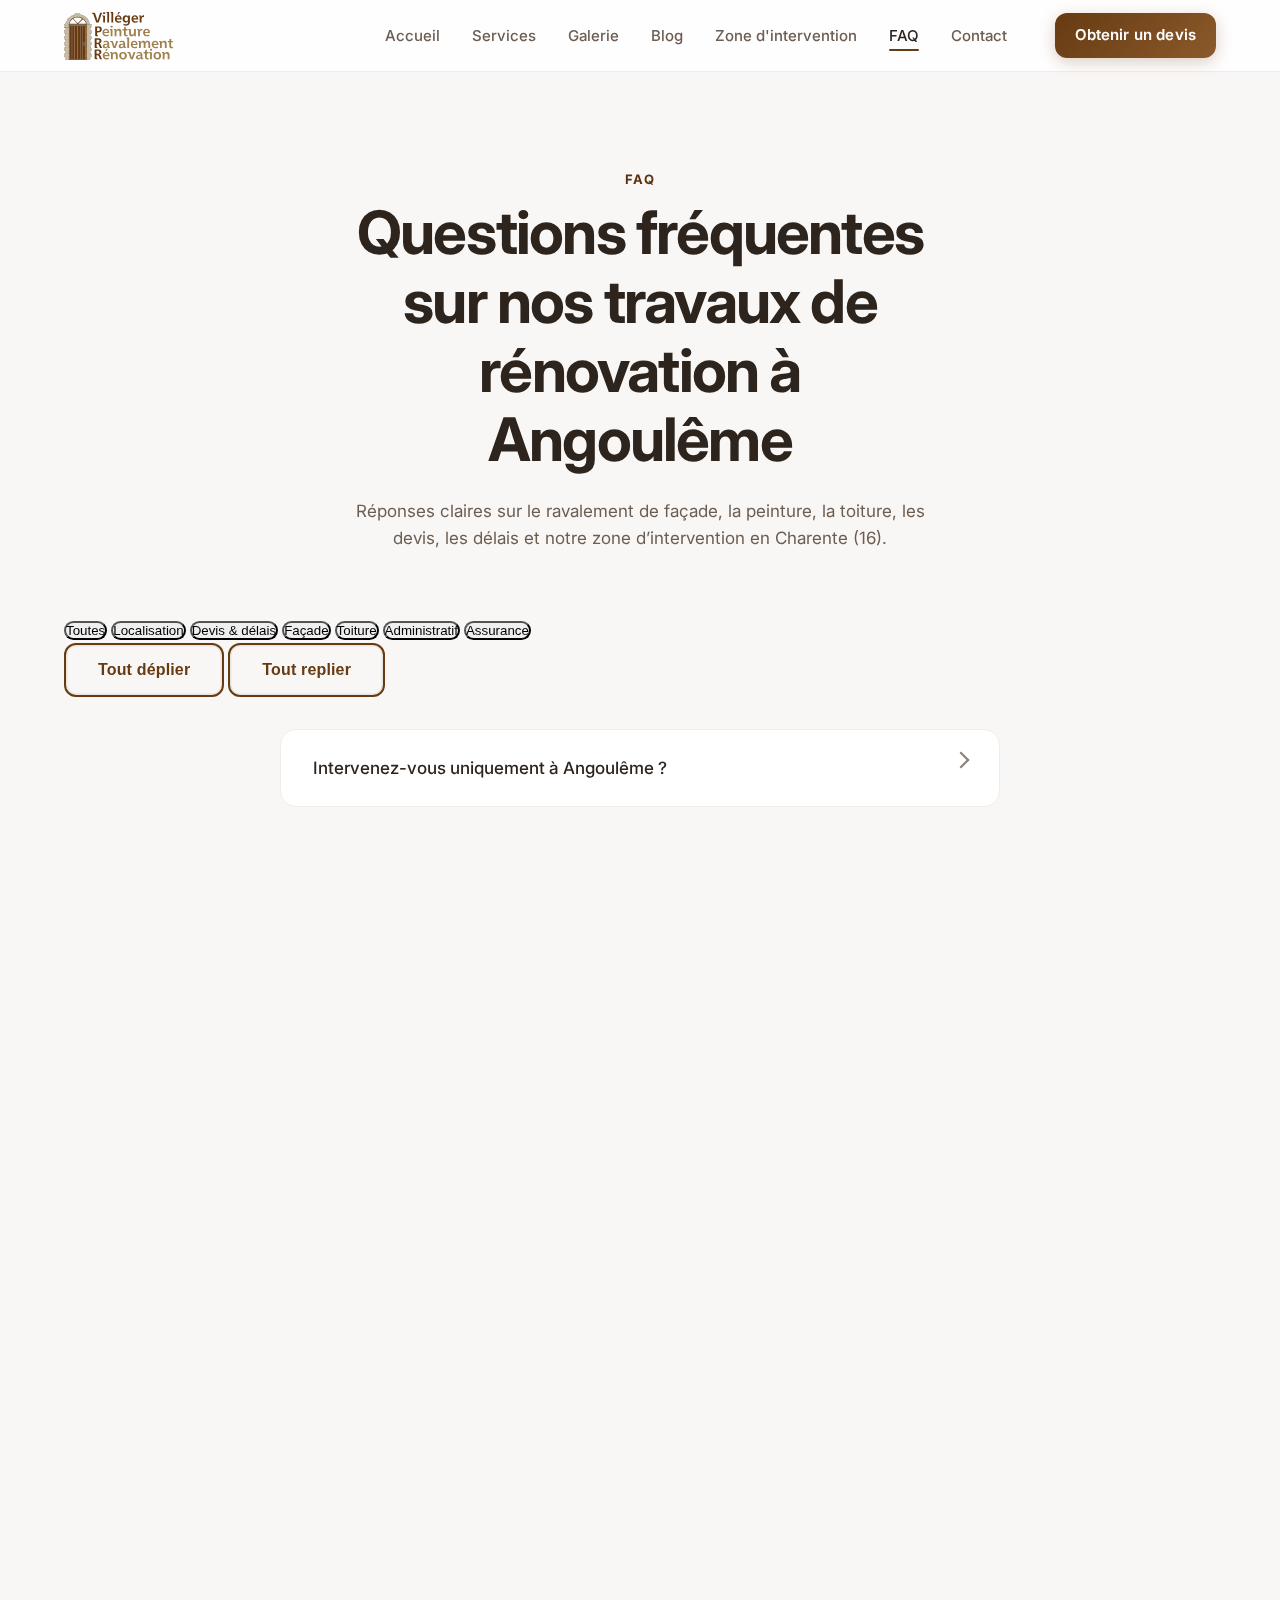
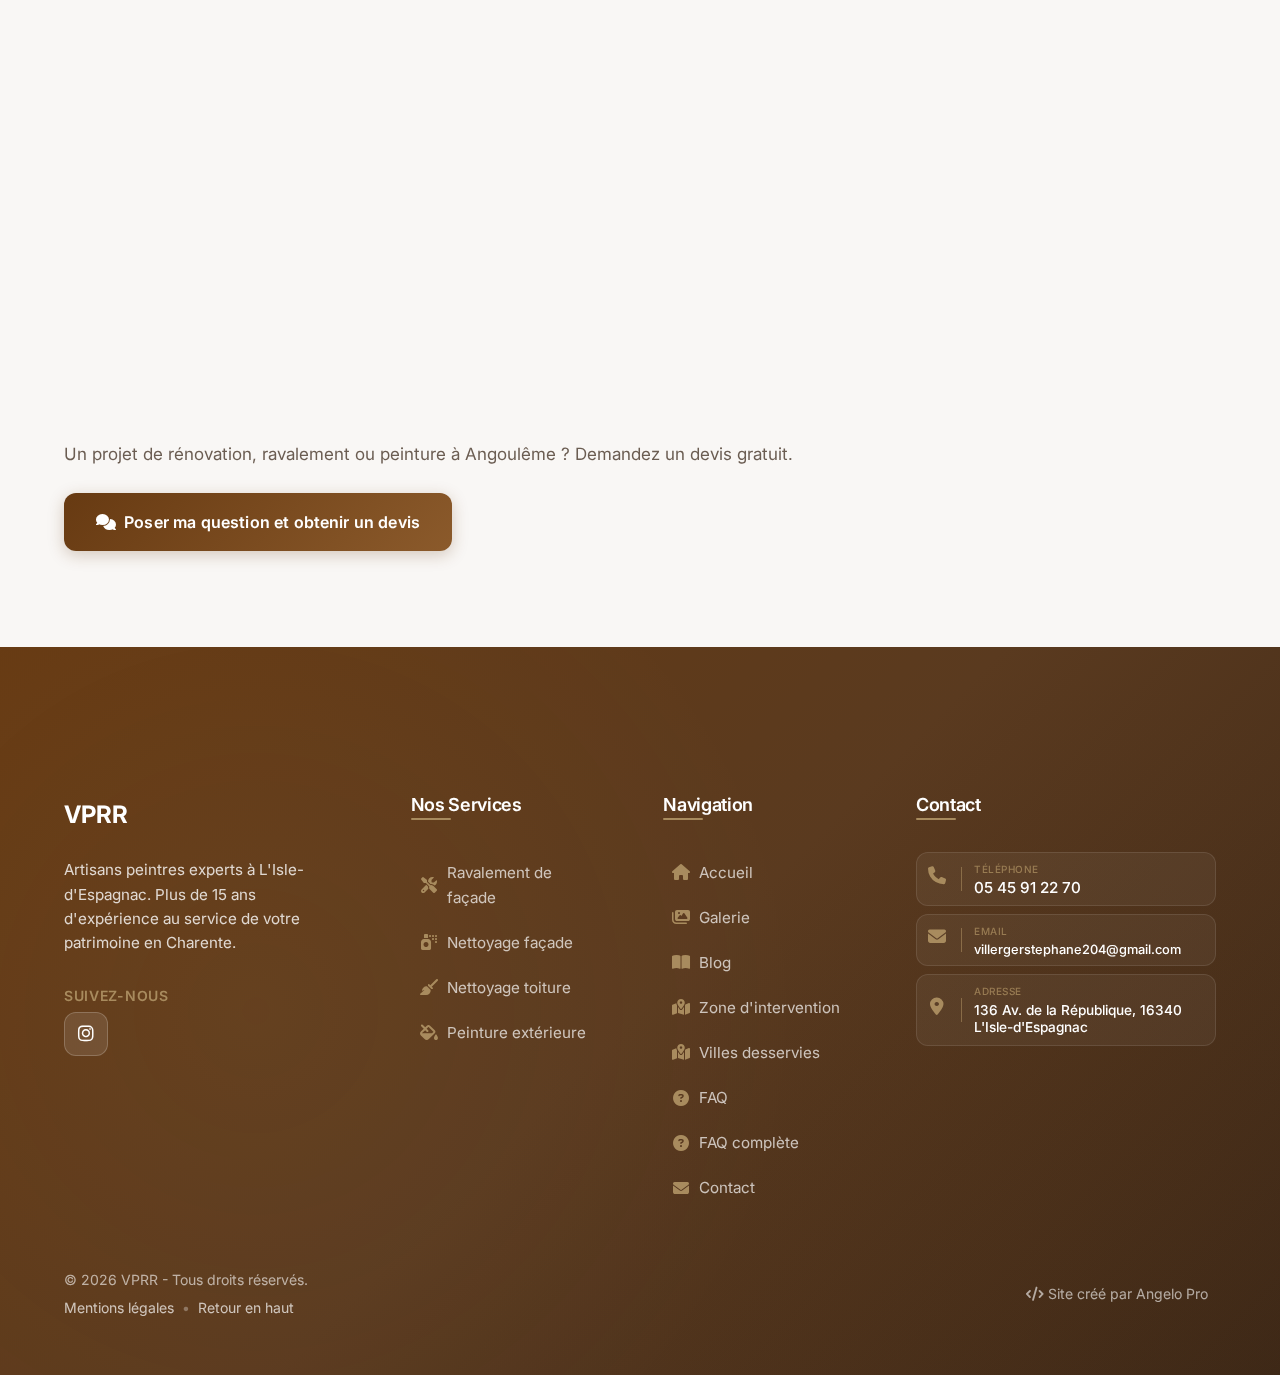
<file: faq-renovation-angouleme.html>
<!DOCTYPE html>
<html lang="fr">
  <head>
    <meta charset="utf-8" />
    <meta name="viewport" content="width=device-width, initial-scale=1" />
    <link rel="preconnect" href="https://fonts.googleapis.com" />
    <link rel="preconnect" href="https://fonts.gstatic.com" crossorigin />
    <link rel="preload" href="assets/css/styles.css" as="style" />
    <link rel="preload" href="assets/css/nav.css" as="style" />
    <link rel="preload" href="media/VPRR-LOGO.svg" as="image" type="image/svg+xml" />

    <title>FAQ rénovation à Angoulême et en Charente | VPRR</title>
    <meta name="description" content="FAQ rénovation à Angoulême (Charente) : ravalement de façade, peinture, toiture, hydro-gommage, devis, délais, prix, démarches. Réponses claires par VPRR." />
    <meta name="keywords" content="FAQ rénovation Angoulême, FAQ ravalement façade Charente, questions peinture Angoulême, devis rénovation 16, hydro-gommage façade, nettoyage toiture, artisan rénovation L'Isle-d'Espagnac" />
    <meta name="author" content="Villéger Peinture Raval Rénovation" />
    <meta name="robots" content="index, follow, max-image-preview:large" />
    <meta name="theme-color" content="#673A12" />
    <link rel="canonical" href="https://vprr.fr/faq-renovation-angouleme.html" />

    <meta property="og:type" content="website" />
    <meta property="og:site_name" content="VPRR - Villéger Peinture Raval Rénovation" />
    <meta property="og:title" content="FAQ rénovation à Angoulême et en Charente | VPRR" />
    <meta property="og:description" content="Toutes les réponses sur nos prestations : façade, peinture, toiture, devis, délais et zone d'intervention en Charente." />
    <meta property="og:url" content="https://vprr.fr/faq-renovation-angouleme.html" />
    <meta property="og:image" content="https://vprr.fr/data/hero.webp" />
    <meta property="og:locale" content="fr_FR" />

    <meta name="twitter:card" content="summary_large_image" />
    <meta name="twitter:title" content="FAQ rénovation à Angoulême | VPRR" />
    <meta name="twitter:description" content="FAQ : ravalement, peinture, toiture, devis, délais, prix. Angoulême et Charente." />

    <link rel="stylesheet" href="assets/css/styles.css" />
    <link rel="stylesheet" href="assets/css/nav.css" />
    <link rel="stylesheet" href="assets/css/utilities.css" />
    <link rel="stylesheet" href="assets/css/responsive.css" />
    <link rel="stylesheet" href="assets/css/faq.css" />
    <link rel="stylesheet" href="assets/css/contact.css" media="print" onload="this.media='all'" />
    <link href="https://fonts.googleapis.com/css2?family=Inter:wght@400;500;600;700&display=swap" rel="stylesheet" media="print" onload="this.media='all'" />
    <link rel="stylesheet" href="https://cdnjs.cloudflare.com/ajax/libs/font-awesome/6.5.1/css/all.min.css" crossorigin="anonymous" referrerpolicy="no-referrer" />

    <link rel="icon" type="image/png" href="https://vprr.fr/media/favicon/favicon-96x96.png" sizes="96x96" />
    <link rel="icon" type="image/svg+xml" href="https://vprr.fr/media/favicon/favicon.svg" />
    <link rel="shortcut icon" href="https://vprr.fr/media/favicon/favicon.ico" />
    <link rel="apple-touch-icon" sizes="180x180" href="https://vprr.fr/media/favicon/apple-touch-icon.png" />

    <script type="application/ld+json">
      {
        "@context": "https://schema.org",
        "@type": "BreadcrumbList",
        "itemListElement": [
          {
            "@type": "ListItem",
            "position": 1,
            "name": "Accueil",
            "item": "https://vprr.fr/"
          },
          {
            "@type": "ListItem",
            "position": 2,
            "name": "FAQ",
            "item": "https://vprr.fr/faq-renovation-angouleme.html"
          }
        ]
      }
    </script>

    <script type="application/ld+json">
      {
        "@context": "https://schema.org",
        "@type": "FAQPage",
        "mainEntity": [
          {
            "@type": "Question",
            "name": "Intervenez-vous uniquement à Angoulême ?",
            "acceptedAnswer": {
              "@type": "Answer",
              "text": "Nous intervenons à Angoulême et dans toute la Charente (16), notamment L'Isle-d'Espagnac, Soyaux, Cognac, La Couronne, Champniers, Ruelle-sur-Touvre, La Rochefoucauld, Barbezieux, Mansle et alentours."
            }
          },
          {
            "@type": "Question",
            "name": "Proposez-vous un devis gratuit ?",
            "acceptedAnswer": {
              "@type": "Answer",
              "text": "Oui. Nous réalisons des devis gratuits et personnalisés, généralement sous 48h, après une visite ou l'analyse de vos besoins."
            }
          },
          {
            "@type": "Question",
            "name": "Quels services de façade proposez-vous ?",
            "acceptedAnswer": {
              "@type": "Answer",
              "text": "Ravalement complet, préparation des supports, réparation, enduits, peinture extérieure, traitements de protection, ainsi que le nettoyage technique (hydro-gommage et démoussage)."
            }
          },
          {
            "@type": "Question",
            "name": "L'hydro-gommage est-il adapté aux façades anciennes ?",
            "acceptedAnswer": {
              "@type": "Answer",
              "text": "Oui, c'est une méthode douce quand elle est correctement réglée. Elle convient souvent à la pierre, la brique et les enduits, car elle limite l'agression du support par rapport à un nettoyage haute pression."
            }
          },
          {
            "@type": "Question",
            "name": "Faut-il une autorisation pour un ravalement de façade ?",
            "acceptedAnswer": {
              "@type": "Answer",
              "text": "Selon votre commune et la nature des travaux, une déclaration préalable peut être nécessaire, notamment si l'aspect extérieur change. Nous pouvons vous guider dans les démarches."
            }
          },
          {
            "@type": "Question",
            "name": "Quand faut-il refaire une façade ?",
            "acceptedAnswer": {
              "@type": "Answer",
              "text": "Quand vous observez des fissures, un farinage, des traces d'humidité, des mousses, un enduit qui se décolle, ou une peinture qui s'écaille. Une inspection permet de confirmer le bon traitement."
            }
          },
          {
            "@type": "Question",
            "name": "Quels sont les délais pour démarrer un chantier ?",
            "acceptedAnswer": {
              "@type": "Answer",
              "text": "Les délais varient selon la saison, la météo et la charge. Après validation du devis, nous planifions une date et communiquons un calendrier clair du chantier."
            }
          },
          {
            "@type": "Question",
            "name": "Travaillez-vous sur toiture (démoussage) ?",
            "acceptedAnswer": {
              "@type": "Answer",
              "text": "Oui. Nous réalisons le nettoyage et le démoussage de toiture à Angoulême et en Charente, avec des méthodes adaptées pour préserver l'étanchéité et prolonger la durée de vie des tuiles."
            }
          },
          {
            "@type": "Question",
            "name": "Êtes-vous assurés ?",
            "acceptedAnswer": {
              "@type": "Answer",
              "text": "Oui. Nous disposons des assurances nécessaires, dont la Responsabilité Civile Professionnelle et, selon les travaux, la garantie applicable. Les attestations sont disponibles sur demande."
            }
          },
          {
            "@type": "Question",
            "name": "Comment protégez-vous mon logement pendant les travaux ?",
            "acceptedAnswer": {
              "@type": "Answer",
              "text": "Nous protégeons les zones sensibles (bâches, masquages, protections des menuiseries et sols) et nous maintenons un chantier propre et sécurisé tout au long de l'intervention."
            }
          }
        ]
      }
    </script>

    <script defer src="assets/js/performance.js"></script>
    <script defer src="assets/js/main.js"></script>
  </head>
  <body>
    <a href="#main-content" class="skip-to-content">Aller au contenu principal</a>

    <header class="site-header" id="top">
      <div class="container header-inner">
        <a href="index.html#top" class="logo" aria-label="VPRR - Accueil">
          <img src="media/VPRR-LOGO.svg" class="logo-img" alt="Villeger Peinture Raval Rénovation" width="150" height="40" />
        </a>

        <button class="burger" aria-label="Ouvrir le menu" aria-controls="primary-nav" aria-expanded="false">
          <span class="burger-bar" aria-hidden="true"></span>
          <span class="burger-bar" aria-hidden="true"></span>
          <span class="burger-bar" aria-hidden="true"></span>
        </button>

        <nav class="primary-nav" id="primary-nav" aria-label="Navigation principale">
          <ul class="menu">
            <li><a class="nav-link" href="index.html#home">Accueil</a></li>
            <li class="has-submenu">
              <a class="nav-link" href="index.html#services">Services</a>
              <ul class="submenu" aria-label="Pages services">
                <li><a href="nettoyage-facade-angouleme.html">Nettoyage de façade <span class="submenu-meta">Angoulême</span></a></li>
                <li><a href="ravalement-facade-angouleme.html">Ravalement de façade <span class="submenu-meta">Charente</span></a></li>
                <li><a href="nettoyage-toiture-angouleme.html">Nettoyage de toiture <span class="submenu-meta">Angoulême</span></a></li>
                <li><a href="peinture-exterieure-charente.html">Peinture extérieure <span class="submenu-meta">Charente</span></a></li>
              </ul>
            </li>
            <li><a class="nav-link" href="index.html#galerie">Galerie</a></li>
            <li><a class="nav-link" href="index.html#blog">Blog</a></li>
            <li><a class="nav-link" href="index.html#zone">Zone d'intervention</a></li>
            <li><a class="nav-link" href="#faq" aria-current="page">FAQ</a></li>
            <li><a class="nav-link" href="index.html#contact">Contact</a></li>
            <li class="menu-cta">
              <a class="btn btn-primary" href="index.html#contact">Obtenir un devis</a>
            </li>
          </ul>
        </nav>
      </div>
    </header>

    <main id="main-content">
      <section class="section" aria-labelledby="faq-page-title">
        <div class="container">
          <header class="section-header">
            <p class="section-eyebrow">FAQ</p>
            <h1 id="faq-page-title">Questions fréquentes sur nos travaux de rénovation à Angoulême</h1>
            <p>Réponses claires sur le ravalement de façade, la peinture, la toiture, les devis, les délais et notre zone d’intervention en Charente (16).</p>
          </header>

          <div class="faq-page-controls" data-faq-controls>
            <div class="faq-filters" aria-label="Catégories FAQ">
              <button type="button" class="faq-filter-btn active" data-faq-filter="all" aria-pressed="true">Toutes</button>
              <button type="button" class="faq-filter-btn" data-faq-filter="localisation" aria-pressed="false">Localisation</button>
              <button type="button" class="faq-filter-btn" data-faq-filter="devis" aria-pressed="false">Devis & délais</button>
              <button type="button" class="faq-filter-btn" data-faq-filter="facade" aria-pressed="false">Façade</button>
              <button type="button" class="faq-filter-btn" data-faq-filter="toiture" aria-pressed="false">Toiture</button>
              <button type="button" class="faq-filter-btn" data-faq-filter="administratif" aria-pressed="false">Administratif</button>
              <button type="button" class="faq-filter-btn" data-faq-filter="assurance" aria-pressed="false">Assurance</button>
            </div>
            <div class="faq-bulk">
              <button type="button" class="btn btn-secondary faq-bulk-btn" data-faq-expand>Tout déplier</button>
              <button type="button" class="btn btn-secondary faq-bulk-btn" data-faq-collapse>Tout replier</button>
            </div>
          </div>

          <section id="faq" aria-label="FAQ rénovation Angoulême">
            <div class="faq-accordion" data-faq-exclusive="0">
              <details class="faq-item" data-faq-category="localisation">
                <summary class="faq-question">Intervenez-vous uniquement à Angoulême&nbsp;?</summary>
                <div class="faq-answer">
                  <p>Non. Nous intervenons à Angoulême et dans toute la Charente (16), notamment à L'Isle-d'Espagnac, Soyaux, Cognac, La Couronne, Champniers, Ruelle-sur-Touvre, La Rochefoucauld, Barbezieux, Mansle et aux alentours.</p>
                </div>
              </details>

              <details class="faq-item" data-faq-category="devis">
                <summary class="faq-question">Proposez-vous un devis gratuit et rapide&nbsp;?</summary>
                <div class="faq-answer">
                  <p>Oui. Nous proposons un devis gratuit et personnalisé. Selon le projet, nous pouvons vous transmettre une estimation sous 48h après visite ou réception des informations nécessaires.</p>
                </div>
              </details>

              <details class="faq-item" data-faq-category="devis">
                <summary class="faq-question">Quels sont vos services principaux (façade, toiture, peinture)&nbsp;?</summary>
                <div class="faq-answer">
                  <p>Nous réalisons le ravalement de façade, le nettoyage de façade (hydro-gommage, démoussage), la peinture intérieure et extérieure, ainsi que le nettoyage de toiture. Nous intervenons aussi sur la préparation des supports et la protection des surfaces.</p>
                </div>
              </details>

              <details class="faq-item" data-faq-category="facade">
                <summary class="faq-question">Quand faut-il faire un ravalement de façade&nbsp;?</summary>
                <div class="faq-answer">
                  <p>Quand la façade présente des fissures, un enduit qui se décolle, une peinture qui s’écaille, un farinage, des traces d’humidité ou une prolifération de mousses. Une inspection permet de choisir le bon traitement.</p>
                </div>
              </details>

              <details class="faq-item" data-faq-category="administratif">
                <summary class="faq-question">Faut-il une autorisation de la mairie pour refaire sa façade&nbsp;?</summary>
                <div class="faq-answer">
                  <p>Selon votre commune et la nature des travaux, une déclaration préalable peut être nécessaire, surtout si l’aspect extérieur change. Nous pouvons vous accompagner pour sécuriser la démarche.</p>
                </div>
              </details>

              <details class="faq-item" data-faq-category="facade">
                <summary class="faq-question">L’hydro-gommage risque-t-il d’abîmer la façade&nbsp;?</summary>
                <div class="faq-answer">
                  <p>Non, lorsque la pression et l’abrasif sont correctement adaptés au support. C’est une technique douce, souvent recommandée pour les façades en pierre, brique ou enduit, afin de nettoyer sans altérer la surface.</p>
                </div>
              </details>

              <details class="faq-item" data-faq-category="facade">
                <summary class="faq-question">Quel est l’intérêt d’un traitement après nettoyage (façade / toiture)&nbsp;?</summary>
                <div class="faq-answer">
                  <p>Un traitement adapté peut limiter le retour des mousses, améliorer la protection face aux intempéries et prolonger la durée de vie du support. Le choix dépend du matériau et de l’état du chantier.</p>
                </div>
              </details>

              <details class="faq-item" data-faq-category="devis">
                <summary class="faq-question">Quels facteurs influencent le prix d’un ravalement ou d’une peinture extérieure&nbsp;?</summary>
                <div class="faq-answer">
                  <p>La surface, l’état du support, l’accès (échafaudage), la préparation (réparations), le type de finition et les traitements. Un devis sur place permet une estimation fiable.</p>
                </div>
              </details>

              <details class="faq-item" data-faq-category="devis">
                <summary class="faq-question">Combien de temps dure un chantier de façade&nbsp;?</summary>
                <div class="faq-answer">
                  <p>La durée varie selon la surface, la météo et les étapes (préparation, réparations, finitions). Nous définissons un planning clair avant le démarrage.</p>
                </div>
              </details>

              <details class="faq-item" data-faq-category="toiture">
                <summary class="faq-question">Travaillez-vous sur toiture (démoussage / nettoyage)&nbsp;?</summary>
                <div class="faq-answer">
                  <p>Oui. Nous proposons le nettoyage et le démoussage de toiture à Angoulême et en Charente. L’objectif est de préserver l’étanchéité et d’éviter la rétention d’humidité qui fragilise les tuiles.</p>
                </div>
              </details>

              <details class="faq-item" data-faq-category="devis">
                <summary class="faq-question">Comment protégez-vous mon intérieur et mes meubles pendant les travaux&nbsp;?</summary>
                <div class="faq-answer">
                  <p>Nous mettons en place des protections (bâches, masquages) et nous travaillons proprement pour limiter la poussière et les projections. Le chantier est nettoyé régulièrement.</p>
                </div>
              </details>

              <details class="faq-item" data-faq-category="assurance">
                <summary class="faq-question">Êtes-vous assurés en cas de problème&nbsp;?</summary>
                <div class="faq-answer">
                  <p>Oui. Nous disposons des assurances nécessaires (Responsabilité Civile Professionnelle, et garanties applicables selon les travaux). Les attestations sont disponibles sur demande.</p>
                </div>
              </details>

              <details class="faq-item" data-faq-category="devis">
                <summary class="faq-question">Comment se passe la prise de rendez-vous&nbsp;?</summary>
                <div class="faq-answer">
                  <p>Vous nous contactez par téléphone ou via le formulaire, puis nous planifions une visite si besoin. Nous validons ensuite le devis et fixons une date d’intervention.</p>
                </div>
              </details>

              <details class="faq-item" data-faq-category="devis">
                <summary class="faq-question">Quels travaux faire en priorité pour valoriser une maison en Charente&nbsp;?</summary>
                <div class="faq-answer">
                  <p>La façade (ravalement, peinture extérieure) est souvent le meilleur levier visuel. Ensuite, la toiture et l’entretien (démoussage) protègent le bâti. À l’intérieur, une peinture soignée améliore immédiatement la perception.</p>
                </div>
              </details>

              <details class="faq-item" data-faq-category="facade">
                <summary class="faq-question">Intervenez-vous sur des bâtiments anciens (pierre, maisons charentaises)&nbsp;?</summary>
                <div class="faq-answer">
                  <p>Oui, et nous adaptons les méthodes aux supports. Sur l’ancien, la préparation et le choix des produits sont essentiels pour préserver la respiration des murs et éviter les désordres.</p>
                </div>
              </details>
            </div>
          </section>

          <div class="faq-actions">
            <p class="faq-actions-text">Un projet de rénovation, ravalement ou peinture à Angoulême&nbsp;? Demandez un devis gratuit.</p>
            <a href="index.html#contact" class="btn btn-primary faq-actions-btn">
              <i class="fa-solid fa-comments" aria-hidden="true"></i>
              Poser ma question et obtenir un devis
            </a>
          </div>
        </div>
      </section>
    </main>

    <script src="assets/js/footer.js"></script>
  </body>
</html>
</file>
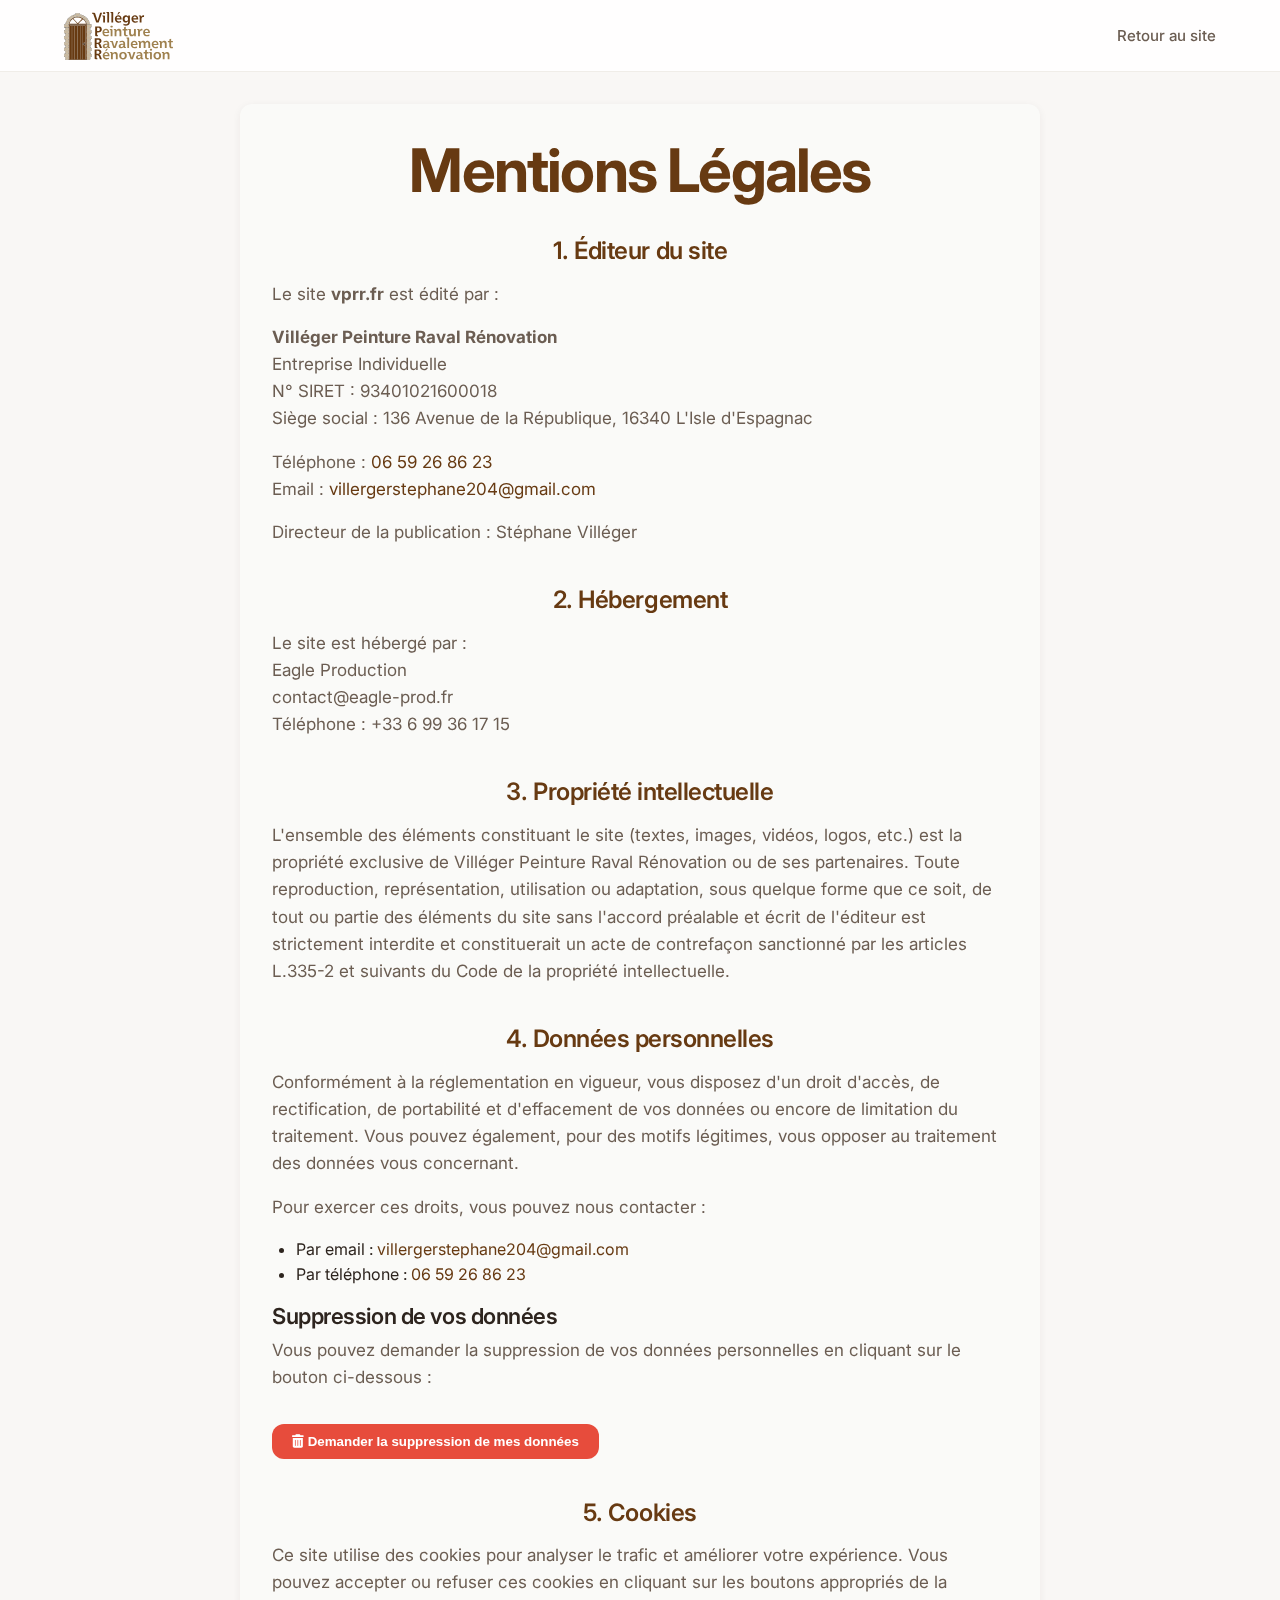
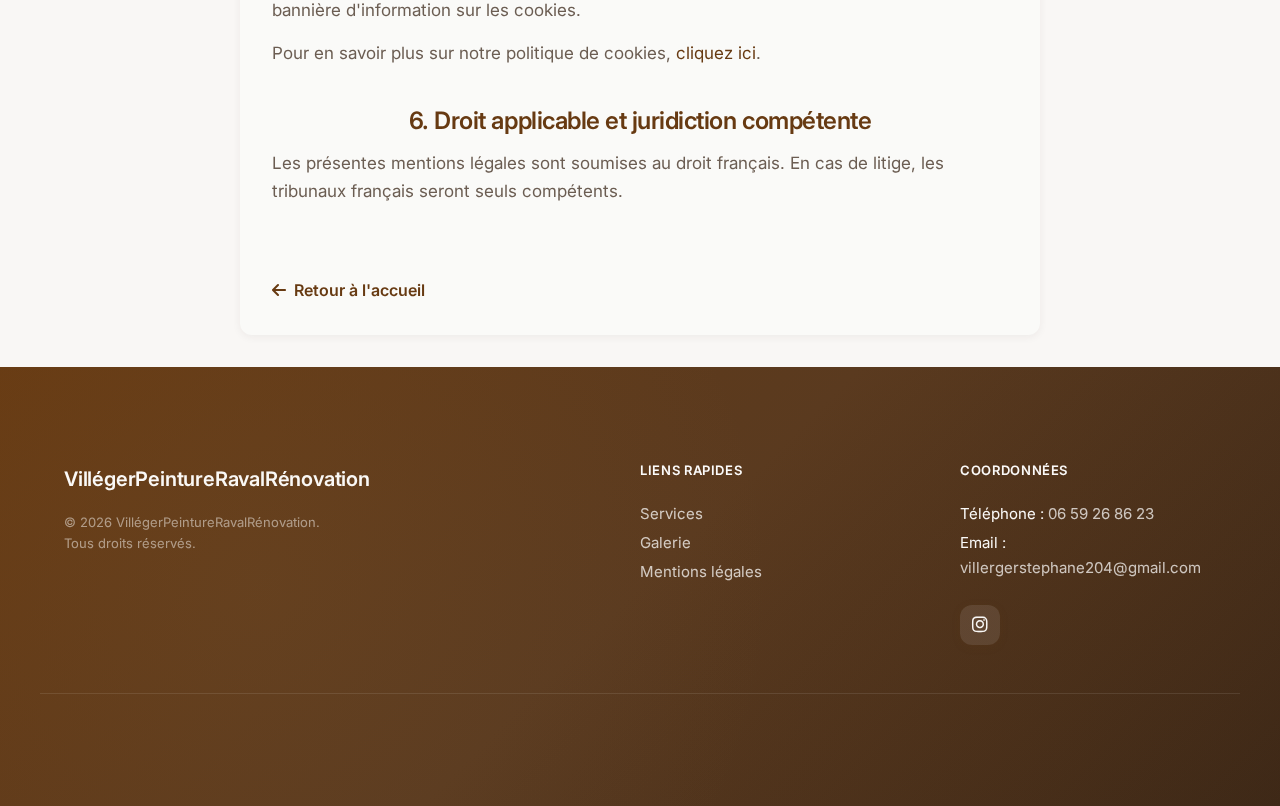
<file: mentions-legales.html>
<!DOCTYPE html>
<html lang="fr">
<head>
    <meta charset="UTF-8">
    <meta name="viewport" content="width=device-width, initial-scale=1.0">
    <title>Mentions Légales - Villéger Peinture Raval Rénovation</title>
    <link rel="stylesheet" href="assets/css/styles.css" />
    <link rel="stylesheet" href="assets/css/nav.css" />
    <link href="https://fonts.googleapis.com/css2?family=Inter:wght@400;600;700&display=swap" rel="stylesheet" />
    <link rel="stylesheet" href="https://cdnjs.cloudflare.com/ajax/libs/font-awesome/6.5.0/css/all.min.css" />
    <link rel="icon" type="image/png" href="media/favicon/favicon-96x96.png" sizes="96x96" />
    <link rel="icon" type="image/svg+xml" href="media/favicon/favicon.svg" />
    <link rel="shortcut icon" href="media/favicon/favicon.ico" />
    <link rel="apple-touch-icon" sizes="180x180" href="media/favicon/apple-touch-icon.png" />
    <meta name="apple-mobile-web-app-title" content="PeintureRavalRénovation" />
    <link rel="manifest" href="media/favicon/site.webmanifest" />
    <style>
        .legal-container {
            max-width: 800px;
            margin: 2rem auto;
            padding: 2rem;
            background: var(--color-panel);
            border-radius: var(--radius);
            box-shadow: var(--shadow-sm);
        }
        .legal-container h1 {
            color: var(--color-primary);
            margin-bottom: 2rem;
            text-align: center;
        }
        .legal-section {
            margin-bottom: 2.5rem;
        }
        .legal-section h2 {
            color: var(--color-primary);
            margin: 1.5rem 0 1rem;
            font-size: 1.5rem;
        }
        .legal-section p, .legal-section ul {
            line-height: 1.6;
            margin-bottom: 1rem;
        }
        .legal-section ul {
            padding-left: 1.5rem;
        }
        .back-to-home {
            display: inline-flex;
            align-items: center;
            gap: 0.5rem;
            margin-top: 2rem;
            color: var(--color-primary);
            text-decoration: none;
            font-weight: 600;
        }
        .back-to-home:hover {
            text-decoration: underline;
        }
        .btn-delete-data {
            background-color: #e74c3c;
            color: white;
            border: none;
            padding: 10px 20px;
            border-radius: 4px;
            cursor: pointer;
            font-weight: 600;
            margin-top: 1rem;
            transition: background-color 0.3s;
        }
        .btn-delete-data:hover {
            background-color: #c0392b;
        }
    </style>
</head>
<body>
    <header class="site-header" id="top">
        <div class="container header-inner">
            <a href="index.html" class="logo" aria-label="Retour à l'accueil">
                <img src="media/VPRR-LOGO.svg" class="logo-img" alt="Villéger Peinture Raval Rénovation" width="150" height="40" />
            </a>
            <nav class="primary-nav" id="primary-nav">
                <ul class="menu">
                    <li><a class="nav-link" href="index.html">Retour au site</a></li>
                </ul>
            </nav>
        </div>
    </header>

    <main class="legal-container">
        <h1>Mentions Légales</h1>
        
        <div class="legal-section">
            <h2>1. Éditeur du site</h2>
            <p>Le site <strong>vprr.fr</strong> est édité par&nbsp;:</p>
            <p><strong>Villéger Peinture Raval Rénovation</strong><br>
            Entreprise Individuelle<br>
            N° SIRET : 93401021600018<br>
            Siège social&nbsp;: 136 Avenue de la République, 16340 L'Isle d'Espagnac</p>
            <p>Téléphone&nbsp;: <a href="tel:+33659268623">06 59 26 86 23</a><br>
            Email&nbsp;: <a href="mailto:villergerstephane204@gmail.com">villergerstephane204@gmail.com</a></p>
            <p>Directeur de la publication&nbsp;: Stéphane Villéger</p>
        </div>

        <div class="legal-section">
            <h2>2. Hébergement</h2>
            <p>Le site est hébergé par&nbsp;:<br>
            Eagle Production<br>
            contact@eagle-prod.fr<br>
            Téléphone&nbsp;: +33 6 99 36 17 15</p>
        </div>

        <div class="legal-section">
            <h2>3. Propriété intellectuelle</h2>
            <p>L'ensemble des éléments constituant le site (textes, images, vidéos, logos, etc.) est la propriété exclusive de Villéger Peinture Raval Rénovation ou de ses partenaires. Toute reproduction, représentation, utilisation ou adaptation, sous quelque forme que ce soit, de tout ou partie des éléments du site sans l'accord préalable et écrit de l'éditeur est strictement interdite et constituerait un acte de contrefaçon sanctionné par les articles L.335-2 et suivants du Code de la propriété intellectuelle.</p>
        </div>

        <div class="legal-section">
            <h2>4. Données personnelles</h2>
            <p>Conformément à la réglementation en vigueur, vous disposez d'un droit d'accès, de rectification, de portabilité et d'effacement de vos données ou encore de limitation du traitement. Vous pouvez également, pour des motifs légitimes, vous opposer au traitement des données vous concernant.</p>
            <p>Pour exercer ces droits, vous pouvez nous contacter&nbsp;:</p>
            <ul>
                <li>Par email&nbsp;: <a href="mailto:villergerstephane204@gmail.com">villergerstephane204@gmail.com</a></li>
                <li>Par téléphone&nbsp;: <a href="tel:+33659268623">06 59 26 86 23</a></li>
            </ul>
            
            <h3>Suppression de vos données</h3>
            <p>Vous pouvez demander la suppression de vos données personnelles en cliquant sur le bouton ci-dessous&nbsp;:</p>
            <button id="deleteDataBtn" class="btn-delete-data">
                <i class="fas fa-trash-alt"></i> Demander la suppression de mes données
            </button>
            <p id="deleteMessage" style="display: none; color: #27ae60; margin-top: 10px;">
                Votre demande a bien été prise en compte. Nous traiterons votre demande dans les plus brefs délais.
            </p>
        </div>

        <div class="legal-section">
            <h2>5. Cookies</h2>
            <p>Ce site utilise des cookies pour analyser le trafic et améliorer votre expérience. Vous pouvez accepter ou refuser ces cookies en cliquant sur les boutons appropriés de la bannière d'information sur les cookies.</p>
            <p>Pour en savoir plus sur notre politique de cookies, <a href="#" id="cookieSettings">cliquez ici</a>.</p>
        </div>

        <div class="legal-section">
            <h2>6. Droit applicable et juridiction compétente</h2>
            <p>Les présentes mentions légales sont soumises au droit français. En cas de litige, les tribunaux français seront seuls compétents.</p>
        </div>

        <a href="index.html" class="back-to-home">
            <i class="fas fa-arrow-left"></i> Retour à l'accueil
        </a>
    </main>

    <footer class="site-footer" aria-label="Pied de page">
        <div class="container footer-grid">
            <div class="footer-col">
                <div class="logo">VillégerPeintureRavalRénovation</div>
                <div class="copyright">© <span id="year"></span> VillégerPeintureRavalRénovation.<br>Tous droits réservés.</div>
            </div>
            <div class="footer-col">
                <h3>Liens rapides</h3>
                <ul class="footer-links">
                    <li><a href="index.html#services">Services</a></li>
                    <li><a href="index.html#galerie">Galerie</a></li>
                    <li><a href="mentions-legales.html">Mentions légales</a></li>
                </ul>
            </div>
            <div class="footer-col">
                <h3>Coordonnées</h3>
                <ul class="footer-contacts">
                    <li>Téléphone&nbsp;: <a href="tel:+33659268623">06 59 26 86 23</a></li>
                    <li>Email&nbsp;: <a href="mailto:villergerstephane204@gmail.com">villergerstephane204@gmail.com</a></li>
                </ul>
                <div class="socials" aria-label="Réseaux sociaux">
                    <a href="https://www.instagram.com/peinture_raval_renovation/" target="_blank" rel="noopener noreferrer" aria-label="Instagram" class="social-badge"><i class="fa-brands fa-instagram" aria-hidden="true"></i></a>
                </div>
            </div>
        </div>
    </footer>

    <script>
        // Mise à jour de l'année du copyright
        document.getElementById('year').textContent = new Date().getFullYear();

        // Gestion du bouton de suppression des données
        document.getElementById('deleteDataBtn').addEventListener('click', function() {
            const message = document.getElementById('deleteMessage');
            const email = 'villergerstephane204@gmail.com';
            const subject = 'Demande de suppression des données personnelles';
            const body = 'Bonjour,\n\nJe souhaite exercer mon droit à l\'effacement de mes données personnelles conformément au RGPD.\n\nVoici les informations me concernant :\n- Nom : \n- Prénom : \n- Email : \n- Téléphone : \n\nCordialement,';
            
            window.location.href = `mailto:${email}?subject=${encodeURIComponent(subject)}&body=${encodeURIComponent(body)}`;
            
            // Afficher le message de confirmation
            message.style.display = 'block';
            
            // Masquer le message après 10 secondes
            setTimeout(() => {
                message.style.display = 'none';
            }, 10000);
        });

        // Gestion des paramètres de cookies
        document.getElementById('cookieSettings').addEventListener('click', function(e) {
            e.preventDefault();
            // Ici, vous pouvez ajouter le code pour ouvrir une fenêtre modale de paramètres de cookies
            alert('Fonctionnalité de paramétrage des cookies à implémenter.');
        });
    </script>
</body>
</html>
</file>
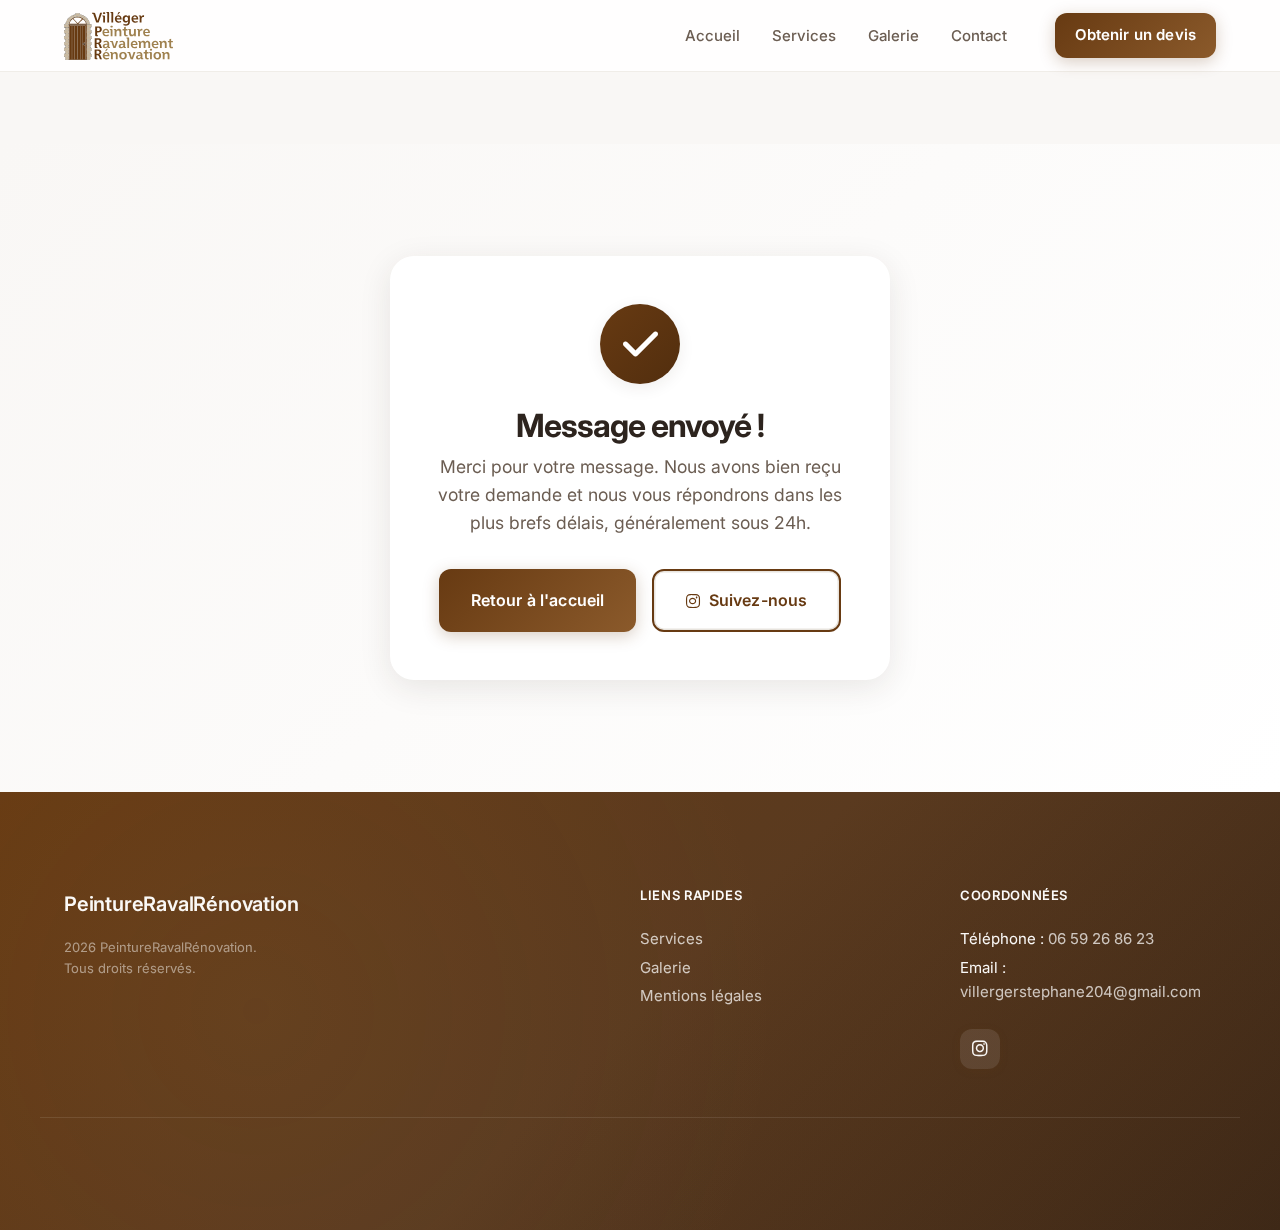
<file: merci.html>
<!DOCTYPE html>
<html lang="fr">
<head>
    <meta charset="UTF-8">
    <meta name="viewport" content="width=device-width, initial-scale=1.0">
    <title>Message envoyé - Villéger Peinture Raval Rénovation</title>
    <meta name="theme-color" content="#673A12" />
    
    <!-- Favicons -->
    <link rel="icon" type="image/png" href="media/favicon/favicon-96x96.png" sizes="96x96" />
    <link rel="icon" type="image/svg+xml" href="media/favicon/favicon.svg" />
    <link rel="shortcut icon" href="media/favicon/favicon.ico" />
    <link rel="apple-touch-icon" sizes="180x180" href="media/favicon/apple-touch-icon.png" />
    <meta name="apple-mobile-web-app-title" content="PeintureRavalRénovation" />
    <link rel="manifest" href="media/favicon/site.webmanifest" />
    
    <!-- CSS -->
    <link rel="stylesheet" href="assets/css/styles.css">
    <link rel="stylesheet" href="assets/css/nav.css">
    <link rel="stylesheet" href="assets/css/contact.css">
    <link href="https://fonts.googleapis.com/css2?family=Inter:wght@400;500;600;700&display=swap" rel="stylesheet">
    <link rel="stylesheet" href="https://cdnjs.cloudflare.com/ajax/libs/font-awesome/6.5.0/css/all.min.css">
    <style>
        .thank-you-main {
            min-height: calc(80vh - var(--header-height));
            display: flex;
            align-items: center;
            justify-content: center;
            background: linear-gradient(135deg, var(--color-bg) 0%, var(--color-surface) 100%);
            padding: var(--space-xl) var(--space-lg);
            margin-top: var(--header-height); /* Ajout pour éviter que le header fixe ne cache le contenu */
        }
        .thank-you-card {
            background: var(--color-white);
            border-radius: var(--radius-xl);
            box-shadow: var(--shadow-lg);
            padding: var(--space-2xl);
            text-align: center;
            max-width: 500px;
            width: 100%;
            animation: fadeInUp 0.6s ease-out forwards;
        }
        .thank-you-icon {
            width: 80px;
            height: 80px;
            background: linear-gradient(135deg, var(--color-primary) 0%, var(--color-primary-hover) 100%);
            border-radius: 50%;
            display: flex;
            align-items: center;
            justify-content: center;
            margin: 0 auto var(--space-lg) auto;
            color: var(--color-white);
            font-size: 2.5rem;
            box-shadow: var(--shadow-md);
        }
        .thank-you-title {
            font-size: 2rem;
            margin-bottom: var(--space-sm);
            color: var(--color-text);
        }
        .thank-you-text {
            color: var(--color-text-light);
            line-height: 1.6;
            margin-bottom: var(--space-xl);
            font-size: 1.1rem;
        }
        .thank-you-actions {
            display: flex;
            flex-direction: column;
            gap: var(--space-md);
        }
        @media (min-width: 480px) {
            .thank-you-actions {
                flex-direction: row;
                justify-content: center;
            }
        }
        @keyframes fadeInUp {
            from { opacity: 0; transform: translateY(20px); }
            to { opacity: 1; transform: translateY(0); }
        }
    </style>
</head>
<body>
    <!-- Header -->
    <header class="site-header" id="top">
      <div class="container header-inner">
        <a href="/" class="logo" aria-label="Retour à l'accueil"><img src="media/VPRR-LOGO.svg" class="logo-img" alt="Villeger Peinture Raval Rénovation" width="150" height="40" /></a>
        <button class="burger" aria-label="Ouvrir le menu" aria-controls="primary-nav" aria-expanded="false">
          <span class="burger-bar" aria-hidden="true"></span>
          <span class="burger-bar" aria-hidden="true"></span>
          <span class="burger-bar" aria-hidden="true"></span>
        </button>
        <nav class="primary-nav" id="primary-nav" aria-label="Navigation principale">
          <ul class="menu">
            <li><a class="nav-link" href="/">Accueil</a></li>
            <li><a class="nav-link" href="/#services">Services</a></li>
            <li><a class="nav-link" href="/#galerie">Galerie</a></li>
            <li><a class="nav-link" href="/#contact">Contact</a></li>
            <li class="menu-cta">
              <a class="btn btn-primary" href="/#contact">Obtenir un devis</a>
            </li>
          </ul>
        </nav>
      </div>
    </header>

    <main class="thank-you-main">
        <div class="thank-you-card">
            <div class="thank-you-icon">
                <i class="fa-solid fa-check"></i>
            </div>
            <h1 class="thank-you-title">Message envoyé&nbsp;!</h1>
            <p class="thank-you-text">
                Merci pour votre message. Nous avons bien reçu votre demande et nous vous répondrons dans les plus brefs délais, généralement sous 24h.
            </p>
            <div class="thank-you-actions">
                <a href="/" class="btn btn-primary">Retour à l'accueil</a>
                <a href="https://www.instagram.com/peinture_raval_renovation/" target="_blank" class="btn btn-secondary">
                    <i class="fa-brands fa-instagram"></i>
                    Suivez-nous
                </a>
            </div>
        </div>
    </main>

    <!-- Footer -->
    <footer class="site-footer" aria-label="Pied de page">
      <div class="container footer-grid">
        <div class="footer-col">
          <div class="logo">PeintureRavalRénovation</div>
          <div class="copyright"> <span id="year"></span> PeintureRavalRénovation.<br>Tous droits réservés.</div>
        </div>
        <div class="footer-col">
          <h3>Liens rapides</h3>
          <ul class="footer-links">
            <li><a href="/#services">Services</a></li>
            <li><a href="/#galerie">Galerie</a></li>
            <li><a href="/mentions-legales.html">Mentions légales</a></li>
          </ul>
        </div>
        <div class="footer-col">
          <h3>Coordonnées</h3>
          <ul class="footer-contacts">
            <li>Téléphone&nbsp;: <a href="tel:+33659268623">06 59 26 86 23</a></li>
            <li>Email&nbsp;: <a href="mailto:villergerstephane204@gmail.com">villergerstephane204@gmail.com</a></li>
          </ul>
          <div class="socials" aria-label="Réseaux sociaux">
            <a href="https://www.instagram.com/peinture_raval_renovation/" target="_blank" rel="noopener noreferrer" aria-label="Instagram" class="social-badge"><i class="fa-brands fa-instagram" aria-hidden="true"></i></a>
          </div>
        </div>
      </div>
    </footer>

    <script defer src="assets/js/main.js"></script>
    <script>
        document.getElementById('year').textContent = new Date().getFullYear();
    </script>
</body>
</html>
</file>
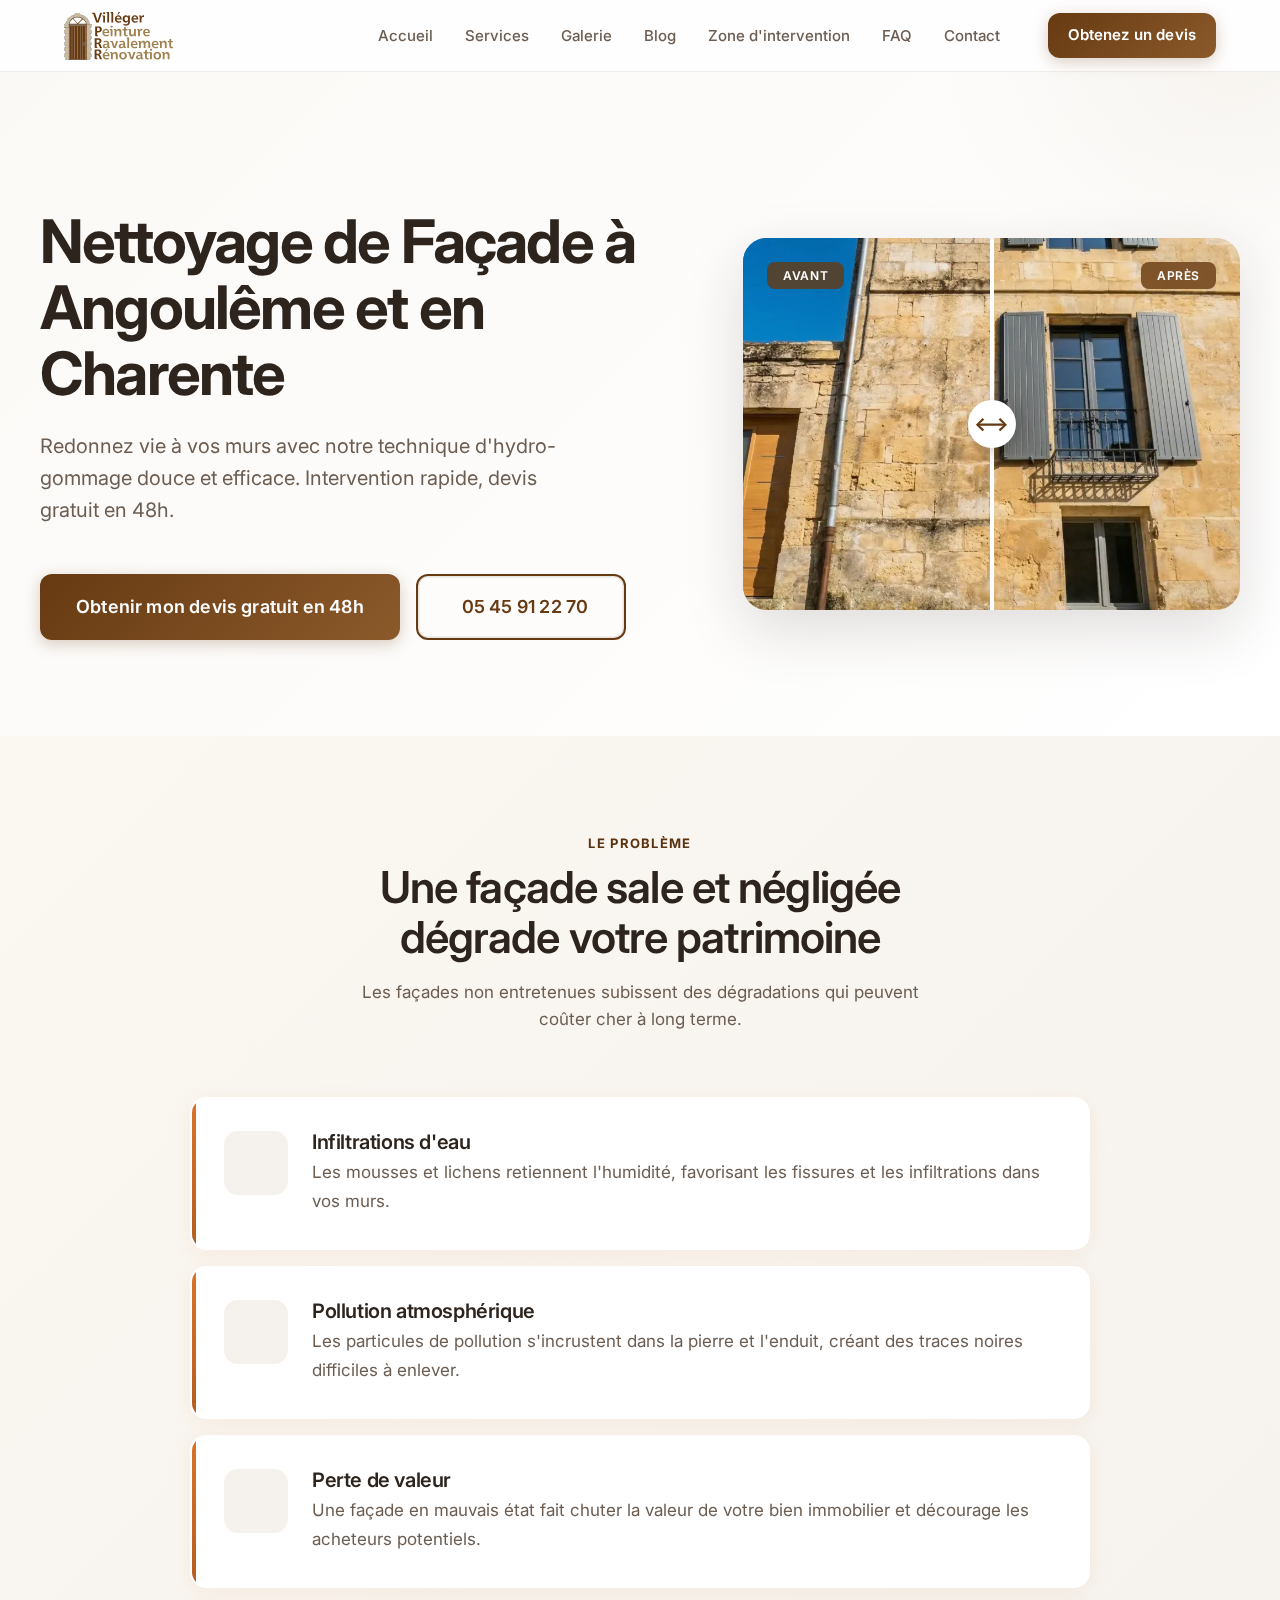
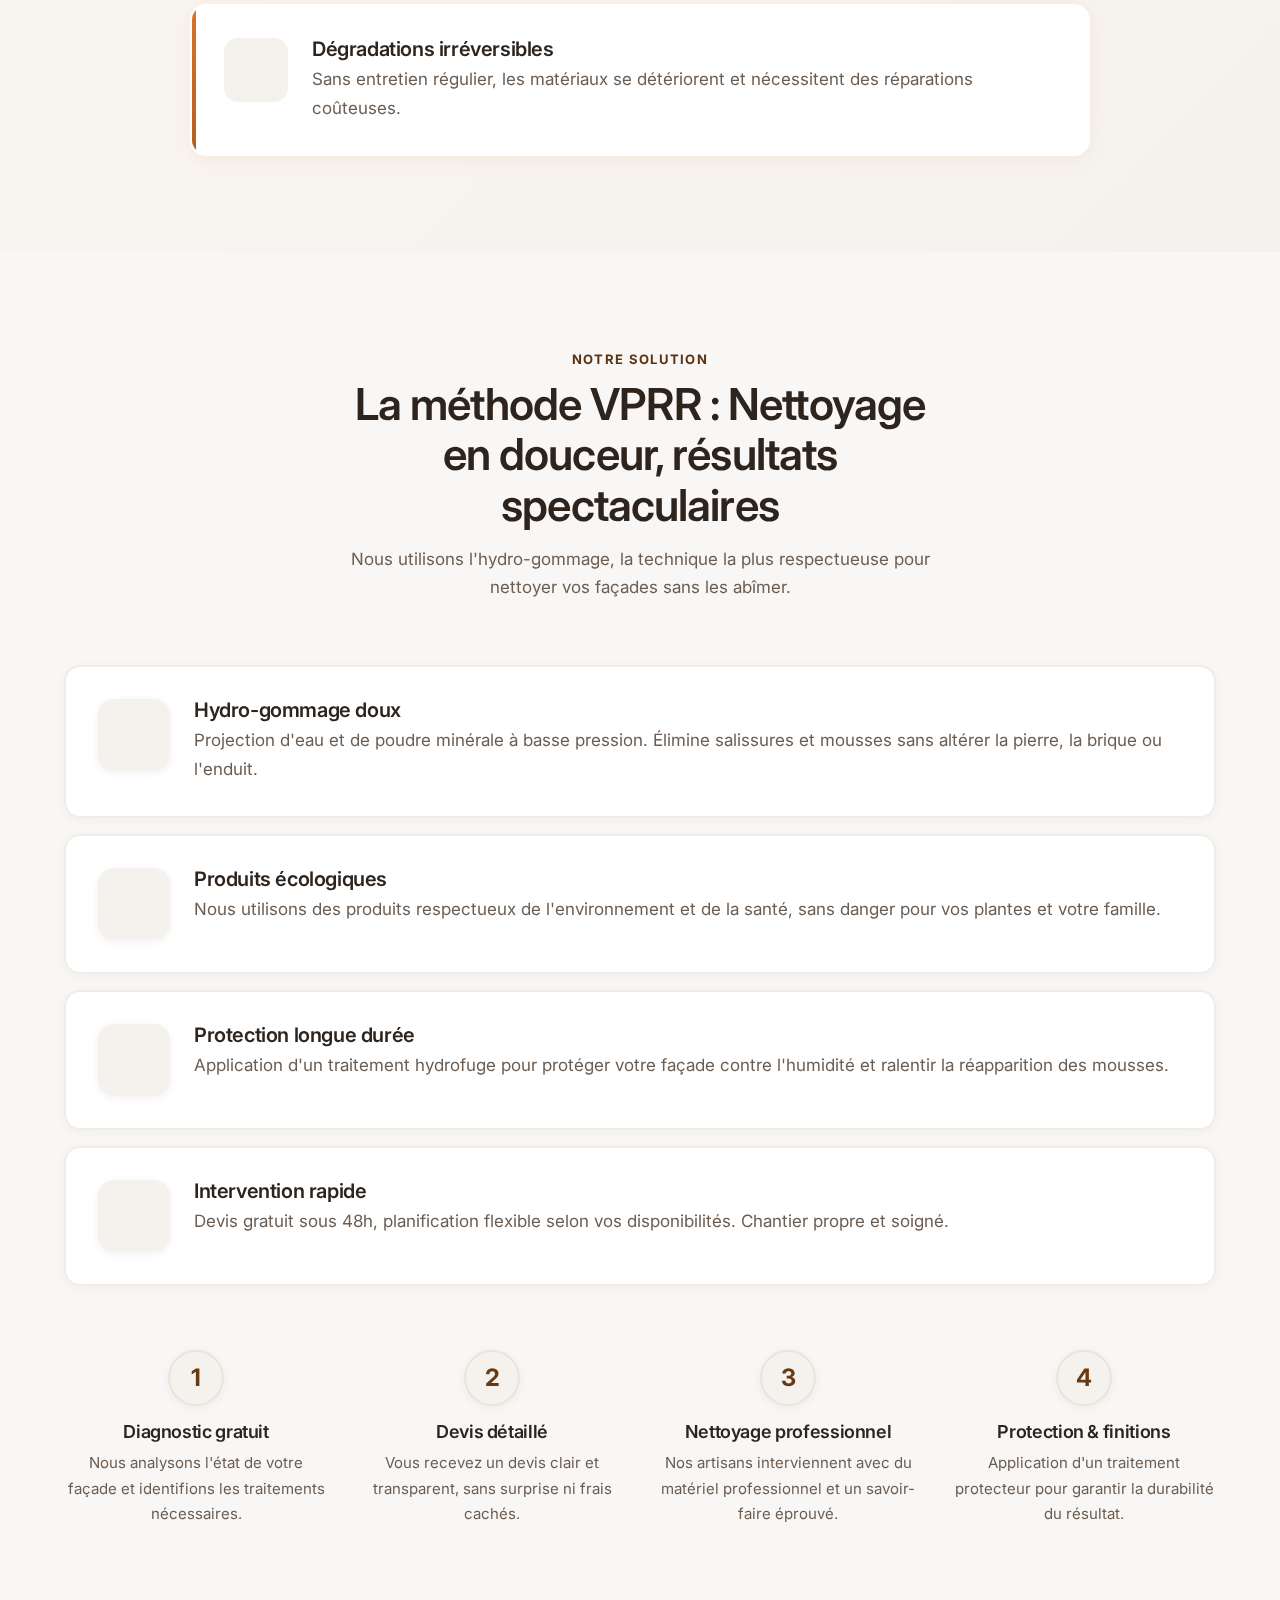
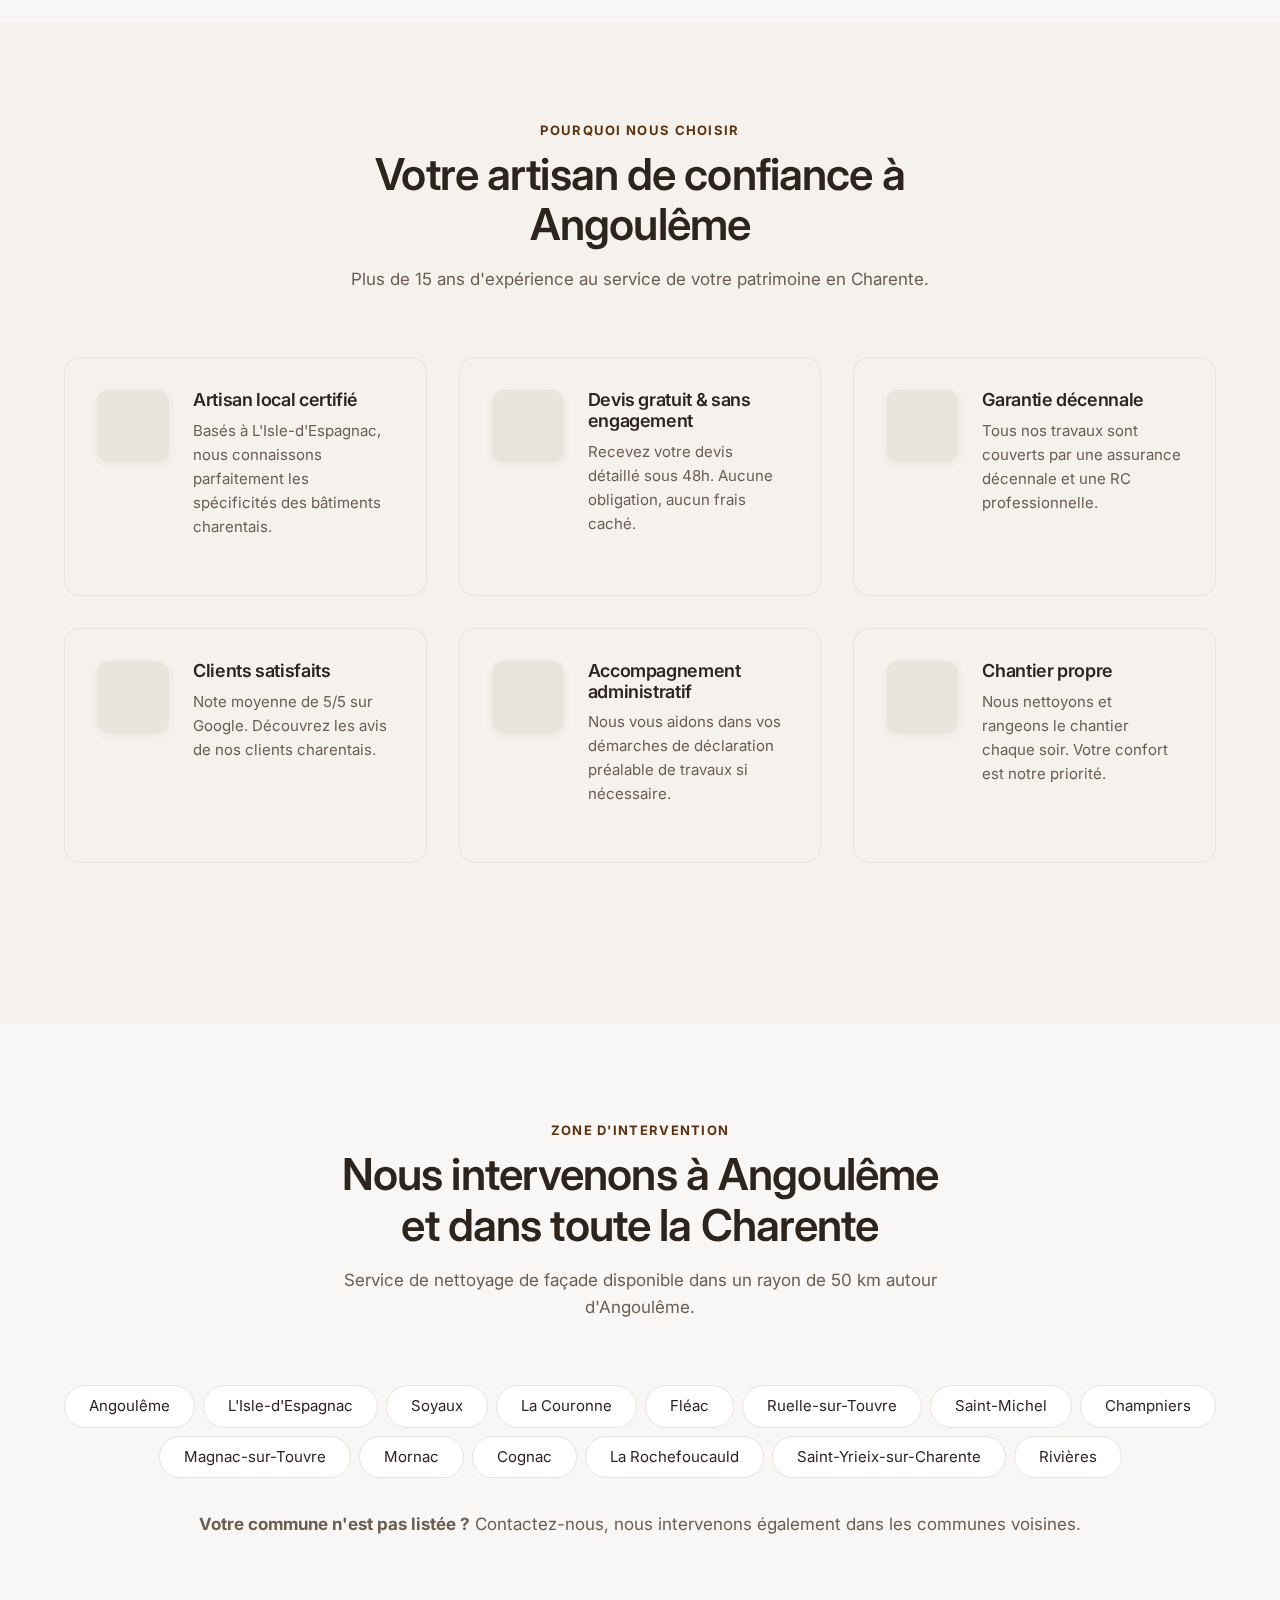
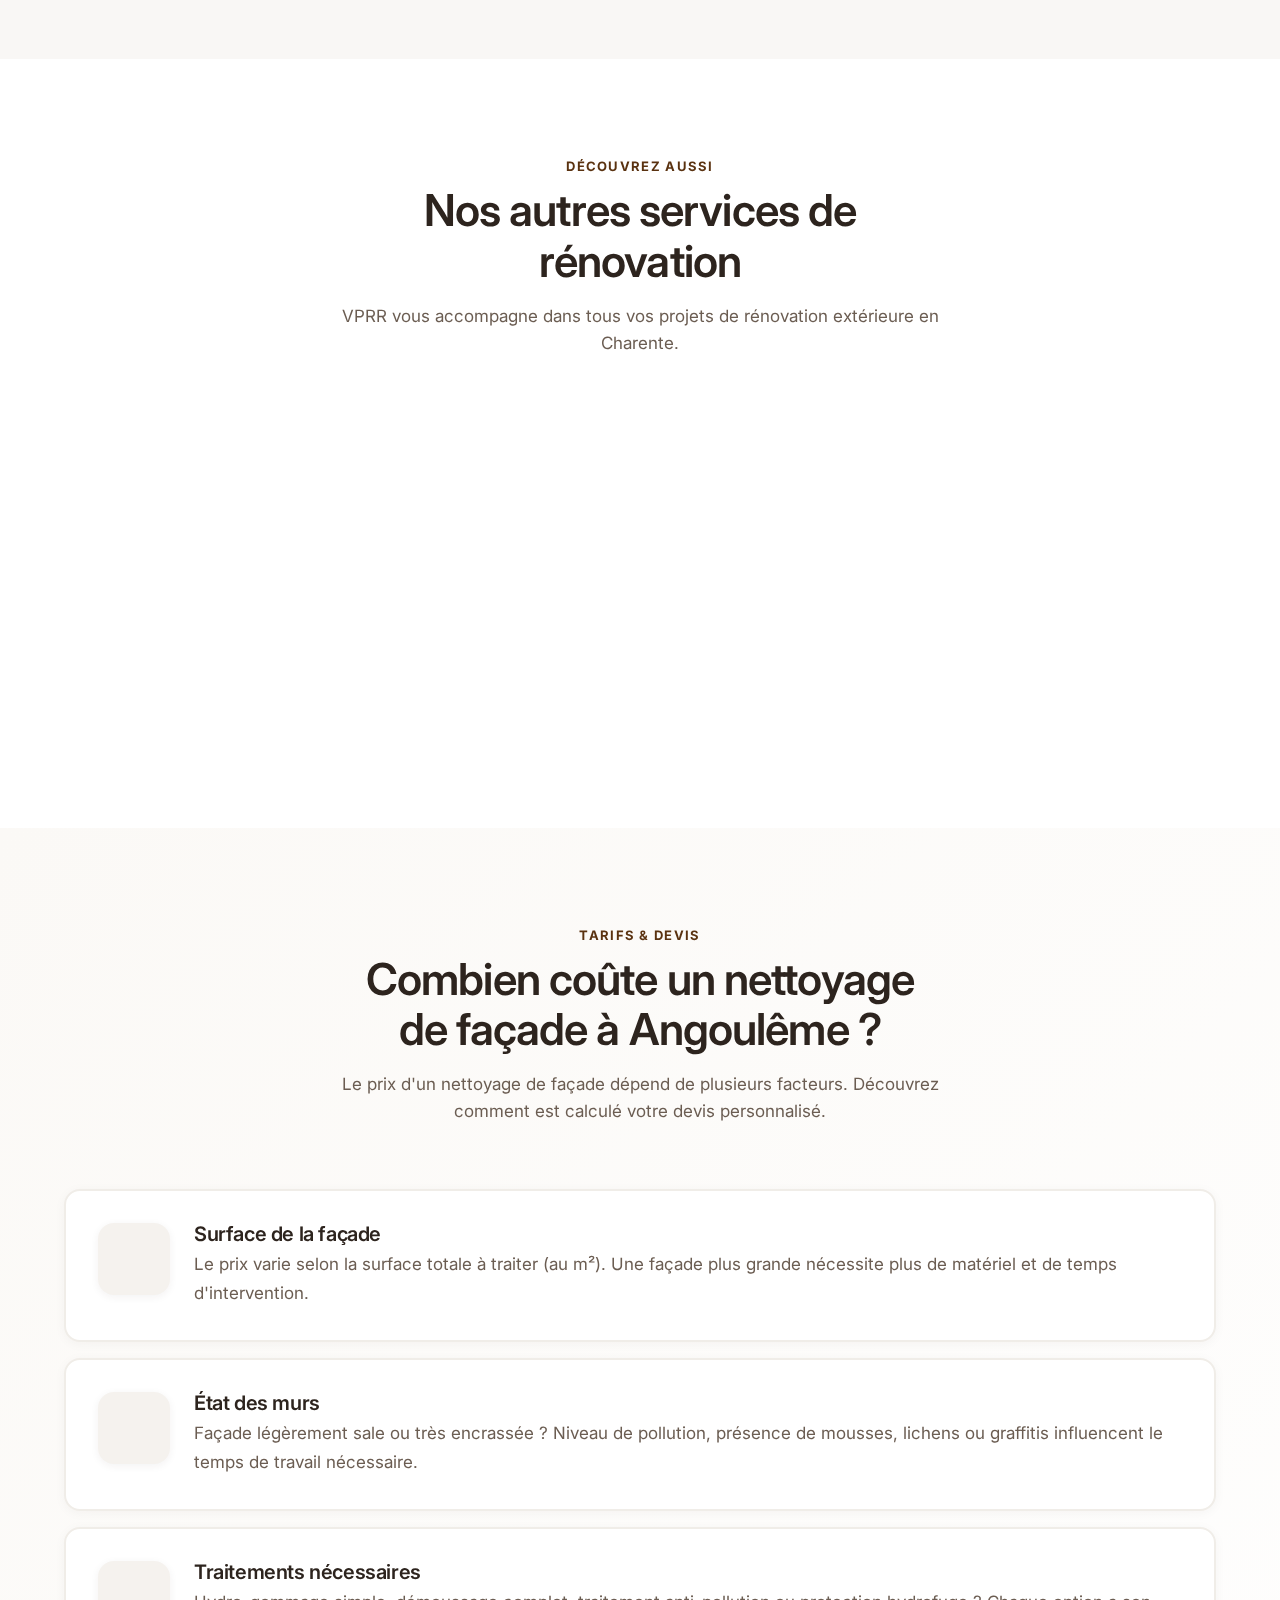
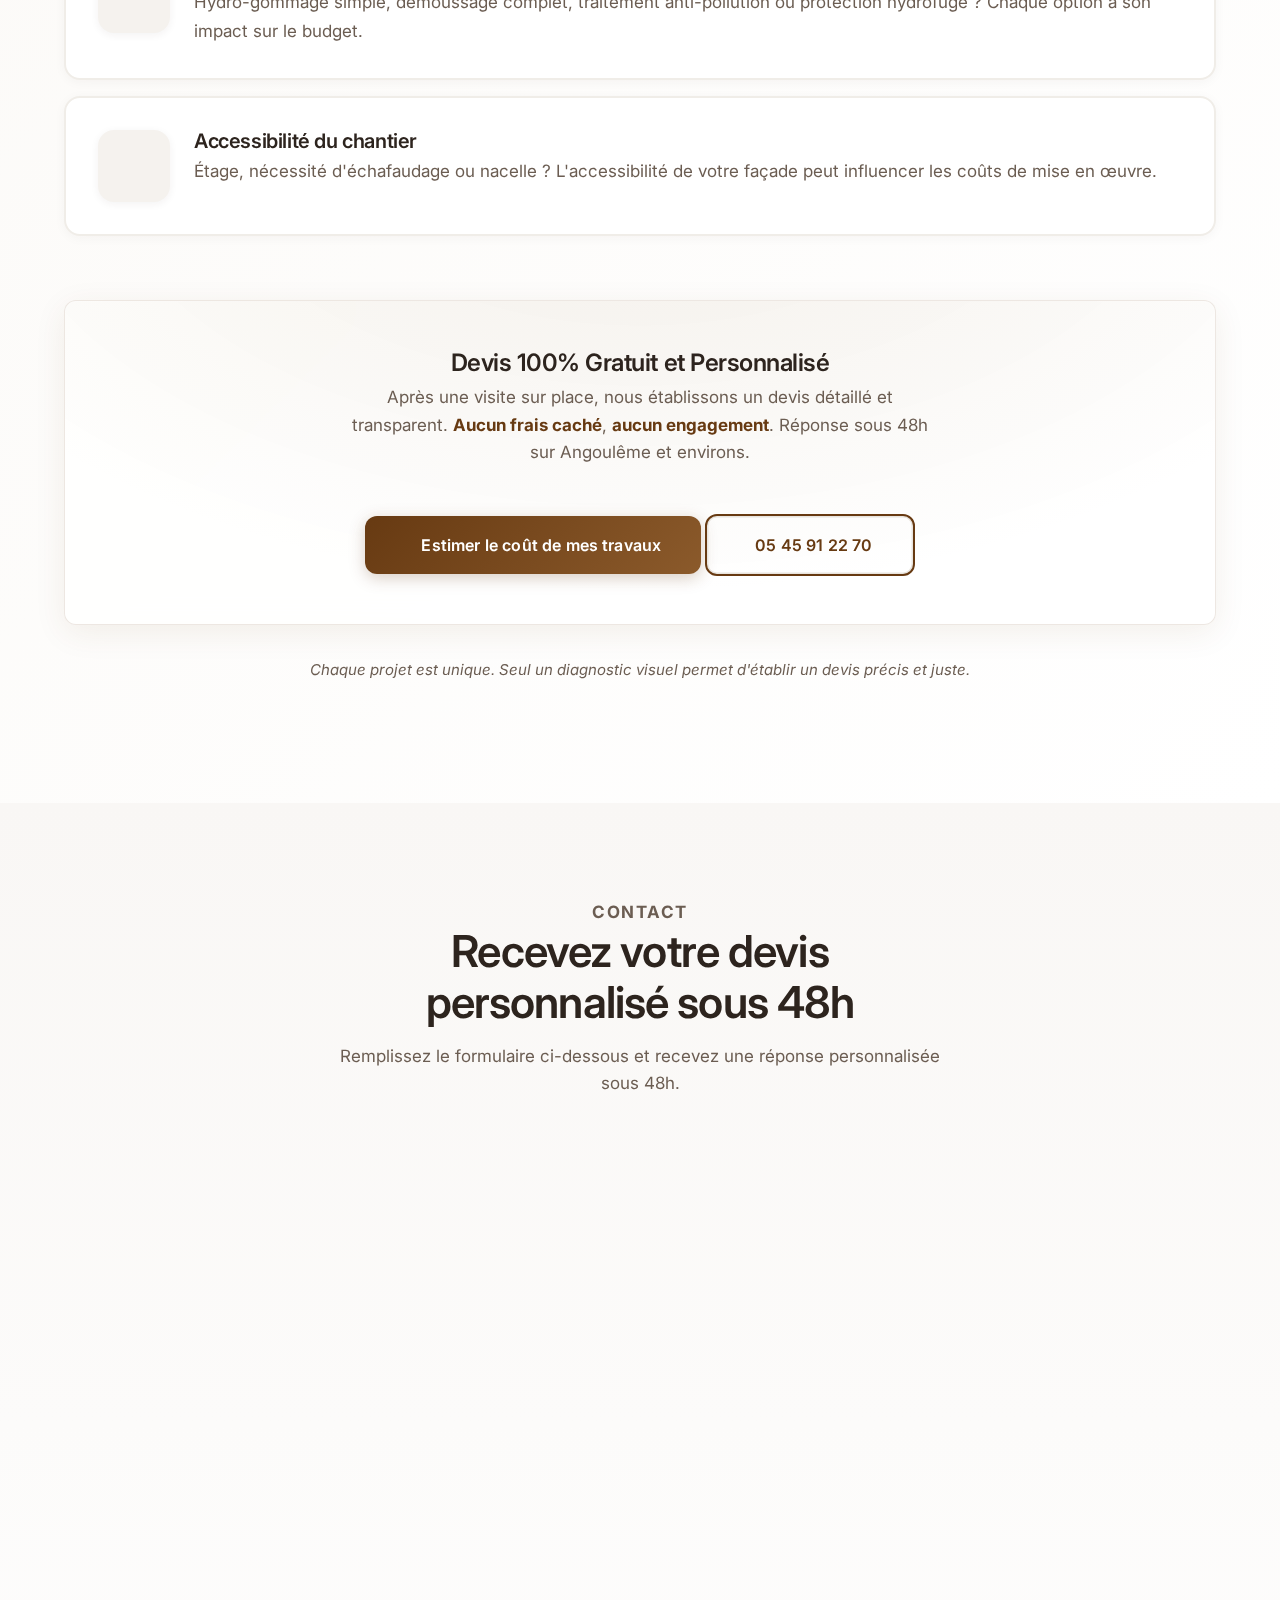
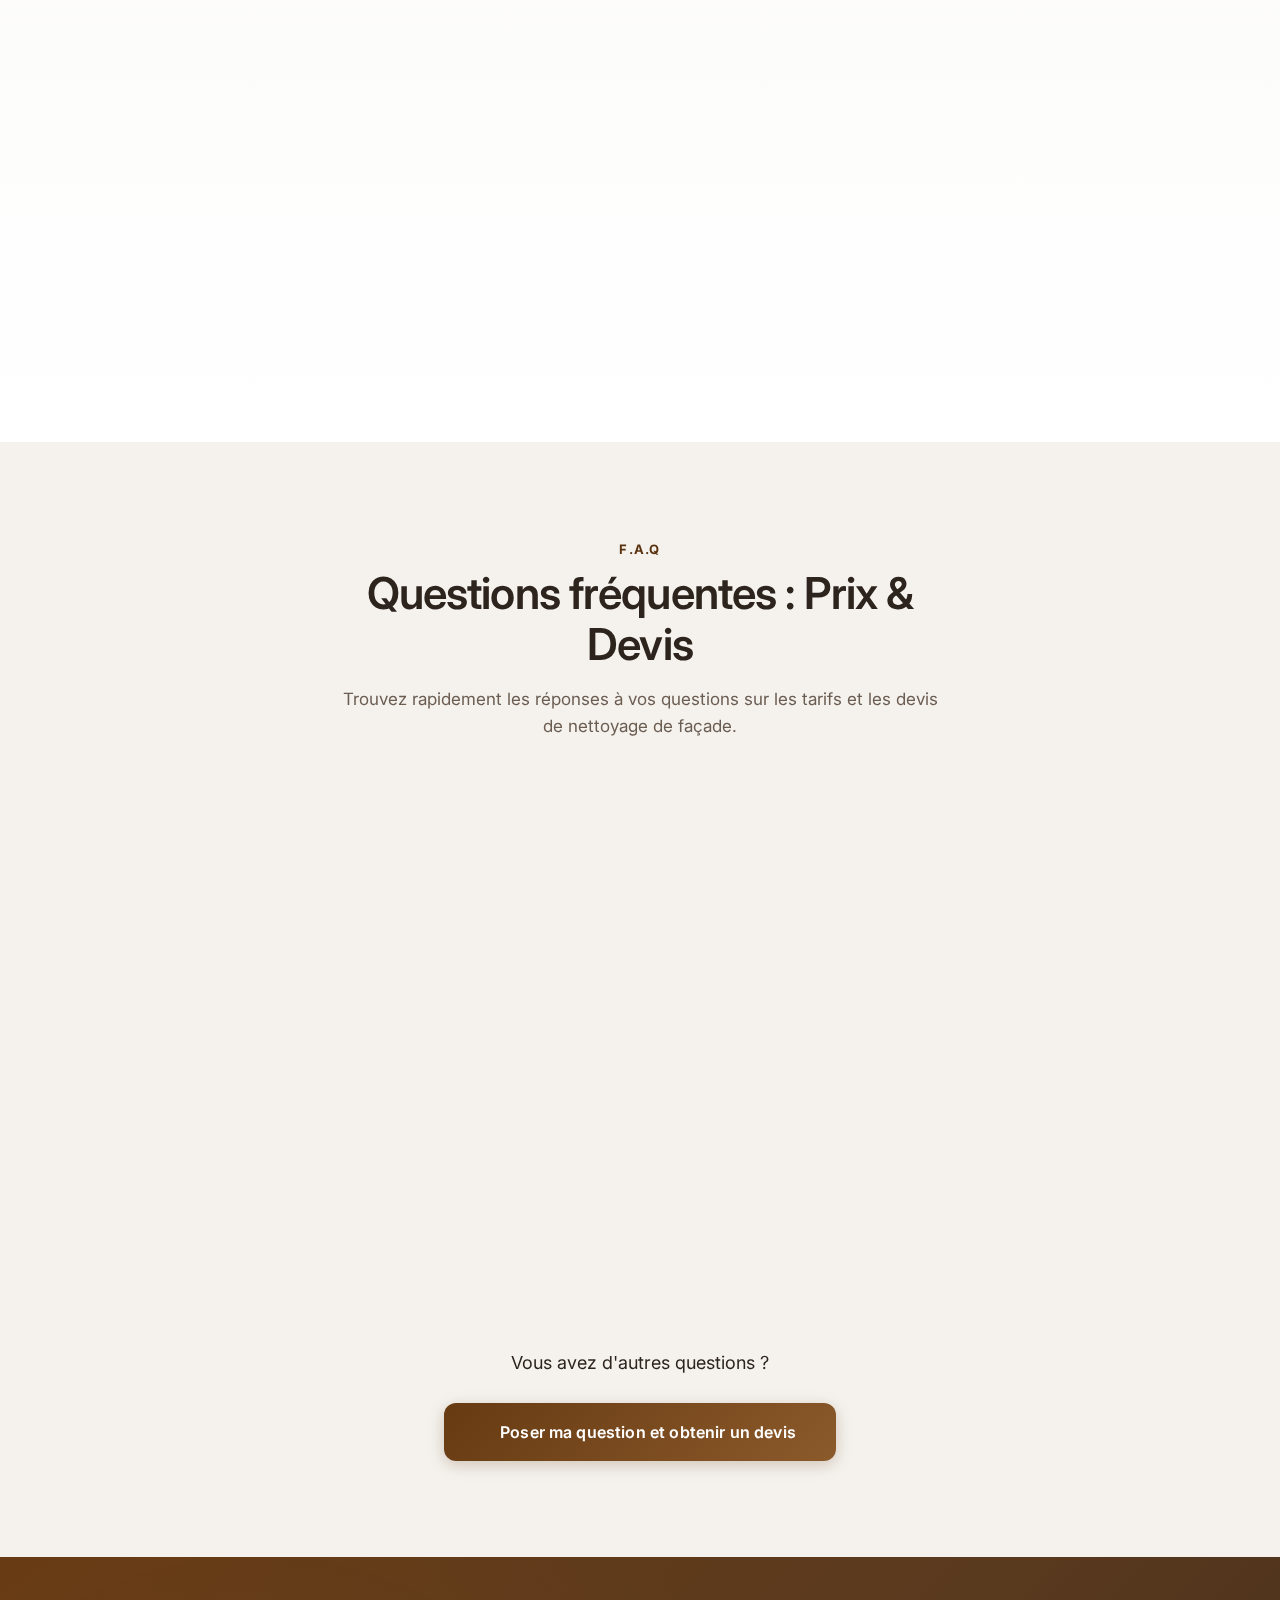
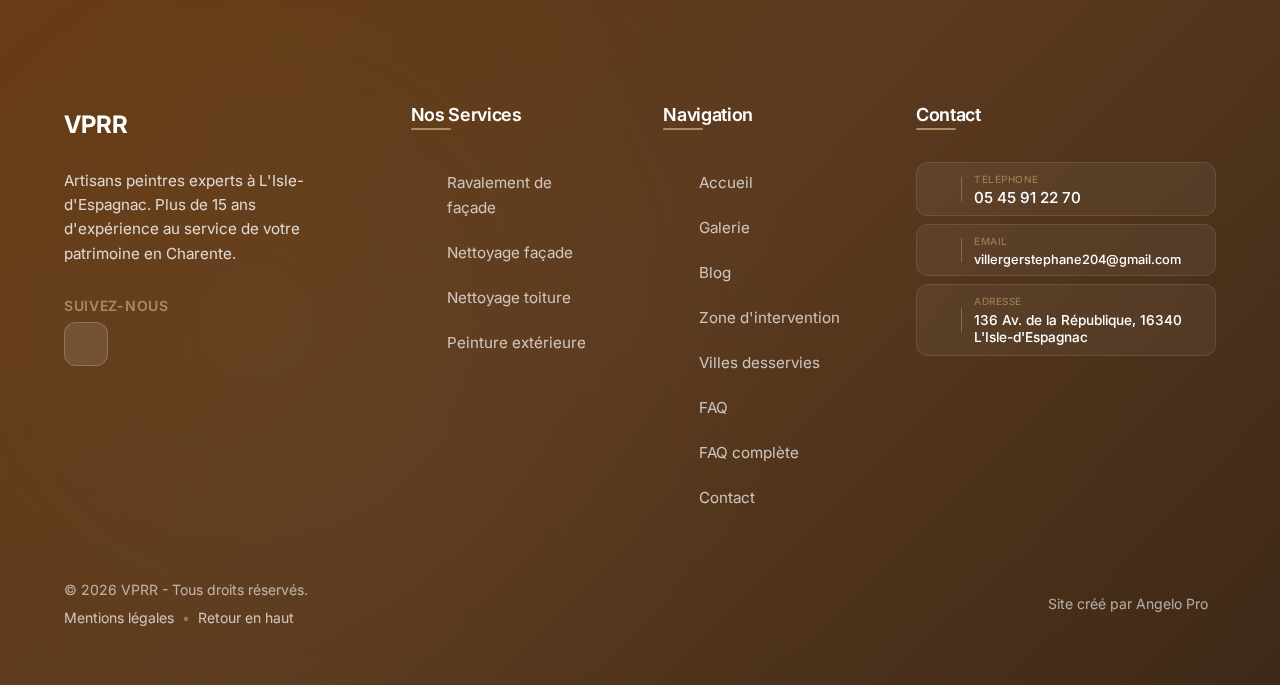
<file: nettoyage-facade-angouleme.html>
<!DOCTYPE html>
<html lang="fr">
  <head>
    <meta charset="utf-8" />
    <meta name="viewport" content="width=device-width, initial-scale=1" />
    
    <!-- Preconnect pour les ressources externes -->
    <link rel="preconnect" href="https://fonts.googleapis.com" />
    <link rel="preconnect" href="https://fonts.gstatic.com" crossorigin />
    
    <!-- Preload des ressources critiques -->
    <link rel="preload" href="assets/css/styles.css" as="style" />
    <link rel="preload" href="assets/css/nav.css" as="style" />
    <link rel="preload" href="media/VPRR-LOGO.svg" as="image" type="image/svg+xml" />
    
    <!-- Métadonnées SEO optimisées -->
    <title>Nettoyage de Façade à Angoulême | Devis Gratuit en 48h | VPRR</title>
    <meta name="description" content="Nettoyage professionnel de façade à Angoulême et en Charente. Hydro-gommage, démoussage, traitement anti-pollution. Devis gratuit sous 48h. ☎️ 05 45 91 22 70" />
    <meta name="keywords" content="nettoyage façade Angoulême, hydro-gommage Charente, démoussage façade 16, nettoyage mur extérieur Angoulême, traitement façade pierre" />
    <meta name="author" content="Villéger Peinture Raval Rénovation" />
    <meta name="robots" content="index, follow, max-image-preview:large" />
    <meta name="theme-color" content="#673A12" />
    <meta name="geo.region" content="FR-16" />
    <meta name="geo.placename" content="Angoulême, Charente" />
    
    <!-- Open Graph / Facebook -->
    <meta property="og:type" content="website" />
    <meta property="og:site_name" content="VPRR - Villéger Peinture Raval Rénovation" />
    <meta property="og:title" content="Nettoyage de Façade à Angoulême | Devis Gratuit | VPRR" />
    <meta property="og:description" content="Redonnez vie à vos façades avec notre service de nettoyage professionnel à Angoulême. Hydro-gommage doux et efficace. Devis gratuit en 48h." />
    <meta property="og:url" content="https://vprr.fr/nettoyage-facade-angouleme.html" />
    <meta property="og:image" content="https://vprr.fr/media/og-nettoyage-facade.webp" />
    <meta property="og:image:width" content="1200" />
    <meta property="og:image:height" content="630" />
    <meta property="og:image:alt" content="Nettoyage de façade professionnelle à Angoulême par VPRR" />
    <meta property="og:locale" content="fr_FR" />
    
    <!-- Twitter Card -->
    <meta name="twitter:card" content="summary_large_image" />
    <meta name="twitter:site" content="@VPRR_Angouleme" />
    <meta name="twitter:creator" content="@VPRR_Angouleme" />
    <meta name="twitter:title" content="Nettoyage de Façade à Angoulême | Devis Gratuit | VPRR" />
    <meta name="twitter:description" content="Redonnez vie à vos façades avec notre service de nettoyage professionnel à Angoulême. Hydro-gommage doux et efficace. Devis gratuit en 48h." />
    <meta name="twitter:image" content="https://vprr.fr/media/og-nettoyage-facade.webp" />
    <meta name="twitter:image:alt" content="Nettoyage de façade professionnelle à Angoulême par VPRR" />
    
    <!-- Schema.org structured data -->
    <script type="application/ld+json">
    {
      "@context": "https://schema.org",
      "@type": "Service",
      "name": "Nettoyage de Façade à Angoulême",
      "description": "Service professionnel de nettoyage de façade par hydro-gommage à Angoulême et en Charente",
      "provider": {
        "@type": "LocalBusiness",
        "name": "VPRR - Villéger Peinture Raval Rénovation",
        "address": {
          "@type": "PostalAddress",
          "addressLocality": "L'Isle-d'Espagnac",
          "addressRegion": "Charente",
          "postalCode": "16480",
          "addressCountry": "FR"
        },
        "telephone": "05 45 91 22 70",
        "geo": {
          "@type": "GeoCoordinates",
          "latitude": "45.6534",
          "longitude": "0.1512"
        }
      },
      "areaServed": {
        "@type": "Place",
        "name": "Angoulême et Charente"
      },
      "serviceType": "Nettoyage de façade",
      "offers": {
        "@type": "Offer",
        "description": "Devis gratuit pour nettoyage de façade",
        "priceCurrency": "EUR",
        "availability": "https://schema.org/InStock"
      }
    }
    </script>
    <meta property="og:url" content="https://vprr.fr/nettoyage-facade-angouleme.html" />
    <meta property="og:image" content="https://vprr.fr/data/hero.webp" />
    <meta property="og:locale" content="fr_FR" />
    
    <!-- Twitter Card -->
    <meta name="twitter:card" content="summary_large_image" />
    <meta name="twitter:title" content="Nettoyage de Façade à Angoulême | VPRR" />
    <meta name="twitter:description" content="Service professionnel de nettoyage de façade à Angoulême. Devis gratuit en 48h." />
    
    <!-- CSS -->
    <link rel="stylesheet" href="assets/css/styles.css" />
    <link rel="stylesheet" href="assets/css/nav.css" />
    <link rel="stylesheet" href="assets/css/utilities.css" />
    <link rel="stylesheet" href="assets/css/responsive.css" />
    <link rel="stylesheet" href="assets/css/contact.css" media="print" onload="this.media='all'" />
    
    <!-- Google Fonts -->
    <link href="https://fonts.googleapis.com/css2?family=Inter:wght@400;500;600;700&display=swap" rel="stylesheet" media="print" onload="this.media='all'" />
    
    <!-- Font Awesome CDN complet -->
    <link rel="stylesheet" href="https://cdnjs.cloudflare.com/ajax/libs/font-awesome/6.5.1/css/all.min.css" integrity="sha512-DTOQO9RWCH3ppGqcWaEA1BIZOC6xxalwEsw9c2QQeAIftl+Vegovlnee1c9QX4TctnWMn13TZye+giMm8e2LwA==" crossorigin="anonymous" referrerpolicy="no-referrer" />
    
    <!-- Favicon -->
    <link rel="icon" type="image/png" href="https://vprr.fr/media/favicon/favicon-96x96.png" sizes="96x96" />
    <link rel="icon" type="image/svg+xml" href="https://vprr.fr/media/favicon/favicon.svg" />
    <link rel="shortcut icon" href="https://vprr.fr/media/favicon/favicon.ico" />
    <link rel="apple-touch-icon" sizes="180x180" href="https://vprr.fr/media/favicon/apple-touch-icon.png" />
    
    <!-- Schema.org LocalBusiness -->
    <script type="application/ld+json">
      {
        "@context": "https://schema.org",
        "@type": "HomeAndConstructionBusiness",
        "@id": "https://vprr.fr/#business",
        "name": "Villéger Peinture Raval Rénovation",
        "alternateName": "VPRR",
        "url": "https://vprr.fr/",
        "logo": "https://vprr.fr/media/VPRR-LOGO.svg",
        "email": "villergerstephane204@gmail.com",
        "telephone": "+33545912270",
        "address": {
          "@type": "PostalAddress",
          "streetAddress": "136 Avenue de la République",
          "addressLocality": "L'Isle-d'Espagnac",
          "addressRegion": "Nouvelle-Aquitaine",
          "postalCode": "16340",
          "addressCountry": "FR"
        },
        "geo": {
          "@type": "GeoCoordinates",
          "latitude": 45.6667,
          "longitude": 0.1833
        },
        "areaServed": [
          {
            "@type": "City",
            "name": "Angoulême"
          },
          {
            "@type": "AdministrativeArea",
            "name": "Charente"
          }
        ],
        "hasOfferCatalog": {
          "@type": "OfferCatalog",
          "name": "Services de nettoyage de façade",
          "itemListElement": [
            {
              "@type": "Offer",
              "itemOffered": {
                "@type": "Service",
                "name": "Nettoyage de façade par hydro-gommage",
                "description": "Nettoyage en douceur des façades en pierre, brique ou enduit à Angoulême",
                "areaServed": "Angoulême, Charente (16)"
              }
            }
          ]
        },
        "priceRange": "€€",
        "openingHoursSpecification": [
          {
            "@type": "OpeningHoursSpecification",
            "dayOfWeek": ["Monday", "Tuesday", "Wednesday", "Thursday", "Friday"],
            "opens": "08:00",
            "closes": "18:00"
          }
        ]
      }
    </script>
    
    <!-- Schema.org Service -->
    <script type="application/ld+json">
      {
        "@context": "https://schema.org",
        "@type": "Service",
        "serviceType": "Nettoyage de façade",
        "provider": {
          "@id": "https://vprr.fr/#business"
        },
        "areaServed": {
          "@type": "City",
          "name": "Angoulême",
          "containedIn": {
            "@type": "AdministrativeArea",
            "name": "Charente"
          }
        },
        "hasOfferCatalog": {
          "@type": "OfferCatalog",
          "name": "Nettoyage de façade à Angoulême",
          "itemListElement": [
            {
              "@type": "Offer",
              "itemOffered": {
                "@type": "Service",
                "name": "Hydro-gommage de façade",
                "description": "Technique douce pour nettoyer pierre, brique et enduit sans abîmer"
              }
            },
            {
              "@type": "Offer",
              "itemOffered": {
                "@type": "Service",
                "name": "Démoussage de façade",
                "description": "Élimination des mousses, lichens et pollution atmosphérique"
              }
            },
            {
              "@type": "Offer",
              "itemOffered": {
                "@type": "Service",
                "name": "Traitement anti-pollution",
                "description": "Protection longue durée contre les salissures et l'humidité"
              }
            }
          ]
        }
      }
    </script>
    
    <!-- Schema.org BreadcrumbList -->
    <script type="application/ld+json">
      {
        "@context": "https://schema.org",
        "@type": "BreadcrumbList",
        "itemListElement": [
          {
            "@type": "ListItem",
            "position": 1,
            "name": "Accueil",
            "item": "https://vprr.fr/"
          },
          {
            "@type": "ListItem",
            "position": 2,
            "name": "Nettoyage de Façade Angoulême",
            "item": "https://vprr.fr/nettoyage-facade-angouleme.html"
          }
        ]
      }
    </script>
    
    <!-- Schema.org FAQPage pour résultats enrichis Google -->
    <script type="application/ld+json">
      {
        "@context": "https://schema.org",
        "@type": "FAQPage",
        "mainEntity": [
          {
            "@type": "Question",
            "name": "Quel est le prix moyen d'un nettoyage de façade au m² à Angoulême ?",
            "acceptedAnswer": {
              "@type": "Answer",
              "text": "Le prix d'un nettoyage de façade en Charente varie généralement entre 15€ et 35€ par m², selon l'état de vos murs et les traitements nécessaires. Un simple démoussage coûte moins cher qu'un hydro-gommage complet avec traitement protecteur. Exemple concret : Pour une façade de 80m² en bon état général nécessitant un nettoyage standard, comptez environ 1 200€ à 1 800€ TTC. Le meilleur moyen d'avoir un tarif précis ? Demandez votre devis gratuit et personnalisé après visite sur place."
            }
          },
          {
            "@type": "Question",
            "name": "Faites-vous des devis gratuits sur Angoulême et alentours ?",
            "acceptedAnswer": {
              "@type": "Answer",
              "text": "Oui, absolument. Nous réalisons des devis gratuits et sans engagement sur Angoulême et dans tout le département de la Charente (16). Notre processus est simple : après votre demande, nous convenons d'un rendez-vous pour visiter votre façade, évaluer son état précis et identifier les traitements nécessaires. Vous recevez ensuite un devis détaillé sous 48h, avec un prix transparent et définitif. Aucune surprise, aucun frais caché."
            }
          },
          {
            "@type": "Question",
            "name": "Combien de temps dure l'intervention de nettoyage ?",
            "acceptedAnswer": {
              "@type": "Answer",
              "text": "La durée d'intervention dépend de la surface et de l'état de votre façade : Petite façade (moins de 50m²) : 1 jour. Façade moyenne (50-100m²) : 1 à 2 jours. Grande façade ou très encrassée : 2 à 3 jours. Nous nous adaptons à vos contraintes et planifions les travaux selon la météo pour garantir un résultat optimal. Nous nettoyons le chantier chaque soir pour minimiser les nuisances."
            }
          },
          {
            "@type": "Question",
            "name": "Qu'est-ce qui est inclus dans le devis ? Y a-t-il des frais cachés ?",
            "acceptedAnswer": {
              "@type": "Answer",
              "text": "Transparence totale garantie. Notre devis détaillé comprend : La préparation et la protection des zones sensibles, le nettoyage complet (hydro-gommage ou démoussage), les traitements protecteurs si nécessaires, le nettoyage du chantier, la TVA et les assurances. Promesse VPRR : Le prix indiqué sur le devis est le prix final. Aucun supplément, aucune surprise. Si nous découvrons un problème imprévu lors de l'intervention, nous vous en informons avant tout travail supplémentaire."
            }
          }
        ]
      }
    </script>
    
    <link rel="canonical" href="https://vprr.fr/nettoyage-facade-angouleme.html" />
    
    <!-- JavaScript -->
    <script defer src="assets/js/main.js"></script>
    <script>
      // Slider Avant/Après interactif
      document.addEventListener('DOMContentLoaded', function() {
        const slider = document.getElementById('beforeAfterSlider');
        const handle = document.getElementById('sliderHandle');
        const imageBefore = document.getElementById('imageBefore');
        
        if (!slider || !handle || !imageBefore) return;
        
        let isDragging = false;
        
        function updateSlider(x) {
          const rect = slider.getBoundingClientRect();
          const position = Math.max(0, Math.min(x - rect.left, rect.width));
          const percentage = (position / rect.width) * 100;
          
          handle.style.left = percentage + '%';
          imageBefore.style.clipPath = `polygon(0 0, ${percentage}% 0, ${percentage}% 100%, 0 100%)`;
        }
        
        // Mouse events
        slider.addEventListener('mousedown', function(e) {
          isDragging = true;
          updateSlider(e.clientX);
        });
        
        document.addEventListener('mousemove', function(e) {
          if (!isDragging) return;
          updateSlider(e.clientX);
        });
        
        document.addEventListener('mouseup', function() {
          isDragging = false;
        });
        
        // Touch events pour mobile
        slider.addEventListener('touchstart', function(e) {
          isDragging = true;
          updateSlider(e.touches[0].clientX);
        });
        
        document.addEventListener('touchmove', function(e) {
          if (!isDragging) return;
          e.preventDefault();
          updateSlider(e.touches[0].clientX);
        }, { passive: false });
        
        document.addEventListener('touchend', function() {
          isDragging = false;
        });
        
        // Hover sur le slider pour montrer l'interactivité
        slider.addEventListener('mouseenter', function() {
          handle.style.transition = 'none';
        });
        
        slider.addEventListener('mouseleave', function() {
          if (!isDragging) {
            handle.style.transition = 'left 0.1s ease-out';
          }
        });
      });
    </script>
    
    <style>
      /* Styles spécifiques page service - Apple-style */
      .service-hero {
        background: linear-gradient(135deg, #FBF9F6 0%, var(--color-surface) 100%);
        padding: calc(var(--header-height) + var(--space-3xl)) var(--space-lg) var(--space-4xl);
        position: relative;
        overflow: hidden;
      }
      
      .service-hero::before {
        content: '';
        position: absolute;
        top: -50%;
        right: -20%;
        width: 600px;
        height: 600px;
        background: radial-gradient(circle, rgba(168, 139, 94, 0.08) 0%, transparent 70%);
        border-radius: 50%;
        pointer-events: none;
      }
      
      .service-hero-container {
        max-width: var(--container-max);
        margin: 0 auto;
        display: grid;
        grid-template-columns: 1fr;
        gap: var(--space-3xl);
        align-items: center;
      }
      
      @media (min-width: 992px) {
        .service-hero-container {
          grid-template-columns: 1.1fr 0.9fr;
          gap: var(--space-4xl);
        }
      }
      
      .service-hero-content {
        z-index: 2;
      }
      
      .service-hero h1 {
        font-size: clamp(2.5rem, 5vw, 3.75rem);
        font-weight: var(--font-weight-bold);
        color: var(--color-text);
        margin-bottom: var(--space-lg);
        line-height: 1.1;
        letter-spacing: -0.03em;
      }
      
      .service-hero-subtitle {
        font-size: clamp(1.0625rem, 2vw, 1.25rem);
        color: var(--color-text-light);
        margin-bottom: var(--space-2xl);
        line-height: 1.6;
        max-width: 540px;
      }
      
      .service-hero-cta {
        display: flex;
        gap: var(--space-md);
        flex-wrap: wrap;
      }
      
      .service-hero-image {
        position: relative;
        border-radius: 24px;
        overflow: hidden;
        box-shadow: 0 20px 60px rgba(45, 36, 30, 0.15);
        aspect-ratio: 4 / 3;
        background: linear-gradient(135deg, var(--color-surface-alt) 0%, var(--color-border) 100%);
      }
      
      /* Slider Avant/Après */
      .before-after-slider {
        position: relative;
        width: 100%;
        height: 100%;
        overflow: hidden;
        cursor: ew-resize;
        user-select: none;
      }
      
      .before-after-slider img {
        position: absolute;
        top: 0;
        left: 0;
        width: 100%;
        height: 100%;
        object-fit: cover;
        object-position: center;
        pointer-events: none;
      }
      
      .image-before {
        z-index: 2;
        clip-path: polygon(0 0, 50% 0, 50% 100%, 0 100%);
        transition: clip-path 0.1s ease-out;
      }
      
      .image-after {
        z-index: 1;
      }
      
      .slider-handle {
        position: absolute;
        top: 0;
        left: 50%;
        width: 4px;
        height: 100%;
        background: var(--color-white);
        transform: translateX(-50%);
        z-index: 3;
        transition: left 0.1s ease-out;
      }
      
      .slider-handle::before {
        content: '';
        position: absolute;
        top: 50%;
        left: 50%;
        transform: translate(-50%, -50%);
        width: 48px;
        height: 48px;
        background: var(--color-white);
        border-radius: 50%;
        box-shadow: 0 4px 16px rgba(0, 0, 0, 0.2);
        display: flex;
        align-items: center;
        justify-content: center;
      }
      
      .slider-handle::after {
        content: '⟷';
        position: absolute;
        top: 50%;
        left: 50%;
        transform: translate(-50%, -50%);
        font-size: 1.25rem;
        color: var(--color-primary);
        font-weight: bold;
      }
      
      .slider-label {
        position: absolute;
        top: var(--space-lg);
        padding: var(--space-xs) var(--space-md);
        background: rgba(103, 58, 18, 0.8);
        color: white;
        font-size: 0.75rem;
        font-weight: var(--font-weight-semibold);
        text-transform: uppercase;
        letter-spacing: 0.05em;
        border-radius: var(--radius-sm);
        z-index: 4;
        backdrop-filter: blur(8px);
      }
      
      .label-before {
        left: var(--space-lg);
      }
      
      .label-after {
        right: var(--space-lg);
      }
      
      /* Placeholder si pas d'image */
      .hero-placeholder {
        width: 100%;
        height: 100%;
        display: flex;
        flex-direction: column;
        align-items: center;
        justify-content: center;
        color: var(--color-text-light);
        font-size: 4rem;
      }
      
      .hero-placeholder-text {
        font-size: 0.875rem;
        margin-top: var(--space-md);
        opacity: 0.6;
      }
      
      /* Cards avec design Apple */
      .feature-grid {
        display: flex;
        flex-direction: column;
        gap: var(--space-md);
        margin-top: var(--space-3xl);
      }
      
      .feature-card {
        background: var(--color-white);
        padding: var(--space-xl);
        border-radius: 16px;
        border: 2px solid var(--color-border-light);
        box-shadow: 0 2px 12px rgba(45, 36, 30, 0.04);
        transition: all var(--duration-normal) var(--ease-spring);
        position: relative;
        overflow: hidden;
        display: flex;
        align-items: flex-start;
        gap: var(--space-lg);
      }
      
      .feature-card::before {
        content: '';
        position: absolute;
        top: 0;
        left: 0;
        width: 4px;
        height: 100%;
        background: linear-gradient(180deg, var(--color-primary) 0%, var(--brand-accent) 100%);
        transform: scaleY(0);
        transform-origin: top;
        transition: transform var(--duration-normal) var(--ease-out);
      }
      
      .feature-card:hover {
        transform: translateX(8px);
        box-shadow: 0 8px 32px rgba(45, 36, 30, 0.12);
        border-color: var(--brand-accent);
      }
      
      .feature-card:hover::before {
        transform: scaleY(1);
      }
      
      .feature-icon {
        width: 72px;
        height: 72px;
        min-width: 72px;
        background: var(--color-surface-alt);
        border-radius: 16px;
        display: grid;
        place-items: center;
        font-size: 1.875rem;
        color: var(--color-primary);
        box-shadow: 0 2px 8px rgba(45, 36, 30, 0.06);
        transition: all var(--duration-normal) var(--ease-spring);
        flex-shrink: 0;
      }
      
      .feature-card:hover .feature-icon {
        background: var(--color-primary);
        color: var(--color-white);
        transform: scale(1.05);
      }
      
      .feature-card-content {
        flex: 1;
      }
      
      .feature-card h3 {
        font-size: 1.25rem;
        margin-bottom: var(--space-xs);
        color: var(--color-text);
        font-weight: var(--font-weight-semibold);
      }
      
      .feature-card p {
        font-size: 1.0625rem;
        color: var(--color-text-light);
        line-height: 1.7;
        margin-bottom: 0;
      }
      
      /* Section problème avec fond contrasté */
      .problem-section {
        background: linear-gradient(135deg, #FBF7F1 0%, var(--color-surface-alt) 100%);
        padding: var(--space-4xl) var(--space-lg);
      }
      
      .problem-content {
        max-width: 900px;
        margin: 0 auto;
      }
      
      .problem-list {
        display: flex;
        flex-direction: column;
        gap: var(--space-md);
        margin-top: var(--space-2xl);
        list-style: none;
        padding: 0;
      }
      
      .problem-item {
        background: var(--color-white);
        padding: var(--space-xl);
        border-radius: 16px;
        border: 2px solid transparent;
        box-shadow: 0 4px 20px rgba(217, 116, 43, 0.08);
        position: relative;
        overflow: hidden;
        transition: all var(--duration-normal) var(--ease-out);
        display: flex;
        align-items: flex-start;
        gap: var(--space-lg);
      }
      
      .problem-item::before {
        content: '';
        position: absolute;
        top: 0;
        left: 0;
        width: 4px;
        height: 100%;
        background: linear-gradient(180deg, #D9742B 0%, #B35D1E 100%);
      }
      
      .problem-item:hover {
        transform: translateX(8px);
        box-shadow: 0 8px 32px rgba(217, 116, 43, 0.15);
        border-color: rgba(217, 116, 43, 0.1);
      }
      
      .problem-item-icon {
        width: 64px;
        height: 64px;
        min-width: 64px;
        background: var(--color-surface-alt);
        border-radius: 14px;
        display: flex;
        align-items: center;
        justify-content: center;
        font-size: 1.75rem;
        color: #D9742B;
        transition: all var(--duration-normal) var(--ease-spring);
        flex-shrink: 0;
      }
      
      .problem-item:hover .problem-item-icon {
        background: #D9742B;
        color: white;
        transform: scale(1.05);
      }
      
      .problem-item-content {
        flex: 1;
      }
      
      .problem-item h3 {
        font-size: 1.25rem;
        margin-bottom: var(--space-xs);
        color: var(--color-text);
        font-weight: var(--font-weight-semibold);
      }
      
      .problem-item p {
        font-size: 1.0625rem;
        color: var(--color-text-light);
        margin: 0;
        line-height: 1.7;
      }
      
      /* Section solution - Process steps */
      .process-steps {
        display: grid;
        grid-template-columns: repeat(auto-fit, minmax(240px, 1fr));
        gap: var(--space-xl);
        margin-top: var(--space-3xl);
      }
      
      .process-step {
        position: relative;
        text-align: center;
      }
      
      .step-number {
        width: 56px;
        height: 56px;
        background: var(--color-surface-alt);
        color: var(--color-primary);
        border-radius: 50%;
        display: grid;
        place-items: center;
        font-size: 1.5rem;
        font-weight: var(--font-weight-bold);
        margin: 0 auto var(--space-md);
        box-shadow: 0 2px 8px rgba(45, 36, 30, 0.06);
        border: 2px solid var(--color-border);
      }
      
      .process-step h3 {
        font-size: 1.125rem;
        margin-bottom: var(--space-sm);
      }
      
      .process-step p {
        font-size: 0.9375rem;
        color: var(--color-text-light);
        margin: 0;
      }
      
            
      /* Zone d'intervention */
      .zone-list {
        display: flex;
        flex-wrap: wrap;
        gap: var(--space-sm);
        justify-content: center;
        margin-top: var(--space-xl);
        list-style: none;
        padding: 0;
      }
      
      .zone-tag {
        background: var(--color-white);
        padding: var(--space-sm) var(--space-lg);
        border-radius: var(--radius-pill);
        border: 1px solid var(--color-border);
        font-size: 0.9375rem;
        color: var(--color-text);
        transition: all var(--duration-fast) var(--ease-out);
      }
      
      .zone-tag:hover {
        background: var(--color-primary);
        color: var(--color-white);
        border-color: var(--color-primary);
        transform: translateY(-2px);
      }
      
      /* CTA Final Compact - Design équilibré */
      .cta-final-compact {
        display: flex;
        align-items: center;
        justify-content: space-between;
        gap: var(--space-2xl);
        margin: var(--space-xl) 0;
        padding: var(--space-2xl) var(--space-3xl);
        background: linear-gradient(135deg, var(--color-primary) 0%, #8B5A2B 100%);
        border-radius: 16px;
        box-shadow: 0 8px 32px rgba(103, 58, 18, 0.25);
        border: 1px solid rgba(255, 255, 255, 0.1);
        max-width: 1200px;
        margin-left: auto;
        margin-right: auto;
      }
      
      .cta-final-compact > div:first-child {
        flex: 1;
        min-width: 300px;
      }
      
      .cta-final-compact > div:last-child {
        flex-shrink: 0;
        display: flex;
        align-items: center;
        gap: var(--space-lg);
      }
      
      .cta-final-compact h2 {
        font-size: 1.625rem;
        font-weight: 700;
        margin-bottom: var(--space-sm);
        color: var(--color-white);
        line-height: 1.2;
      }
      
      .cta-final-compact p {
        margin: 0;
        font-size: 1.0625rem;
        color: rgba(255, 255, 255, 0.9);
        line-height: 1.4;
      }
      
      .cta-final-compact .btn {
        background: var(--color-white);
        color: var(--color-primary);
        border: none;
        padding: var(--space-lg) var(--space-2xl);
        font-size: 1rem;
        font-weight: 600;
        border-radius: 8px;
        white-space: nowrap;
        min-width: 200px;
      }
      
      .cta-final-compact .btn:hover {
        background: rgba(255, 255, 255, 0.95);
        transform: translateY(-2px);
        box-shadow: 0 4px 12px rgba(0, 0, 0, 0.15);
      }
      
      .cta-final-compact a[href^="tel:"] {
        color: var(--color-white);
        border: 2px solid rgba(255, 255, 255, 0.3);
        background: rgba(255, 255, 255, 0.1);
        padding: var(--space-md) var(--space-lg);
        border-radius: 8px;
        text-decoration: none;
        font-weight: 500;
        font-size: 0.9375rem;
        transition: all 0.2s ease;
        white-space: nowrap;
      }
      
      .cta-final-compact a[href^="tel:"]:hover {
        background: rgba(255, 255, 255, 0.2);
        border-color: rgba(255, 255, 255, 0.5);
        transform: translateY(-1px);
      }
      
      .cta-final-compact a[href^="tel:"] span {
        background: rgba(255, 255, 255, 0.2);
        border: 2px solid rgba(255, 255, 255, 0.4);
        width: 40px;
        height: 40px;
        border-radius: 50%;
        display: grid;
        place-items: center;
        margin-right: var(--space-sm);
      }
      
      .cta-final-compact a[href^="tel:"] span i {
        color: var(--color-white);
        font-size: 1rem;
      }
    </style>
  </head>
  <body>
    <!-- Skip to content -->
    <a href="#main-content" class="skip-to-content">Aller au contenu principal</a>
    
    <!-- Header -->
    <header class="site-header" id="top">
      <div class="container header-inner">
        <a href="index.html#top" class="logo" aria-label="VPRR - Accueil">
          <img src="media/VPRR-LOGO.svg" class="logo-img" alt="Villeger Peinture Raval Rénovation" width="150" height="40" />
        </a>

        <button class="burger" aria-label="Ouvrir le menu" aria-controls="primary-nav" aria-expanded="false">
          <span class="burger-bar" aria-hidden="true"></span>
          <span class="burger-bar" aria-hidden="true"></span>
          <span class="burger-bar" aria-hidden="true"></span>
        </button>

        <nav class="primary-nav" id="primary-nav" aria-label="Navigation principale">
          <ul class="menu">
            <li><a class="nav-link" href="index.html#home">Accueil</a></li>
            <li class="has-submenu">
              <a class="nav-link" href="index.html#services">Services</a>
              <ul class="submenu" aria-label="Pages services">
                <li><a href="nettoyage-facade-angouleme.html">Nettoyage de façade <span class="submenu-meta">Angoulême</span></a></li>
                <li><a href="ravalement-facade-angouleme.html">Ravalement de façade <span class="submenu-meta">Charente</span></a></li>
                <li><a href="nettoyage-toiture-angouleme.html">Nettoyage de toiture <span class="submenu-meta">Angoulême</span></a></li>
                <li><a href="peinture-exterieure-charente.html">Peinture extérieure <span class="submenu-meta">Charente</span></a></li>
              </ul>
            </li>
            <li><a class="nav-link" href="index.html#galerie">Galerie</a></li>
            <li><a class="nav-link" href="index.html#blog">Blog</a></li>
            <li><a class="nav-link" href="index.html#zone">Zone d'intervention</a></li>
            <li><a class="nav-link" href="index.html#faq">FAQ</a></li>
            <li><a class="nav-link" href="index.html#contact">Contact</a></li>
            <li class="menu-cta">
              <a class="btn btn-primary" href="#contact">Obtenez un devis</a>
            </li>
          </ul>
        </nav>
      </div>
    </header>

    <!-- Main Content -->
    <main id="main-content">
      
      <!-- Hero Section -->
      <section class="service-hero" aria-labelledby="hero-title">
        <div class="service-hero-container">
          <div class="service-hero-content">
            <h1 id="hero-title">Nettoyage de Façade à Angoulême et en Charente</h1>
            <p class="service-hero-subtitle">Redonnez vie à vos murs avec notre technique d'hydro-gommage douce et efficace. Intervention rapide, devis gratuit en 48h.</p>
            <div class="service-hero-cta">
              <a class="btn btn-primary btn--lg" href="#contact">Obtenir mon devis gratuit en 48h</a>
              <a class="btn btn-secondary btn--lg" href="tel:+33545912270">
                <i class="fa-solid fa-phone" aria-hidden="true"></i> 05 45 91 22 70
              </a>
            </div>
          </div>
          <div class="service-hero-image">
            <div class="before-after-slider" id="beforeAfterSlider">
              <!-- Image Avant (sale) - Remplacez par votre image avant -->
              <img src="media/services/nettoyage_facade/facade_avant-900w.webp" srcset="media/services/nettoyage_facade/facade_avant-600w.webp 600w, media/services/nettoyage_facade/facade_avant-900w.webp 900w, media/services/nettoyage_facade/facade_avant-1200w.webp 1200w" sizes="(max-width: 960px) 100vw, 50vw" alt="Façade avant nettoyage" class="image-before" id="imageBefore" />
              <!-- Image Après (propre) - Remplacez par votre image après -->
              <img src="media/services/nettoyage_facade/facade_apres-900w.webp" srcset="media/services/nettoyage_facade/facade_apres-600w.webp 600w, media/services/nettoyage_facade/facade_apres-900w.webp 900w, media/services/nettoyage_facade/facade_apres-1200w.webp 1200w" sizes="(max-width: 960px) 100vw, 50vw" alt="Façade après nettoyage" class="image-after" />
              <!-- Labels -->
              <div class="slider-label label-before">Avant</div>
              <div class="slider-label label-after">Après</div>
              <!-- Handle du slider -->
              <div class="slider-handle" id="sliderHandle"></div>
            </div>
          </div>
        </div>
      </section>

      <!-- Section Problème/Agitation -->
      <section class="problem-section" aria-labelledby="problem-title">
        <div class="problem-content">
          <header class="section-header">
            <p class="section-eyebrow">Le problème</p>
            <h2 id="problem-title">Une façade sale et négligée dégrade votre patrimoine</h2>
            <p>Les façades non entretenues subissent des dégradations qui peuvent coûter cher à long terme.</p>
          </header>
          
          <ul class="problem-list">
            <li class="problem-item">
              <div class="problem-item-icon"><i class="fa-solid fa-droplet" aria-hidden="true"></i></div>
              <div class="problem-item-content">
                <h3>Infiltrations d'eau</h3>
                <p>Les mousses et lichens retiennent l'humidité, favorisant les fissures et les infiltrations dans vos murs.</p>
              </div>
            </li>
            <li class="problem-item">
              <div class="problem-item-icon"><i class="fa-solid fa-smog" aria-hidden="true"></i></div>
              <div class="problem-item-content">
                <h3>Pollution atmosphérique</h3>
                <p>Les particules de pollution s'incrustent dans la pierre et l'enduit, créant des traces noires difficiles à enlever.</p>
              </div>
            </li>
            <li class="problem-item">
              <div class="problem-item-icon"><i class="fa-solid fa-arrow-trend-down" aria-hidden="true"></i></div>
              <div class="problem-item-content">
                <h3>Perte de valeur</h3>
                <p>Une façade en mauvais état fait chuter la valeur de votre bien immobilier et décourage les acheteurs potentiels.</p>
              </div>
            </li>
            <li class="problem-item">
              <div class="problem-item-icon"><i class="fa-solid fa-triangle-exclamation" aria-hidden="true"></i></div>
              <div class="problem-item-content">
                <h3>Dégradations irréversibles</h3>
                <p>Sans entretien régulier, les matériaux se détériorent et nécessitent des réparations coûteuses.</p>
              </div>
            </li>
          </ul>
        </div>
      </section>

      <!-- Section Solution -->
      <section class="section" aria-labelledby="solution-title">
        <div class="container">
          <header class="section-header">
            <p class="section-eyebrow">Notre solution</p>
            <h2 id="solution-title">La méthode VPRR : Nettoyage en douceur, résultats spectaculaires</h2>
            <p>Nous utilisons l'hydro-gommage, la technique la plus respectueuse pour nettoyer vos façades sans les abîmer.</p>
          </header>

          <div class="feature-grid">
            <article class="feature-card">
              <div class="feature-icon"><i class="fa-solid fa-spray-can-sparkles" aria-hidden="true"></i></div>
              <div class="feature-card-content">
                <h3>Hydro-gommage doux</h3>
                <p>Projection d'eau et de poudre minérale à basse pression. Élimine salissures et mousses sans altérer la pierre, la brique ou l'enduit.</p>
              </div>
            </article>
            
            <article class="feature-card">
              <div class="feature-icon"><i class="fa-solid fa-leaf" aria-hidden="true"></i></div>
              <div class="feature-card-content">
                <h3>Produits écologiques</h3>
                <p>Nous utilisons des produits respectueux de l'environnement et de la santé, sans danger pour vos plantes et votre famille.</p>
              </div>
            </article>
            
            <article class="feature-card">
              <div class="feature-icon"><i class="fa-solid fa-shield-halved" aria-hidden="true"></i></div>
              <div class="feature-card-content">
                <h3>Protection longue durée</h3>
                <p>Application d'un traitement hydrofuge pour protéger votre façade contre l'humidité et ralentir la réapparition des mousses.</p>
              </div>
            </article>
            
            <article class="feature-card">
              <div class="feature-icon"><i class="fa-solid fa-clock" aria-hidden="true"></i></div>
              <div class="feature-card-content">
                <h3>Intervention rapide</h3>
                <p>Devis gratuit sous 48h, planification flexible selon vos disponibilités. Chantier propre et soigné.</p>
              </div>
            </article>
          </div>

          <!-- Process Steps -->
          <div class="process-steps">
            <div class="process-step">
              <div class="step-number">1</div>
              <h3>Diagnostic gratuit</h3>
              <p>Nous analysons l'état de votre façade et identifions les traitements nécessaires.</p>
            </div>
            <div class="process-step">
              <div class="step-number">2</div>
              <h3>Devis détaillé</h3>
              <p>Vous recevez un devis clair et transparent, sans surprise ni frais cachés.</p>
            </div>
            <div class="process-step">
              <div class="step-number">3</div>
              <h3>Nettoyage professionnel</h3>
              <p>Nos artisans interviennent avec du matériel professionnel et un savoir-faire éprouvé.</p>
            </div>
            <div class="process-step">
              <div class="step-number">4</div>
              <h3>Protection & finitions</h3>
              <p>Application d'un traitement protecteur pour garantir la durabilité du résultat.</p>
            </div>
          </div>
        </div>
      </section>

      <!-- Section Pourquoi nous choisir -->
      <section class="section" style="background: var(--color-surface-alt);" aria-labelledby="why-title">
        <div class="container">
          <header class="section-header">
            <p class="section-eyebrow">Pourquoi nous choisir</p>
            <h2 id="why-title">Votre artisan de confiance à Angoulême</h2>
            <p>Plus de 15 ans d'expérience au service de votre patrimoine en Charente.</p>
          </header>

          <div class="reassurance-grid">
            <div class="reassurance-item">
              <div class="reassurance-icon"><i class="fa-solid fa-award" aria-hidden="true"></i></div>
              <div class="reassurance-text">
                <h3>Artisan local certifié</h3>
                <p>Basés à L'Isle-d'Espagnac, nous connaissons parfaitement les spécificités des bâtiments charentais.</p>
              </div>
            </div>
            
            <div class="reassurance-item">
              <div class="reassurance-icon"><i class="fa-solid fa-file-contract" aria-hidden="true"></i></div>
              <div class="reassurance-text">
                <h3>Devis gratuit & sans engagement</h3>
                <p>Recevez votre devis détaillé sous 48h. Aucune obligation, aucun frais caché.</p>
              </div>
            </div>
            
            <div class="reassurance-item">
              <div class="reassurance-icon"><i class="fa-solid fa-certificate" aria-hidden="true"></i></div>
              <div class="reassurance-text">
                <h3>Garantie décennale</h3>
                <p>Tous nos travaux sont couverts par une assurance décennale et une RC professionnelle.</p>
              </div>
            </div>
            
            <div class="reassurance-item">
              <div class="reassurance-icon"><i class="fa-solid fa-star" aria-hidden="true"></i></div>
              <div class="reassurance-text">
                <h3>Clients satisfaits</h3>
                <p>Note moyenne de 5/5 sur Google. Découvrez les avis de nos clients charentais.</p>
              </div>
            </div>
            
            <div class="reassurance-item">
              <div class="reassurance-icon"><i class="fa-solid fa-handshake" aria-hidden="true"></i></div>
              <div class="reassurance-text">
                <h3>Accompagnement administratif</h3>
                <p>Nous vous aidons dans vos démarches de déclaration préalable de travaux si nécessaire.</p>
              </div>
            </div>
            
            <div class="reassurance-item">
              <div class="reassurance-icon"><i class="fa-solid fa-broom" aria-hidden="true"></i></div>
              <div class="reassurance-text">
                <h3>Chantier propre</h3>
                <p>Nous nettoyons et rangeons le chantier chaque soir. Votre confort est notre priorité.</p>
              </div>
            </div>
          </div>
        </div>
      </section>

      <!-- Section Zone d'intervention -->
      <section class="section" aria-labelledby="zone-title">
        <div class="container">
          <header class="section-header">
            <p class="section-eyebrow">Zone d'intervention</p>
            <h2 id="zone-title">Nous intervenons à Angoulême et dans toute la Charente</h2>
            <p>Service de nettoyage de façade disponible dans un rayon de 50 km autour d'Angoulême.</p>
          </header>

          <ul class="zone-list">
            <li class="zone-tag"><i class="fa-solid fa-location-dot" aria-hidden="true"></i> Angoulême</li>
            <li class="zone-tag">L'Isle-d'Espagnac</li>
            <li class="zone-tag">Soyaux</li>
            <li class="zone-tag">La Couronne</li>
            <li class="zone-tag">Fléac</li>
            <li class="zone-tag">Ruelle-sur-Touvre</li>
            <li class="zone-tag">Saint-Michel</li>
            <li class="zone-tag">Champniers</li>
            <li class="zone-tag">Magnac-sur-Touvre</li>
            <li class="zone-tag">Mornac</li>
            <li class="zone-tag">Cognac</li>
            <li class="zone-tag">La Rochefoucauld</li>
            <li class="zone-tag">Saint-Yrieix-sur-Charente</li>
            <li class="zone-tag">Rivières</li>
          </ul>

          <p style="text-align: center; margin-top: var(--space-xl); color: var(--color-text-light);">
            <i class="fa-solid fa-circle-info" aria-hidden="true"></i> 
            <strong>Votre commune n'est pas listée ?</strong> Contactez-nous, nous intervenons également dans les communes voisines.
          </p>
        </div>
      </section>

      <!-- Section Nos autres services (Maillage interne) -->
      <section class="section" style="background: var(--color-white);" aria-labelledby="autres-services-title">
        <div class="container">
          <header class="section-header">
            <p class="section-eyebrow">Découvrez aussi</p>
            <h2 id="autres-services-title">Nos autres services de rénovation</h2>
            <p>VPRR vous accompagne dans tous vos projets de rénovation extérieure en Charente.</p>
          </header>
          
          <div class="services-grid" style="display: grid; grid-template-columns: repeat(auto-fit, minmax(280px, 1fr)); gap: var(--space-xl); margin-top: var(--space-2xl);">
            <article class="service-card" style="border: 2px solid var(--color-border); border-radius: 16px; padding: var(--space-xl); transition: all 0.3s ease;">
              <div class="service-icon" style="width: 56px; height: 56px; background: var(--color-surface-alt); border-radius: 12px; display: grid; place-items: center; color: var(--color-primary); font-size: 1.5rem; margin-bottom: var(--space-md); box-shadow: 0 2px 8px rgba(45, 36, 30, 0.06);"><i class="fa-solid fa-house-chimney" aria-hidden="true"></i></div>
              <h3 style="font-size: 1.25rem; margin-bottom: var(--space-sm);">Nettoyage de Toiture</h3>
              <p style="color: var(--color-text-light); margin-bottom: var(--space-md); line-height: 1.6;">Démoussage professionnel et traitement hydrofuge pour prolonger la durée de vie de votre toiture.</p>
              <a href="nettoyage-toiture-angouleme.html" class="btn btn-secondary btn--sm">En savoir plus</a>
            </article>
            
            <article class="service-card" style="border: 2px solid var(--color-border); border-radius: 16px; padding: var(--space-xl); transition: all 0.3s ease;">
              <div class="service-icon" style="width: 56px; height: 56px; background: var(--color-surface-alt); border-radius: 12px; display: grid; place-items: center; color: var(--color-primary); font-size: 1.5rem; margin-bottom: var(--space-md); box-shadow: 0 2px 8px rgba(45, 36, 30, 0.06);"><i class="fa-solid fa-screwdriver-wrench" aria-hidden="true"></i></div>
              <h3 style="font-size: 1.25rem; margin-bottom: var(--space-sm);">Ravalement de Façade</h3>
              <p style="color: var(--color-text-light); margin-bottom: var(--space-md); line-height: 1.6;">Rénovation complète de vos façades : réparation, enduit, peinture et protection longue durée.</p>
              <a href="ravalement-facade-angouleme.html" class="btn btn-secondary btn--sm">En savoir plus</a>
            </article>
            
            <article class="service-card" style="border: 2px solid var(--color-border); border-radius: 16px; padding: var(--space-xl); transition: all 0.3s ease;">
              <div class="service-icon" style="width: 56px; height: 56px; background: var(--color-surface-alt); border-radius: 12px; display: grid; place-items: center; color: var(--color-primary); font-size: 1.5rem; margin-bottom: var(--space-md); box-shadow: 0 2px 8px rgba(45, 36, 30, 0.06);"><i class="fa-solid fa-palette" aria-hidden="true"></i></div>
              <h3 style="font-size: 1.25rem; margin-bottom: var(--space-sm);">Peinture Extérieure</h3>
              <p style="color: var(--color-text-light); margin-bottom: var(--space-md); line-height: 1.6;">Embellissez vos façades et boiseries avec nos peintures haute qualité résistantes aux UV.</p>
              <a href="peinture-exterieure-charente.html" class="btn btn-secondary btn--sm">En savoir plus</a>
            </article>
          </div>
        </div>
      </section>

      <!-- Section Tarifs & Devis Transparent -->
      <section class="section" id="tarifs" aria-labelledby="tarifs-title" style="background: linear-gradient(135deg, #FBF9F6 0%, var(--color-surface) 100%);">
        <div class="container">
          <header class="section-header">
            <p class="section-eyebrow">Tarifs & Devis</p>
            <h2 id="tarifs-title">Combien coûte un nettoyage de façade à Angoulême ?</h2>
            <p>Le prix d'un nettoyage de façade dépend de plusieurs facteurs. Découvrez comment est calculé votre devis personnalisé.</p>
          </header>

          <div class="feature-grid" style="margin-top: var(--space-2xl);">
            <!-- Carte 1 : Facteur de surface -->
            <article class="feature-card">
              <div class="feature-icon"><i class="fa-solid fa-ruler-combined" aria-hidden="true"></i></div>
              <div class="feature-card-content">
                <h3>Surface de la façade</h3>
                <p>Le prix varie selon la surface totale à traiter (au m²). Une façade plus grande nécessite plus de matériel et de temps d'intervention.</p>
              </div>
            </article>

            <!-- Carte 2 : État des murs -->
            <article class="feature-card">
              <div class="feature-icon"><i class="fa-solid fa-magnifying-glass" aria-hidden="true"></i></div>
              <div class="feature-card-content">
                <h3>État des murs</h3>
                <p>Façade légèrement sale ou très encrassée ? Niveau de pollution, présence de mousses, lichens ou graffitis influencent le temps de travail nécessaire.</p>
              </div>
            </article>

            <!-- Carte 3 : Type de traitement -->
            <article class="feature-card">
              <div class="feature-icon"><i class="fa-solid fa-spray-can" aria-hidden="true"></i></div>
              <div class="feature-card-content">
                <h3>Traitements nécessaires</h3>
                <p>Hydro-gommage simple, démoussage complet, traitement anti-pollution ou protection hydrofuge ? Chaque option a son impact sur le budget.</p>
              </div>
            </article>

            <!-- Carte 4 : Accessibilité -->
            <article class="feature-card">
              <div class="feature-icon"><i class="fa-solid fa-stairs" aria-hidden="true"></i></div>
              <div class="feature-card-content">
                <h3>Accessibilité du chantier</h3>
                <p>Étage, nécessité d'échafaudage ou nacelle ? L'accessibilité de votre façade peut influencer les coûts de mise en œuvre.</p>
              </div>
            </article>
          </div>

          <!-- Encadré Devis Gratuit - Style Glassmorphism Clair -->
          <div style="position: relative; border-radius: 24px; padding: var(--space-2xl); margin-top: var(--space-3xl); color: var(--color-text); text-align: center; overflow: hidden; background: rgba(255, 255, 255, 0.8); backdrop-filter: blur(20px); -webkit-backdrop-filter: blur(20px); border: 1px solid rgba(103, 58, 18, 0.12); box-shadow: 0 8px 32px rgba(103, 58, 18, 0.08), inset 0 1px 0 rgba(255, 255, 255, 0.8);">
            <!-- Effet de lumière douce en arrière-plan -->
            <div style="position: absolute; top: -50%; left: -50%; width: 200%; height: 200%; background: radial-gradient(ellipse at top, rgba(168, 139, 94, 0.15) 0%, transparent 50%); pointer-events: none;"></div>
            
            <div style="position: relative; z-index: 1;">
              <h3 style="color: var(--color-text); font-size: 1.5rem; margin-bottom: var(--space-sm); font-weight: 600;">Devis 100% Gratuit et Personnalisé</h3>
              
              <p style="color: var(--color-text-light); max-width: 600px; margin: 0 auto var(--space-xl); font-size: 1.0625rem; line-height: 1.6;">
                Après une visite sur place, nous établissons un devis détaillé et transparent. 
                <strong style="color: var(--color-primary);">Aucun frais caché</strong>, 
                <strong style="color: var(--color-primary);">aucun engagement</strong>. 
                Réponse sous 48h sur Angoulême et environs.
              </p>
              
              <a href="#contact" class="btn btn-primary" style="padding: 1rem 2.5rem;">
                <i class="fa-solid fa-calculator" aria-hidden="true" style="margin-right: 0.5rem;"></i>
                Estimer le coût de mes travaux
              </a>
              <a href="tel:+33545912270" class="btn btn-secondary" style="padding: 1rem 2.5rem; margin-top: var(--space-md); display: inline-flex; align-items: center; gap: var(--space-sm);">
                <span class="icon-wrapper">
                  <i class="fa-solid fa-phone" aria-hidden="true"></i>
                </span>
                05 45 91 22 70
              </a>
            </div>
          </div>

          <!-- Note transparence -->
          <p style="text-align: center; margin-top: var(--space-xl); color: var(--color-text-light); font-size: 0.9375rem;">
            <i class="fa-solid fa-circle-info" aria-hidden="true"></i>
            <em>Chaque projet est unique. Seul un diagnostic visuel permet d'établir un devis précis et juste.</em>
          </p>
        </div>
      </section>

      <!-- Section Contact -->
      <section id="contact" class="section" aria-labelledby="contact-title">
        <div class="container contact-inner">
          <header class="contact-header">
            <p class="contact-eyebrow">Contact</p>
            <h2 id="contact-title">Recevez votre devis personnalisé sous 48h</h2>
            <p>Remplissez le formulaire ci-dessous et recevez une réponse personnalisée sous 48h.</p>
          </header>
          <div class="contact-panel">
            <form class="contact-form" name="contact-nettoyage-facade" method="POST" action="/merci.html" data-netlify="true" data-netlify-honeypot="bot-field" id="contact-form">
              <input type="hidden" name="form-name" value="contact-nettoyage-facade" />
              <input type="hidden" name="service" value="Nettoyage de façade Angoulême" />
              <!-- Honeypot anti-bot (champ invisible pour les humains) -->
              <p class="visually-hidden" aria-hidden="true">
                <label>Ne pas remplir si vous êtes humain: <input name="bot-field" tabindex="-1" autocomplete="off" /></label>
              </p>
              <!-- Timestamp anti-bot (détecte les soumissions trop rapides) -->
              <input type="hidden" name="form-timestamp" id="form-timestamp" value="" />
              
              <div class="contact-form-row">
                <div class="form-field">
                  <label for="contact-nom">Nom</label>
                  <input type="text" id="contact-nom" name="nom" placeholder="Votre nom" autocomplete="name" required />
                </div>
                <div class="form-field">
                  <label for="contact-telephone">Téléphone</label>
                  <input type="tel" id="contact-telephone" name="telephone" placeholder="06 00 00 00 00" autocomplete="tel" required />
                </div>
              </div>
              
              <div class="form-field">
                <label for="contact-email">Email</label>
                <input type="email" id="contact-email" name="email" placeholder="votre@email.com" autocomplete="email" required />
              </div>
              
              <div class="form-field">
                <label for="contact-prestation">Type de projet</label>
                <div class="apple-select" id="apple-select">
                  <div class="apple-select-trigger">
                    <span class="apple-select-value placeholder">Nettoyage de façade</span>
                    <i class="fa-solid fa-chevron-down apple-select-arrow"></i>
                  </div>
                  <div class="apple-select-dropdown">
                    <div class="apple-select-option" data-value="nettoyage-facade">Nettoyage de façade</div>
                    <div class="apple-select-option" data-value="nettoyage-toiture">Nettoyage de toiture</div>
                    <div class="apple-select-option" data-value="ravalement">Ravalement de façade</div>
                    <div class="apple-select-option" data-value="autre">Autre</div>
                  </div>
                  <input type="hidden" id="contact-prestation" name="prestation" value="nettoyage-facade" required />
                </div>
              </div>
              <div class="form-field">
                <label for="contact-message">Votre message</label>
                <textarea id="contact-message" name="message" placeholder="Décrivez brièvement votre projet..." rows="4" required></textarea>
              </div>
              
              <div class="form-actions">
                <button type="submit" class="btn btn-primary"><i class="fa-solid fa-paper-plane" aria-hidden="true" style="margin-right: 0.5rem;"></i>Obtenir mon devis gratuit</button>
              </div>
            </form>
            
            <div class="contact-info">
              <h3 class="contact-info-title">Contact direct</h3>
              <ul class="contact-info-list">
                <li class="contact-info-item">
                  <span class="contact-info-icon" aria-hidden="true"><i class="fa-solid fa-phone"></i></span>
                  <div class="contact-info-text">
                    <span class="contact-info-label">Téléphone</span>
                    <a href="tel:+33545912270">05 45 91 22 70</a>
                  </div>
                </li>
                <li class="contact-info-item">
                  <span class="contact-info-icon" aria-hidden="true"><i class="fa-solid fa-envelope"></i></span>
                  <div class="contact-info-text">
                    <span class="contact-info-label">Email</span>
                    <a href="mailto:villergerstephane204@gmail.com">villergerstephane204@gmail.com</a>
                  </div>
                </li>
                <li class="contact-info-item">
                  <span class="contact-info-icon" aria-hidden="true"><i class="fa-brands fa-instagram"></i></span>
                  <div class="contact-info-text">
                    <span class="contact-info-label">Instagram</span>
                    <a href="https://www.instagram.com/peinture_raval_renovation/" target="_blank" rel="noopener noreferrer">@peinture_raval_renovation</a>
                  </div>
                </li>
                <li class="contact-info-item">
                  <span class="contact-info-icon" aria-hidden="true"><i class="fa-solid fa-location-dot"></i></span>
                  <div class="contact-info-text">
                    <span class="contact-info-label">Adresse</span>
                    <p>136 Av. de la République, 16340 L'Isle d'Espagnac</p>
                  </div>
                </li>
              </ul>
              <!-- Section avis Google -->
              <div class="google-reviews-section">
                <h4 class="google-reviews-title"><i class="fa-brands fa-google" aria-hidden="true"></i> Votre avis nous aide beaucoup&nbsp;!</h4>
                <p class="google-reviews-text">Vous êtes satisfait de nos services&nbsp;? Laissez-nous un avis sur Google.</p>
                <a href="https://g.page/r/CZZJ5Bogt13fEBM/review" 
                   target="_blank" 
                   rel="noopener noreferrer" 
                   class="btn btn-google-review">
                  Laisser un avis Google
                </a>
              </div>
            </div>
          </div>
        </div>
      </section>

      <!-- Section FAQ - Questions fréquentes sur prix et devis -->
      <section class="section" id="faq" aria-labelledby="faq-title" style="background: var(--color-surface-alt);">
        <div class="container">
          <header class="section-header">
            <p class="section-eyebrow">F.A.Q</p>
            <h2 id="faq-title">Questions fréquentes : Prix & Devis</h2>
            <p>Trouvez rapidement les réponses à vos questions sur les tarifs et les devis de nettoyage de façade.</p>
          </header>

          <div class="faq-accordion" style="max-width: 800px; margin: var(--space-2xl) auto 0;">
            <!-- Question 1 -->
            <details class="faq-item" style="background: var(--color-white); border-radius: 16px; margin-bottom: var(--space-md); border: 2px solid var(--color-border-light); box-shadow: 0 2px 12px rgba(45, 36, 30, 0.04); overflow: hidden;">
              <summary class="faq-question" style="padding: var(--space-xl); cursor: pointer; font-weight: var(--font-weight-semibold); font-size: 1.125rem; color: var(--color-text); display: flex; align-items: center; gap: var(--space-md); list-style: none;">
                <span style="width: 40px; height: 40px; background: var(--color-primary); border-radius: 10px; display: grid; place-items: center; color: white; font-size: 1rem; flex-shrink: 0;">
                  <i class="fa-solid fa-tag" aria-hidden="true"></i>
                </span>
                <span>Quel est le prix moyen d'un nettoyage de façade au m² à Angoulême ?</span>
                <i class="fa-solid fa-chevron-down" aria-hidden="true" style="margin-left: auto; color: var(--color-text-light); transition: transform 0.3s ease;"></i>
              </summary>
              <div class="faq-answer" style="padding: 0 var(--space-xl) var(--space-xl); color: var(--color-text-light); line-height: 1.7; border-top: 1px solid var(--color-border-light);">
                <p style="margin-top: var(--space-lg);">
                  Le prix d'un nettoyage de façade en Charente varie généralement entre <strong>15€ et 35€ par m²</strong>, selon l'état de vos murs et les traitements nécessaires. Un simple démoussage coûte moins cher qu'un hydro-gommage complet avec traitement protecteur. 
                </p>
                <p style="margin-top: var(--space-md);">
                  <strong>Exemple concret :</strong> Pour une façade de 80m² en bon état général nécessitant un nettoyage standard, comptez environ 1 200€ à 1 800€ TTC. Le meilleur moyen d'avoir un tarif précis ? Demandez votre devis gratuit et personnalisé après visite sur place.
                </p>
              </div>
            </details>

            <!-- Question 2 -->
            <details class="faq-item" style="background: var(--color-white); border-radius: 16px; margin-bottom: var(--space-md); border: 2px solid var(--color-border-light); box-shadow: 0 2px 12px rgba(45, 36, 30, 0.04); overflow: hidden;">
              <summary class="faq-question" style="padding: var(--space-xl); cursor: pointer; font-weight: var(--font-weight-semibold); font-size: 1.125rem; color: var(--color-text); display: flex; align-items: center; gap: var(--space-md); list-style: none;">
                <span style="width: 40px; height: 40px; background: var(--color-primary); border-radius: 10px; display: grid; place-items: center; color: white; font-size: 1rem; flex-shrink: 0;">
                  <i class="fa-solid fa-file-signature" aria-hidden="true"></i>
                </span>
                <span>Faites-vous des devis gratuits sur Angoulême et alentours ?</span>
                <i class="fa-solid fa-chevron-down" aria-hidden="true" style="margin-left: auto; color: var(--color-text-light); transition: transform 0.3s ease;"></i>
              </summary>
              <div class="faq-answer" style="padding: 0 var(--space-xl) var(--space-xl); color: var(--color-text-light); line-height: 1.7; border-top: 1px solid var(--color-border-light);">
                <p style="margin-top: var(--space-lg);">
                  <strong>Oui, absolument.</strong> Nous réalisons des devis gratuits et sans engagement sur Angoulême et dans tout le département de la Charente (16). 
                </p>
                <p style="margin-top: var(--space-md);">
                  Notre processus est simple : après votre demande, nous convenons d'un rendez-vous pour visiter votre façade, évaluer son état précis et identifier les traitements nécessaires. Vous recevez ensuite un devis détaillé sous 48h, avec un prix transparent et définitif. Aucune surprise, aucun frais caché.
                </p>
              </div>
            </details>

            <!-- Question 3 -->
            <details class="faq-item" style="background: var(--color-white); border-radius: 16px; margin-bottom: var(--space-md); border: 2px solid var(--color-border-light); box-shadow: 0 2px 12px rgba(45, 36, 30, 0.04); overflow: hidden;">
              <summary class="faq-question" style="padding: var(--space-xl); cursor: pointer; font-weight: var(--font-weight-semibold); font-size: 1.125rem; color: var(--color-text); display: flex; align-items: center; gap: var(--space-md); list-style: none;">
                <span style="width: 40px; height: 40px; background: var(--color-primary); border-radius: 10px; display: grid; place-items: center; color: white; font-size: 1rem; flex-shrink: 0;">
                  <i class="fa-solid fa-clock" aria-hidden="true"></i>
                </span>
                <span>Combien de temps dure l'intervention de nettoyage ?</span>
                <i class="fa-solid fa-chevron-down" aria-hidden="true" style="margin-left: auto; color: var(--color-text-light); transition: transform 0.3s ease;"></i>
              </summary>
              <div class="faq-answer" style="padding: 0 var(--space-xl) var(--space-xl); color: var(--color-text-light); line-height: 1.7; border-top: 1px solid var(--color-border-light);">
                <p style="margin-top: var(--space-lg);">
                  La durée d'intervention dépend de la surface et de l'état de votre façade :
                </p>
                <ul style="margin-top: var(--space-sm); padding-left: var(--space-lg);">
                  <li><strong>Petite façade (moins de 50m²) :</strong> 1 jour</li>
                  <li><strong>Façade moyenne (50-100m²) :</strong> 1 à 2 jours</li>
                  <li><strong>Grande façade ou très encrassée :</strong> 2 à 3 jours</li>
                </ul>
                <p style="margin-top: var(--space-md);">
                  Nous nous adaptons à vos contraintes et planifions les travaux selon la météo pour garantir un résultat optimal. Nous nettoyons le chantier chaque soir pour minimiser les nuisances.
                </p>
              </div>
            </details>

            <!-- Question 4 -->
            <details class="faq-item" style="background: var(--color-white); border-radius: 16px; margin-bottom: var(--space-md); border: 2px solid var(--color-border-light); box-shadow: 0 2px 12px rgba(45, 36, 30, 0.04); overflow: hidden;">
              <summary class="faq-question" style="padding: var(--space-xl); cursor: pointer; font-weight: var(--font-weight-semibold); font-size: 1.125rem; color: var(--color-text); display: flex; align-items: center; gap: var(--space-md); list-style: none;">
                <span style="width: 40px; height: 40px; background: var(--color-primary); border-radius: 10px; display: grid; place-items: center; color: white; font-size: 1rem; flex-shrink: 0;">
                  <i class="fa-solid fa-receipt" aria-hidden="true"></i>
                </span>
                <span>Qu'est-ce qui est inclus dans le devis ? Y a-t-il des frais cachés ?</span>
                <i class="fa-solid fa-chevron-down" aria-hidden="true" style="margin-left: auto; color: var(--color-text-light); transition: transform 0.3s ease;"></i>
              </summary>
              <div class="faq-answer" style="padding: 0 var(--space-xl) var(--space-xl); color: var(--color-text-light); line-height: 1.7; border-top: 1px solid var(--color-border-light);">
                <p style="margin-top: var(--space-lg);">
                  <strong>Transparence totale garantie.</strong> Notre devis détaillé comprend :
                </p>
                <ul style="margin-top: var(--space-sm); padding-left: var(--space-lg);">
                  <li>La préparation et la protection des zones sensibles</li>
                  <li>Le nettoyage complet (hydro-gommage ou démoussage)</li>
                  <li>Les traitements protecteurs si nécessaires</li>
                  <li>Le nettoyage du chantier</li>
                  <li>La TVA et les assurances</li>
                </ul>
                <p style="margin-top: var(--space-md);">
                  <strong style="color: var(--color-primary);">Promesse VPRR :</strong> Le prix indiqué sur le devis est le prix final. Aucun supplément, aucune surprise. Si nous découvrons un problème imprévu lors de l'intervention, nous vous en informons avant tout travail supplémentaire.
                </p>
              </div>
            </details>
          </div>

          <!-- CTA sous FAQ -->
          <div style="text-align: center; margin-top: var(--space-3xl);">
            <p style="font-size: 1.125rem; color: var(--color-text); margin-bottom: var(--space-lg);">
              Vous avez d'autres questions ?
            </p>
            <a href="#contact" class="btn btn-primary" style="padding: 1rem 2.5rem;">
              <i class="fa-solid fa-comments" aria-hidden="true" style="margin-right: 0.5rem;"></i>
              Poser ma question et obtenir un devis
            </a>
          </div>
        </div>
      </section>

    </main>

    <!-- Footer sera inclus dynamiquement -->
    <script src="assets/js/footer.js"></script>

  </body>
</html>
</file>
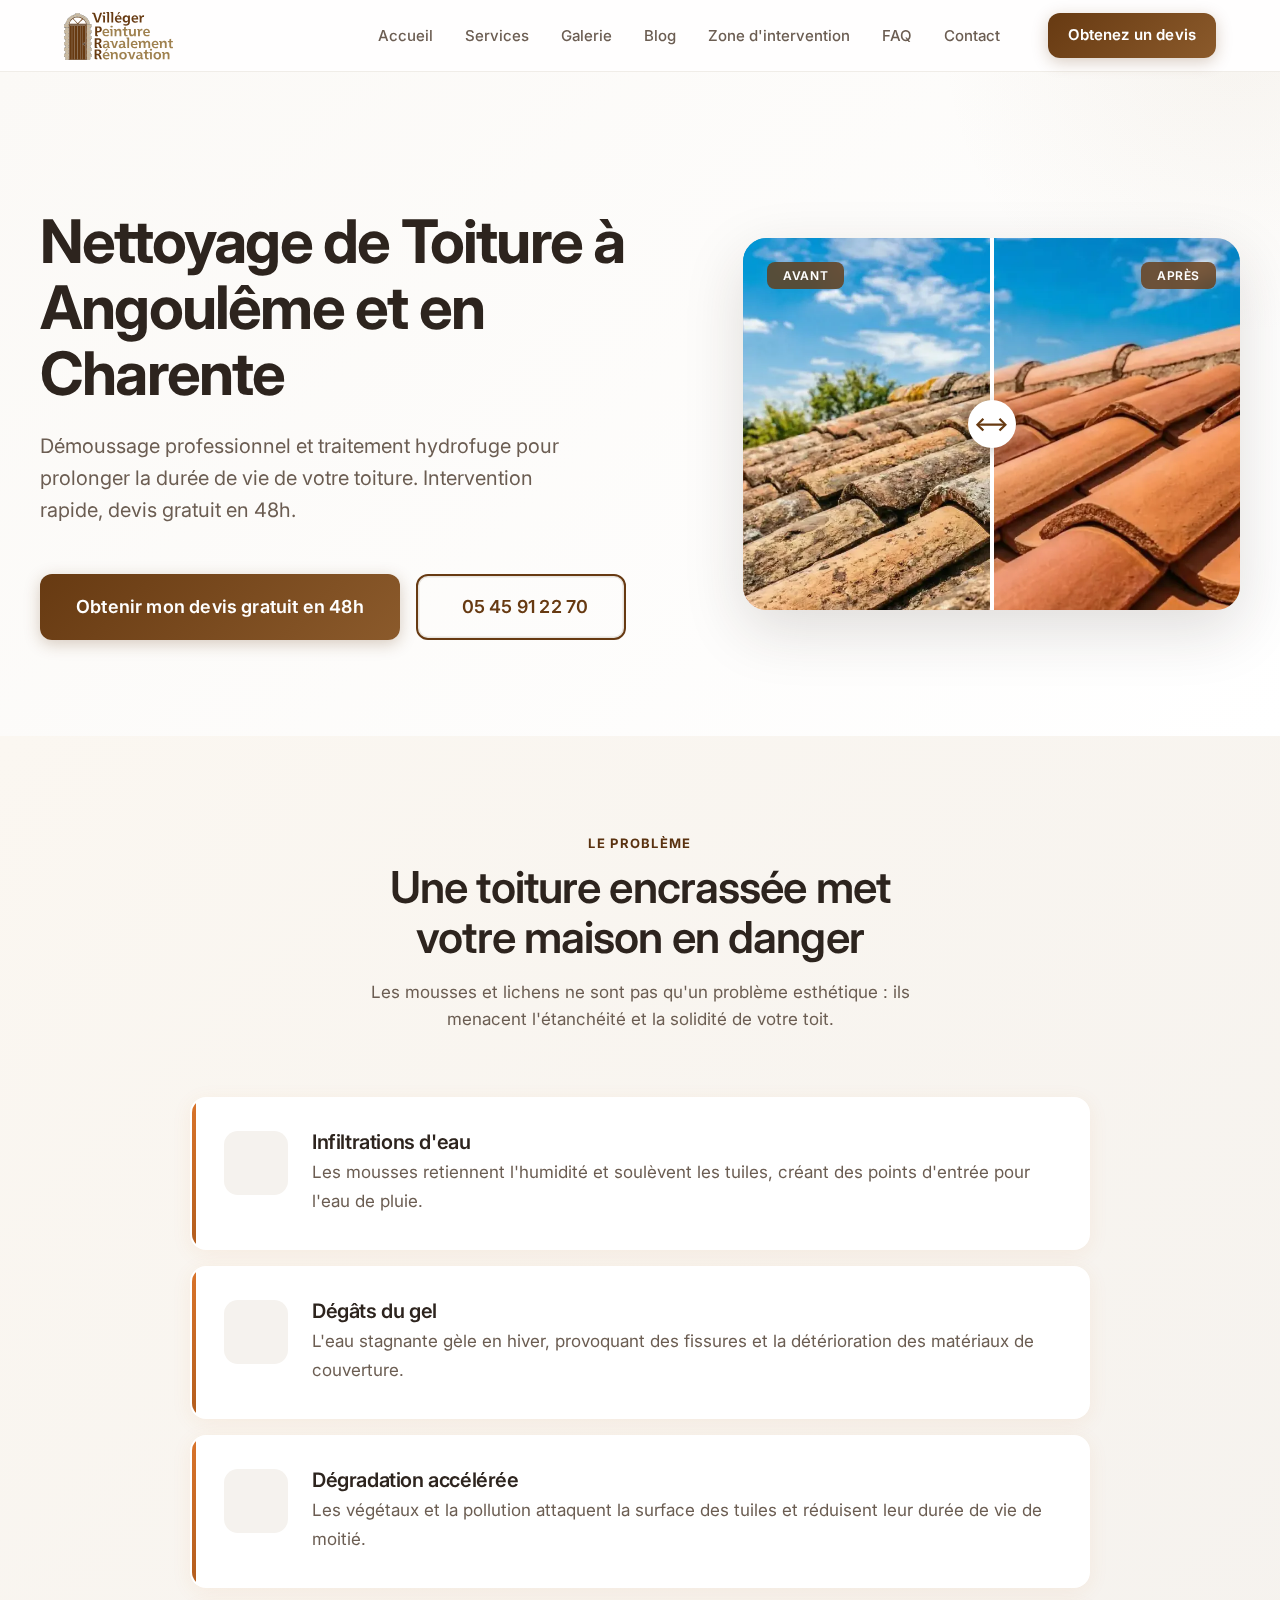
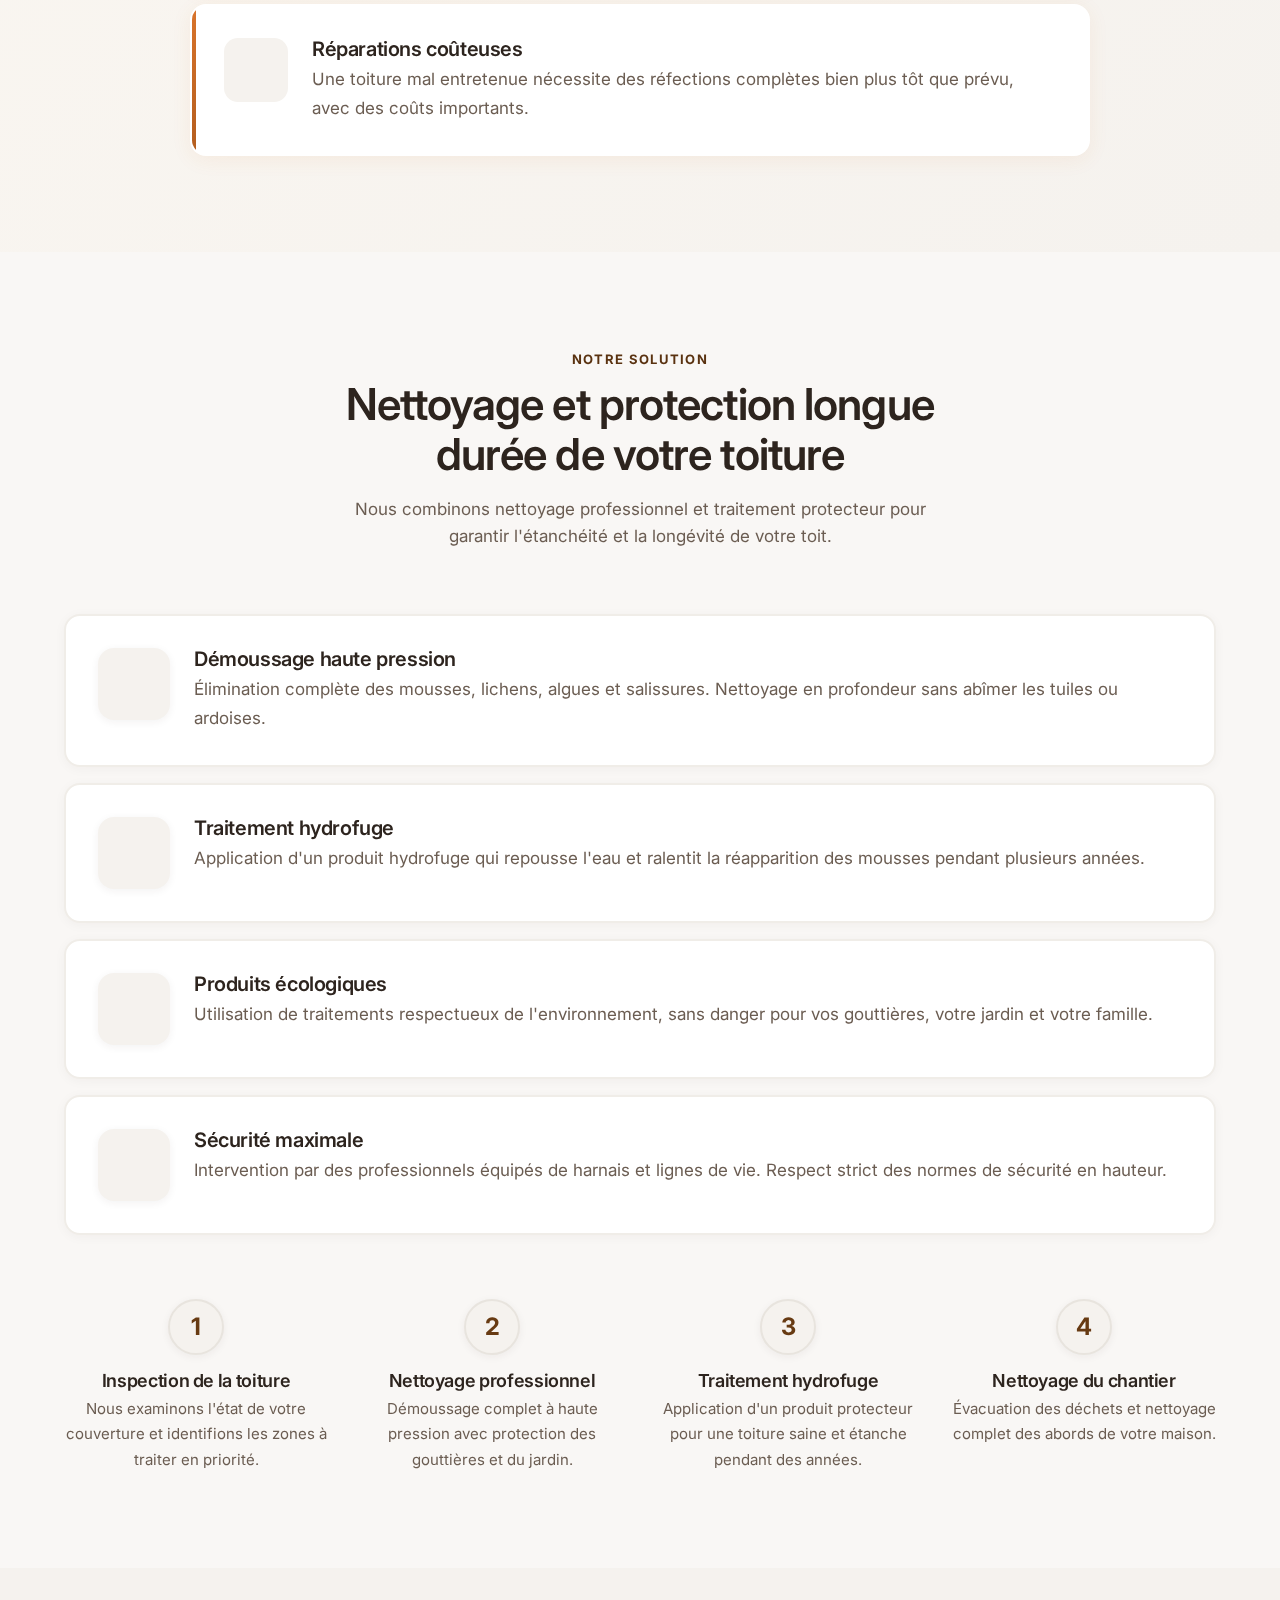
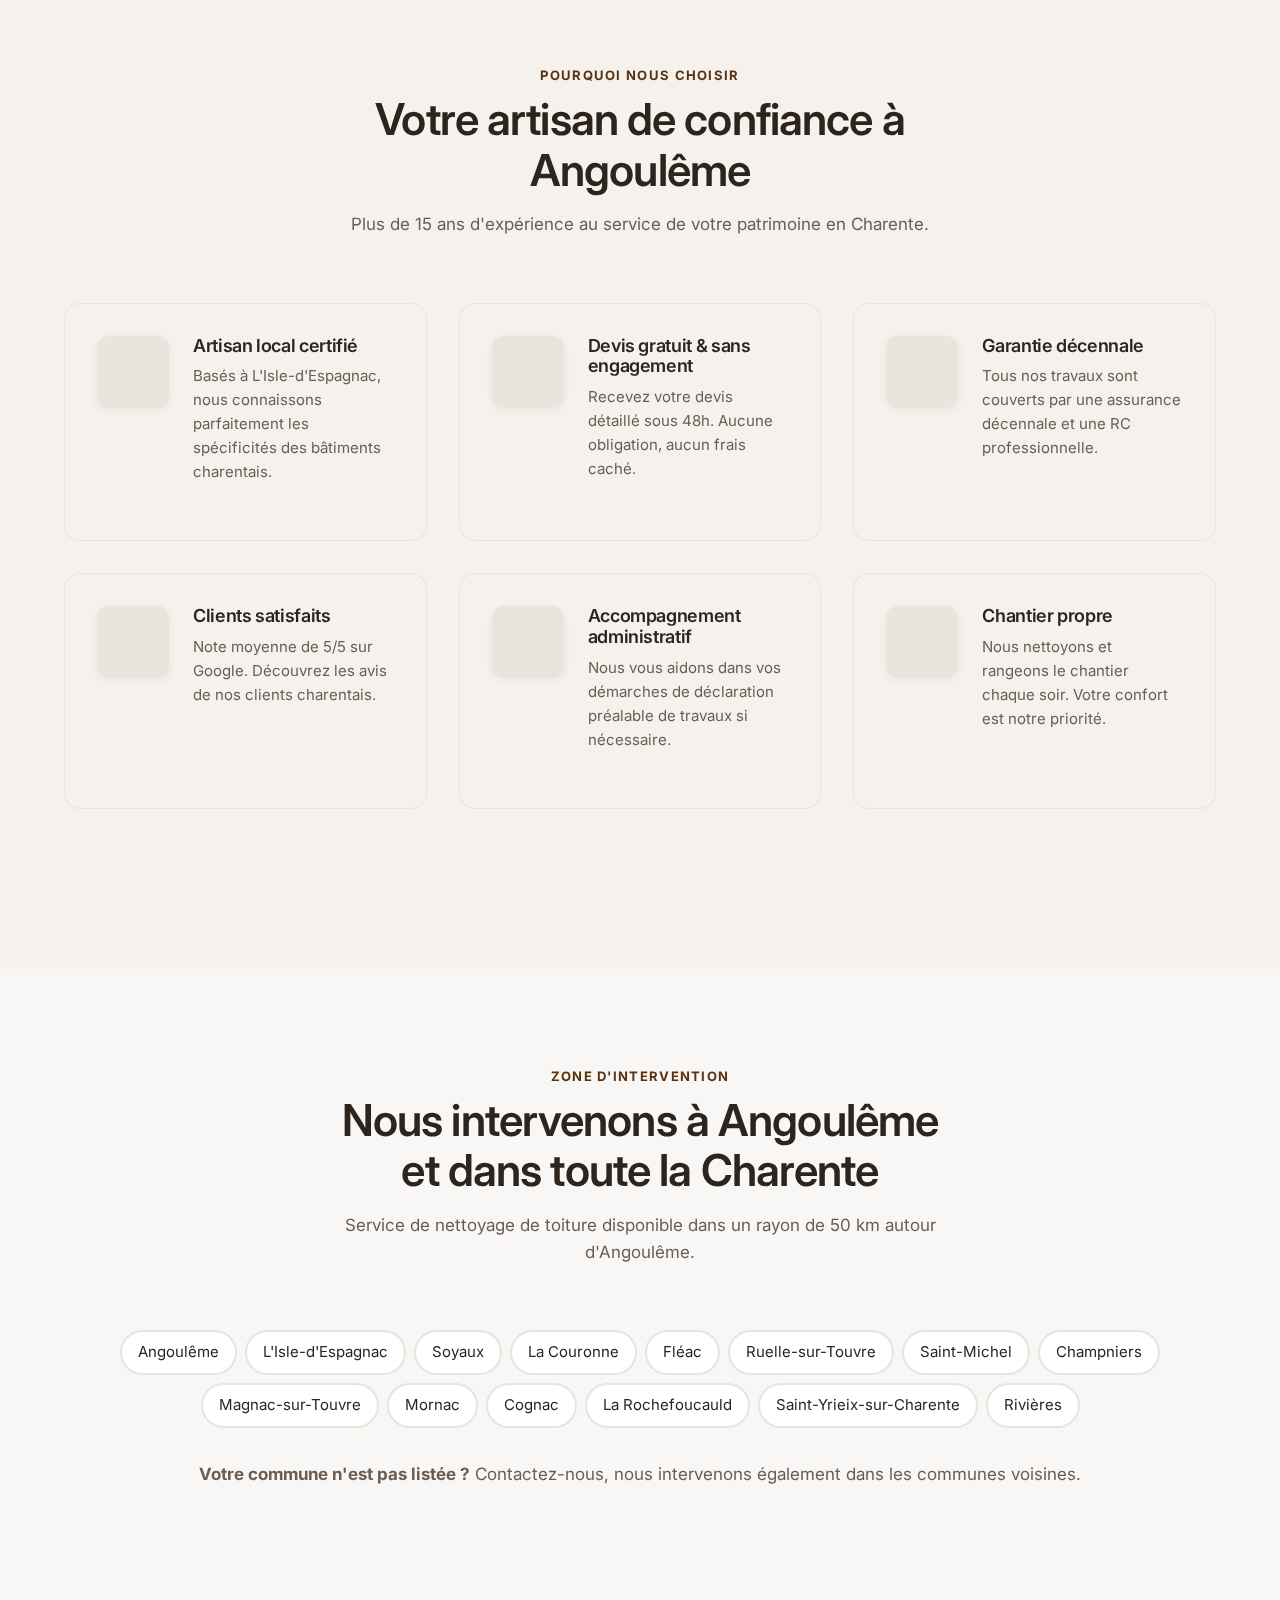
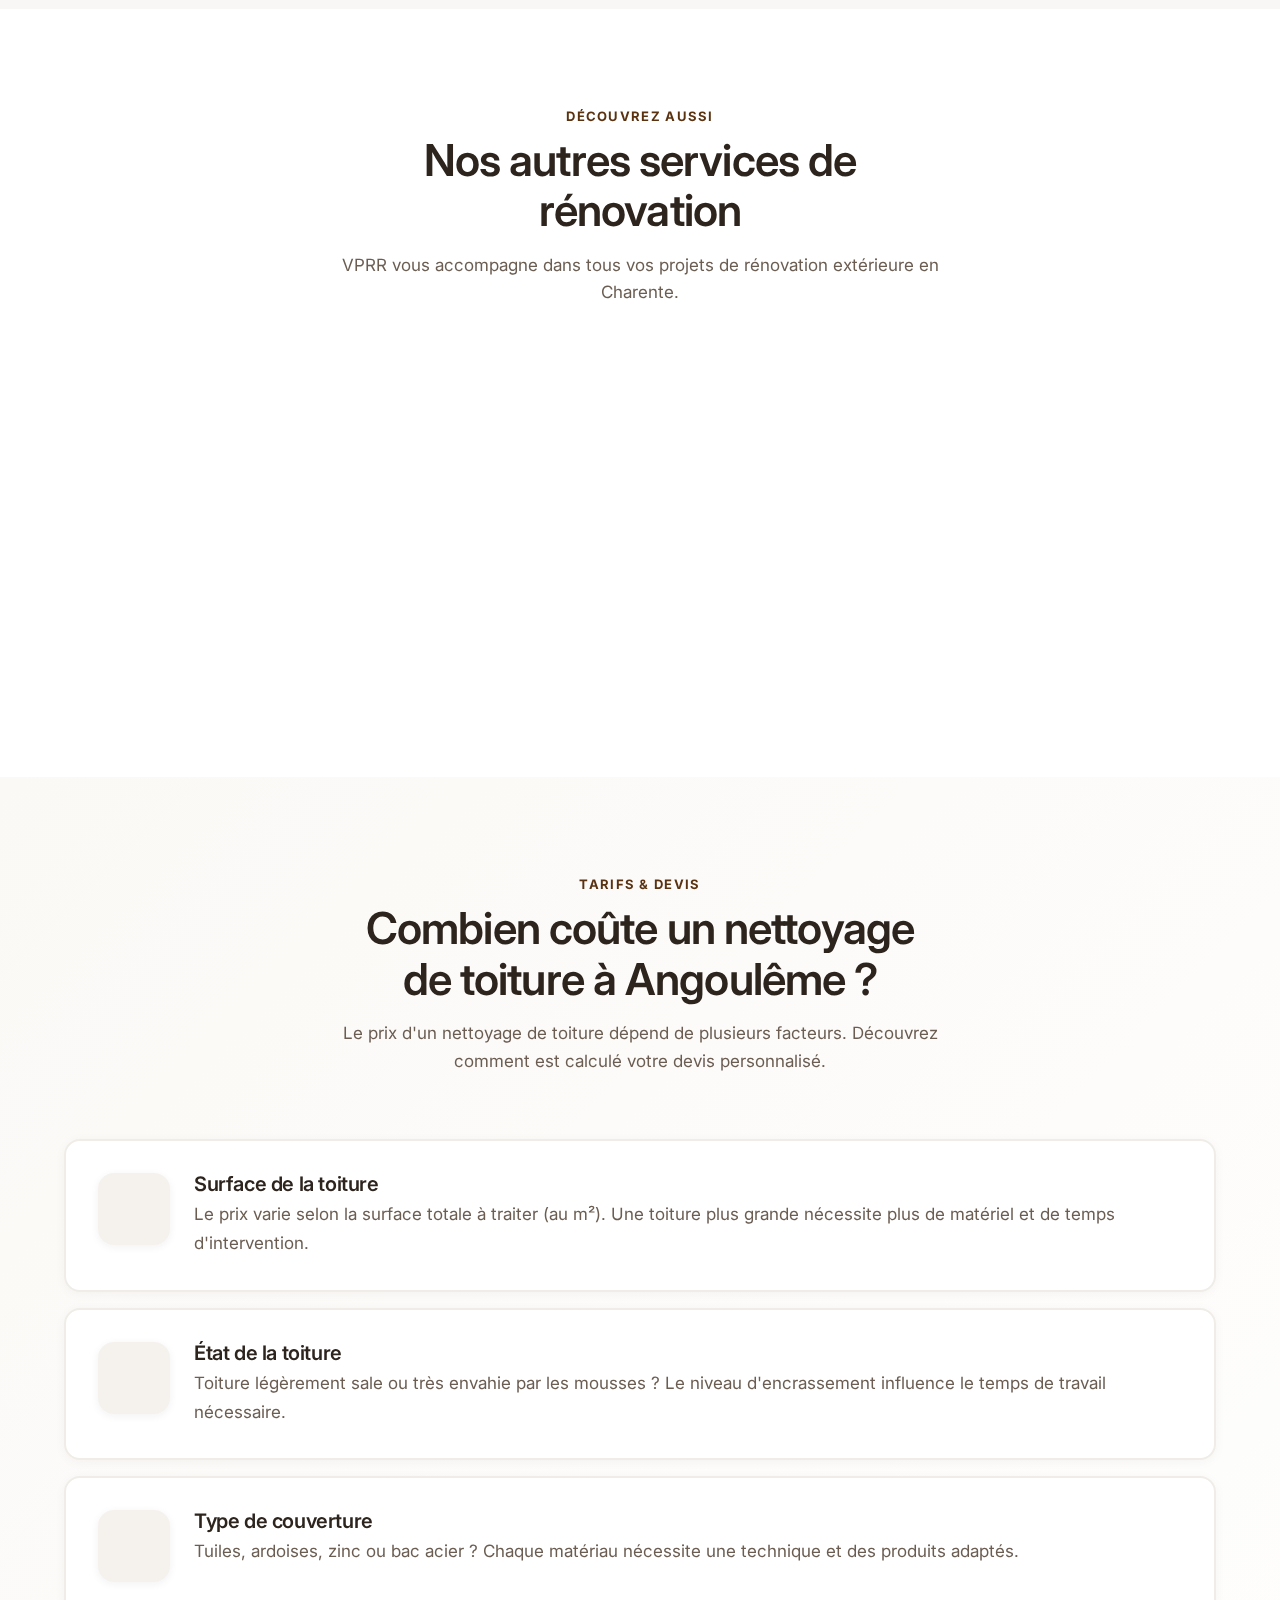
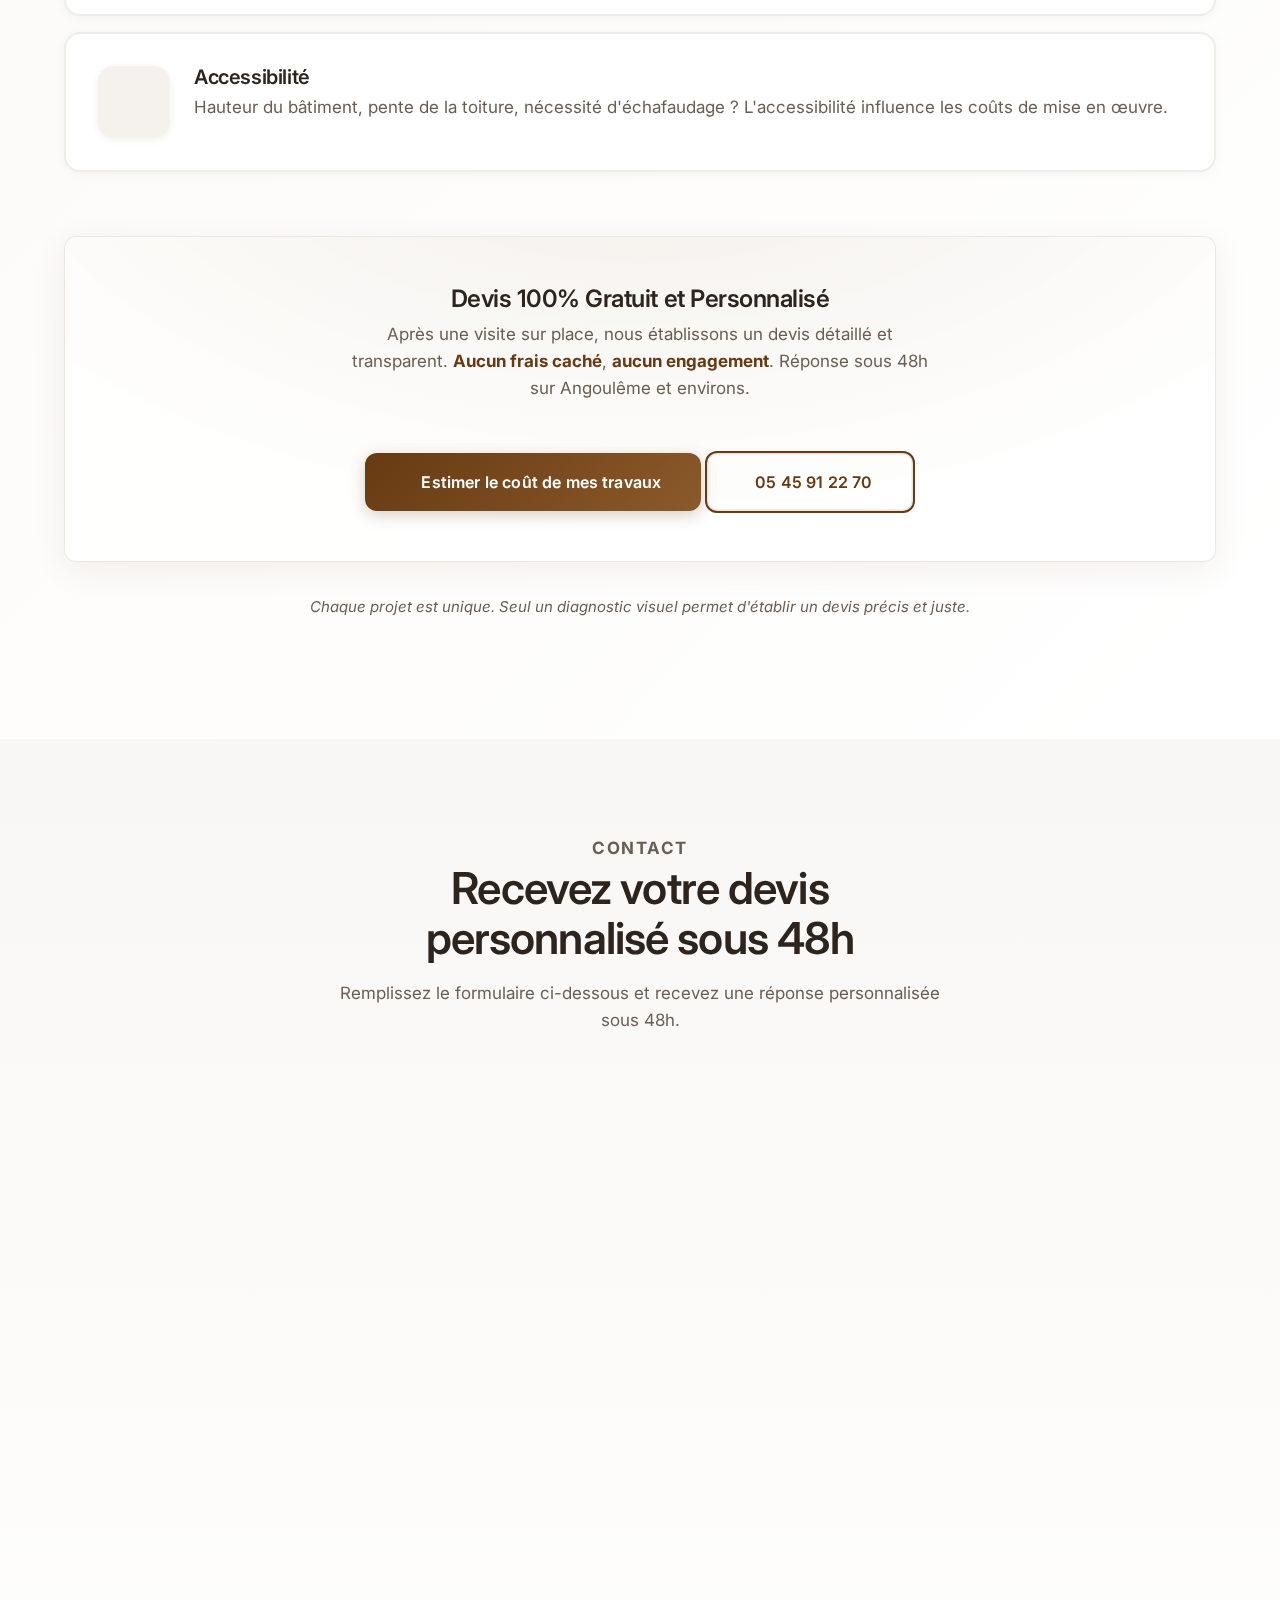
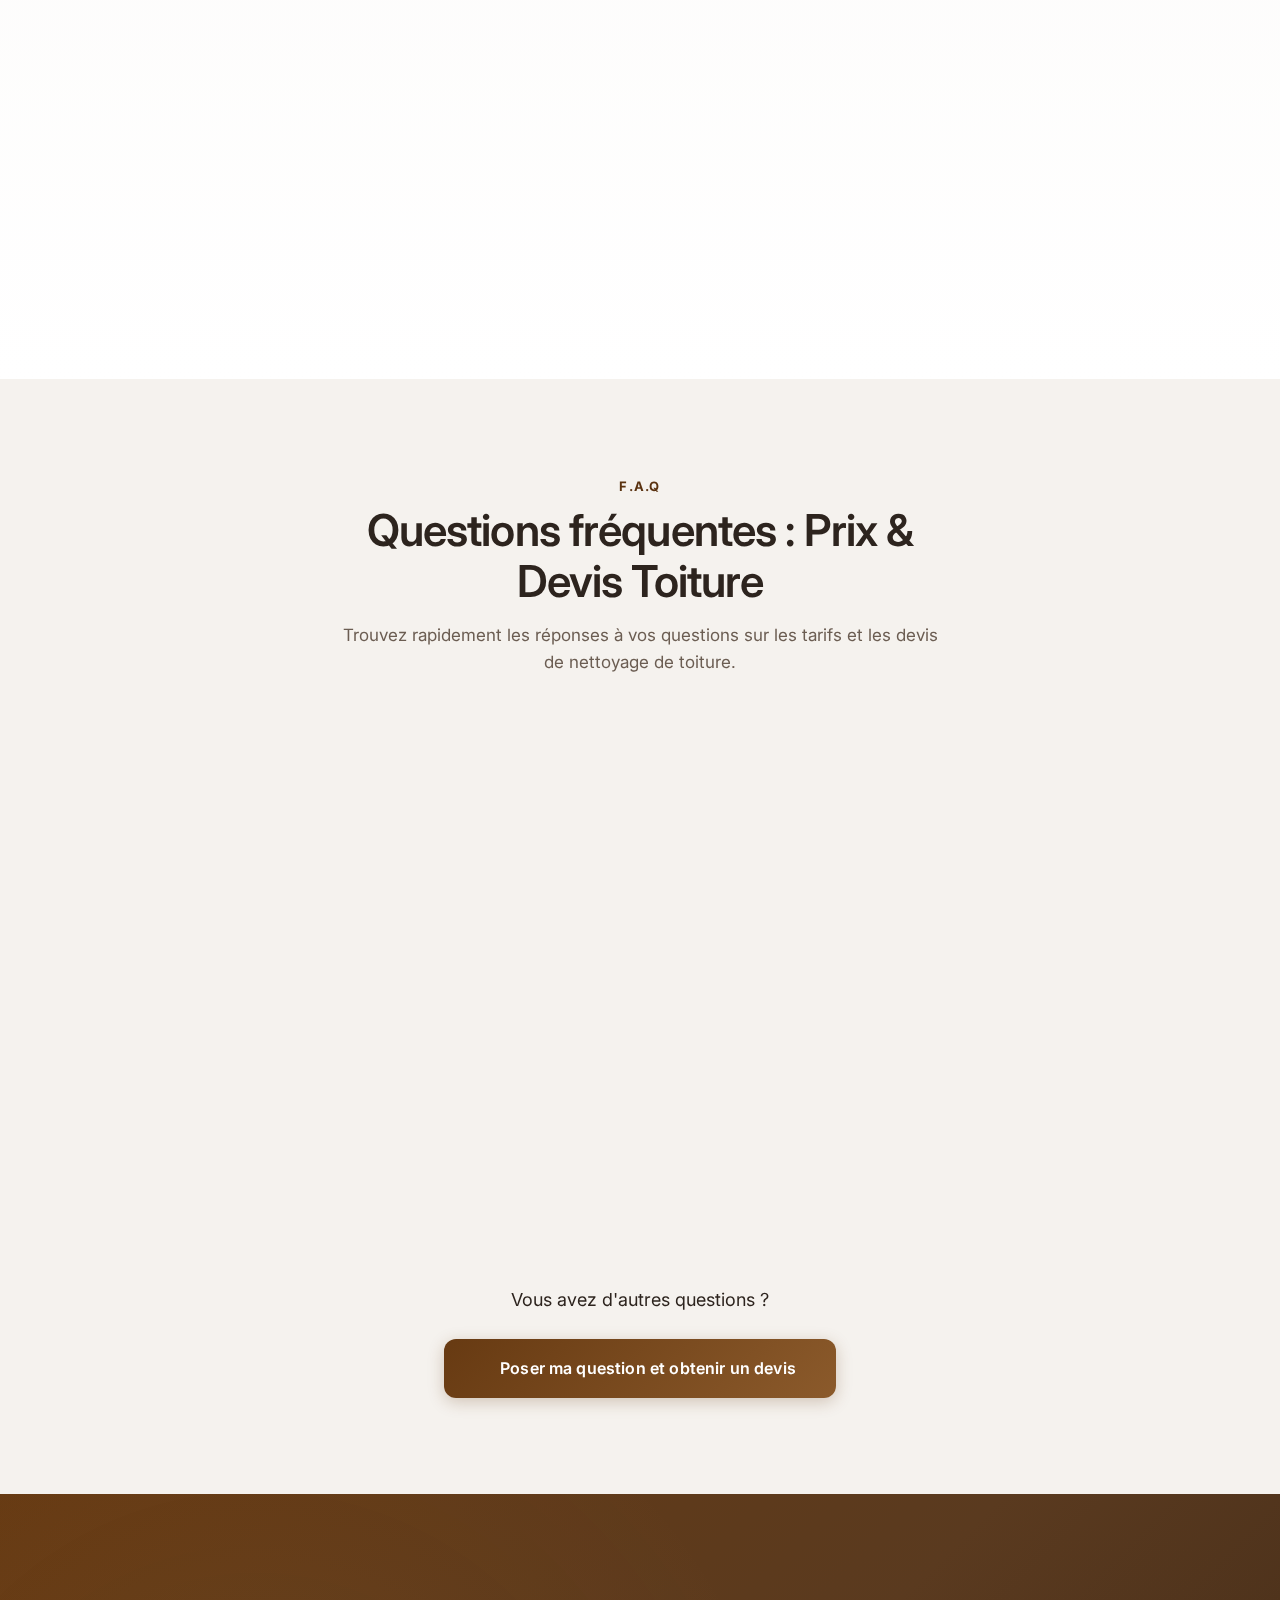
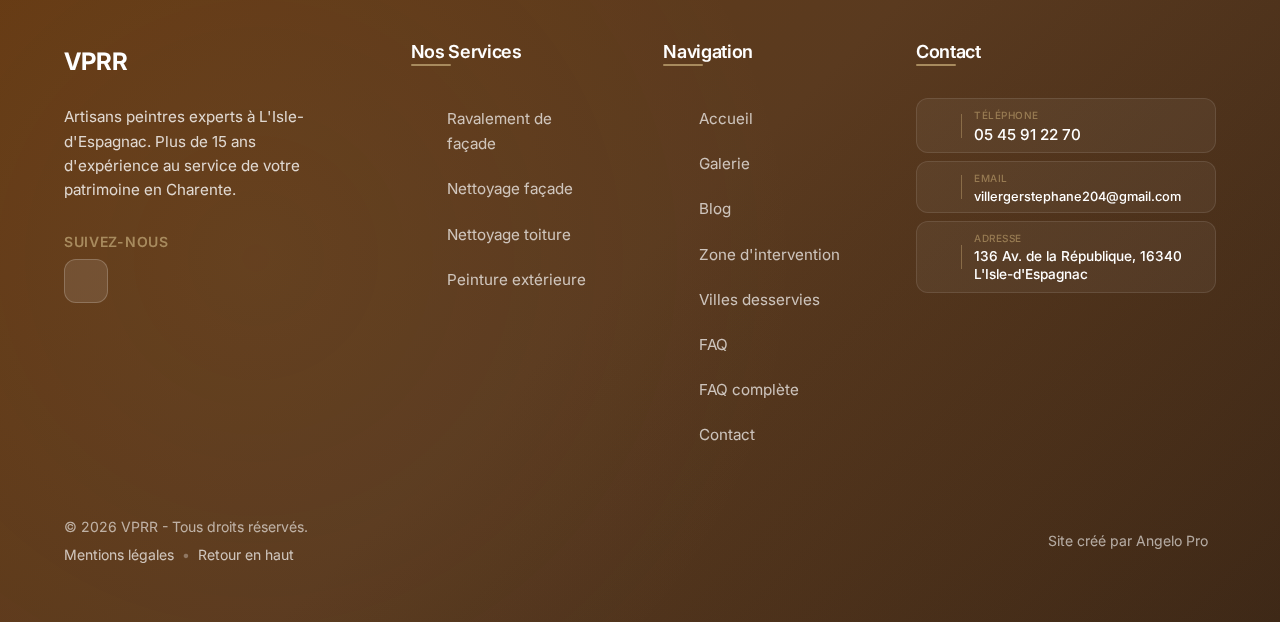
<file: nettoyage-toiture-angouleme.html>
<!DOCTYPE html>
<html lang="fr">
  <head>
    <meta charset="utf-8" />
    <meta name="viewport" content="width=device-width, initial-scale=1" />
    
    <!-- Preconnect pour les ressources externes -->
    <link rel="preconnect" href="https://fonts.googleapis.com" />
    <link rel="preconnect" href="https://fonts.gstatic.com" crossorigin />
    
    <!-- Preload des ressources critiques -->
    <link rel="preload" href="assets/css/styles.css" as="style" />
    <link rel="preload" href="assets/css/nav.css" as="style" />
    <link rel="preload" href="media/VPRR-LOGO.svg" as="image" type="image/svg+xml" />
    
    <!-- Métadonnées SEO optimisées -->
    <title>Nettoyage de Toiture à Angoulême | Démoussage Professionnel | VPRR</title>
    <meta name="description" content="Nettoyage et démoussage de toiture à Angoulême et en Charente. Traitement hydrofuge, élimination des mousses et lichens. Devis gratuit sous 48h. ☎️ 05 45 91 22 70" />
    <meta name="keywords" content="nettoyage toiture Angoulême, démoussage toiture Charente, traitement hydrofuge 16, nettoyage tuiles Angoulême, entretien toiture" />
    <meta name="author" content="Villéger Peinture Raval Rénovation" />
    <meta name="robots" content="index, follow, max-image-preview:large" />
    <meta name="theme-color" content="#673A12" />
    <meta name="geo.region" content="FR-16" />
    <meta name="geo.placename" content="Angoulême, Charente" />
    
    <!-- Open Graph / Facebook -->
    <meta property="og:type" content="website" />
    <meta property="og:site_name" content="VPRR - Villéger Peinture Raval Rénovation" />
    <meta property="og:title" content="Nettoyage de Toiture à Angoulême | Démoussage | VPRR" />
    <meta property="og:description" content="Redonnez vie à votre toiture avec notre service de nettoyage professionnel à Angoulême. Démoussage et traitement hydrofuge. Devis gratuit en 48h." />
    <meta property="og:url" content="https://vprr.fr/nettoyage-toiture-angouleme.html" />
    <meta property="og:image" content="https://vprr.fr/data/hero.webp" />
    <meta property="og:locale" content="fr_FR" />
    
    <!-- Twitter Card -->
    <meta name="twitter:card" content="summary_large_image" />
    <meta name="twitter:title" content="Nettoyage de Toiture à Angoulême | VPRR" />
    <meta name="twitter:description" content="Service professionnel de nettoyage de toiture à Angoulême. Devis gratuit en 48h." />
    
    <!-- CSS -->
    <link rel="stylesheet" href="assets/css/styles.css" />
    <link rel="stylesheet" href="assets/css/nav.css" />
    <link rel="stylesheet" href="assets/css/utilities.css" />
    <link rel="stylesheet" href="assets/css/responsive.css" />
    <link rel="stylesheet" href="assets/css/contact.css" media="print" onload="this.media='all'" />
    
    <!-- Google Fonts -->
    <link href="https://fonts.googleapis.com/css2?family=Inter:wght@400;500;600;700&display=swap" rel="stylesheet" media="print" onload="this.media='all'" />
    
    <!-- Font Awesome CDN complet -->
    <link rel="stylesheet" href="https://cdnjs.cloudflare.com/ajax/libs/font-awesome/6.5.1/css/all.min.css" integrity="sha512-DTOQO9RWCH3ppGqcWaEA1BIZOC6xxalwEsw9c2QQeAIftl+Vegovlnee1c9QX4TctnWMn13TZye+giMm8e2LwA==" crossorigin="anonymous" referrerpolicy="no-referrer" />
    
    <!-- Favicon -->
    <link rel="icon" type="image/png" href="https://vprr.fr/media/favicon/favicon-96x96.png" sizes="96x96" />
    <link rel="icon" type="image/svg+xml" href="https://vprr.fr/media/favicon/favicon.svg" />
    <link rel="shortcut icon" href="https://vprr.fr/media/favicon/favicon.ico" />
    <link rel="apple-touch-icon" sizes="180x180" href="https://vprr.fr/media/favicon/apple-touch-icon.png" />
    
    <!-- Schema.org LocalBusiness -->
    <script type="application/ld+json">
      {
        "@context": "https://schema.org",
        "@type": "HomeAndConstructionBusiness",
        "@id": "https://vprr.fr/#business",
        "name": "Villéger Peinture Raval Rénovation",
        "alternateName": "VPRR",
        "url": "https://vprr.fr/",
        "logo": "https://vprr.fr/media/VPRR-LOGO.svg",
        "email": "villergerstephane204@gmail.com",
        "telephone": "+33545912270",
        "address": {
          "@type": "PostalAddress",
          "streetAddress": "136 Avenue de la République",
          "addressLocality": "L'Isle-d'Espagnac",
          "addressRegion": "Nouvelle-Aquitaine",
          "postalCode": "16340",
          "addressCountry": "FR"
        },
        "geo": {
          "@type": "GeoCoordinates",
          "latitude": 45.6667,
          "longitude": 0.1833
        },
        "areaServed": [
          {
            "@type": "City",
            "name": "Angoulême"
          },
          {
            "@type": "AdministrativeArea",
            "name": "Charente"
          }
        ],
        "hasOfferCatalog": {
          "@type": "OfferCatalog",
          "name": "Services de nettoyage de toiture",
          "itemListElement": [
            {
              "@type": "Offer",
              "itemOffered": {
                "@type": "Service",
                "name": "Nettoyage de toiture professionnel",
                "description": "Démoussage et nettoyage de toiture à Angoulême",
                "areaServed": "Angoulême, Charente (16)"
              }
            }
          ]
        },
        "priceRange": "€€",
        "openingHoursSpecification": [
          {
            "@type": "OpeningHoursSpecification",
            "dayOfWeek": ["Monday", "Tuesday", "Wednesday", "Thursday", "Friday"],
            "opens": "08:00",
            "closes": "18:00"
          }
        ]
      }
    </script>
    
    <!-- Schema.org Service -->
    <script type="application/ld+json">
      {
        "@context": "https://schema.org",
        "@type": "Service",
        "serviceType": "Nettoyage de toiture",
        "provider": {
          "@id": "https://vprr.fr/#business"
        },
        "areaServed": {
          "@type": "City",
          "name": "Angoulême",
          "containedIn": {
            "@type": "AdministrativeArea",
            "name": "Charente"
          }
        },
        "hasOfferCatalog": {
          "@type": "OfferCatalog",
          "name": "Nettoyage de toiture à Angoulême",
          "itemListElement": [
            {
              "@type": "Offer",
              "itemOffered": {
                "@type": "Service",
                "name": "Démoussage de toiture",
                "description": "Élimination des mousses, lichens et algues sur tous types de toitures"
              }
            },
            {
              "@type": "Offer",
              "itemOffered": {
                "@type": "Service",
                "name": "Traitement hydrofuge",
                "description": "Application d'un traitement protecteur contre l'humidité"
              }
            },
            {
              "@type": "Offer",
              "itemOffered": {
                "@type": "Service",
                "name": "Nettoyage haute pression",
                "description": "Nettoyage en profondeur des tuiles et ardoises"
              }
            }
          ]
        }
      }
    </script>
    
    <!-- Schema.org BreadcrumbList -->
    <script type="application/ld+json">
      {
        "@context": "https://schema.org",
        "@type": "BreadcrumbList",
        "itemListElement": [
          {
            "@type": "ListItem",
            "position": 1,
            "name": "Accueil",
            "item": "https://vprr.fr/"
          },
          {
            "@type": "ListItem",
            "position": 2,
            "name": "Nettoyage de Toiture Angoulême",
            "item": "https://vprr.fr/nettoyage-toiture-angouleme.html"
          }
        ]
      }
    </script>
    
    <!-- Schema.org FAQPage pour résultats enrichis Google -->
    <script type="application/ld+json">
      {
        "@context": "https://schema.org",
        "@type": "FAQPage",
        "mainEntity": [
          {
            "@type": "Question",
            "name": "Quel est le prix moyen d'un nettoyage de toiture au m² à Angoulême ?",
            "acceptedAnswer": {
              "@type": "Answer",
              "text": "Le prix d'un nettoyage de toiture en Charente varie généralement entre 12€ et 25€ par m², selon l'état de votre toiture et les traitements nécessaires. Un simple démoussage coûte moins cher qu'un nettoyage complet avec traitement hydrofuge. Exemple concret : Pour une toiture de 100m² en bon état général nécessitant un démoussage standard, comptez environ 1 000€ à 1 500€ TTC. Le meilleur moyen d'avoir un tarif précis ? Demandez votre devis gratuit et personnalisé après visite sur place."
            }
          },
          {
            "@type": "Question",
            "name": "Faites-vous des devis gratuits sur Angoulême et alentours ?",
            "acceptedAnswer": {
              "@type": "Answer",
              "text": "Oui, absolument. Nous réalisons des devis gratuits et sans engagement sur Angoulême et dans tout le département de la Charente (16). Notre processus est simple : après votre demande, nous convenons d'un rendez-vous pour visiter votre toiture, évaluer son état précis et identifier les traitements nécessaires. Vous recevez ensuite un devis détaillé sous 48h, avec un prix transparent et définitif. Aucune surprise, aucun frais caché."
            }
          },
          {
            "@type": "Question",
            "name": "Combien de temps dure l'intervention de nettoyage de toiture ?",
            "acceptedAnswer": {
              "@type": "Answer",
              "text": "La durée d'intervention dépend de la surface et de l'état de votre toiture : Petite toiture (moins de 80m²) : 1 jour. Toiture moyenne (80-150m²) : 1 à 2 jours. Grande toiture ou très encrassée : 2 à 3 jours. Nous nous adaptons à vos contraintes et planifions les travaux selon la météo pour garantir un résultat optimal. Nous nettoyons le chantier chaque soir pour minimiser les nuisances."
            }
          },
          {
            "@type": "Question",
            "name": "Qu'est-ce qui est inclus dans le devis ? Y a-t-il des frais cachés ?",
            "acceptedAnswer": {
              "@type": "Answer",
              "text": "Transparence totale garantie. Notre devis détaillé comprend : La protection des zones sensibles (gouttières, façade), le nettoyage complet (démoussage et élimination des lichens), les traitements protecteurs si nécessaires (hydrofuge), le nettoyage du chantier et des gouttières, la TVA et les assurances. Promesse VPRR : Le prix indiqué sur le devis est le prix final. Aucun supplément, aucune surprise. Si nous découvrons un problème imprévu lors de l'intervention, nous vous en informons avant tout travail supplémentaire."
            }
          }
        ]
      }
    </script>
    
    <link rel="canonical" href="https://vprr.fr/nettoyage-toiture-angouleme.html" />
    
    <!-- JavaScript -->
    <script defer src="assets/js/main.js"></script>
    <script>
      // Slider Avant/Après interactif
      document.addEventListener('DOMContentLoaded', function() {
        const slider = document.getElementById('beforeAfterSlider');
        const handle = document.getElementById('sliderHandle');
        const imageBefore = document.getElementById('imageBefore');
        
        if (!slider || !handle || !imageBefore) return;
        
        let isDragging = false;
        
        function updateSlider(x) {
          const rect = slider.getBoundingClientRect();
          const position = Math.max(0, Math.min(x - rect.left, rect.width));
          const percentage = (position / rect.width) * 100;
          
          handle.style.left = percentage + '%';
          imageBefore.style.clipPath = `polygon(0 0, ${percentage}% 0, ${percentage}% 100%, 0 100%)`;
        }
        
        // Mouse events
        slider.addEventListener('mousedown', function(e) {
          isDragging = true;
          updateSlider(e.clientX);
        });
        
        document.addEventListener('mousemove', function(e) {
          if (!isDragging) return;
          updateSlider(e.clientX);
        });
        
        document.addEventListener('mouseup', function() {
          isDragging = false;
        });
        
        // Touch events pour mobile
        slider.addEventListener('touchstart', function(e) {
          isDragging = true;
          updateSlider(e.touches[0].clientX);
        });
        
        document.addEventListener('touchmove', function(e) {
          if (!isDragging) return;
          e.preventDefault();
          updateSlider(e.touches[0].clientX);
        }, { passive: false });
        
        document.addEventListener('touchend', function() {
          isDragging = false;
        });
        
        // Hover sur le slider pour montrer l'interactivité
        slider.addEventListener('mouseenter', function() {
          handle.style.transition = 'none';
        });
        
        slider.addEventListener('mouseleave', function() {
          if (!isDragging) {
            handle.style.transition = 'left 0.1s ease-out';
          }
        });
      });
    </script>
    
    <style>
      /* Styles spécifiques page service - Apple-style */
      .service-hero {
        background: linear-gradient(135deg, #FBF9F6 0%, var(--color-surface) 100%);
        padding: calc(var(--header-height) + var(--space-3xl)) var(--space-lg) var(--space-4xl);
        position: relative;
        overflow: hidden;
      }
      
      .service-hero::before {
        content: '';
        position: absolute;
        top: -50%;
        right: -20%;
        width: 600px;
        height: 600px;
        background: radial-gradient(circle, rgba(168, 139, 94, 0.08) 0%, transparent 70%);
        border-radius: 50%;
        pointer-events: none;
      }
      
      .service-hero-container {
        max-width: var(--container-max);
        margin: 0 auto;
        display: grid;
        grid-template-columns: 1fr;
        gap: var(--space-3xl);
        align-items: center;
      }
      
      @media (min-width: 992px) {
        .service-hero-container {
          grid-template-columns: 1.1fr 0.9fr;
          gap: var(--space-4xl);
        }
      }
      
      .service-hero-content {
        z-index: 2;
      }
      
      .service-hero h1 {
        font-size: clamp(2.5rem, 5vw, 3.75rem);
        font-weight: var(--font-weight-bold);
        color: var(--color-text);
        margin-bottom: var(--space-lg);
        line-height: 1.1;
        letter-spacing: -0.03em;
      }
      
      .service-hero-subtitle {
        font-size: clamp(1.0625rem, 2vw, 1.25rem);
        color: var(--color-text-light);
        margin-bottom: var(--space-2xl);
        line-height: 1.6;
        max-width: 540px;
      }
      
      .service-hero-cta {
        display: flex;
        gap: var(--space-md);
        flex-wrap: wrap;
      }
      
      .service-hero-image {
        position: relative;
        border-radius: 24px;
        overflow: hidden;
        box-shadow: 0 20px 60px rgba(45, 36, 30, 0.15);
        aspect-ratio: 4 / 3;
        background: linear-gradient(135deg, var(--color-surface-alt) 0%, var(--color-border) 100%);
      }
      
      /* Slider Avant/Après */
      .before-after-slider {
        position: relative;
        width: 100%;
        height: 100%;
        overflow: hidden;
        cursor: ew-resize;
        user-select: none;
      }
      
      .before-after-slider img {
        position: absolute;
        top: 0;
        left: 0;
        width: 100%;
        height: 100%;
        object-fit: cover;
        object-position: center;
        pointer-events: none;
      }
      
      .image-before {
        z-index: 2;
        clip-path: polygon(0 0, 50% 0, 50% 100%, 0 100%);
        transition: clip-path 0.1s ease-out;
      }
      
      .image-after {
        z-index: 1;
      }
      
      .slider-handle {
        position: absolute;
        top: 0;
        left: 50%;
        width: 4px;
        height: 100%;
        background: var(--color-white);
        transform: translateX(-50%);
        z-index: 3;
        transition: left 0.1s ease-out;
      }
      
      .slider-handle::before {
        content: '';
        position: absolute;
        top: 50%;
        left: 50%;
        transform: translate(-50%, -50%);
        width: 48px;
        height: 48px;
        background: var(--color-white);
        border-radius: 50%;
        box-shadow: 0 4px 16px rgba(0, 0, 0, 0.2);
        display: flex;
        align-items: center;
        justify-content: center;
      }
      
      .slider-handle::after {
        content: '⟷';
        position: absolute;
        top: 50%;
        left: 50%;
        transform: translate(-50%, -50%);
        font-size: 1.25rem;
        color: var(--color-primary);
        font-weight: bold;
      }
      
      .slider-label {
        position: absolute;
        top: var(--space-lg);
        padding: var(--space-xs) var(--space-md);
        background: rgba(103, 58, 18, 0.8);
        color: white;
        font-size: 0.75rem;
        font-weight: var(--font-weight-semibold);
        text-transform: uppercase;
        letter-spacing: 0.05em;
        border-radius: var(--radius-sm);
        z-index: 4;
        backdrop-filter: blur(8px);
      }
      
      .label-before {
        left: var(--space-lg);
      }
      
      .label-after {
        right: var(--space-lg);
      }
      
      /* Placeholder si pas d'image */
      .hero-placeholder {
        width: 100%;
        height: 100%;
        display: flex;
        flex-direction: column;
        align-items: center;
        justify-content: center;
        color: var(--color-text-light);
        font-size: 4rem;
      }
      
      .hero-placeholder-text {
        font-size: 0.875rem;
        margin-top: var(--space-md);
        opacity: 0.6;
      }
      
      /* Cards avec design Apple */
      .feature-grid {
        display: flex;
        flex-direction: column;
        gap: var(--space-md);
        margin-top: var(--space-3xl);
      }
      
      .feature-card {
        background: var(--color-white);
        padding: var(--space-xl);
        border-radius: 16px;
        border: 2px solid var(--color-border-light);
        box-shadow: 0 2px 12px rgba(45, 36, 30, 0.04);
        transition: all var(--duration-normal) var(--ease-spring);
        position: relative;
        overflow: hidden;
        display: flex;
        align-items: flex-start;
        gap: var(--space-lg);
      }
      
      .feature-card::before {
        content: '';
        position: absolute;
        top: 0;
        left: 0;
        width: 4px;
        height: 100%;
        background: linear-gradient(180deg, var(--color-primary) 0%, var(--brand-accent) 100%);
        transform: scaleY(0);
        transform-origin: top;
        transition: transform var(--duration-normal) var(--ease-out);
      }
      
      .feature-card:hover {
        transform: translateX(8px);
        box-shadow: 0 8px 32px rgba(45, 36, 30, 0.12);
        border-color: var(--brand-accent);
      }
      
      .feature-card:hover::before {
        transform: scaleY(1);
      }
      
      .feature-icon {
        width: 72px;
        height: 72px;
        min-width: 72px;
        background: var(--color-surface-alt);
        border-radius: 16px;
        display: grid;
        place-items: center;
        font-size: 1.875rem;
        color: var(--color-primary);
        box-shadow: 0 2px 8px rgba(45, 36, 30, 0.06);
        transition: all var(--duration-normal) var(--ease-spring);
        flex-shrink: 0;
      }
      
      .feature-card:hover .feature-icon {
        background: var(--color-primary);
        color: var(--color-white);
        transform: scale(1.05);
      }
      
      .feature-card-content {
        flex: 1;
      }
      
      .feature-card h3 {
        font-size: 1.25rem;
        margin-bottom: var(--space-xs);
        color: var(--color-text);
        font-weight: var(--font-weight-semibold);
      }
      
      .feature-card p {
        font-size: 1.0625rem;
        color: var(--color-text-light);
        line-height: 1.7;
        margin-bottom: 0;
      }
      
      /* Section problème avec fond contrasté */
      .problem-section {
        background: linear-gradient(135deg, #FBF7F1 0%, var(--color-surface-alt) 100%);
        padding: var(--space-4xl) var(--space-lg);
      }
      
      .problem-content {
        max-width: 900px;
        margin: 0 auto;
      }
      
      .problem-list {
        display: flex;
        flex-direction: column;
        gap: var(--space-md);
        margin-top: var(--space-2xl);
        list-style: none;
        padding: 0;
      }
      
      .problem-item {
        background: var(--color-white);
        padding: var(--space-xl);
        border-radius: 16px;
        border: 2px solid transparent;
        box-shadow: 0 4px 20px rgba(217, 116, 43, 0.08);
        position: relative;
        overflow: hidden;
        transition: all var(--duration-normal) var(--ease-out);
        display: flex;
        align-items: flex-start;
        gap: var(--space-lg);
      }
      
      .problem-item::before {
        content: '';
        position: absolute;
        top: 0;
        left: 0;
        width: 4px;
        height: 100%;
        background: linear-gradient(180deg, #D9742B 0%, #B35D1E 100%);
      }
      
      .problem-item:hover {
        transform: translateX(8px);
        box-shadow: 0 8px 32px rgba(217, 116, 43, 0.15);
        border-color: rgba(217, 116, 43, 0.1);
      }
      
      .problem-item-icon {
        width: 64px;
        height: 64px;
        min-width: 64px;
        background: var(--color-surface-alt);
        border-radius: 14px;
        display: flex;
        align-items: center;
        justify-content: center;
        font-size: 1.75rem;
        color: #D9742B;
        transition: all var(--duration-normal) var(--ease-spring);
        flex-shrink: 0;
      }
      
      .problem-item:hover .problem-item-icon {
        background: #D9742B;
        color: white;
        transform: scale(1.05);
      }
      
      .problem-item-content {
        flex: 1;
      }
      
      .problem-item h3 {
        font-size: 1.25rem;
        margin-bottom: var(--space-xs);
        color: var(--color-text);
        font-weight: var(--font-weight-semibold);
      }
      
      .problem-item p {
        font-size: 1.0625rem;
        color: var(--color-text-light);
        margin: 0;
        line-height: 1.7;
      }
      
      /* Section solution - Process steps */
      .process-steps {
        display: grid;
        grid-template-columns: repeat(auto-fit, minmax(240px, 1fr));
        gap: var(--space-xl);
        margin-top: var(--space-3xl);
      }
      
      .process-step {
        text-align: center;
      }
      
      .step-number {
        width: 56px;
        height: 56px;
        background: var(--color-surface-alt);
        color: var(--color-primary);
        border-radius: 50%;
        display: grid;
        place-items: center;
        font-size: 1.5rem;
        font-weight: var(--font-weight-bold);
        margin: 0 auto var(--space-md);
        box-shadow: 0 2px 8px rgba(45, 36, 30, 0.06);
        border: 2px solid var(--color-border);
      }
      
      .process-step h3 {
        font-size: 1.125rem;
        margin-bottom: var(--space-xs);
        color: var(--color-text);
      }
      
      .process-step p {
        font-size: 0.9375rem;
        color: var(--color-text-light);
        margin: 0;
      }
      
            
      /* Zone d'intervention */
      .zone-list {
        display: flex;
        flex-wrap: wrap;
        gap: var(--space-sm);
        justify-content: center;
        margin-top: var(--space-xl);
        list-style: none;
        padding: 0;
      }
      
      .zone-tag {
        padding: var(--space-sm) var(--space-md);
        background: var(--color-white);
        border: 2px solid var(--color-border);
        border-radius: var(--radius-pill);
        font-size: 0.9375rem;
        color: var(--color-text);
        transition: all var(--duration-fast) var(--ease-out);
      }
      
      .zone-tag:hover {
        background: var(--color-primary);
        color: var(--color-white);
        border-color: var(--color-primary);
        transform: translateY(-2px);
      }
      
      /* CTA Final Compact - Design équilibré */
      .cta-final-compact {
        display: flex;
        align-items: center;
        justify-content: space-between;
        gap: var(--space-2xl);
        margin: var(--space-xl) 0;
        padding: var(--space-2xl) var(--space-3xl);
        background: linear-gradient(135deg, var(--color-primary) 0%, #8B5A2B 100%);
        border-radius: 16px;
        box-shadow: 0 8px 32px rgba(103, 58, 18, 0.25);
        border: 1px solid rgba(255, 255, 255, 0.1);
        max-width: 1200px;
        margin-left: auto;
        margin-right: auto;
      }
      
      .cta-final-compact > div:first-child {
        flex: 1;
        min-width: 300px;
      }
      
      .cta-final-compact > div:last-child {
        flex-shrink: 0;
        display: flex;
        align-items: center;
        gap: var(--space-lg);
      }
      
      .cta-final-compact h2 {
        font-size: 1.625rem;
        font-weight: 700;
        margin-bottom: var(--space-sm);
        color: var(--color-white);
        line-height: 1.2;
      }
      
      .cta-final-compact p {
        margin: 0;
        font-size: 1.0625rem;
        color: rgba(255, 255, 255, 0.9);
        line-height: 1.4;
      }
      
      .cta-final-compact .btn {
        background: var(--color-white);
        color: var(--color-primary);
        border: none;
        padding: var(--space-lg) var(--space-2xl);
        font-size: 1rem;
        font-weight: 600;
        border-radius: 8px;
        white-space: nowrap;
        min-width: 200px;
      }
      
      .cta-final-compact .btn:hover {
        background: rgba(255, 255, 255, 0.95);
        transform: translateY(-2px);
        box-shadow: 0 4px 12px rgba(0, 0, 0, 0.15);
      }
      
      .cta-final-compact a[href^="tel:"] {
        color: var(--color-white);
        border: 2px solid rgba(255, 255, 255, 0.3);
        background: rgba(255, 255, 255, 0.1);
        padding: var(--space-md) var(--space-lg);
        border-radius: 8px;
        text-decoration: none;
        font-weight: 500;
        font-size: 0.9375rem;
        transition: all 0.2s ease;
        white-space: nowrap;
      }
      
      .cta-final-compact a[href^="tel:"]:hover {
        background: rgba(255, 255, 255, 0.2);
        border-color: rgba(255, 255, 255, 0.5);
        transform: translateY(-1px);
      }
      
      .cta-final-compact a[href^="tel:"] span {
        background: rgba(255, 255, 255, 0.2);
        border: 2px solid rgba(255, 255, 255, 0.4);
        width: 40px;
        height: 40px;
        border-radius: 50%;
        display: grid;
        place-items: center;
        margin-right: var(--space-sm);
      }
      
      .cta-final-compact a[href^="tel:"] span i {
        color: var(--color-white);
        font-size: 1rem;
      }
    </style>
  </head>
  <body>
    <!-- Skip to content -->
    <a href="#main-content" class="skip-to-content">Aller au contenu principal</a>
    
    <!-- Header -->
    <header class="site-header" id="top">
      <div class="container header-inner">
        <a href="index.html#top" class="logo" aria-label="VPRR - Accueil">
          <img src="media/VPRR-LOGO.svg" class="logo-img" alt="Villeger Peinture Raval Rénovation" width="150" height="40" />
        </a>

        <button class="burger" aria-label="Ouvrir le menu" aria-controls="primary-nav" aria-expanded="false">
          <span class="burger-bar" aria-hidden="true"></span>
          <span class="burger-bar" aria-hidden="true"></span>
          <span class="burger-bar" aria-hidden="true"></span>
        </button>

        <nav class="primary-nav" id="primary-nav" aria-label="Navigation principale">
          <ul class="menu">
            <li><a class="nav-link" href="index.html#home">Accueil</a></li>
            <li class="has-submenu">
              <a class="nav-link" href="index.html#services">Services</a>
              <ul class="submenu" aria-label="Pages services">
                <li><a href="nettoyage-facade-angouleme.html">Nettoyage de façade <span class="submenu-meta">Angoulême</span></a></li>
                <li><a href="ravalement-facade-angouleme.html">Ravalement de façade <span class="submenu-meta">Charente</span></a></li>
                <li><a href="nettoyage-toiture-angouleme.html">Nettoyage de toiture <span class="submenu-meta">Angoulême</span></a></li>
                <li><a href="peinture-exterieure-charente.html">Peinture extérieure <span class="submenu-meta">Charente</span></a></li>
              </ul>
            </li>
            <li><a class="nav-link" href="index.html#galerie">Galerie</a></li>
            <li><a class="nav-link" href="index.html#blog">Blog</a></li>
            <li><a class="nav-link" href="index.html#zone">Zone d'intervention</a></li>
            <li><a class="nav-link" href="index.html#faq">FAQ</a></li>
            <li><a class="nav-link" href="index.html#contact">Contact</a></li>
            <li class="menu-cta">
              <a class="btn btn-primary" href="#contact">Obtenez un devis</a>
            </li>
          </ul>
        </nav>
      </div>
    </header>

    <!-- Main Content -->
    <main id="main-content">
      
      <!-- Hero Section -->
      <section class="service-hero" aria-labelledby="hero-title">
        <div class="service-hero-container">
          <div class="service-hero-content">
            <h1 id="hero-title">Nettoyage de Toiture à Angoulême et en Charente</h1>
            <p class="service-hero-subtitle">Démoussage professionnel et traitement hydrofuge pour prolonger la durée de vie de votre toiture. Intervention rapide, devis gratuit en 48h.</p>
            <div class="service-hero-cta">
              <a class="btn btn-primary btn--lg" href="#contact">Obtenir mon devis gratuit en 48h</a>
              <a class="btn btn-secondary btn--lg" href="tel:+33545912270">
                <i class="fa-solid fa-phone" aria-hidden="true"></i> 05 45 91 22 70
              </a>
            </div>
          </div>
          <div class="service-hero-image">
            <div class="before-after-slider" id="beforeAfterSlider">
              <!-- Image Avant (sale) - Remplacez par votre image avant -->
              <img src="media/services/nettoyag_toiture/toiture_avant-900w.webp" srcset="media/services/nettoyag_toiture/toiture_avant-600w.webp 600w, media/services/nettoyag_toiture/toiture_avant-900w.webp 900w, media/services/nettoyag_toiture/toiture_avant-1200w.webp 1200w" sizes="(max-width: 960px) 100vw, 50vw" alt="Toiture avant nettoyage" class="image-before" id="imageBefore" />
              <!-- Image Après (propre) - Remplacez par votre image après -->
              <img src="media/services/nettoyag_toiture/toiture_apres-900w.webp" srcset="media/services/nettoyag_toiture/toiture_apres-600w.webp 600w, media/services/nettoyag_toiture/toiture_apres-900w.webp 900w, media/services/nettoyag_toiture/toiture_apres-1200w.webp 1200w" sizes="(max-width: 960px) 100vw, 50vw" alt="Toiture après nettoyage" class="image-after" />
              <!-- Labels -->
              <div class="slider-label label-before">Avant</div>
              <div class="slider-label label-after">Après</div>
              <!-- Handle du slider -->
              <div class="slider-handle" id="sliderHandle"></div>
            </div>
          </div>
        </div>
      </section>

      <!-- Section Problème/Agitation -->
      <section class="problem-section" aria-labelledby="problem-title">
        <div class="problem-content">
          <header class="section-header">
            <p class="section-eyebrow">Le problème</p>
            <h2 id="problem-title">Une toiture encrassée met votre maison en danger</h2>
            <p>Les mousses et lichens ne sont pas qu'un problème esthétique : ils menacent l'étanchéité et la solidité de votre toit.</p>
          </header>
          
          <ul class="problem-list">
            <li class="problem-item">
              <div class="problem-item-icon"><i class="fa-solid fa-droplet" aria-hidden="true"></i></div>
              <div class="problem-item-content">
                <h3>Infiltrations d'eau</h3>
                <p>Les mousses retiennent l'humidité et soulèvent les tuiles, créant des points d'entrée pour l'eau de pluie.</p>
              </div>
            </li>
            <li class="problem-item">
              <div class="problem-item-icon"><i class="fa-solid fa-snowflake" aria-hidden="true"></i></div>
              <div class="problem-item-content">
                <h3>Dégâts du gel</h3>
                <p>L'eau stagnante gèle en hiver, provoquant des fissures et la détérioration des matériaux de couverture.</p>
              </div>
            </li>
            <li class="problem-item">
              <div class="problem-item-icon"><i class="fa-solid fa-house-crack" aria-hidden="true"></i></div>
              <div class="problem-item-content">
                <h3>Dégradation accélérée</h3>
                <p>Les végétaux et la pollution attaquent la surface des tuiles et réduisent leur durée de vie de moitié.</p>
              </div>
            </li>
            <li class="problem-item">
              <div class="problem-item-icon"><i class="fa-solid fa-euro-sign" aria-hidden="true"></i></div>
              <div class="problem-item-content">
                <h3>Réparations coûteuses</h3>
                <p>Une toiture mal entretenue nécessite des réfections complètes bien plus tôt que prévu, avec des coûts importants.</p>
              </div>
            </li>
          </ul>
        </div>
      </section>

      <!-- Section Solution -->
      <section class="section" aria-labelledby="solution-title">
        <div class="container">
          <header class="section-header">
            <p class="section-eyebrow">Notre solution</p>
            <h2 id="solution-title">Nettoyage et protection longue durée de votre toiture</h2>
            <p>Nous combinons nettoyage professionnel et traitement protecteur pour garantir l'étanchéité et la longévité de votre toit.</p>
          </header>

          <div class="feature-grid">
            <article class="feature-card">
              <div class="feature-icon"><i class="fa-solid fa-spray-can" aria-hidden="true"></i></div>
              <div class="feature-card-content">
                <h3>Démoussage haute pression</h3>
                <p>Élimination complète des mousses, lichens, algues et salissures. Nettoyage en profondeur sans abîmer les tuiles ou ardoises.</p>
              </div>
            </article>
            
            <article class="feature-card">
              <div class="feature-icon"><i class="fa-solid fa-shield-halved" aria-hidden="true"></i></div>
              <div class="feature-card-content">
                <h3>Traitement hydrofuge</h3>
                <p>Application d'un produit hydrofuge qui repousse l'eau et ralentit la réapparition des mousses pendant plusieurs années.</p>
              </div>
            </article>
            
            <article class="feature-card">
              <div class="feature-icon"><i class="fa-solid fa-leaf" aria-hidden="true"></i></div>
              <div class="feature-card-content">
                <h3>Produits écologiques</h3>
                <p>Utilisation de traitements respectueux de l'environnement, sans danger pour vos gouttières, votre jardin et votre famille.</p>
              </div>
            </article>
            
            <article class="feature-card">
              <div class="feature-icon"><i class="fa-solid fa-user-shield" aria-hidden="true"></i></div>
              <div class="feature-card-content">
                <h3>Sécurité maximale</h3>
                <p>Intervention par des professionnels équipés de harnais et lignes de vie. Respect strict des normes de sécurité en hauteur.</p>
              </div>
            </article>
          </div>

          <!-- Process Steps -->
          <div class="process-steps">
            <div class="process-step">
              <div class="step-number">1</div>
              <h3>Inspection de la toiture</h3>
              <p>Nous examinons l'état de votre couverture et identifions les zones à traiter en priorité.</p>
            </div>
            <div class="process-step">
              <div class="step-number">2</div>
              <h3>Nettoyage professionnel</h3>
              <p>Démoussage complet à haute pression avec protection des gouttières et du jardin.</p>
            </div>
            <div class="process-step">
              <div class="step-number">3</div>
              <h3>Traitement hydrofuge</h3>
              <p>Application d'un produit protecteur pour une toiture saine et étanche pendant des années.</p>
            </div>
            <div class="process-step">
              <div class="step-number">4</div>
              <h3>Nettoyage du chantier</h3>
              <p>Évacuation des déchets et nettoyage complet des abords de votre maison.</p>
            </div>
          </div>
        </div>
      </section>

      <!-- Section Pourquoi nous choisir -->
      <section class="section" style="background: var(--color-surface-alt);" aria-labelledby="why-title">
        <div class="container">
          <header class="section-header">
            <p class="section-eyebrow">Pourquoi nous choisir</p>
            <h2 id="why-title">Votre artisan de confiance à Angoulême</h2>
            <p>Plus de 15 ans d'expérience au service de votre patrimoine en Charente.</p>
          </header>

          <div class="reassurance-grid">
            <div class="reassurance-item">
              <div class="reassurance-icon"><i class="fa-solid fa-award" aria-hidden="true"></i></div>
              <div class="reassurance-text">
                <h3>Artisan local certifié</h3>
                <p>Basés à L'Isle-d'Espagnac, nous connaissons parfaitement les spécificités des bâtiments charentais.</p>
              </div>
            </div>
            
            <div class="reassurance-item">
              <div class="reassurance-icon"><i class="fa-solid fa-file-contract" aria-hidden="true"></i></div>
              <div class="reassurance-text">
                <h3>Devis gratuit & sans engagement</h3>
                <p>Recevez votre devis détaillé sous 48h. Aucune obligation, aucun frais caché.</p>
              </div>
            </div>
            
            <div class="reassurance-item">
              <div class="reassurance-icon"><i class="fa-solid fa-certificate" aria-hidden="true"></i></div>
              <div class="reassurance-text">
                <h3>Garantie décennale</h3>
                <p>Tous nos travaux sont couverts par une assurance décennale et une RC professionnelle.</p>
              </div>
            </div>
            
            <div class="reassurance-item">
              <div class="reassurance-icon"><i class="fa-solid fa-star" aria-hidden="true"></i></div>
              <div class="reassurance-text">
                <h3>Clients satisfaits</h3>
                <p>Note moyenne de 5/5 sur Google. Découvrez les avis de nos clients charentais.</p>
              </div>
            </div>
            
            <div class="reassurance-item">
              <div class="reassurance-icon"><i class="fa-solid fa-handshake" aria-hidden="true"></i></div>
              <div class="reassurance-text">
                <h3>Accompagnement administratif</h3>
                <p>Nous vous aidons dans vos démarches de déclaration préalable de travaux si nécessaire.</p>
              </div>
            </div>
            
            <div class="reassurance-item">
              <div class="reassurance-icon"><i class="fa-solid fa-broom" aria-hidden="true"></i></div>
              <div class="reassurance-text">
                <h3>Chantier propre</h3>
                <p>Nous nettoyons et rangeons le chantier chaque soir. Votre confort est notre priorité.</p>
              </div>
            </div>
          </div>
        </div>
      </section>

      <!-- Section Zone d'intervention -->
      <section class="section" aria-labelledby="zone-title">
        <div class="container">
          <header class="section-header">
            <p class="section-eyebrow">Zone d'intervention</p>
            <h2 id="zone-title">Nous intervenons à Angoulême et dans toute la Charente</h2>
            <p>Service de nettoyage de toiture disponible dans un rayon de 50 km autour d'Angoulême.</p>
          </header>

          <ul class="zone-list">
            <li class="zone-tag"><i class="fa-solid fa-location-dot" aria-hidden="true"></i> Angoulême</li>
            <li class="zone-tag">L'Isle-d'Espagnac</li>
            <li class="zone-tag">Soyaux</li>
            <li class="zone-tag">La Couronne</li>
            <li class="zone-tag">Fléac</li>
            <li class="zone-tag">Ruelle-sur-Touvre</li>
            <li class="zone-tag">Saint-Michel</li>
            <li class="zone-tag">Champniers</li>
            <li class="zone-tag">Magnac-sur-Touvre</li>
            <li class="zone-tag">Mornac</li>
            <li class="zone-tag">Cognac</li>
            <li class="zone-tag">La Rochefoucauld</li>
            <li class="zone-tag">Saint-Yrieix-sur-Charente</li>
            <li class="zone-tag">Rivières</li>
          </ul>

          <p style="text-align: center; margin-top: var(--space-xl); color: var(--color-text-light);">
            <i class="fa-solid fa-circle-info" aria-hidden="true"></i> 
            <strong>Votre commune n'est pas listée ?</strong> Contactez-nous, nous intervenons également dans les communes voisines.
          </p>
        </div>
      </section>

      <!-- Section Nos autres services (Maillage interne) -->
      <section class="section" style="background: var(--color-white);" aria-labelledby="autres-services-title">
        <div class="container">
          <header class="section-header">
            <p class="section-eyebrow">Découvrez aussi</p>
            <h2 id="autres-services-title">Nos autres services de rénovation</h2>
            <p>VPRR vous accompagne dans tous vos projets de rénovation extérieure en Charente.</p>
          </header>
          
          <div class="services-grid" style="display: grid; grid-template-columns: repeat(auto-fit, minmax(280px, 1fr)); gap: var(--space-xl); margin-top: var(--space-2xl);">
            <article class="service-card" style="border: 2px solid var(--color-border); border-radius: 16px; padding: var(--space-xl); transition: all 0.3s ease;">
              <div class="service-icon" style="width: 56px; height: 56px; background: var(--color-surface-alt); border-radius: 12px; display: grid; place-items: center; color: var(--color-primary); font-size: 1.5rem; margin-bottom: var(--space-md); box-shadow: 0 2px 8px rgba(45, 36, 30, 0.06);"><i class="fa-solid fa-spray-can-sparkles" aria-hidden="true"></i></div>
              <h3 style="font-size: 1.25rem; margin-bottom: var(--space-sm);">Nettoyage de Façade</h3>
              <p style="color: var(--color-text-light); margin-bottom: var(--space-md); line-height: 1.6;">Hydro-gommage doux et efficace pour redonner vie à vos murs extérieurs sans les abîmer.</p>
              <a href="nettoyage-facade-angouleme.html" class="btn btn-secondary btn--sm">En savoir plus</a>
            </article>
            
            <article class="service-card" style="border: 2px solid var(--color-border); border-radius: 16px; padding: var(--space-xl); transition: all 0.3s ease;">
              <div class="service-icon" style="width: 56px; height: 56px; background: var(--color-surface-alt); border-radius: 12px; display: grid; place-items: center; color: var(--color-primary); font-size: 1.5rem; margin-bottom: var(--space-md); box-shadow: 0 2px 8px rgba(45, 36, 30, 0.06);"><i class="fa-solid fa-screwdriver-wrench" aria-hidden="true"></i></div>
              <h3 style="font-size: 1.25rem; margin-bottom: var(--space-sm);">Ravalement de Façade</h3>
              <p style="color: var(--color-text-light); margin-bottom: var(--space-md); line-height: 1.6;">Rénovation complète de vos façades : réparation, enduit, peinture et protection longue durée.</p>
              <a href="ravalement-facade-angouleme.html" class="btn btn-secondary btn--sm">En savoir plus</a>
            </article>
            
            <article class="service-card" style="border: 2px solid var(--color-border); border-radius: 16px; padding: var(--space-xl); transition: all 0.3s ease;">
              <div class="service-icon" style="width: 56px; height: 56px; background: var(--color-surface-alt); border-radius: 12px; display: grid; place-items: center; color: var(--color-primary); font-size: 1.5rem; margin-bottom: var(--space-md); box-shadow: 0 2px 8px rgba(45, 36, 30, 0.06);"><i class="fa-solid fa-palette" aria-hidden="true"></i></div>
              <h3 style="font-size: 1.25rem; margin-bottom: var(--space-sm);">Peinture Extérieure</h3>
              <p style="color: var(--color-text-light); margin-bottom: var(--space-md); line-height: 1.6;">Embellissez vos façades et boiseries avec nos peintures haute qualité résistantes aux UV.</p>
              <a href="peinture-exterieure-charente.html" class="btn btn-secondary btn--sm">En savoir plus</a>
            </article>
          </div>
        </div>
      </section>

      <!-- Section Tarifs & Devis Transparent -->
      <section class="section" id="tarifs" aria-labelledby="tarifs-title" style="background: linear-gradient(135deg, #FBF9F6 0%, var(--color-surface) 100%);">
        <div class="container">
          <header class="section-header">
            <p class="section-eyebrow">Tarifs & Devis</p>
            <h2 id="tarifs-title">Combien coûte un nettoyage de toiture à Angoulême ?</h2>
            <p>Le prix d'un nettoyage de toiture dépend de plusieurs facteurs. Découvrez comment est calculé votre devis personnalisé.</p>
          </header>

          <div class="feature-grid" style="margin-top: var(--space-2xl);">
            <!-- Carte 1 : Surface -->
            <article class="feature-card">
              <div class="feature-icon"><i class="fa-solid fa-ruler-combined" aria-hidden="true"></i></div>
              <div class="feature-card-content">
                <h3>Surface de la toiture</h3>
                <p>Le prix varie selon la surface totale à traiter (au m²). Une toiture plus grande nécessite plus de matériel et de temps d'intervention.</p>
              </div>
            </article>

            <!-- Carte 2 : État -->
            <article class="feature-card">
              <div class="feature-icon"><i class="fa-solid fa-magnifying-glass" aria-hidden="true"></i></div>
              <div class="feature-card-content">
                <h3>État de la toiture</h3>
                <p>Toiture légèrement sale ou très envahie par les mousses ? Le niveau d'encrassement influence le temps de travail nécessaire.</p>
              </div>
            </article>

            <!-- Carte 3 : Type de toiture -->
            <article class="feature-card">
              <div class="feature-icon"><i class="fa-solid fa-house-chimney" aria-hidden="true"></i></div>
              <div class="feature-card-content">
                <h3>Type de couverture</h3>
                <p>Tuiles, ardoises, zinc ou bac acier ? Chaque matériau nécessite une technique et des produits adaptés.</p>
              </div>
            </article>

            <!-- Carte 4 : Accessibilité -->
            <article class="feature-card">
              <div class="feature-icon"><i class="fa-solid fa-stairs" aria-hidden="true"></i></div>
              <div class="feature-card-content">
                <h3>Accessibilité</h3>
                <p>Hauteur du bâtiment, pente de la toiture, nécessité d'échafaudage ? L'accessibilité influence les coûts de mise en œuvre.</p>
              </div>
            </article>
          </div>

          <!-- Encadré Devis Gratuit -->
          <div style="position: relative; border-radius: 24px; padding: var(--space-2xl); margin-top: var(--space-3xl); color: var(--color-text); text-align: center; overflow: hidden; background: rgba(255, 255, 255, 0.8); backdrop-filter: blur(20px); -webkit-backdrop-filter: blur(20px); border: 1px solid rgba(103, 58, 18, 0.12); box-shadow: 0 8px 32px rgba(103, 58, 18, 0.08), inset 0 1px 0 rgba(255, 255, 255, 0.8);">
            <div style="position: absolute; top: -50%; left: -50%; width: 200%; height: 200%; background: radial-gradient(ellipse at top, rgba(168, 139, 94, 0.15) 0%, transparent 50%); pointer-events: none;"></div>
            <div style="position: relative; z-index: 1;">
              <h3 style="color: var(--color-text); font-size: 1.5rem; margin-bottom: var(--space-sm); font-weight: 600;">Devis 100% Gratuit et Personnalisé</h3>
              <p style="color: var(--color-text-light); max-width: 600px; margin: 0 auto var(--space-xl); font-size: 1.0625rem; line-height: 1.6;">
                Après une visite sur place, nous établissons un devis détaillé et transparent. 
                <strong style="color: var(--color-primary);">Aucun frais caché</strong>, 
                <strong style="color: var(--color-primary);">aucun engagement</strong>. 
                Réponse sous 48h sur Angoulême et environs.
              </p>
              <a href="#contact" class="btn btn-primary" style="padding: 1rem 2.5rem;">
                <i class="fa-solid fa-calculator" aria-hidden="true" style="margin-right: 0.5rem;"></i>
                Estimer le coût de mes travaux
              </a>
              <a href="tel:+33545912270" class="btn btn-secondary" style="padding: 1rem 2.5rem; margin-top: var(--space-md); display: inline-flex; align-items: center; gap: var(--space-sm);">
                <span class="icon-wrapper">
                  <i class="fa-solid fa-phone" aria-hidden="true"></i>
                </span>
                05 45 91 22 70
              </a>
            </div>
          </div>

          <!-- Note transparence -->
          <p style="text-align: center; margin-top: var(--space-xl); color: var(--color-text-light); font-size: 0.9375rem;">
            <i class="fa-solid fa-circle-info" aria-hidden="true"></i>
            <em>Chaque projet est unique. Seul un diagnostic visuel permet d'établir un devis précis et juste.</em>
          </p>
        </div>
      </section>

      <!-- Section Contact -->
      <section id="contact" class="section" aria-labelledby="contact-title">
        <div class="container contact-inner">
          <header class="contact-header">
            <p class="contact-eyebrow">Contact</p>
            <h2 id="contact-title">Recevez votre devis personnalisé sous 48h</h2>
            <p>Remplissez le formulaire ci-dessous et recevez une réponse personnalisée sous 48h.</p>
          </header>
          <div class="contact-panel">
            <form class="contact-form" name="contact-nettoyage-toiture" method="POST" action="/merci.html" data-netlify="true" data-netlify-honeypot="bot-field" id="contact-form">
              <input type="hidden" name="form-name" value="contact-nettoyage-toiture" />
              <input type="hidden" name="service" value="Nettoyage de toiture Angoulême" />
              <!-- Honeypot anti-bot (champ invisible pour les humains) -->
              <p class="visually-hidden" aria-hidden="true">
                <label>Ne pas remplir si vous êtes humain: <input name="bot-field" tabindex="-1" autocomplete="off" /></label>
              </p>
              <!-- Timestamp anti-bot (détecte les soumissions trop rapides) -->
              <input type="hidden" name="form-timestamp" id="form-timestamp" value="" />
              
              <div class="contact-form-row">
                <div class="form-field">
                  <label for="contact-nom">Nom</label>
                  <input type="text" id="contact-nom" name="nom" placeholder="Votre nom" autocomplete="name" required />
                </div>
                <div class="form-field">
                  <label for="contact-telephone">Téléphone</label>
                  <input type="tel" id="contact-telephone" name="telephone" placeholder="06 00 00 00 00" autocomplete="tel" required />
                </div>
              </div>
              
              <div class="form-field">
                <label for="contact-email">Email</label>
                <input type="email" id="contact-email" name="email" placeholder="votre@email.com" autocomplete="email" required />
              </div>
              
              <div class="form-field">
                <label for="contact-prestation">Type de projet</label>
                <div class="apple-select" id="apple-select">
                  <div class="apple-select-trigger">
                    <span class="apple-select-value placeholder">Nettoyage de toiture</span>
                    <i class="fa-solid fa-chevron-down apple-select-arrow"></i>
                  </div>
                  <div class="apple-select-dropdown">
                    <div class="apple-select-option" data-value="nettoyage-toiture">Nettoyage de toiture</div>
                    <div class="apple-select-option" data-value="nettoyage-facade">Nettoyage de façade</div>
                    <div class="apple-select-option" data-value="ravalement">Ravalement de façade</div>
                    <div class="apple-select-option" data-value="autre">Autre</div>
                  </div>
                  <input type="hidden" id="contact-prestation" name="prestation" value="nettoyage-toiture" required />
                </div>
              </div>
              <div class="form-field">
                <label for="contact-message">Votre message</label>
                <textarea id="contact-message" name="message" placeholder="Décrivez brièvement votre projet..." rows="4" required></textarea>
              </div>
              
              <div class="form-actions">
                <button type="submit" class="btn btn-primary"><i class="fa-solid fa-paper-plane" aria-hidden="true" style="margin-right: 0.5rem;"></i>Obtenir mon devis gratuit</button>
              </div>
            </form>
            
            <div class="contact-info">
              <h3 class="contact-info-title">Contact direct</h3>
              <ul class="contact-info-list">
                <li class="contact-info-item">
                  <span class="contact-info-icon" aria-hidden="true"><i class="fa-solid fa-phone"></i></span>
                  <div class="contact-info-text">
                    <span class="contact-info-label">Téléphone</span>
                    <a href="tel:+33545912270">05 45 91 22 70</a>
                  </div>
                </li>
                <li class="contact-info-item">
                  <span class="contact-info-icon" aria-hidden="true"><i class="fa-solid fa-envelope"></i></span>
                  <div class="contact-info-text">
                    <span class="contact-info-label">Email</span>
                    <a href="mailto:villergerstephane204@gmail.com">villergerstephane204@gmail.com</a>
                  </div>
                </li>
                <li class="contact-info-item">
                  <span class="contact-info-icon" aria-hidden="true"><i class="fa-brands fa-instagram"></i></span>
                  <div class="contact-info-text">
                    <span class="contact-info-label">Instagram</span>
                    <a href="https://www.instagram.com/peinture_raval_renovation/" target="_blank" rel="noopener noreferrer">@peinture_raval_renovation</a>
                  </div>
                </li>
                <li class="contact-info-item">
                  <span class="contact-info-icon" aria-hidden="true"><i class="fa-solid fa-location-dot"></i></span>
                  <div class="contact-info-text">
                    <span class="contact-info-label">Adresse</span>
                    <p>136 Av. de la République, 16340 L'Isle d'Espagnac</p>
                  </div>
                </li>
              </ul>
              <!-- Section avis Google -->
              <div class="google-reviews-section">
                <h4 class="google-reviews-title"><i class="fa-brands fa-google" aria-hidden="true"></i> Votre avis nous aide beaucoup&nbsp;!</h4>
                <p class="google-reviews-text">Vous êtes satisfait de nos services&nbsp;? Laissez-nous un avis sur Google.</p>
                <a href="https://g.page/r/CZZJ5Bogt13fEBM/review" 
                   target="_blank" 
                   rel="noopener noreferrer" 
                   class="btn btn-google-review">
                  Laisser un avis Google
                </a>
              </div>
            </div>
          </div>
        </div>
      </section>

      <!-- Section FAQ - Questions fréquentes sur prix et devis -->
      <section class="section" id="faq" aria-labelledby="faq-title" style="background: var(--color-surface-alt);">
        <div class="container">
          <header class="section-header">
            <p class="section-eyebrow">F.A.Q</p>
            <h2 id="faq-title">Questions fréquentes : Prix & Devis Toiture</h2>
            <p>Trouvez rapidement les réponses à vos questions sur les tarifs et les devis de nettoyage de toiture.</p>
          </header>

          <div class="faq-accordion" style="max-width: 800px; margin: var(--space-2xl) auto 0;">
            <!-- Question 1 -->
            <details class="faq-item" style="background: var(--color-white); border-radius: 16px; margin-bottom: var(--space-md); border: 2px solid var(--color-border-light); box-shadow: 0 2px 12px rgba(45, 36, 30, 0.04); overflow: hidden;">
              <summary class="faq-question" style="padding: var(--space-xl); cursor: pointer; font-weight: var(--font-weight-semibold); font-size: 1.125rem; color: var(--color-text); display: flex; align-items: center; gap: var(--space-md); list-style: none;">
                <span style="width: 40px; height: 40px; background: var(--color-primary); border-radius: 10px; display: grid; place-items: center; color: white; font-size: 1rem; flex-shrink: 0;">
                  <i class="fa-solid fa-tag" aria-hidden="true"></i>
                </span>
                <span>Quel est le prix moyen d'un nettoyage de toiture au m² à Angoulême ?</span>
                <i class="fa-solid fa-chevron-down" aria-hidden="true" style="margin-left: auto; color: var(--color-text-light); transition: transform 0.3s ease;"></i>
              </summary>
              <div class="faq-answer" style="padding: 0 var(--space-xl) var(--space-xl); color: var(--color-text-light); line-height: 1.7; border-top: 1px solid var(--color-border-light);">
                <p style="margin-top: var(--space-lg);">
                  Le prix d'un nettoyage de toiture en Charente varie généralement entre <strong>12€ et 25€ par m²</strong>, selon l'état de votre toiture et les traitements nécessaires. Un simple démoussage coûte moins cher qu'un nettoyage complet avec traitement hydrofuge. 
                </p>
                <p style="margin-top: var(--space-md);">
                  <strong>Exemple concret :</strong> Pour une toiture de 100m² en bon état général nécessitant un démoussage standard, comptez environ 1 000€ à 1 500€ TTC. Le meilleur moyen d'avoir un tarif précis ? Demandez votre devis gratuit et personnalisé après visite sur place.
                </p>
              </div>
            </details>

            <!-- Question 2 -->
            <details class="faq-item" style="background: var(--color-white); border-radius: 16px; margin-bottom: var(--space-md); border: 2px solid var(--color-border-light); box-shadow: 0 2px 12px rgba(45, 36, 30, 0.04); overflow: hidden;">
              <summary class="faq-question" style="padding: var(--space-xl); cursor: pointer; font-weight: var(--font-weight-semibold); font-size: 1.125rem; color: var(--color-text); display: flex; align-items: center; gap: var(--space-md); list-style: none;">
                <span style="width: 40px; height: 40px; background: var(--color-primary); border-radius: 10px; display: grid; place-items: center; color: white; font-size: 1rem; flex-shrink: 0;">
                  <i class="fa-solid fa-file-signature" aria-hidden="true"></i>
                </span>
                <span>Faites-vous des devis gratuits sur Angoulême et alentours ?</span>
                <i class="fa-solid fa-chevron-down" aria-hidden="true" style="margin-left: auto; color: var(--color-text-light); transition: transform 0.3s ease;"></i>
              </summary>
              <div class="faq-answer" style="padding: 0 var(--space-xl) var(--space-xl); color: var(--color-text-light); line-height: 1.7; border-top: 1px solid var(--color-border-light);">
                <p style="margin-top: var(--space-lg);">
                  <strong>Oui, absolument.</strong> Nous réalisons des devis gratuits et sans engagement sur Angoulême et dans tout le département de la Charente (16). 
                </p>
                <p style="margin-top: var(--space-md);">
                  Notre processus est simple : après votre demande, nous convenons d'un rendez-vous pour visiter votre toiture, évaluer son état précis et identifier les traitements nécessaires. Vous recevez ensuite un devis détaillé sous 48h, avec un prix transparent et définitif. Aucune surprise, aucun frais caché.
                </p>
              </div>
            </details>

            <!-- Question 3 -->
            <details class="faq-item" style="background: var(--color-white); border-radius: 16px; margin-bottom: var(--space-md); border: 2px solid var(--color-border-light); box-shadow: 0 2px 12px rgba(45, 36, 30, 0.04); overflow: hidden;">
              <summary class="faq-question" style="padding: var(--space-xl); cursor: pointer; font-weight: var(--font-weight-semibold); font-size: 1.125rem; color: var(--color-text); display: flex; align-items: center; gap: var(--space-md); list-style: none;">
                <span style="width: 40px; height: 40px; background: var(--color-primary); border-radius: 10px; display: grid; place-items: center; color: white; font-size: 1rem; flex-shrink: 0;">
                  <i class="fa-solid fa-clock" aria-hidden="true"></i>
                </span>
                <span>Combien de temps dure l'intervention de nettoyage de toiture ?</span>
                <i class="fa-solid fa-chevron-down" aria-hidden="true" style="margin-left: auto; color: var(--color-text-light); transition: transform 0.3s ease;"></i>
              </summary>
              <div class="faq-answer" style="padding: 0 var(--space-xl) var(--space-xl); color: var(--color-text-light); line-height: 1.7; border-top: 1px solid var(--color-border-light);">
                <p style="margin-top: var(--space-lg);">
                  La durée d'intervention dépend de la surface et de l'état de votre toiture :
                </p>
                <ul style="margin-top: var(--space-sm); padding-left: var(--space-lg);">
                  <li><strong>Petite toiture (moins de 80m²) :</strong> 1 jour</li>
                  <li><strong>Toiture moyenne (80-150m²) :</strong> 1 à 2 jours</li>
                  <li><strong>Grande toiture ou très encrassée :</strong> 2 à 3 jours</li>
                </ul>
                <p style="margin-top: var(--space-md);">
                  Nous nous adaptons à vos contraintes et planifions les travaux selon la météo pour garantir un résultat optimal. Nous nettoyons le chantier chaque soir pour minimiser les nuisances.
                </p>
              </div>
            </details>

            <!-- Question 4 -->
            <details class="faq-item" style="background: var(--color-white); border-radius: 16px; margin-bottom: var(--space-md); border: 2px solid var(--color-border-light); box-shadow: 0 2px 12px rgba(45, 36, 30, 0.04); overflow: hidden;">
              <summary class="faq-question" style="padding: var(--space-xl); cursor: pointer; font-weight: var(--font-weight-semibold); font-size: 1.125rem; color: var(--color-text); display: flex; align-items: center; gap: var(--space-md); list-style: none;">
                <span style="width: 40px; height: 40px; background: var(--color-primary); border-radius: 10px; display: grid; place-items: center; color: white; font-size: 1rem; flex-shrink: 0;">
                  <i class="fa-solid fa-receipt" aria-hidden="true"></i>
                </span>
                <span>Qu'est-ce qui est inclus dans le devis ? Y a-t-il des frais cachés ?</span>
                <i class="fa-solid fa-chevron-down" aria-hidden="true" style="margin-left: auto; color: var(--color-text-light); transition: transform 0.3s ease;"></i>
              </summary>
              <div class="faq-answer" style="padding: 0 var(--space-xl) var(--space-xl); color: var(--color-text-light); line-height: 1.7; border-top: 1px solid var(--color-border-light);">
                <p style="margin-top: var(--space-lg);">
                  <strong>Transparence totale garantie.</strong> Notre devis détaillé comprend :
                </p>
                <ul style="margin-top: var(--space-sm); padding-left: var(--space-lg);">
                  <li>La protection des zones sensibles (gouttières, façade)</li>
                  <li>Le nettoyage complet (démoussage et élimination des lichens)</li>
                  <li>Les traitements protecteurs si nécessaires (hydrofuge)</li>
                  <li>Le nettoyage du chantier et des gouttières</li>
                  <li>La TVA et les assurances</li>
                </ul>
                <p style="margin-top: var(--space-md);">
                  <strong style="color: var(--color-primary);">Promesse VPRR :</strong> Le prix indiqué sur le devis est le prix final. Aucun supplément, aucune surprise. Si nous découvrons un problème imprévu lors de l'intervention, nous vous en informons avant tout travail supplémentaire.
                </p>
              </div>
            </details>
          </div>

          <!-- CTA sous FAQ -->
          <div style="text-align: center; margin-top: var(--space-3xl);">
            <p style="font-size: 1.125rem; color: var(--color-text); margin-bottom: var(--space-lg);">
              Vous avez d'autres questions ?
            </p>
            <a href="#contact" class="btn btn-primary" style="padding: 1rem 2.5rem;">
              <i class="fa-solid fa-comments" aria-hidden="true" style="margin-right: 0.5rem;"></i>
              Poser ma question et obtenir un devis
            </a>
          </div>
        </div>
      </section>

    </main>

    <!-- Footer sera inclus dynamiquement -->
    <script src="assets/js/footer.js"></script>

  </body>
</html>
</file>
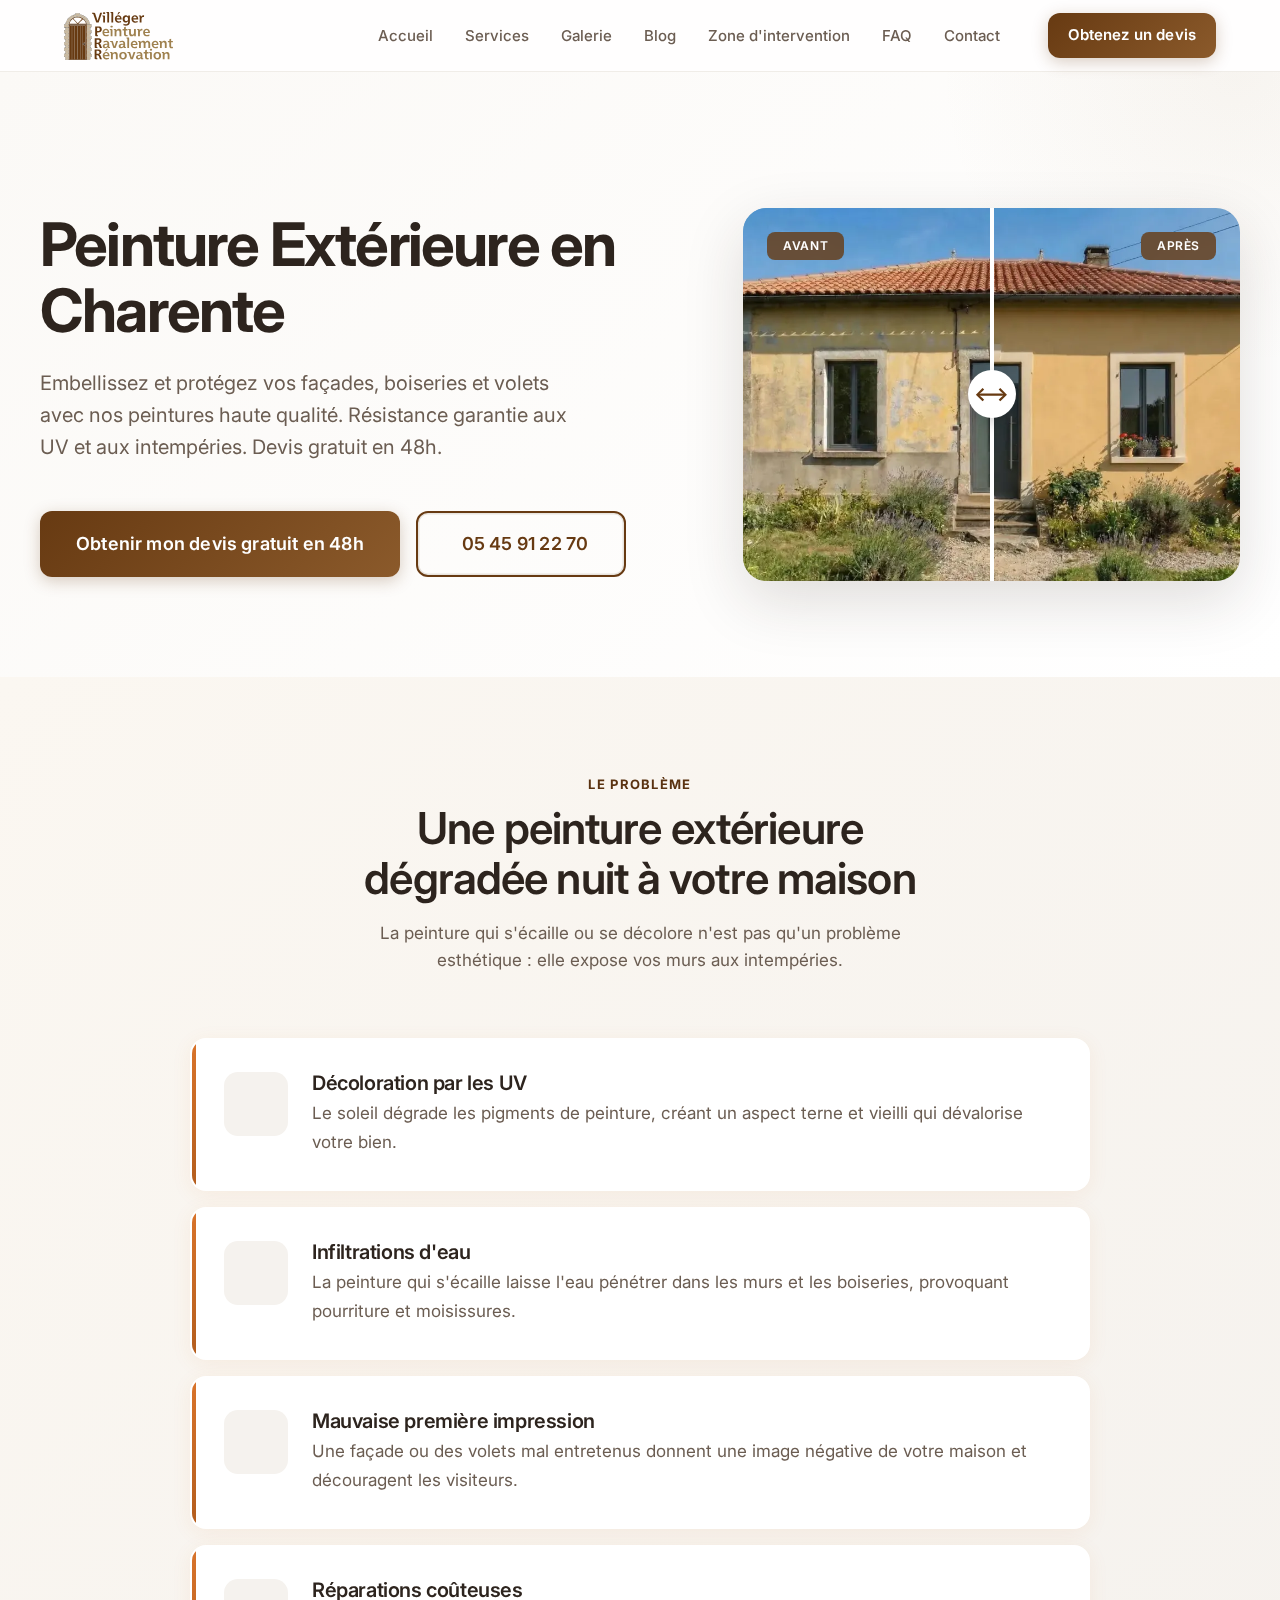
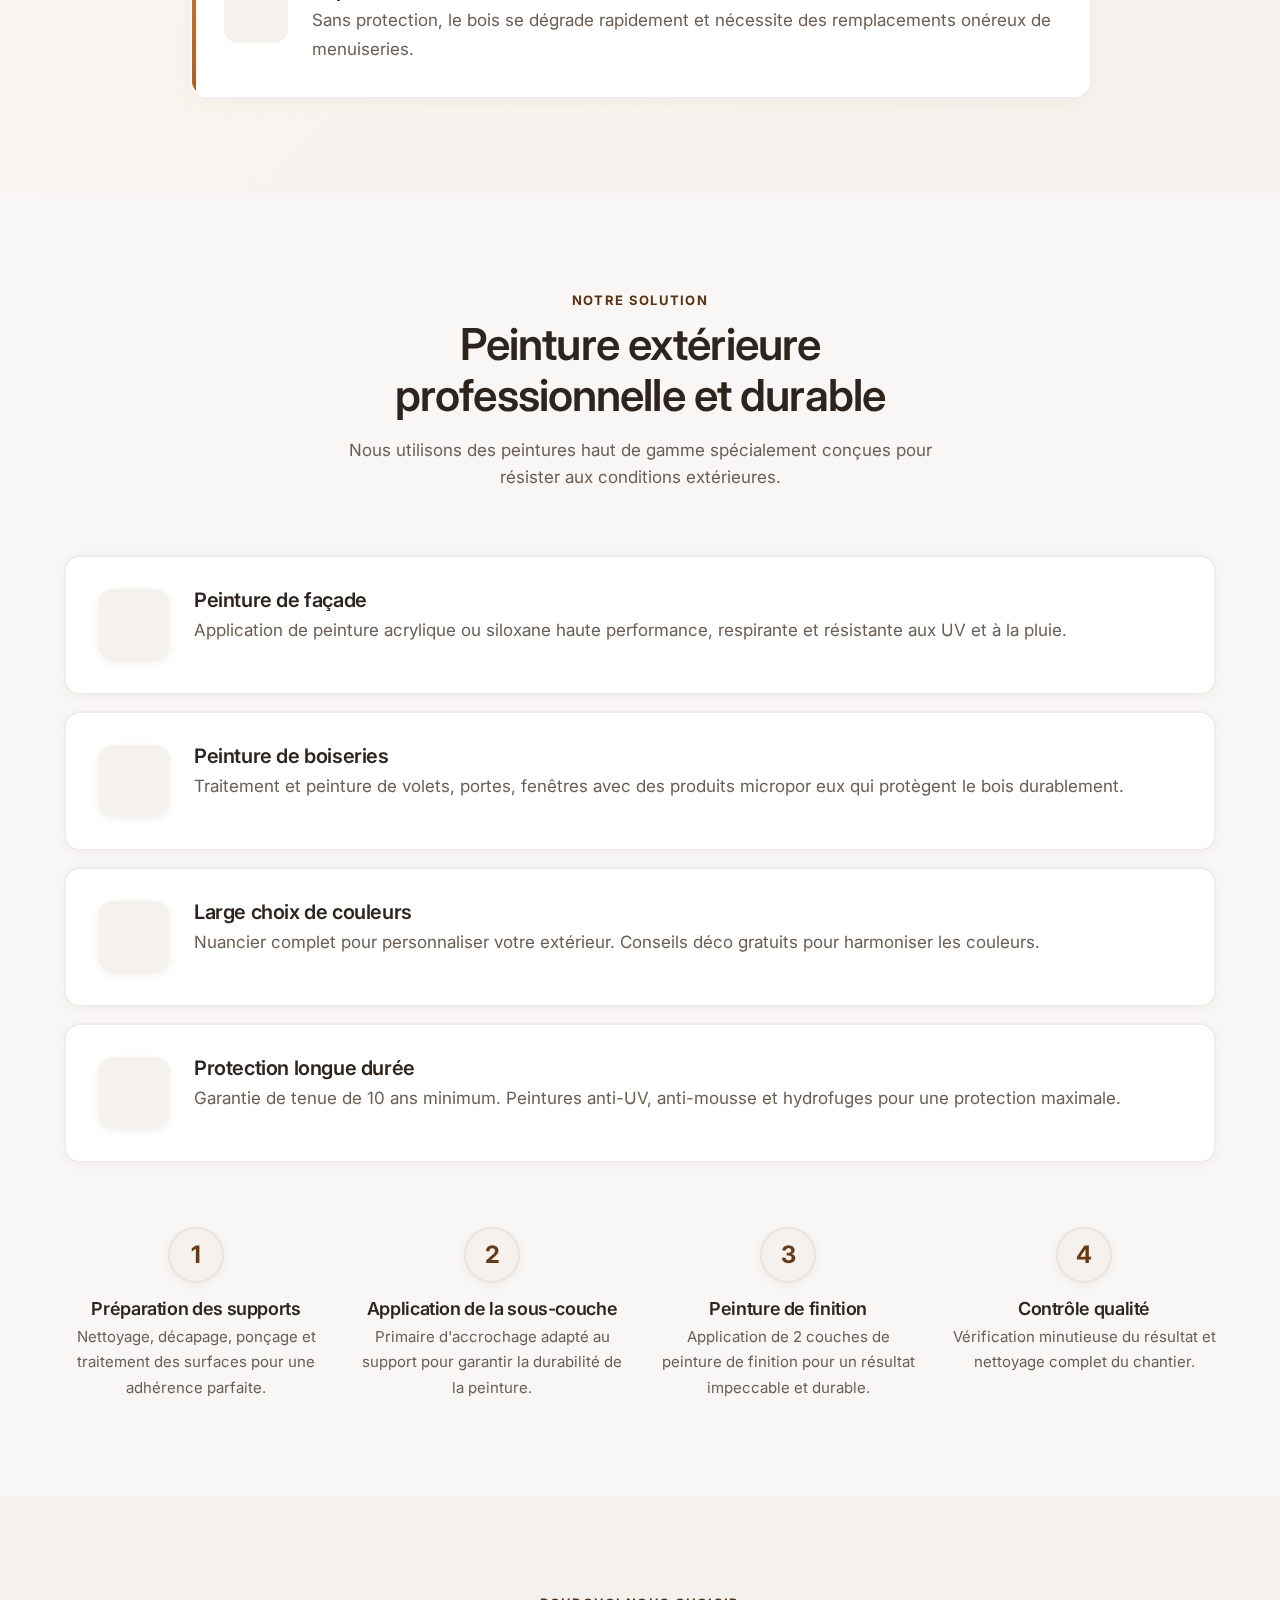
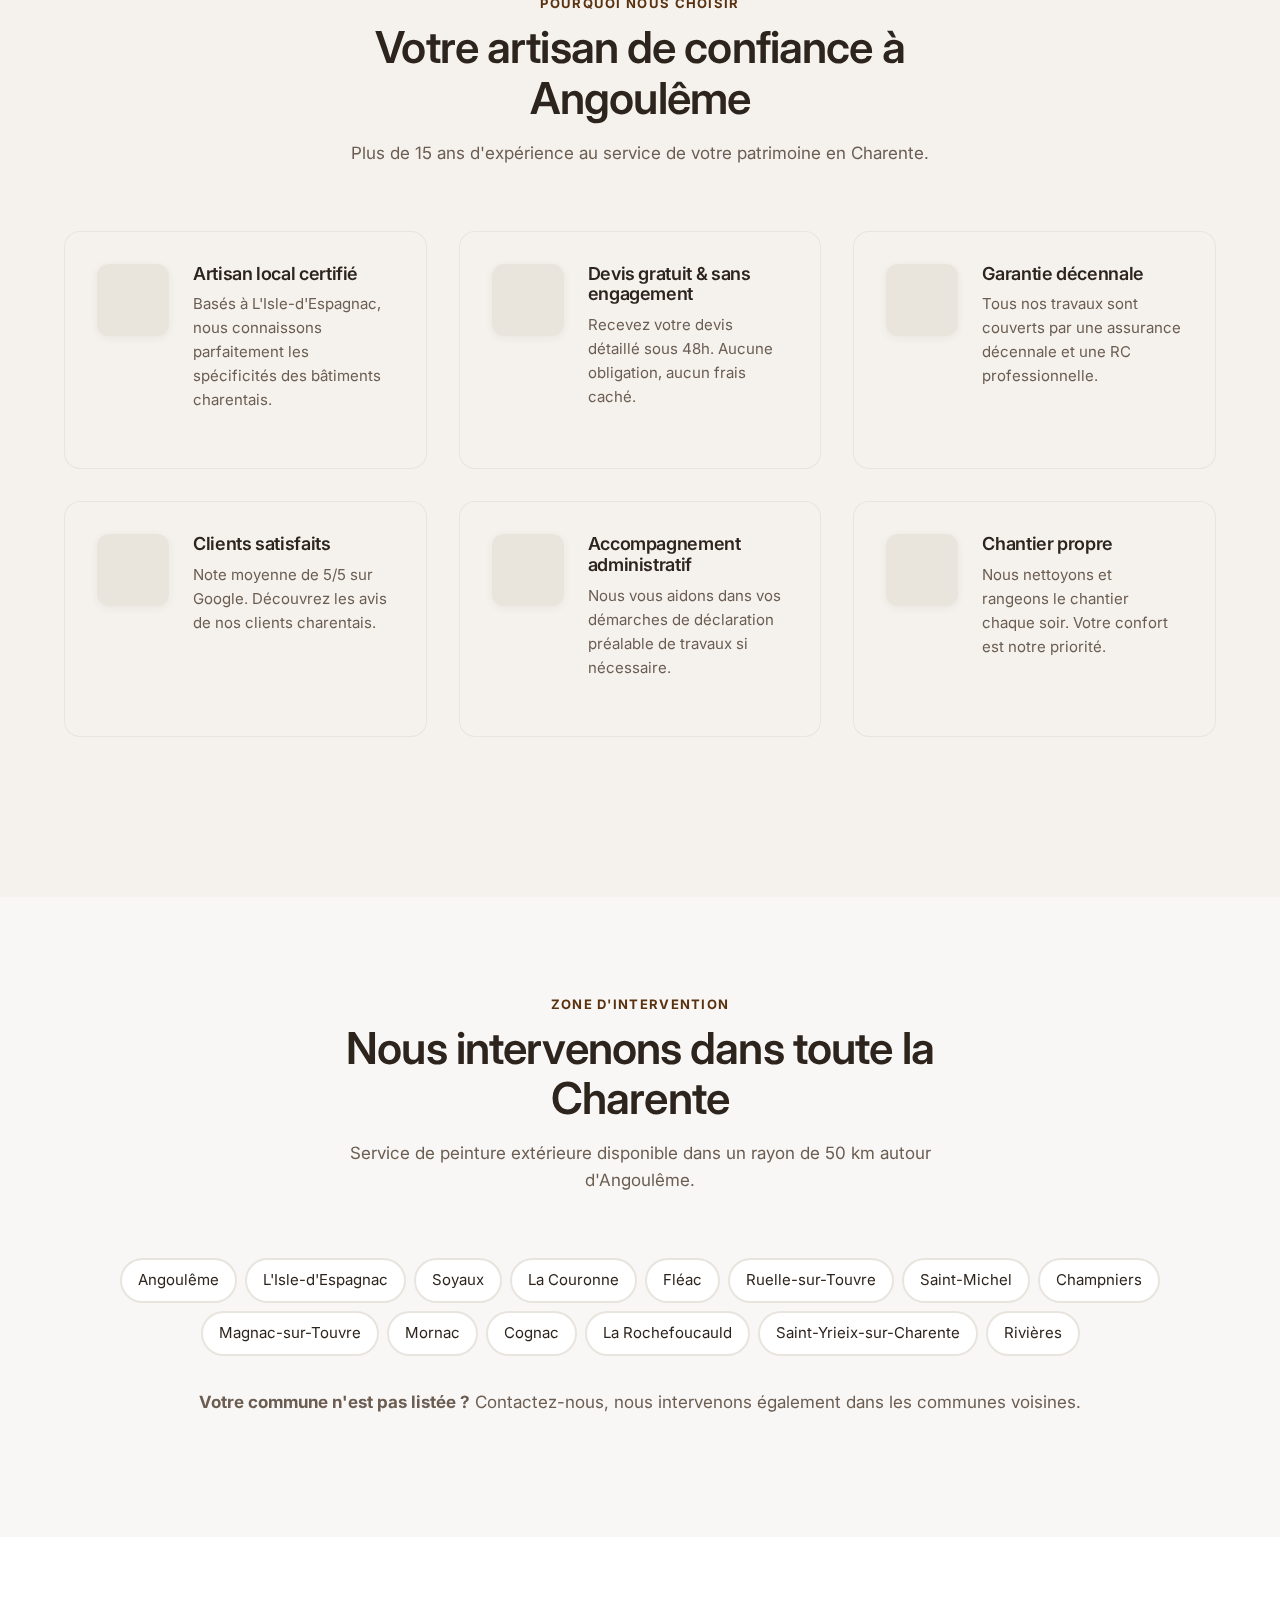
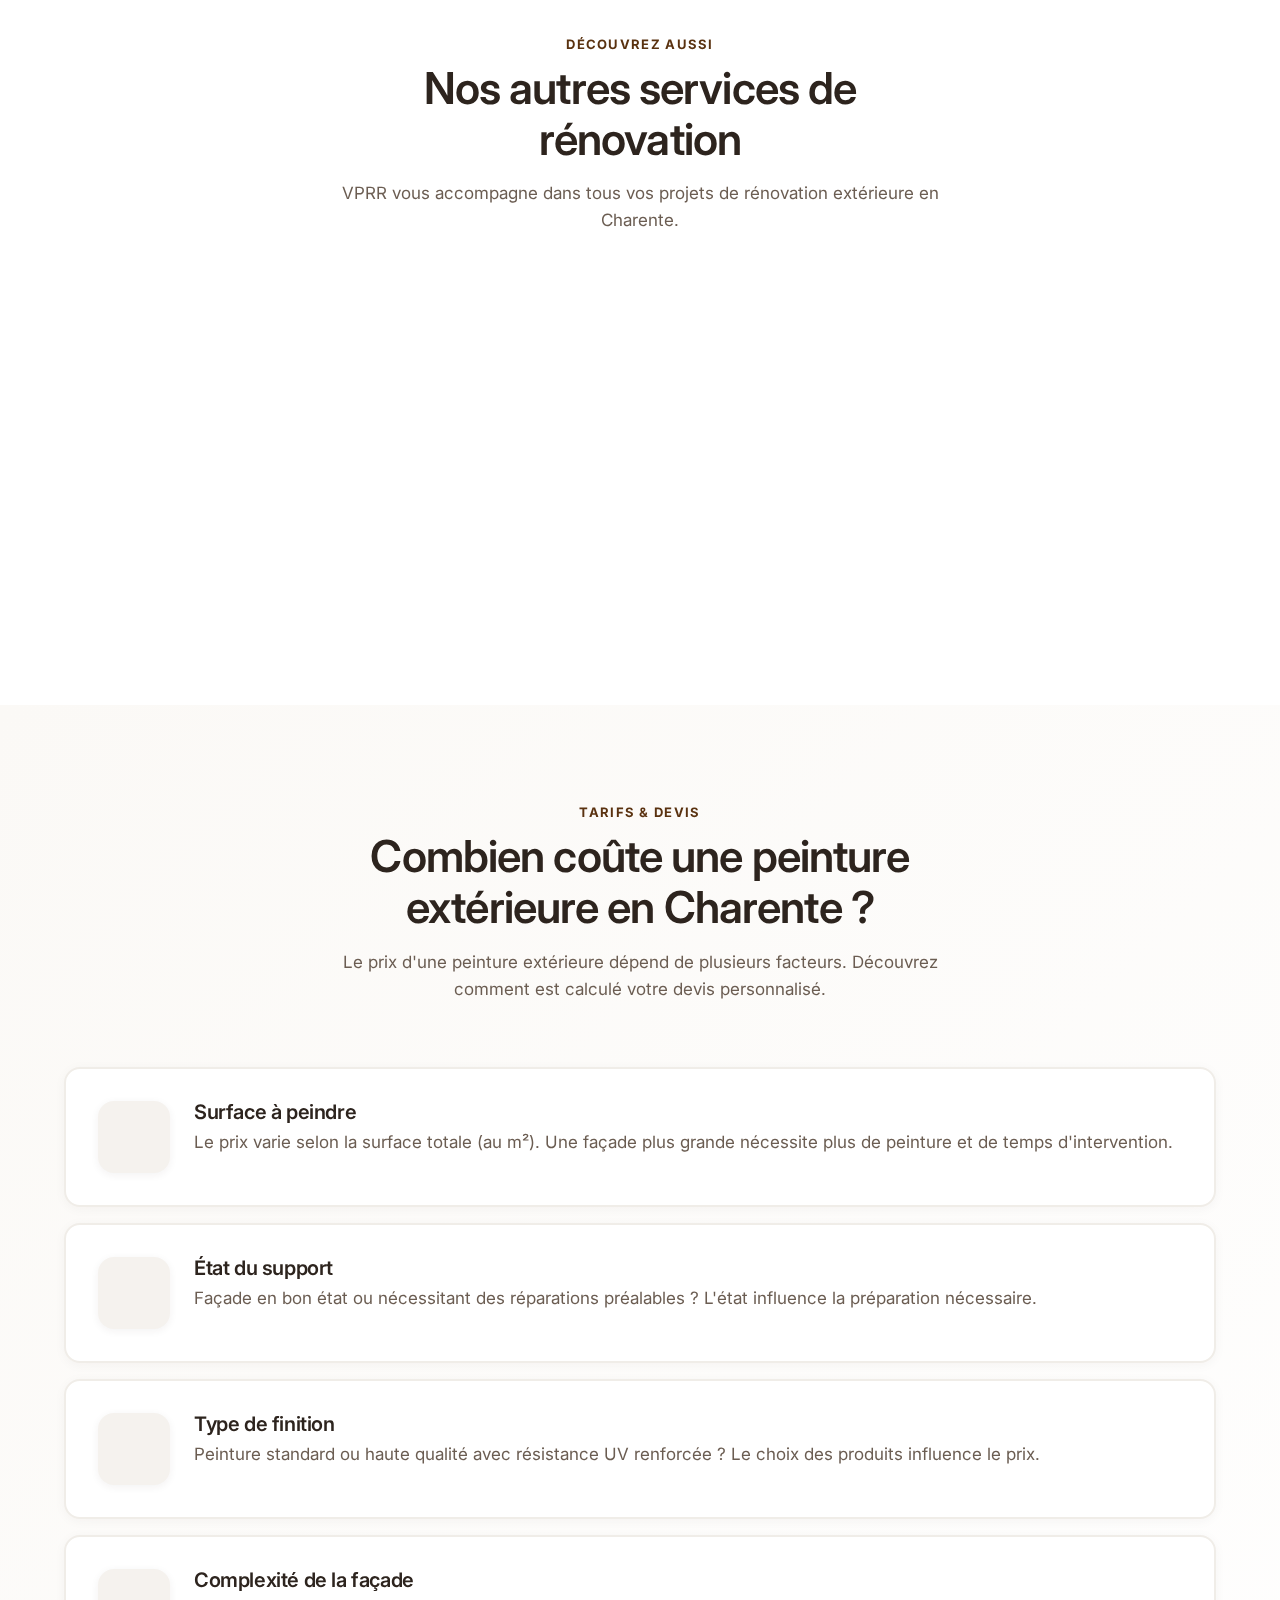
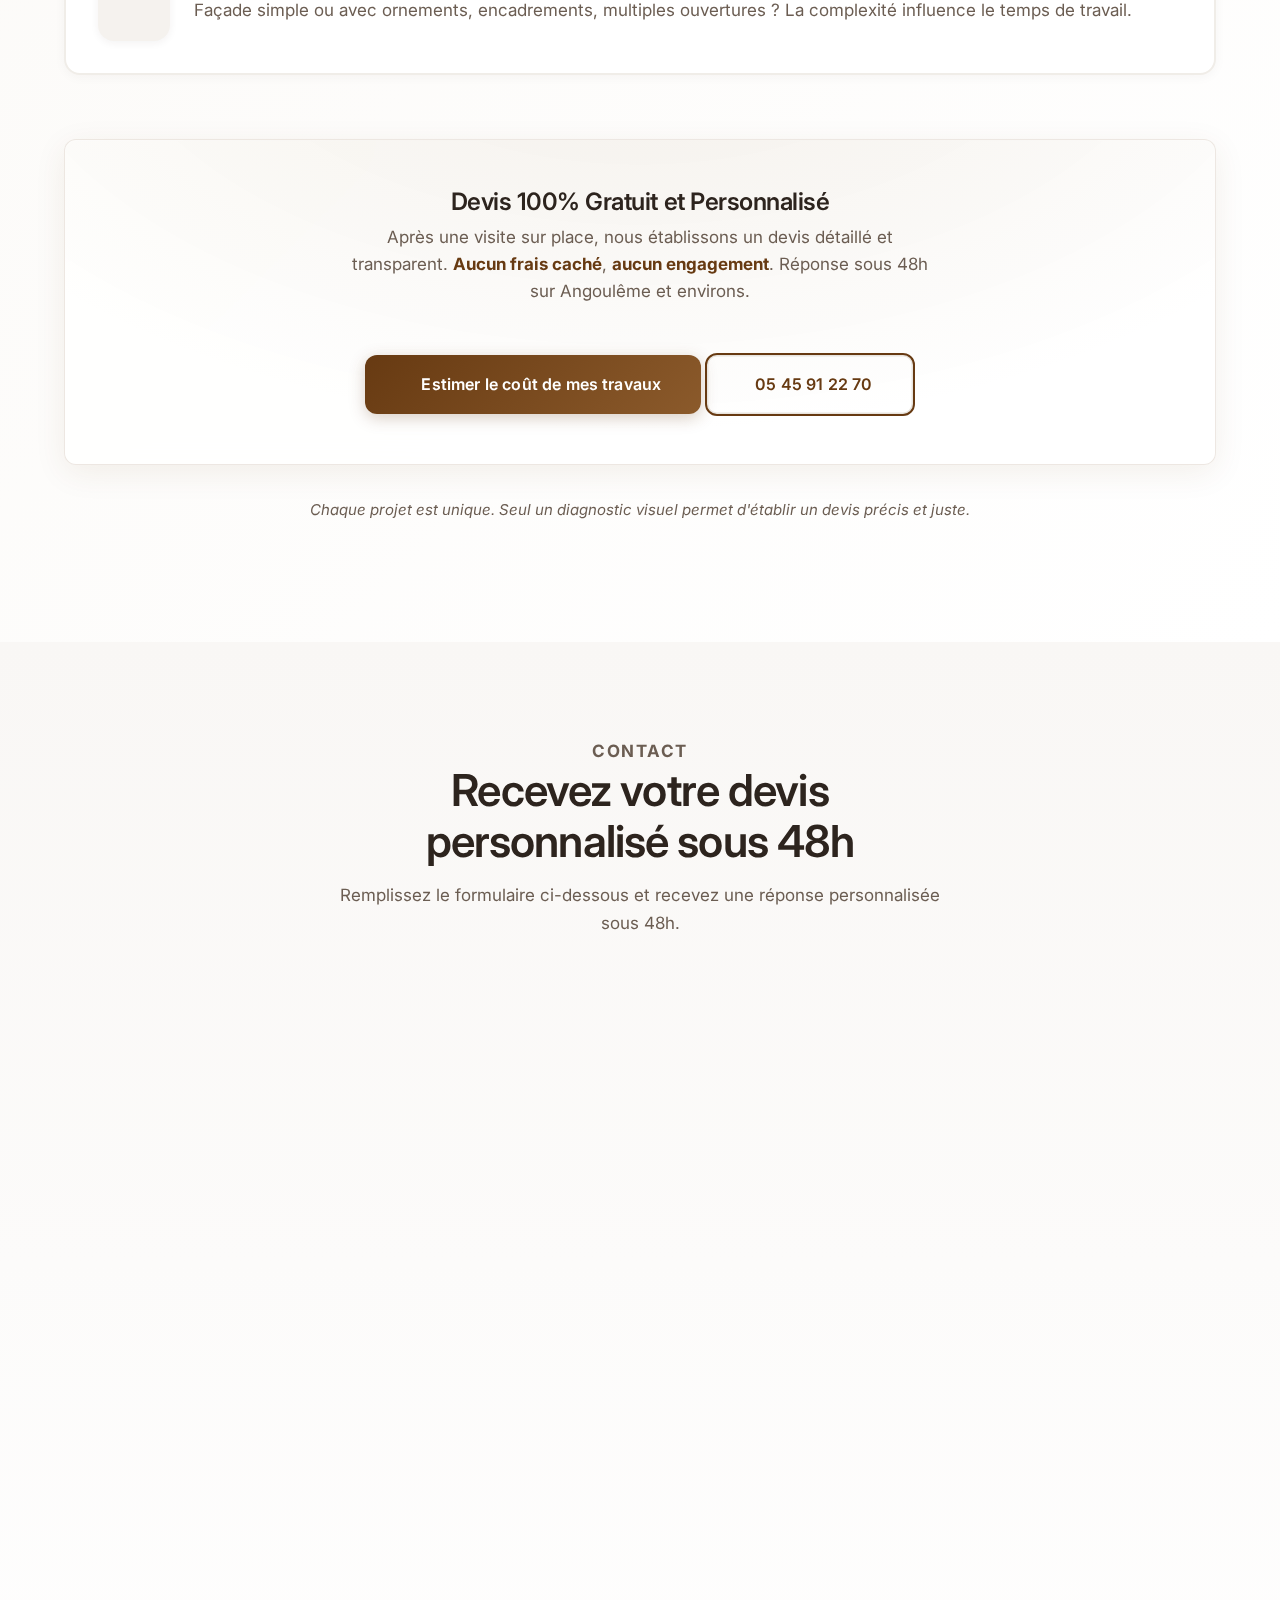
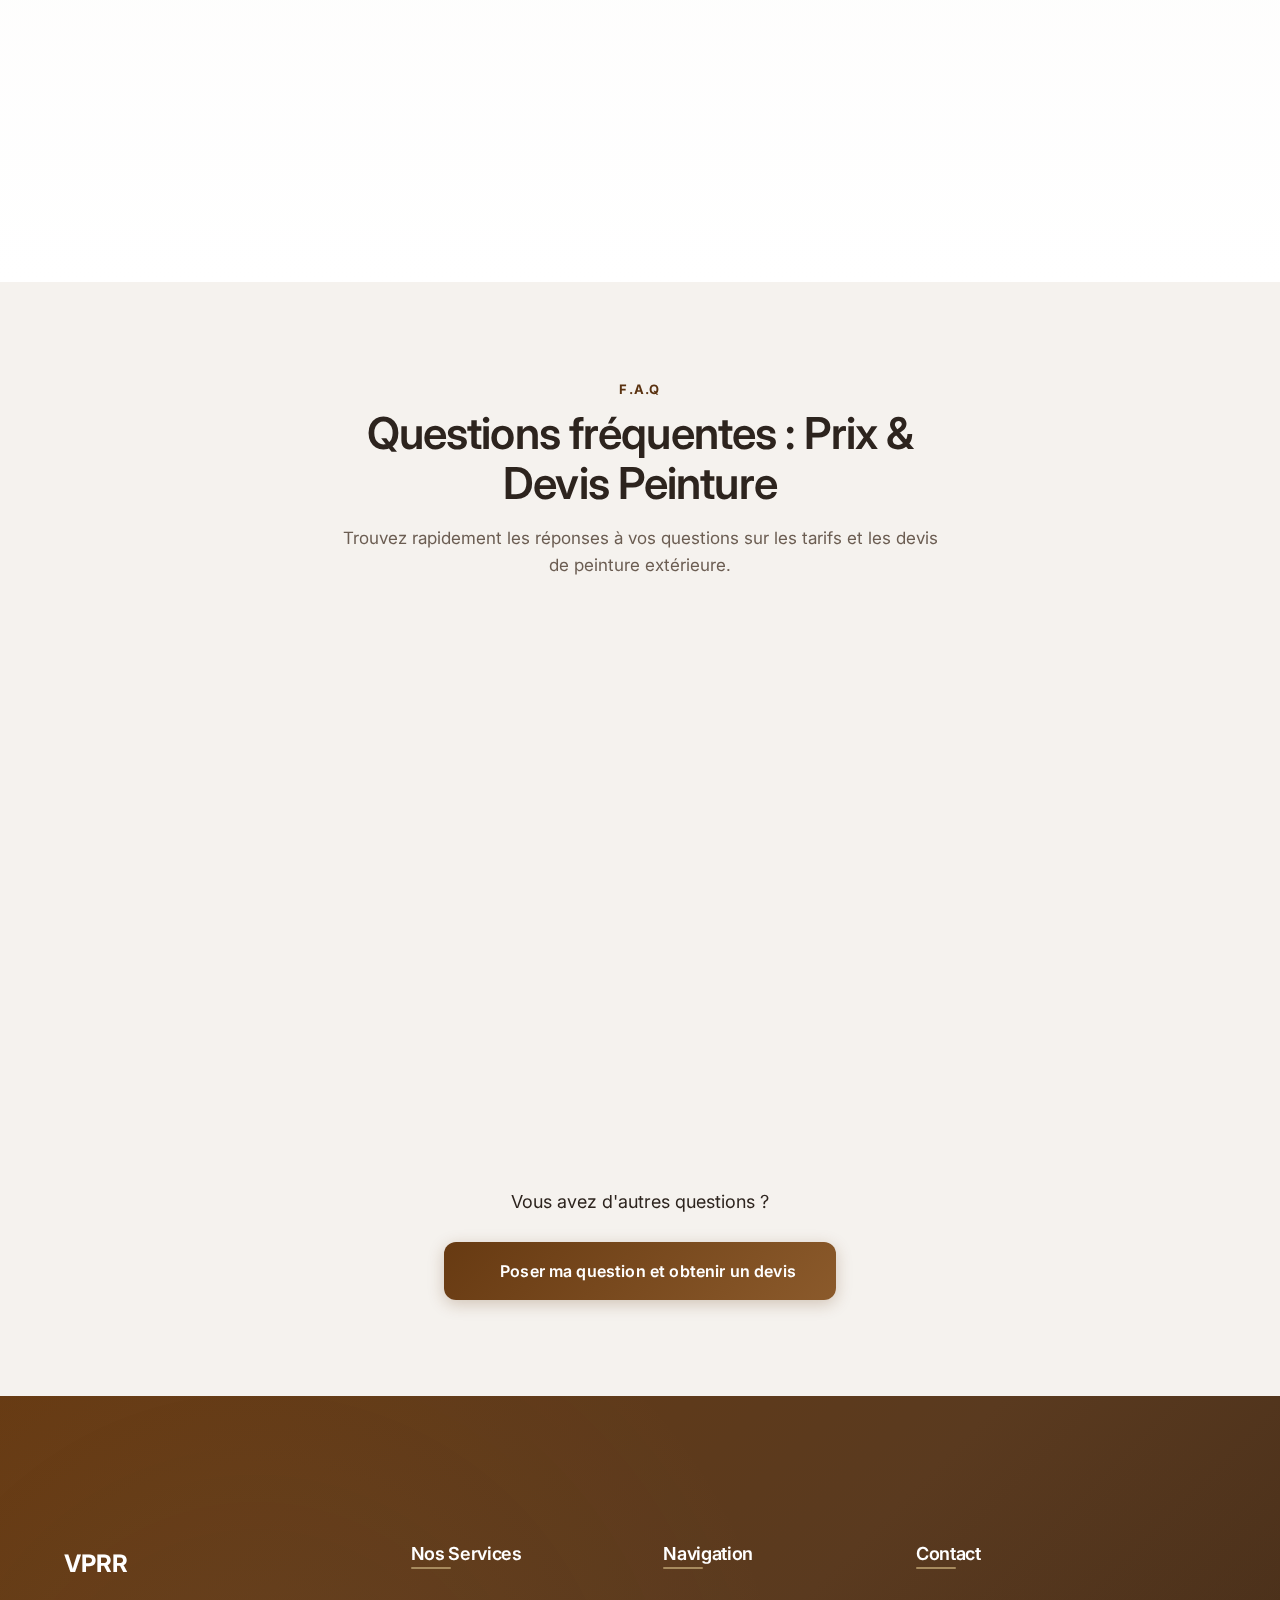
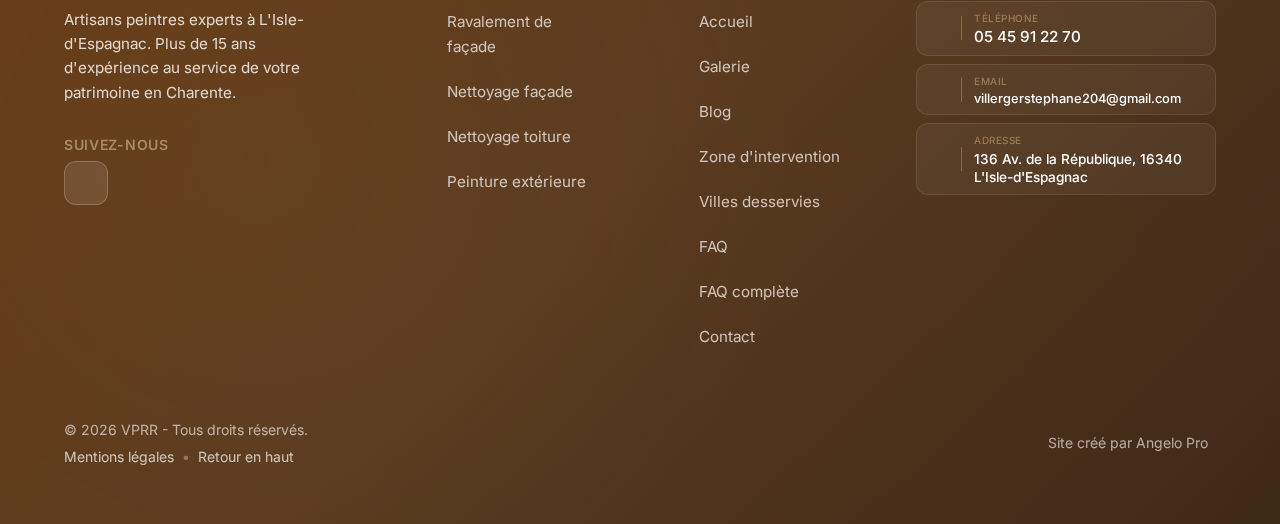
<file: peinture-exterieure-charente.html>
<!DOCTYPE html>
<html lang="fr">
  <head>
    <meta charset="utf-8" />
    <meta name="viewport" content="width=device-width, initial-scale=1" />
    
    <!-- Preconnect pour les ressources externes -->
    <link rel="preconnect" href="https://fonts.googleapis.com" />
    <link rel="preconnect" href="https://fonts.gstatic.com" crossorigin />
    
    <!-- Preload des ressources critiques -->
    <link rel="preload" href="assets/css/styles.css" as="style" />
    <link rel="preload" href="assets/css/nav.css" as="style" />
    <link rel="preload" href="media/VPRR-LOGO.svg" as="image" type="image/svg+xml" />
    
    <!-- Métadonnées SEO optimisées -->
    <title>Peinture Extérieure en Charente | Façade & Boiseries | VPRR</title>
    <meta name="description" content="Peinture extérieure en Charente : façades, boiseries, volets. Peintures haute qualité résistantes aux UV. Devis gratuit sous 48h. ☎️ 05 45 91 22 70" />
    <meta name="keywords" content="peinture extérieure Charente, peinture façade Angoulême, peinture volets 16, peinture boiseries extérieures, peintre façade Charente" />
    <meta name="author" content="Villéger Peinture Raval Rénovation" />
    <meta name="robots" content="index, follow, max-image-preview:large" />
    <meta name="theme-color" content="#673A12" />
    <meta name="geo.region" content="FR-16" />
    <meta name="geo.placename" content="Charente, Angoulême" />
    
    <!-- Open Graph / Facebook -->
    <meta property="og:type" content="website" />
    <meta property="og:site_name" content="VPRR - Villéger Peinture Raval Rénovation" />
    <meta property="og:title" content="Peinture Extérieure en Charente | Façade & Boiseries | VPRR" />
    <meta property="og:description" content="Embellissez et protégez vos extérieurs avec notre service de peinture professionnelle en Charente. Devis gratuit en 48h." />
    <meta property="og:url" content="https://vprr.fr/peinture-exterieure-charente.html" />
    <meta property="og:image" content="https://vprr.fr/data/hero.webp" />
    <meta property="og:locale" content="fr_FR" />
    
    <!-- Twitter Card -->
    <meta name="twitter:card" content="summary_large_image" />
    <meta name="twitter:title" content="Peinture Extérieure en Charente | VPRR" />
    <meta name="twitter:description" content="Service professionnel de peinture extérieure en Charente. Devis gratuit en 48h." />
    
    <!-- CSS -->
    <link rel="stylesheet" href="assets/css/styles.css" />
    <link rel="stylesheet" href="assets/css/nav.css" />
    <link rel="stylesheet" href="assets/css/utilities.css" />
    <link rel="stylesheet" href="assets/css/responsive.css" />
    <link rel="stylesheet" href="assets/css/contact.css" media="print" onload="this.media='all'" />
    
    <!-- Google Fonts -->
    <link href="https://fonts.googleapis.com/css2?family=Inter:wght@400;500;600;700&display=swap" rel="stylesheet" media="print" onload="this.media='all'" />
    
    <!-- Font Awesome CDN complet -->
    <link rel="stylesheet" href="https://cdnjs.cloudflare.com/ajax/libs/font-awesome/6.5.1/css/all.min.css" integrity="sha512-DTOQO9RWCH3ppGqcWaEA1BIZOC6xxalwEsw9c2QQeAIftl+Vegovlnee1c9QX4TctnWMn13TZye+giMm8e2LwA==" crossorigin="anonymous" referrerpolicy="no-referrer" />
    
    <!-- Favicon -->
    <link rel="icon" type="image/png" href="https://vprr.fr/media/favicon/favicon-96x96.png" sizes="96x96" />
    <link rel="icon" type="image/svg+xml" href="https://vprr.fr/media/favicon/favicon.svg" />
    <link rel="shortcut icon" href="https://vprr.fr/media/favicon/favicon.ico" />
    <link rel="apple-touch-icon" sizes="180x180" href="https://vprr.fr/media/favicon/apple-touch-icon.png" />
    
    <!-- Schema.org LocalBusiness -->
    <script type="application/ld+json">
      {
        "@context": "https://schema.org",
        "@type": "HomeAndConstructionBusiness",
        "@id": "https://vprr.fr/#business",
        "name": "Villéger Peinture Raval Rénovation",
        "alternateName": "VPRR",
        "url": "https://vprr.fr/",
        "logo": "https://vprr.fr/media/VPRR-LOGO.svg",
        "email": "villergerstephane204@gmail.com",
        "telephone": "+33545912270",
        "address": {
          "@type": "PostalAddress",
          "streetAddress": "136 Avenue de la République",
          "addressLocality": "L'Isle-d'Espagnac",
          "addressRegion": "Nouvelle-Aquitaine",
          "postalCode": "16340",
          "addressCountry": "FR"
        },
        "geo": {
          "@type": "GeoCoordinates",
          "latitude": 45.6667,
          "longitude": 0.1833
        },
        "areaServed": [
          {
            "@type": "City",
            "name": "Angoulême"
          },
          {
            "@type": "AdministrativeArea",
            "name": "Charente"
          }
        ],
        "hasOfferCatalog": {
          "@type": "OfferCatalog",
          "name": "Services de peinture extérieure",
          "itemListElement": [
            {
              "@type": "Offer",
              "itemOffered": {
                "@type": "Service",
                "name": "Peinture extérieure professionnelle",
                "description": "Peinture de façades et boiseries en Charente",
                "areaServed": "Angoulême, Charente (16)"
              }
            }
          ]
        },
        "priceRange": "€€",
        "openingHoursSpecification": [
          {
            "@type": "OpeningHoursSpecification",
            "dayOfWeek": ["Monday", "Tuesday", "Wednesday", "Thursday", "Friday"],
            "opens": "08:00",
            "closes": "18:00"
          }
        ]
      }
    </script>
    
    <!-- Schema.org Service -->
    <script type="application/ld+json">
      {
        "@context": "https://schema.org",
        "@type": "Service",
        "serviceType": "Peinture extérieure",
        "provider": {
          "@id": "https://vprr.fr/#business"
        },
        "areaServed": {
          "@type": "AdministrativeArea",
          "name": "Charente",
          "containedIn": {
            "@type": "Country",
            "name": "France"
          }
        },
        "hasOfferCatalog": {
          "@type": "OfferCatalog",
          "name": "Peinture extérieure en Charente",
          "itemListElement": [
            {
              "@type": "Offer",
              "itemOffered": {
                "@type": "Service",
                "name": "Peinture de façade",
                "description": "Application de peinture extérieure haute qualité sur façades"
              }
            },
            {
              "@type": "Offer",
              "itemOffered": {
                "@type": "Service",
                "name": "Peinture de boiseries",
                "description": "Peinture et lasure de volets, portes et menuiseries extérieures"
              }
            },
            {
              "@type": "Offer",
              "itemOffered": {
                "@type": "Service",
                "name": "Peinture de portails",
                "description": "Traitement et peinture de portails bois, fer ou aluminium"
              }
            }
          ]
        }
      }
    </script>
    
    <!-- Schema.org BreadcrumbList -->
    <script type="application/ld+json">
      {
        "@context": "https://schema.org",
        "@type": "BreadcrumbList",
        "itemListElement": [
          {
            "@type": "ListItem",
            "position": 1,
            "name": "Accueil",
            "item": "https://vprr.fr/"
          },
          {
            "@type": "ListItem",
            "position": 2,
            "name": "Peinture Extérieure Charente",
            "item": "https://vprr.fr/peinture-exterieure-charente.html"
          }
        ]
      }
    </script>
    
    <!-- Schema.org FAQPage pour résultats enrichis Google -->
    <script type="application/ld+json">
      {
        "@context": "https://schema.org",
        "@type": "FAQPage",
        "mainEntity": [
          {
            "@type": "Question",
            "name": "Quel est le prix moyen d'une peinture extérieure au m² en Charente ?",
            "acceptedAnswer": {
              "@type": "Answer",
              "text": "Le prix d'une peinture extérieure en Charente varie généralement entre 25€ et 45€ par m², selon la surface à peindre, l'état du support et le type de finition souhaitée. Une façade simple coûte moins cher qu'une façade avec ornements ou nécessitant des réparations préalables. Exemple concret : Pour une façade de 80m² en bon état nécessitant une peinture standard, comptez environ 2 000€ à 3 000€ TTC. Le meilleur moyen d'avoir un tarif précis ? Demandez votre devis gratuit et personnalisé après visite sur place."
            }
          },
          {
            "@type": "Question",
            "name": "Faites-vous des devis gratuits sur Angoulême et alentours ?",
            "acceptedAnswer": {
              "@type": "Answer",
              "text": "Oui, absolument. Nous réalisons des devis gratuits et sans engagement sur Angoulême et dans tout le département de la Charente (16). Notre processus est simple : après votre demande, nous convenons d'un rendez-vous pour visiter votre façade, évaluer l'état du support et identifier les travaux nécessaires. Vous recevez ensuite un devis détaillé sous 48h, avec un prix transparent et définitif. Aucune surprise, aucun frais caché."
            }
          },
          {
            "@type": "Question",
            "name": "Combien de temps dure une prestation de peinture extérieure ?",
            "acceptedAnswer": {
              "@type": "Answer",
              "text": "La durée d'intervention dépend de la surface et de la complexité des travaux : Petite façade ou boiseries simples : 2-3 jours. Façade moyenne (80-120m²) : 4-5 jours. Grande façade ou travaux avec réparations : 1 à 2 semaines. Nous nous adaptons à vos contraintes et planifions les travaux selon la météo pour garantir une application optimale de la peinture."
            }
          },
          {
            "@type": "Question",
            "name": "Qu'est-ce qui est inclus dans le devis ? Y a-t-il des frais cachés ?",
            "acceptedAnswer": {
              "@type": "Answer",
              "text": "Transparence totale garantie. Notre devis détaillé comprend : La préparation du support (nettoyage, réparations si nécessaire), la protection des zones sensibles, l'application des peintures haute qualité résistantes aux UV, la finition et le nettoyage du chantier, la TVA et les assurances. Promesse VPRR : Le prix indiqué sur le devis est le prix final. Aucun supplément, aucune surprise. Si nous découvrons un problème imprévu lors de l'intervention, nous vous en informons avant tout travail supplémentaire."
            }
          }
        ]
      }
    </script>
    
    <link rel="canonical" href="https://vprr.fr/peinture-exterieure-charente.html" />
    
    <!-- JavaScript -->
    <script defer src="assets/js/main.js"></script>
    <script>
      // Slider Avant/Après interactif
      document.addEventListener('DOMContentLoaded', function() {
        const slider = document.getElementById('beforeAfterSlider');
        const handle = document.getElementById('sliderHandle');
        const imageBefore = document.getElementById('imageBefore');
        
        if (!slider || !handle || !imageBefore) return;
        
        let isDragging = false;
        
        function updateSlider(x) {
          const rect = slider.getBoundingClientRect();
          const position = Math.max(0, Math.min(x - rect.left, rect.width));
          const percentage = (position / rect.width) * 100;
          
          handle.style.left = percentage + '%';
          imageBefore.style.clipPath = `polygon(0 0, ${percentage}% 0, ${percentage}% 100%, 0 100%)`;
        }
        
        // Mouse events
        slider.addEventListener('mousedown', function(e) {
          isDragging = true;
          updateSlider(e.clientX);
        });
        
        document.addEventListener('mousemove', function(e) {
          if (!isDragging) return;
          updateSlider(e.clientX);
        });
        
        document.addEventListener('mouseup', function() {
          isDragging = false;
        });
        
        // Touch events pour mobile
        slider.addEventListener('touchstart', function(e) {
          isDragging = true;
          updateSlider(e.touches[0].clientX);
        });
        
        document.addEventListener('touchmove', function(e) {
          if (!isDragging) return;
          e.preventDefault();
          updateSlider(e.touches[0].clientX);
        }, { passive: false });
        
        document.addEventListener('touchend', function() {
          isDragging = false;
        });
        
        // Hover sur le slider pour montrer l'interactivité
        slider.addEventListener('mouseenter', function() {
          handle.style.transition = 'none';
        });
        
        slider.addEventListener('mouseleave', function() {
          if (!isDragging) {
            handle.style.transition = 'left 0.1s ease-out';
          }
        });
      });
    </script>
    
    <style>
      /* Styles spécifiques page service - Apple-style */
      .service-hero {
        background: linear-gradient(135deg, #FBF9F6 0%, var(--color-surface) 100%);
        padding: calc(var(--header-height) + var(--space-3xl)) var(--space-lg) var(--space-4xl);
        position: relative;
        overflow: hidden;
      }
      
      .service-hero::before {
        content: '';
        position: absolute;
        top: -50%;
        right: -20%;
        width: 600px;
        height: 600px;
        background: radial-gradient(circle, rgba(168, 139, 94, 0.08) 0%, transparent 70%);
        border-radius: 50%;
        pointer-events: none;
      }
      
      .service-hero-container {
        max-width: var(--container-max);
        margin: 0 auto;
        display: grid;
        grid-template-columns: 1fr;
        gap: var(--space-3xl);
        align-items: center;
      }
      
      @media (min-width: 992px) {
        .service-hero-container {
          grid-template-columns: 1.1fr 0.9fr;
          gap: var(--space-4xl);
        }
      }
      
      .service-hero-content {
        z-index: 2;
      }
      
      .service-hero h1 {
        font-size: clamp(2.5rem, 5vw, 3.75rem);
        font-weight: var(--font-weight-bold);
        color: var(--color-text);
        margin-bottom: var(--space-lg);
        line-height: 1.1;
        letter-spacing: -0.03em;
      }
      
      .service-hero-subtitle {
        font-size: clamp(1.0625rem, 2vw, 1.25rem);
        color: var(--color-text-light);
        margin-bottom: var(--space-2xl);
        line-height: 1.6;
        max-width: 540px;
      }
      
      .service-hero-cta {
        display: flex;
        gap: var(--space-md);
        flex-wrap: wrap;
      }
      
      .service-hero-image {
        position: relative;
        border-radius: 24px;
        overflow: hidden;
        box-shadow: 0 20px 60px rgba(45, 36, 30, 0.15);
        aspect-ratio: 4 / 3;
        background: linear-gradient(135deg, var(--color-surface-alt) 0%, var(--color-border) 100%);
      }
      
      /* Slider Avant/Après */
      .before-after-slider {
        position: relative;
        width: 100%;
        height: 100%;
        overflow: hidden;
        cursor: ew-resize;
        user-select: none;
      }
      
      .before-after-slider img {
        position: absolute;
        top: 0;
        left: 0;
        width: 100%;
        height: 100%;
        object-fit: cover;
        object-position: center;
        pointer-events: none;
      }
      
      .image-before {
        z-index: 2;
        clip-path: polygon(0 0, 50% 0, 50% 100%, 0 100%);
        transition: clip-path 0.1s ease-out;
      }
      
      .image-after {
        z-index: 1;
      }
      
      .slider-handle {
        position: absolute;
        top: 0;
        left: 50%;
        width: 4px;
        height: 100%;
        background: var(--color-white);
        transform: translateX(-50%);
        z-index: 3;
        transition: left 0.1s ease-out;
      }
      
      .slider-handle::before {
        content: '';
        position: absolute;
        top: 50%;
        left: 50%;
        transform: translate(-50%, -50%);
        width: 48px;
        height: 48px;
        background: var(--color-white);
        border-radius: 50%;
        box-shadow: 0 4px 16px rgba(0, 0, 0, 0.2);
        display: flex;
        align-items: center;
        justify-content: center;
      }
      
      .slider-handle::after {
        content: '⟷';
        position: absolute;
        top: 50%;
        left: 50%;
        transform: translate(-50%, -50%);
        font-size: 1.25rem;
        color: var(--color-primary);
        font-weight: bold;
      }
      
      .slider-label {
        position: absolute;
        top: var(--space-lg);
        padding: var(--space-xs) var(--space-md);
        background: rgba(103, 58, 18, 0.8);
        color: white;
        font-size: 0.75rem;
        font-weight: var(--font-weight-semibold);
        text-transform: uppercase;
        letter-spacing: 0.05em;
        border-radius: var(--radius-sm);
        z-index: 4;
        backdrop-filter: blur(8px);
      }
      
      .label-before {
        left: var(--space-lg);
      }
      
      .label-after {
        right: var(--space-lg);
      }
      
      /* Placeholder si pas d'image */
      .hero-placeholder {
        width: 100%;
        height: 100%;
        display: flex;
        flex-direction: column;
        align-items: center;
        justify-content: center;
        color: var(--color-text-light);
        font-size: 4rem;
      }
      
      .hero-placeholder-text {
        font-size: 0.875rem;
        margin-top: var(--space-md);
        opacity: 0.6;
      }
      
      /* Cards avec design Apple */
      .feature-grid {
        display: flex;
        flex-direction: column;
        gap: var(--space-md);
        margin-top: var(--space-3xl);
      }
      
      .feature-card {
        background: var(--color-white);
        padding: var(--space-xl);
        border-radius: 16px;
        border: 2px solid var(--color-border-light);
        box-shadow: 0 2px 12px rgba(45, 36, 30, 0.04);
        transition: all var(--duration-normal) var(--ease-spring);
        position: relative;
        overflow: hidden;
        display: flex;
        align-items: flex-start;
        gap: var(--space-lg);
      }
      
      .feature-card::before {
        content: '';
        position: absolute;
        top: 0;
        left: 0;
        width: 4px;
        height: 100%;
        background: linear-gradient(180deg, var(--color-primary) 0%, var(--brand-accent) 100%);
        transform: scaleY(0);
        transform-origin: top;
        transition: transform var(--duration-normal) var(--ease-out);
      }
      
      .feature-card:hover {
        transform: translateX(8px);
        box-shadow: 0 8px 32px rgba(45, 36, 30, 0.12);
        border-color: var(--brand-accent);
      }
      
      .feature-card:hover::before {
        transform: scaleY(1);
      }
      
      .feature-icon {
        width: 72px;
        height: 72px;
        min-width: 72px;
        background: var(--color-surface-alt);
        border-radius: 16px;
        display: grid;
        place-items: center;
        font-size: 1.875rem;
        color: var(--color-primary);
        box-shadow: 0 2px 8px rgba(45, 36, 30, 0.06);
        transition: all var(--duration-normal) var(--ease-spring);
        flex-shrink: 0;
      }
      
      .feature-card:hover .feature-icon {
        background: var(--color-primary);
        color: var(--color-white);
        transform: scale(1.05);
      }
      
      .feature-card-content {
        flex: 1;
      }
      
      .feature-card h3 {
        font-size: 1.25rem;
        margin-bottom: var(--space-xs);
        color: var(--color-text);
        font-weight: var(--font-weight-semibold);
      }
      
      .feature-card p {
        font-size: 1.0625rem;
        color: var(--color-text-light);
        line-height: 1.7;
        margin-bottom: 0;
      }
      
      /* Section problème avec fond contrasté */
      .problem-section {
        background: linear-gradient(135deg, #FBF7F1 0%, var(--color-surface-alt) 100%);
        padding: var(--space-4xl) var(--space-lg);
      }
      
      .problem-content {
        max-width: 900px;
        margin: 0 auto;
      }
      
      .problem-list {
        display: flex;
        flex-direction: column;
        gap: var(--space-md);
        margin-top: var(--space-2xl);
        list-style: none;
        padding: 0;
      }
      
      .problem-item {
        background: var(--color-white);
        padding: var(--space-xl);
        border-radius: 16px;
        border: 2px solid transparent;
        box-shadow: 0 4px 20px rgba(217, 116, 43, 0.08);
        position: relative;
        overflow: hidden;
        transition: all var(--duration-normal) var(--ease-out);
        display: flex;
        align-items: flex-start;
        gap: var(--space-lg);
      }
      
      .problem-item::before {
        content: '';
        position: absolute;
        top: 0;
        left: 0;
        width: 4px;
        height: 100%;
        background: linear-gradient(180deg, #D9742B 0%, #B35D1E 100%);
      }
      
      .problem-item:hover {
        transform: translateX(8px);
        box-shadow: 0 8px 32px rgba(217, 116, 43, 0.15);
        border-color: rgba(217, 116, 43, 0.1);
      }
      
      .problem-item-icon {
        width: 64px;
        height: 64px;
        min-width: 64px;
        background: var(--color-surface-alt);
        border-radius: 14px;
        display: flex;
        align-items: center;
        justify-content: center;
        font-size: 1.75rem;
        color: #D9742B;
        transition: all var(--duration-normal) var(--ease-spring);
        flex-shrink: 0;
      }
      
      .problem-item:hover .problem-item-icon {
        background: #D9742B;
        color: white;
        transform: scale(1.05);
      }
      
      .problem-item-content {
        flex: 1;
      }
      
      .problem-item h3 {
        font-size: 1.25rem;
        margin-bottom: var(--space-xs);
        color: var(--color-text);
        font-weight: var(--font-weight-semibold);
      }
      
      .problem-item p {
        font-size: 1.0625rem;
        color: var(--color-text-light);
        margin: 0;
        line-height: 1.7;
      }
      
      /* Section solution - Process steps */
      .process-steps {
        display: grid;
        grid-template-columns: repeat(auto-fit, minmax(240px, 1fr));
        gap: var(--space-xl);
        margin-top: var(--space-3xl);
      }
      
      .process-step {
        text-align: center;
      }
      
      .step-number {
        width: 56px;
        height: 56px;
        background: var(--color-surface-alt);
        color: var(--color-primary);
        border-radius: 50%;
        display: grid;
        place-items: center;
        font-size: 1.5rem;
        font-weight: var(--font-weight-bold);
        margin: 0 auto var(--space-md);
        box-shadow: 0 2px 8px rgba(45, 36, 30, 0.06);
        border: 2px solid var(--color-border);
      }
      
      .process-step h3 {
        font-size: 1.125rem;
        margin-bottom: var(--space-xs);
        color: var(--color-text);
      }
      
      .process-step p {
        font-size: 0.9375rem;
        color: var(--color-text-light);
        margin: 0;
      }
      
            
      /* Zone d'intervention */
      .zone-list {
        display: flex;
        flex-wrap: wrap;
        gap: var(--space-sm);
        justify-content: center;
        margin-top: var(--space-xl);
        list-style: none;
        padding: 0;
      }
      
      .zone-tag {
        padding: var(--space-sm) var(--space-md);
        background: var(--color-white);
        border: 2px solid var(--color-border);
        border-radius: var(--radius-pill);
        font-size: 0.9375rem;
        color: var(--color-text);
        transition: all var(--duration-fast) var(--ease-out);
      }
      
      .zone-tag:hover {
        background: var(--color-primary);
        color: var(--color-white);
        border-color: var(--color-primary);
        transform: translateY(-2px);
      }
      
      /* CTA Final Compact - Design équilibré */
      .cta-final-compact {
        display: flex;
        align-items: center;
        justify-content: space-between;
        gap: var(--space-2xl);
        margin: var(--space-xl) 0;
        padding: var(--space-2xl) var(--space-3xl);
        background: linear-gradient(135deg, var(--color-primary) 0%, #8B5A2B 100%);
        border-radius: 16px;
        box-shadow: 0 8px 32px rgba(103, 58, 18, 0.25);
        border: 1px solid rgba(255, 255, 255, 0.1);
        max-width: 1200px;
        margin-left: auto;
        margin-right: auto;
      }
      
      .cta-final-compact > div:first-child {
        flex: 1;
        min-width: 300px;
      }
      
      .cta-final-compact > div:last-child {
        flex-shrink: 0;
        display: flex;
        align-items: center;
        gap: var(--space-lg);
      }
      
      .cta-final-compact h2 {
        font-size: 1.625rem;
        font-weight: 700;
        margin-bottom: var(--space-sm);
        color: var(--color-white);
        line-height: 1.2;
      }
      
      .cta-final-compact p {
        margin: 0;
        font-size: 1.0625rem;
        color: rgba(255, 255, 255, 0.9);
        line-height: 1.4;
      }
      
      .cta-final-compact .btn {
        background: var(--color-white);
        color: var(--color-primary);
        border: none;
        padding: var(--space-lg) var(--space-2xl);
        font-size: 1rem;
        font-weight: 600;
        border-radius: 8px;
        white-space: nowrap;
        min-width: 200px;
      }
      
      .cta-final-compact .btn:hover {
        background: rgba(255, 255, 255, 0.95);
        transform: translateY(-2px);
        box-shadow: 0 4px 12px rgba(0, 0, 0, 0.15);
      }
      
      .cta-final-compact a[href^="tel:"] {
        color: var(--color-white);
        border: 2px solid rgba(255, 255, 255, 0.3);
        background: rgba(255, 255, 255, 0.1);
        padding: var(--space-md) var(--space-lg);
        border-radius: 8px;
        text-decoration: none;
        font-weight: 500;
        font-size: 0.9375rem;
        transition: all 0.2s ease;
        white-space: nowrap;
      }
      
      .cta-final-compact a[href^="tel:"]:hover {
        background: rgba(255, 255, 255, 0.2);
        border-color: rgba(255, 255, 255, 0.5);
        transform: translateY(-1px);
      }
      
      .cta-final-compact a[href^="tel:"] span {
        background: rgba(255, 255, 255, 0.2);
        border: 2px solid rgba(255, 255, 255, 0.4);
        width: 40px;
        height: 40px;
        border-radius: 50%;
        display: grid;
        place-items: center;
        margin-right: var(--space-sm);
      }
      
      .cta-final-compact a[href^="tel:"] span i {
        color: var(--color-white);
        font-size: 1rem;
      }
    </style>
  </head>
  <body>
    <!-- Skip to content -->
    <a href="#main-content" class="skip-to-content">Aller au contenu principal</a>
    
    <!-- Header -->
    <header class="site-header" id="top">
      <div class="container header-inner">
        <a href="index.html#top" class="logo" aria-label="VPRR - Accueil">
          <img src="media/VPRR-LOGO.svg" class="logo-img" alt="Villeger Peinture Raval Rénovation" width="150" height="40" />
        </a>

        <button class="burger" aria-label="Ouvrir le menu" aria-controls="primary-nav" aria-expanded="false">
          <span class="burger-bar" aria-hidden="true"></span>
          <span class="burger-bar" aria-hidden="true"></span>
          <span class="burger-bar" aria-hidden="true"></span>
        </button>

        <nav class="primary-nav" id="primary-nav" aria-label="Navigation principale">
          <ul class="menu">
            <li><a class="nav-link" href="index.html#home">Accueil</a></li>
            <li class="has-submenu">
              <a class="nav-link" href="index.html#services">Services</a>
              <ul class="submenu" aria-label="Pages services">
                <li><a href="nettoyage-facade-angouleme.html">Nettoyage de façade <span class="submenu-meta">Angoulême</span></a></li>
                <li><a href="ravalement-facade-angouleme.html">Ravalement de façade <span class="submenu-meta">Charente</span></a></li>
                <li><a href="nettoyage-toiture-angouleme.html">Nettoyage de toiture <span class="submenu-meta">Angoulême</span></a></li>
                <li><a href="peinture-exterieure-charente.html">Peinture extérieure <span class="submenu-meta">Charente</span></a></li>
              </ul>
            </li>
            <li><a class="nav-link" href="index.html#galerie">Galerie</a></li>
            <li><a class="nav-link" href="index.html#blog">Blog</a></li>
            <li><a class="nav-link" href="index.html#zone">Zone d'intervention</a></li>
            <li><a class="nav-link" href="index.html#faq">FAQ</a></li>
            <li><a class="nav-link" href="index.html#contact">Contact</a></li>
            <li class="menu-cta">
              <a class="btn btn-primary" href="#contact">Obtenez un devis</a>
            </li>
          </ul>
        </nav>
      </div>
    </header>

    <!-- Main Content -->
    <main id="main-content">
      
      <!-- Hero Section -->
      <section class="service-hero" aria-labelledby="hero-title">
        <div class="service-hero-container">
          <div class="service-hero-content">
            <h1 id="hero-title">Peinture Extérieure en Charente</h1>
            <p class="service-hero-subtitle">Embellissez et protégez vos façades, boiseries et volets avec nos peintures haute qualité. Résistance garantie aux UV et aux intempéries. Devis gratuit en 48h.</p>
            <div class="service-hero-cta">
              <a class="btn btn-primary btn--lg" href="#contact">Obtenir mon devis gratuit en 48h</a>
              <a class="btn btn-secondary btn--lg" href="tel:+33545912270">
                <i class="fa-solid fa-phone" aria-hidden="true"></i> 05 45 91 22 70
              </a>
            </div>
          </div>
          <div class="service-hero-image">
            <div class="before-after-slider" id="beforeAfterSlider">
              <!-- Image Avant (ancienne peinture) - Remplacez par votre image avant -->
              <img src="media/services/peinture_exterieur/peinture_avant-900w.webp" srcset="media/services/peinture_exterieur/peinture_avant-600w.webp 600w, media/services/peinture_exterieur/peinture_avant-900w.webp 900w, media/services/peinture_exterieur/peinture_avant-1200w.webp 1200w" sizes="(max-width: 960px) 100vw, 50vw" alt="Façade avant peinture" class="image-before" id="imageBefore" />
              <!-- Image Après (nouvelle peinture) - Remplacez par votre image après -->
              <img src="media/services/peinture_exterieur/peinture_apres-900w.webp" srcset="media/services/peinture_exterieur/peinture_apres-600w.webp 600w, media/services/peinture_exterieur/peinture_apres-900w.webp 900w, media/services/peinture_exterieur/peinture_apres-1200w.webp 1200w" sizes="(max-width: 960px) 100vw, 50vw" alt="Façade après peinture" class="image-after" />
              <!-- Labels -->
              <div class="slider-label label-before">Avant</div>
              <div class="slider-label label-after">Après</div>
              <!-- Handle du slider -->
              <div class="slider-handle" id="sliderHandle"></div>
            </div>
          </div>
        </div>
      </section>

      <!-- Section Problème/Agitation -->
      <section class="problem-section" aria-labelledby="problem-title">
        <div class="problem-content">
          <header class="section-header">
            <p class="section-eyebrow">Le problème</p>
            <h2 id="problem-title">Une peinture extérieure dégradée nuit à votre maison</h2>
            <p>La peinture qui s'écaille ou se décolore n'est pas qu'un problème esthétique : elle expose vos murs aux intempéries.</p>
          </header>
          
          <ul class="problem-list">
            <li class="problem-item">
              <div class="problem-item-icon"><i class="fa-solid fa-sun" aria-hidden="true"></i></div>
              <div class="problem-item-content">
                <h3>Décoloration par les UV</h3>
                <p>Le soleil dégrade les pigments de peinture, créant un aspect terne et vieilli qui dévalorise votre bien.</p>
              </div>
            </li>
            <li class="problem-item">
              <div class="problem-item-icon"><i class="fa-solid fa-droplet" aria-hidden="true"></i></div>
              <div class="problem-item-content">
                <h3>Infiltrations d'eau</h3>
                <p>La peinture qui s'écaille laisse l'eau pénétrer dans les murs et les boiseries, provoquant pourriture et moisissures.</p>
              </div>
            </li>
            <li class="problem-item">
              <div class="problem-item-icon"><i class="fa-solid fa-house-chimney-window" aria-hidden="true"></i></div>
              <div class="problem-item-content">
                <h3>Mauvaise première impression</h3>
                <p>Une façade ou des volets mal entretenus donnent une image négative de votre maison et découragent les visiteurs.</p>
              </div>
            </li>
            <li class="problem-item">
              <div class="problem-item-icon"><i class="fa-solid fa-screwdriver-wrench" aria-hidden="true"></i></div>
              <div class="problem-item-content">
                <h3>Réparations coûteuses</h3>
                <p>Sans protection, le bois se dégrade rapidement et nécessite des remplacements onéreux de menuiseries.</p>
              </div>
            </li>
          </ul>
        </div>
      </section>

      <!-- Section Solution -->
      <section class="section" aria-labelledby="solution-title">
        <div class="container">
          <header class="section-header">
            <p class="section-eyebrow">Notre solution</p>
            <h2 id="solution-title">Peinture extérieure professionnelle et durable</h2>
            <p>Nous utilisons des peintures haut de gamme spécialement conçues pour résister aux conditions extérieures.</p>
          </header>

          <div class="feature-grid">
            <article class="feature-card">
              <div class="feature-icon"><i class="fa-solid fa-home" aria-hidden="true"></i></div>
              <div class="feature-card-content">
                <h3>Peinture de façade</h3>
                <p>Application de peinture acrylique ou siloxane haute performance, respirante et résistante aux UV et à la pluie.</p>
              </div>
            </article>
            
            <article class="feature-card">
              <div class="feature-icon"><i class="fa-solid fa-door-open" aria-hidden="true"></i></div>
              <div class="feature-card-content">
                <h3>Peinture de boiseries</h3>
                <p>Traitement et peinture de volets, portes, fenêtres avec des produits micropor eux qui protègent le bois durablement.</p>
              </div>
            </article>
            
            <article class="feature-card">
              <div class="feature-icon"><i class="fa-solid fa-palette" aria-hidden="true"></i></div>
              <div class="feature-card-content">
                <h3>Large choix de couleurs</h3>
                <p>Nuancier complet pour personnaliser votre extérieur. Conseils déco gratuits pour harmoniser les couleurs.</p>
              </div>
            </article>
            
            <article class="feature-card">
              <div class="feature-icon"><i class="fa-solid fa-shield-halved" aria-hidden="true"></i></div>
              <div class="feature-card-content">
                <h3>Protection longue durée</h3>
                <p>Garantie de tenue de 10 ans minimum. Peintures anti-UV, anti-mousse et hydrofuges pour une protection maximale.</p>
              </div>
            </article>
          </div>

          <!-- Process Steps -->
          <div class="process-steps">
            <div class="process-step">
              <div class="step-number">1</div>
              <h3>Préparation des supports</h3>
              <p>Nettoyage, décapage, ponçage et traitement des surfaces pour une adhérence parfaite.</p>
            </div>
            <div class="process-step">
              <div class="step-number">2</div>
              <h3>Application de la sous-couche</h3>
              <p>Primaire d'accrochage adapté au support pour garantir la durabilité de la peinture.</p>
            </div>
            <div class="process-step">
              <div class="step-number">3</div>
              <h3>Peinture de finition</h3>
              <p>Application de 2 couches de peinture de finition pour un résultat impeccable et durable.</p>
            </div>
            <div class="process-step">
              <div class="step-number">4</div>
              <h3>Contrôle qualité</h3>
              <p>Vérification minutieuse du résultat et nettoyage complet du chantier.</p>
            </div>
          </div>
        </div>
      </section>

      <!-- Section Pourquoi nous choisir -->
      <section class="section" style="background: var(--color-surface-alt);" aria-labelledby="why-title">
        <div class="container">
          <header class="section-header">
            <p class="section-eyebrow">Pourquoi nous choisir</p>
            <h2 id="why-title">Votre artisan de confiance à Angoulême</h2>
            <p>Plus de 15 ans d'expérience au service de votre patrimoine en Charente.</p>
          </header>

          <div class="reassurance-grid">
            <div class="reassurance-item">
              <div class="reassurance-icon"><i class="fa-solid fa-award" aria-hidden="true"></i></div>
              <div class="reassurance-text">
                <h3>Artisan local certifié</h3>
                <p>Basés à L'Isle-d'Espagnac, nous connaissons parfaitement les spécificités des bâtiments charentais.</p>
              </div>
            </div>
            
            <div class="reassurance-item">
              <div class="reassurance-icon"><i class="fa-solid fa-file-contract" aria-hidden="true"></i></div>
              <div class="reassurance-text">
                <h3>Devis gratuit & sans engagement</h3>
                <p>Recevez votre devis détaillé sous 48h. Aucune obligation, aucun frais caché.</p>
              </div>
            </div>
            
            <div class="reassurance-item">
              <div class="reassurance-icon"><i class="fa-solid fa-certificate" aria-hidden="true"></i></div>
              <div class="reassurance-text">
                <h3>Garantie décennale</h3>
                <p>Tous nos travaux sont couverts par une assurance décennale et une RC professionnelle.</p>
              </div>
            </div>
            
            <div class="reassurance-item">
              <div class="reassurance-icon"><i class="fa-solid fa-star" aria-hidden="true"></i></div>
              <div class="reassurance-text">
                <h3>Clients satisfaits</h3>
                <p>Note moyenne de 5/5 sur Google. Découvrez les avis de nos clients charentais.</p>
              </div>
            </div>
            
            <div class="reassurance-item">
              <div class="reassurance-icon"><i class="fa-solid fa-handshake" aria-hidden="true"></i></div>
              <div class="reassurance-text">
                <h3>Accompagnement administratif</h3>
                <p>Nous vous aidons dans vos démarches de déclaration préalable de travaux si nécessaire.</p>
              </div>
            </div>
            
            <div class="reassurance-item">
              <div class="reassurance-icon"><i class="fa-solid fa-broom" aria-hidden="true"></i></div>
              <div class="reassurance-text">
                <h3>Chantier propre</h3>
                <p>Nous nettoyons et rangeons le chantier chaque soir. Votre confort est notre priorité.</p>
              </div>
            </div>
          </div>
        </div>
      </section>

      <!-- Section Zone d'intervention -->
      <section class="section" aria-labelledby="zone-title">
        <div class="container">
          <header class="section-header">
            <p class="section-eyebrow">Zone d'intervention</p>
            <h2 id="zone-title">Nous intervenons dans toute la Charente</h2>
            <p>Service de peinture extérieure disponible dans un rayon de 50 km autour d'Angoulême.</p>
          </header>

          <ul class="zone-list">
            <li class="zone-tag"><i class="fa-solid fa-location-dot" aria-hidden="true"></i> Angoulême</li>
            <li class="zone-tag">L'Isle-d'Espagnac</li>
            <li class="zone-tag">Soyaux</li>
            <li class="zone-tag">La Couronne</li>
            <li class="zone-tag">Fléac</li>
            <li class="zone-tag">Ruelle-sur-Touvre</li>
            <li class="zone-tag">Saint-Michel</li>
            <li class="zone-tag">Champniers</li>
            <li class="zone-tag">Magnac-sur-Touvre</li>
            <li class="zone-tag">Mornac</li>
            <li class="zone-tag">Cognac</li>
            <li class="zone-tag">La Rochefoucauld</li>
            <li class="zone-tag">Saint-Yrieix-sur-Charente</li>
            <li class="zone-tag">Rivières</li>
          </ul>

          <p style="text-align: center; margin-top: var(--space-xl); color: var(--color-text-light);">
            <i class="fa-solid fa-circle-info" aria-hidden="true"></i> 
            <strong>Votre commune n'est pas listée ?</strong> Contactez-nous, nous intervenons également dans les communes voisines.
          </p>
        </div>
      </section>

      <!-- Section Nos autres services (Maillage interne) -->
      <section class="section" style="background: var(--color-white);" aria-labelledby="autres-services-title">
        <div class="container">
          <header class="section-header">
            <p class="section-eyebrow">Découvrez aussi</p>
            <h2 id="autres-services-title">Nos autres services de rénovation</h2>
            <p>VPRR vous accompagne dans tous vos projets de rénovation extérieure en Charente.</p>
          </header>
          
          <div class="services-grid" style="display: grid; grid-template-columns: repeat(auto-fit, minmax(280px, 1fr)); gap: var(--space-xl); margin-top: var(--space-2xl);">
            <article class="service-card" style="border: 2px solid var(--color-border); border-radius: 16px; padding: var(--space-xl); transition: all 0.3s ease;">
              <div class="service-icon" style="width: 56px; height: 56px; background: var(--color-surface-alt); border-radius: 12px; display: grid; place-items: center; color: var(--color-primary); font-size: 1.5rem; margin-bottom: var(--space-md); box-shadow: 0 2px 8px rgba(45, 36, 30, 0.06);"><i class="fa-solid fa-spray-can-sparkles" aria-hidden="true"></i></div>
              <h3 style="font-size: 1.25rem; margin-bottom: var(--space-sm);">Nettoyage de Façade</h3>
              <p style="color: var(--color-text-light); margin-bottom: var(--space-md); line-height: 1.6;">Hydro-gommage doux et efficace pour redonner vie à vos murs extérieurs sans les abîmer.</p>
              <a href="nettoyage-facade-angouleme.html" class="btn btn-secondary btn--sm">En savoir plus</a>
            </article>
            
            <article class="service-card" style="border: 2px solid var(--color-border); border-radius: 16px; padding: var(--space-xl); transition: all 0.3s ease;">
              <div class="service-icon" style="width: 56px; height: 56px; background: var(--color-surface-alt); border-radius: 12px; display: grid; place-items: center; color: var(--color-primary); font-size: 1.5rem; margin-bottom: var(--space-md); box-shadow: 0 2px 8px rgba(45, 36, 30, 0.06);"><i class="fa-solid fa-house-chimney" aria-hidden="true"></i></div>
              <h3 style="font-size: 1.25rem; margin-bottom: var(--space-sm);">Nettoyage de Toiture</h3>
              <p style="color: var(--color-text-light); margin-bottom: var(--space-md); line-height: 1.6;">Démoussage professionnel et traitement hydrofuge pour prolonger la durée de vie de votre toiture.</p>
              <a href="nettoyage-toiture-angouleme.html" class="btn btn-secondary btn--sm">En savoir plus</a>
            </article>
            
            <article class="service-card" style="border: 2px solid var(--color-border); border-radius: 16px; padding: var(--space-xl); transition: all 0.3s ease;">
              <div class="service-icon" style="width: 56px; height: 56px; background: var(--color-surface-alt); border-radius: 12px; display: grid; place-items: center; color: var(--color-primary); font-size: 1.5rem; margin-bottom: var(--space-md); box-shadow: 0 2px 8px rgba(45, 36, 30, 0.06);"><i class="fa-solid fa-screwdriver-wrench" aria-hidden="true"></i></div>
              <h3 style="font-size: 1.25rem; margin-bottom: var(--space-sm);">Ravalement de Façade</h3>
              <p style="color: var(--color-text-light); margin-bottom: var(--space-md); line-height: 1.6;">Rénovation complète de vos façades : réparation, enduit, peinture et protection longue durée.</p>
              <a href="ravalement-facade-angouleme.html" class="btn btn-secondary btn--sm">En savoir plus</a>
            </article>
          </div>
        </div>
      </section>

      <!-- Section Tarifs & Devis Transparent -->
      <section class="section" id="tarifs" aria-labelledby="tarifs-title" style="background: linear-gradient(135deg, #FBF9F6 0%, var(--color-surface) 100%);">
        <div class="container">
          <header class="section-header">
            <p class="section-eyebrow">Tarifs & Devis</p>
            <h2 id="tarifs-title">Combien coûte une peinture extérieure en Charente ?</h2>
            <p>Le prix d'une peinture extérieure dépend de plusieurs facteurs. Découvrez comment est calculé votre devis personnalisé.</p>
          </header>

          <div class="feature-grid" style="margin-top: var(--space-2xl);">
            <!-- Carte 1 : Surface -->
            <article class="feature-card">
              <div class="feature-icon"><i class="fa-solid fa-ruler-combined" aria-hidden="true"></i></div>
              <div class="feature-card-content">
                <h3>Surface à peindre</h3>
                <p>Le prix varie selon la surface totale (au m²). Une façade plus grande nécessite plus de peinture et de temps d'intervention.</p>
              </div>
            </article>

            <!-- Carte 2 : État -->
            <article class="feature-card">
              <div class="feature-icon"><i class="fa-solid fa-magnifying-glass" aria-hidden="true"></i></div>
              <div class="feature-card-content">
                <h3>État du support</h3>
                <p>Façade en bon état ou nécessitant des réparations préalables ? L'état influence la préparation nécessaire.</p>
              </div>
            </article>

            <!-- Carte 3 : Type de peinture -->
            <article class="feature-card">
              <div class="feature-icon"><i class="fa-solid fa-palette" aria-hidden="true"></i></div>
              <div class="feature-card-content">
                <h3>Type de finition</h3>
                <p>Peinture standard ou haute qualité avec résistance UV renforcée ? Le choix des produits influence le prix.</p>
              </div>
            </article>

            <!-- Carte 4 : Complexité -->
            <article class="feature-card">
              <div class="feature-icon"><i class="fa-solid fa-layer-group" aria-hidden="true"></i></div>
              <div class="feature-card-content">
                <h3>Complexité de la façade</h3>
                <p>Façade simple ou avec ornements, encadrements, multiples ouvertures ? La complexité influence le temps de travail.</p>
              </div>
            </article>
          </div>

          <!-- Encadré Devis Gratuit -->
          <div style="position: relative; border-radius: 24px; padding: var(--space-2xl); margin-top: var(--space-3xl); color: var(--color-text); text-align: center; overflow: hidden; background: rgba(255, 255, 255, 0.8); backdrop-filter: blur(20px); -webkit-backdrop-filter: blur(20px); border: 1px solid rgba(103, 58, 18, 0.12); box-shadow: 0 8px 32px rgba(103, 58, 18, 0.08), inset 0 1px 0 rgba(255, 255, 255, 0.8);">
            <div style="position: absolute; top: -50%; left: -50%; width: 200%; height: 200%; background: radial-gradient(ellipse at top, rgba(168, 139, 94, 0.15) 0%, transparent 50%); pointer-events: none;"></div>
            <div style="position: relative; z-index: 1;">
              <h3 style="color: var(--color-text); font-size: 1.5rem; margin-bottom: var(--space-sm); font-weight: 600;">Devis 100% Gratuit et Personnalisé</h3>
              <p style="color: var(--color-text-light); max-width: 600px; margin: 0 auto var(--space-xl); font-size: 1.0625rem; line-height: 1.6;">
                Après une visite sur place, nous établissons un devis détaillé et transparent. 
                <strong style="color: var(--color-primary);">Aucun frais caché</strong>, 
                <strong style="color: var(--color-primary);">aucun engagement</strong>. 
                Réponse sous 48h sur Angoulême et environs.
              </p>
              <a href="#contact" class="btn btn-primary" style="padding: 1rem 2.5rem;">
                <i class="fa-solid fa-calculator" aria-hidden="true" style="margin-right: 0.5rem;"></i>
                Estimer le coût de mes travaux
              </a>
              <a href="tel:+33545912270" class="btn btn-secondary" style="padding: 1rem 2.5rem; margin-top: var(--space-md); display: inline-flex; align-items: center; gap: var(--space-sm);">
                <span class="icon-wrapper">
                  <i class="fa-solid fa-phone" aria-hidden="true"></i>
                </span>
                05 45 91 22 70
              </a>
            </div>
          </div>

          <!-- Note transparence -->
          <p style="text-align: center; margin-top: var(--space-xl); color: var(--color-text-light); font-size: 0.9375rem;">
            <i class="fa-solid fa-circle-info" aria-hidden="true"></i>
            <em>Chaque projet est unique. Seul un diagnostic visuel permet d'établir un devis précis et juste.</em>
          </p>
        </div>
      </section>

      <!-- Section Contact -->
      <section id="contact" class="section" aria-labelledby="contact-title">
        <div class="container contact-inner">
          <header class="contact-header">
            <p class="contact-eyebrow">Contact</p>
            <h2 id="contact-title">Recevez votre devis personnalisé sous 48h</h2>
            <p>Remplissez le formulaire ci-dessous et recevez une réponse personnalisée sous 48h.</p>
          </header>
          <div class="contact-panel">
            <form class="contact-form" name="contact-peinture-exterieure" method="POST" action="/merci.html" data-netlify="true" data-netlify-honeypot="bot-field" id="contact-form">
              <input type="hidden" name="form-name" value="contact-peinture-exterieure" />
              <input type="hidden" name="service" value="Peinture extérieure Charente" />
              <!-- Honeypot anti-bot (champ invisible pour les humains) -->
              <p class="visually-hidden" aria-hidden="true">
                <label>Ne pas remplir si vous êtes humain: <input name="bot-field" tabindex="-1" autocomplete="off" /></label>
              </p>
              <!-- Timestamp anti-bot (détecte les soumissions trop rapides) -->
              <input type="hidden" name="form-timestamp" id="form-timestamp" value="" />
              
              <div class="contact-form-row">
                <div class="form-field">
                  <label for="contact-nom">Nom</label>
                  <input type="text" id="contact-nom" name="nom" placeholder="Votre nom" autocomplete="name" required />
                </div>
                <div class="form-field">
                  <label for="contact-telephone">Téléphone</label>
                  <input type="tel" id="contact-telephone" name="telephone" placeholder="06 00 00 00 00" autocomplete="tel" required />
                </div>
              </div>
              
              <div class="form-field">
                <label for="contact-email">Email</label>
                <input type="email" id="contact-email" name="email" placeholder="votre@email.com" autocomplete="email" required />
              </div>
              
              <div class="form-field">
                <label for="contact-prestation">Type de projet</label>
                <div class="apple-select" id="apple-select">
                  <div class="apple-select-trigger">
                    <span class="apple-select-value placeholder">Peinture extérieure</span>
                    <i class="fa-solid fa-chevron-down apple-select-arrow"></i>
                  </div>
                  <div class="apple-select-dropdown">
                    <div class="apple-select-option" data-value="peinture-exterieure">Peinture extérieure</div>
                    <div class="apple-select-option" data-value="peinture-facade">Peinture de façade</div>
                    <div class="apple-select-option" data-value="peinture-boiseries">Peinture de boiseries</div>
                    <div class="apple-select-option" data-value="autre">Autre</div>
                  </div>
                  <input type="hidden" id="contact-prestation" name="prestation" value="peinture-exterieure" required />
                </div>
              </div>
              <div class="form-field">
                <label for="contact-message">Votre message</label>
                <textarea id="contact-message" name="message" placeholder="Décrivez brièvement votre projet..." rows="4" required></textarea>
              </div>
              
              <div class="form-actions">
                <button type="submit" class="btn btn-primary"><i class="fa-solid fa-paper-plane" aria-hidden="true" style="margin-right: 0.5rem;"></i>Obtenir mon devis gratuit</button>
              </div>
            </form>
            
            <div class="contact-info">
              <h3 class="contact-info-title">Contact direct</h3>
              <ul class="contact-info-list">
                <li class="contact-info-item">
                  <span class="contact-info-icon" aria-hidden="true"><i class="fa-solid fa-phone"></i></span>
                  <div class="contact-info-text">
                    <span class="contact-info-label">Téléphone</span>
                    <a href="tel:+33545912270">05 45 91 22 70</a>
                  </div>
                </li>
                <li class="contact-info-item">
                  <span class="contact-info-icon" aria-hidden="true"><i class="fa-solid fa-envelope"></i></span>
                  <div class="contact-info-text">
                    <span class="contact-info-label">Email</span>
                    <a href="mailto:villergerstephane204@gmail.com">villergerstephane204@gmail.com</a>
                  </div>
                </li>
                <li class="contact-info-item">
                  <span class="contact-info-icon" aria-hidden="true"><i class="fa-brands fa-instagram"></i></span>
                  <div class="contact-info-text">
                    <span class="contact-info-label">Instagram</span>
                    <a href="https://www.instagram.com/peinture_raval_renovation/" target="_blank" rel="noopener noreferrer">@peinture_raval_renovation</a>
                  </div>
                </li>
                <li class="contact-info-item">
                  <span class="contact-info-icon" aria-hidden="true"><i class="fa-solid fa-location-dot"></i></span>
                  <div class="contact-info-text">
                    <span class="contact-info-label">Adresse</span>
                    <p>136 Av. de la République, 16340 L'Isle d'Espagnac</p>
                  </div>
                </li>
              </ul>
              <!-- Section avis Google -->
              <div class="google-reviews-section">
                <h4 class="google-reviews-title"><i class="fa-brands fa-google" aria-hidden="true"></i> Votre avis nous aide beaucoup&nbsp;!</h4>
                <p class="google-reviews-text">Vous êtes satisfait de nos services&nbsp;? Laissez-nous un avis sur Google.</p>
                <a href="https://g.page/r/CZZJ5Bogt13fEBM/review" 
                   target="_blank" 
                   rel="noopener noreferrer" 
                   class="btn btn-google-review">
                  Laisser un avis Google
                </a>
              </div>
            </div>
          </div>
        </div>
      </section>

      <!-- Section FAQ - Questions fréquentes sur prix et devis -->
      <section class="section" id="faq" aria-labelledby="faq-title" style="background: var(--color-surface-alt);">
        <div class="container">
          <header class="section-header">
            <p class="section-eyebrow">F.A.Q</p>
            <h2 id="faq-title">Questions fréquentes : Prix & Devis Peinture</h2>
            <p>Trouvez rapidement les réponses à vos questions sur les tarifs et les devis de peinture extérieure.</p>
          </header>

          <div class="faq-accordion" style="max-width: 800px; margin: var(--space-2xl) auto 0;">
            <!-- Question 1 -->
            <details class="faq-item" style="background: var(--color-white); border-radius: 16px; margin-bottom: var(--space-md); border: 2px solid var(--color-border-light); box-shadow: 0 2px 12px rgba(45, 36, 30, 0.04); overflow: hidden;">
              <summary class="faq-question" style="padding: var(--space-xl); cursor: pointer; font-weight: var(--font-weight-semibold); font-size: 1.125rem; color: var(--color-text); display: flex; align-items: center; gap: var(--space-md); list-style: none;">
                <span style="width: 40px; height: 40px; background: var(--color-primary); border-radius: 10px; display: grid; place-items: center; color: white; font-size: 1rem; flex-shrink: 0;">
                  <i class="fa-solid fa-tag" aria-hidden="true"></i>
                </span>
                <span>Quel est le prix moyen d'une peinture extérieure au m² en Charente ?</span>
                <i class="fa-solid fa-chevron-down" aria-hidden="true" style="margin-left: auto; color: var(--color-text-light); transition: transform 0.3s ease;"></i>
              </summary>
              <div class="faq-answer" style="padding: 0 var(--space-xl) var(--space-xl); color: var(--color-text-light); line-height: 1.7; border-top: 1px solid var(--color-border-light);">
                <p style="margin-top: var(--space-lg);">
                  Le prix d'une peinture extérieure en Charente varie généralement entre <strong>25€ et 45€ par m²</strong>, selon la surface à peindre, l'état du support et le type de finition souhaitée. Une façade simple coûte moins cher qu'une façade avec ornements ou nécessitant des réparations préalables. 
                </p>
                <p style="margin-top: var(--space-md);">
                  <strong>Exemple concret :</strong> Pour une façade de 80m² en bon état nécessitant une peinture standard, comptez environ 2 000€ à 3 000€ TTC. Le meilleur moyen d'avoir un tarif précis ? Demandez votre devis gratuit et personnalisé après visite sur place.
                </p>
              </div>
            </details>

            <!-- Question 2 -->
            <details class="faq-item" style="background: var(--color-white); border-radius: 16px; margin-bottom: var(--space-md); border: 2px solid var(--color-border-light); box-shadow: 0 2px 12px rgba(45, 36, 30, 0.04); overflow: hidden;">
              <summary class="faq-question" style="padding: var(--space-xl); cursor: pointer; font-weight: var(--font-weight-semibold); font-size: 1.125rem; color: var(--color-text); display: flex; align-items: center; gap: var(--space-md); list-style: none;">
                <span style="width: 40px; height: 40px; background: var(--color-primary); border-radius: 10px; display: grid; place-items: center; color: white; font-size: 1rem; flex-shrink: 0;">
                  <i class="fa-solid fa-file-signature" aria-hidden="true"></i>
                </span>
                <span>Faites-vous des devis gratuits sur Angoulême et alentours ?</span>
                <i class="fa-solid fa-chevron-down" aria-hidden="true" style="margin-left: auto; color: var(--color-text-light); transition: transform 0.3s ease;"></i>
              </summary>
              <div class="faq-answer" style="padding: 0 var(--space-xl) var(--space-xl); color: var(--color-text-light); line-height: 1.7; border-top: 1px solid var(--color-border-light);">
                <p style="margin-top: var(--space-lg);">
                  <strong>Oui, absolument.</strong> Nous réalisons des devis gratuits et sans engagement sur Angoulême et dans tout le département de la Charente (16). 
                </p>
                <p style="margin-top: var(--space-md);">
                  Notre processus est simple : après votre demande, nous convenons d'un rendez-vous pour visiter votre façade, évaluer l'état du support et identifier les travaux nécessaires. Vous recevez ensuite un devis détaillé sous 48h, avec un prix transparent et définitif. Aucune surprise, aucun frais caché.
                </p>
              </div>
            </details>

            <!-- Question 3 -->
            <details class="faq-item" style="background: var(--color-white); border-radius: 16px; margin-bottom: var(--space-md); border: 2px solid var(--color-border-light); box-shadow: 0 2px 12px rgba(45, 36, 30, 0.04); overflow: hidden;">
              <summary class="faq-question" style="padding: var(--space-xl); cursor: pointer; font-weight: var(--font-weight-semibold); font-size: 1.125rem; color: var(--color-text); display: flex; align-items: center; gap: var(--space-md); list-style: none;">
                <span style="width: 40px; height: 40px; background: var(--color-primary); border-radius: 10px; display: grid; place-items: center; color: white; font-size: 1rem; flex-shrink: 0;">
                  <i class="fa-solid fa-clock" aria-hidden="true"></i>
                </span>
                <span>Combien de temps dure une prestation de peinture extérieure ?</span>
                <i class="fa-solid fa-chevron-down" aria-hidden="true" style="margin-left: auto; color: var(--color-text-light); transition: transform 0.3s ease;"></i>
              </summary>
              <div class="faq-answer" style="padding: 0 var(--space-xl) var(--space-xl); color: var(--color-text-light); line-height: 1.7; border-top: 1px solid var(--color-border-light);">
                <p style="margin-top: var(--space-lg);">
                  La durée d'intervention dépend de la surface et de la complexité des travaux :
                </p>
                <ul style="margin-top: var(--space-sm); padding-left: var(--space-lg);">
                  <li><strong>Petite façade ou boiseries simples :</strong> 2-3 jours</li>
                  <li><strong>Façade moyenne (80-120m²) :</strong> 4-5 jours</li>
                  <li><strong>Grande façade ou travaux avec réparations :</strong> 1 à 2 semaines</li>
                </ul>
                <p style="margin-top: var(--space-md);">
                  Nous nous adaptons à vos contraintes et planifions les travaux selon la météo pour garantir une application optimale de la peinture.
                </p>
              </div>
            </details>

            <!-- Question 4 -->
            <details class="faq-item" style="background: var(--color-white); border-radius: 16px; margin-bottom: var(--space-md); border: 2px solid var(--color-border-light); box-shadow: 0 2px 12px rgba(45, 36, 30, 0.04); overflow: hidden;">
              <summary class="faq-question" style="padding: var(--space-xl); cursor: pointer; font-weight: var(--font-weight-semibold); font-size: 1.125rem; color: var(--color-text); display: flex; align-items: center; gap: var(--space-md); list-style: none;">
                <span style="width: 40px; height: 40px; background: var(--color-primary); border-radius: 10px; display: grid; place-items: center; color: white; font-size: 1rem; flex-shrink: 0;">
                  <i class="fa-solid fa-receipt" aria-hidden="true"></i>
                </span>
                <span>Qu'est-ce qui est inclus dans le devis ? Y a-t-il des frais cachés ?</span>
                <i class="fa-solid fa-chevron-down" aria-hidden="true" style="margin-left: auto; color: var(--color-text-light); transition: transform 0.3s ease;"></i>
              </summary>
              <div class="faq-answer" style="padding: 0 var(--space-xl) var(--space-xl); color: var(--color-text-light); line-height: 1.7; border-top: 1px solid var(--color-border-light);">
                <p style="margin-top: var(--space-lg);">
                  <strong>Transparence totale garantie.</strong> Notre devis détaillé comprend :
                </p>
                <ul style="margin-top: var(--space-sm); padding-left: var(--space-lg);">
                  <li>La préparation du support (nettoyage, réparations si nécessaire)</li>
                  <li>La protection des zones sensibles</li>
                  <li>L'application des peintures haute qualité résistantes aux UV</li>
                  <li>La finition et le nettoyage du chantier</li>
                  <li>La TVA et les assurances</li>
                </ul>
                <p style="margin-top: var(--space-md);">
                  <strong style="color: var(--color-primary);">Promesse VPRR :</strong> Le prix indiqué sur le devis est le prix final. Aucun supplément, aucune surprise. Si nous découvrons un problème imprévu lors de l'intervention, nous vous en informons avant tout travail supplémentaire.
                </p>
              </div>
            </details>
          </div>

          <!-- CTA sous FAQ -->
          <div style="text-align: center; margin-top: var(--space-3xl);">
            <p style="font-size: 1.125rem; color: var(--color-text); margin-bottom: var(--space-lg);">
              Vous avez d'autres questions ?
            </p>
            <a href="#contact" class="btn btn-primary" style="padding: 1rem 2.5rem;">
              <i class="fa-solid fa-comments" aria-hidden="true" style="margin-right: 0.5rem;"></i>
              Poser ma question et obtenir un devis
            </a>
          </div>
        </div>
      </section>

    </main>

    <!-- Footer sera inclus dynamiquement -->
    <script src="assets/js/footer.js"></script>

  </body>
</html>
</file>
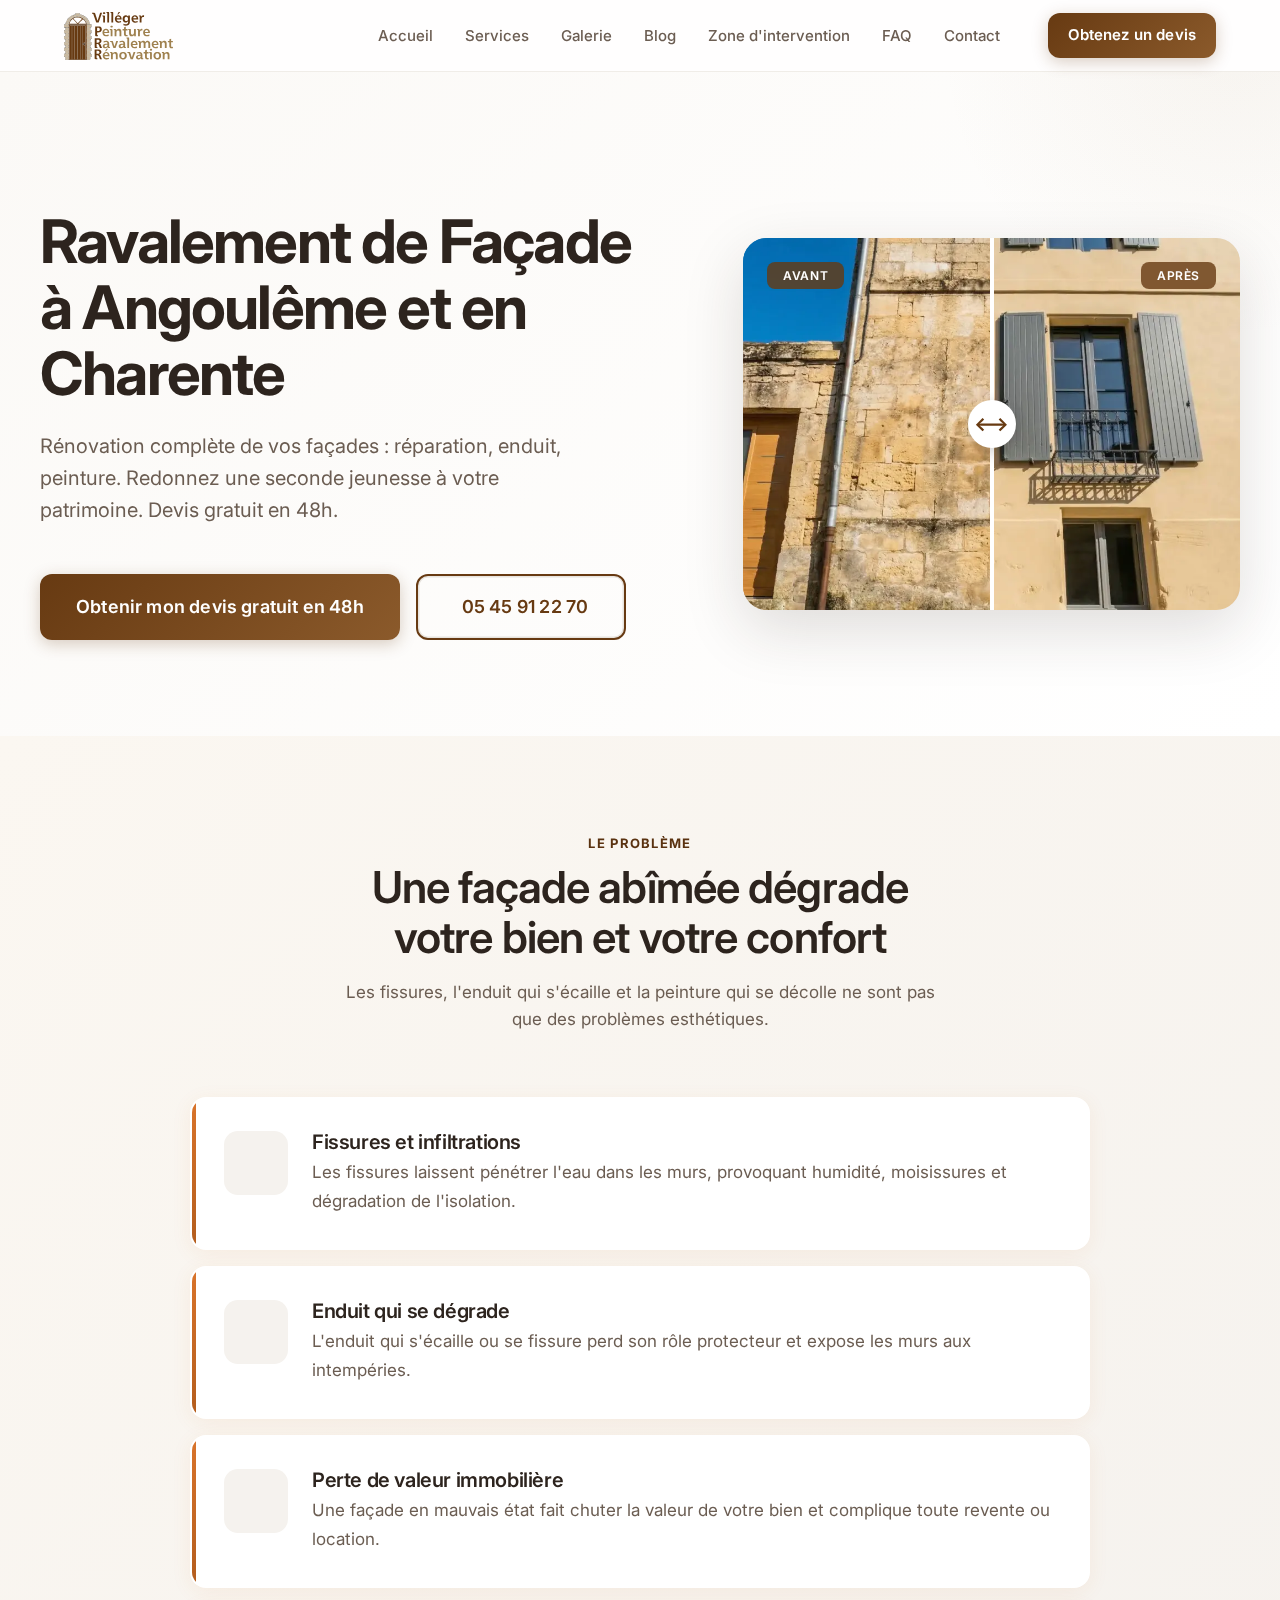
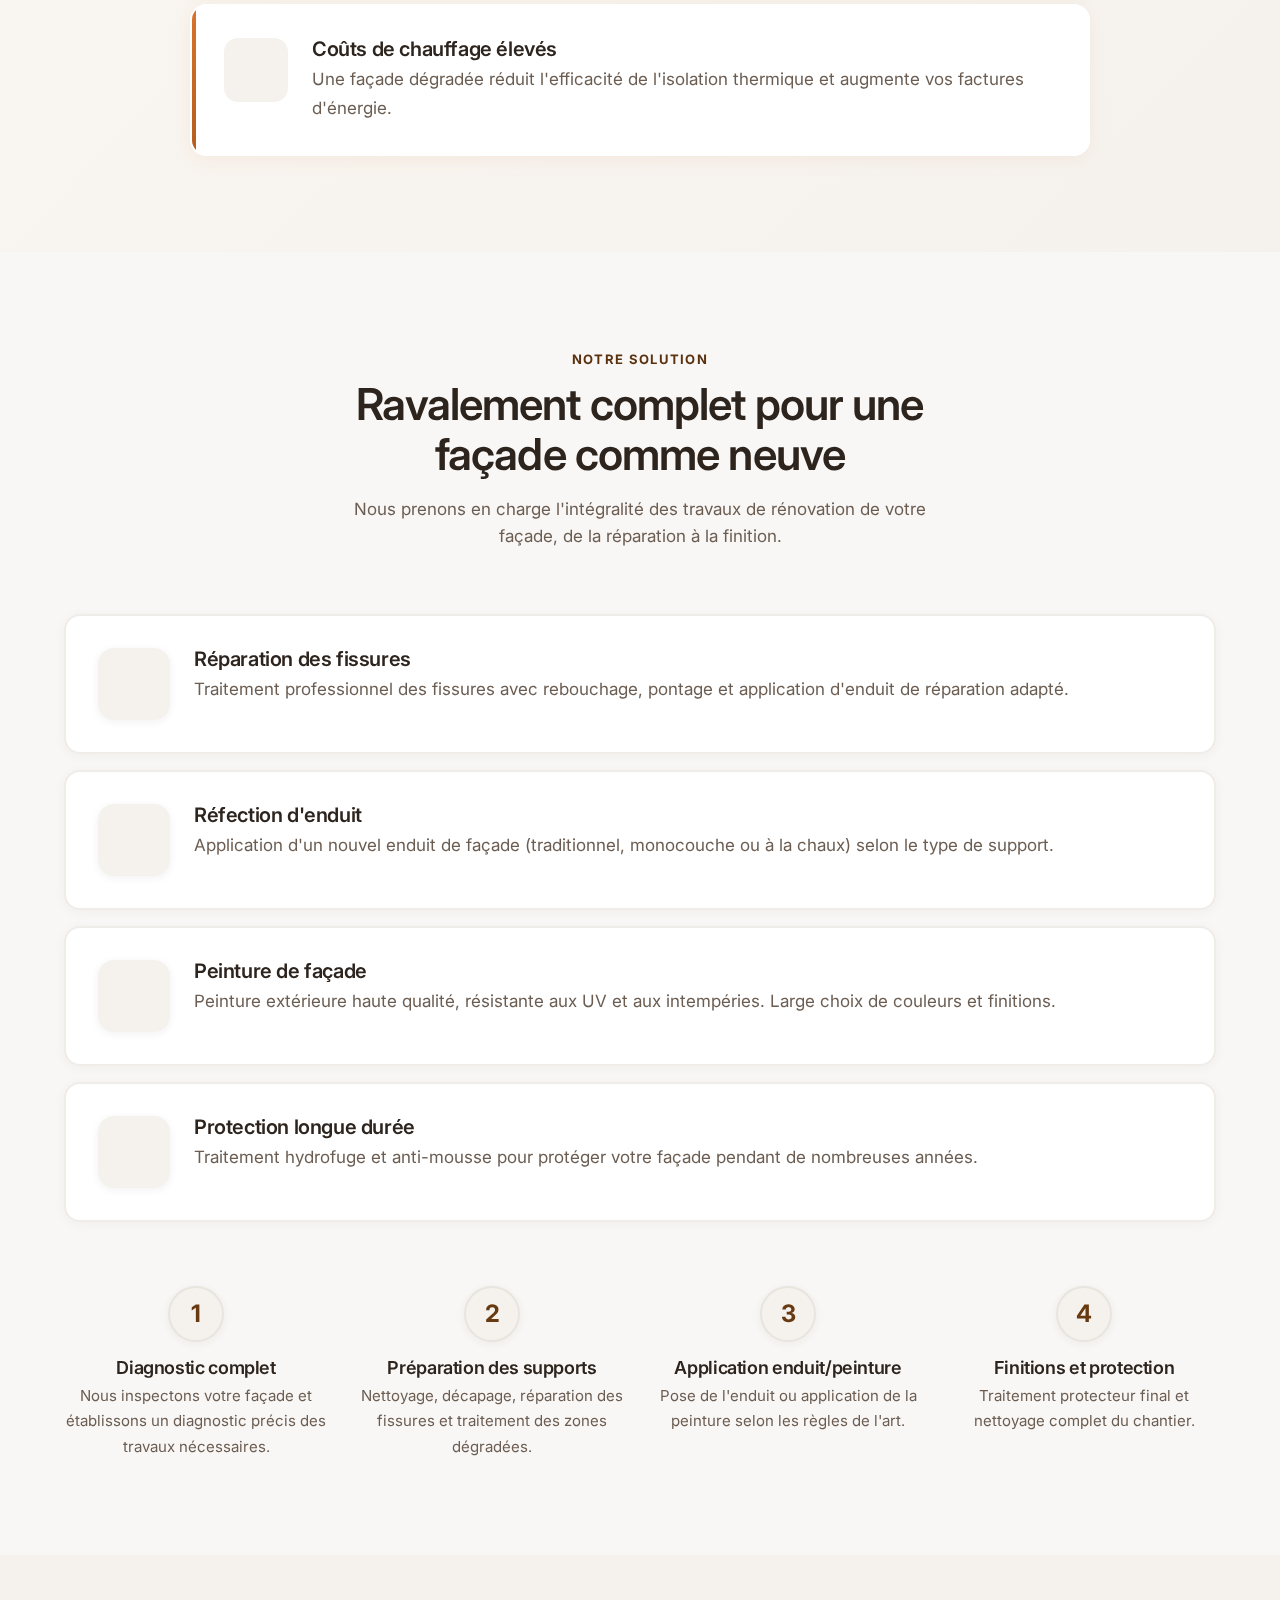
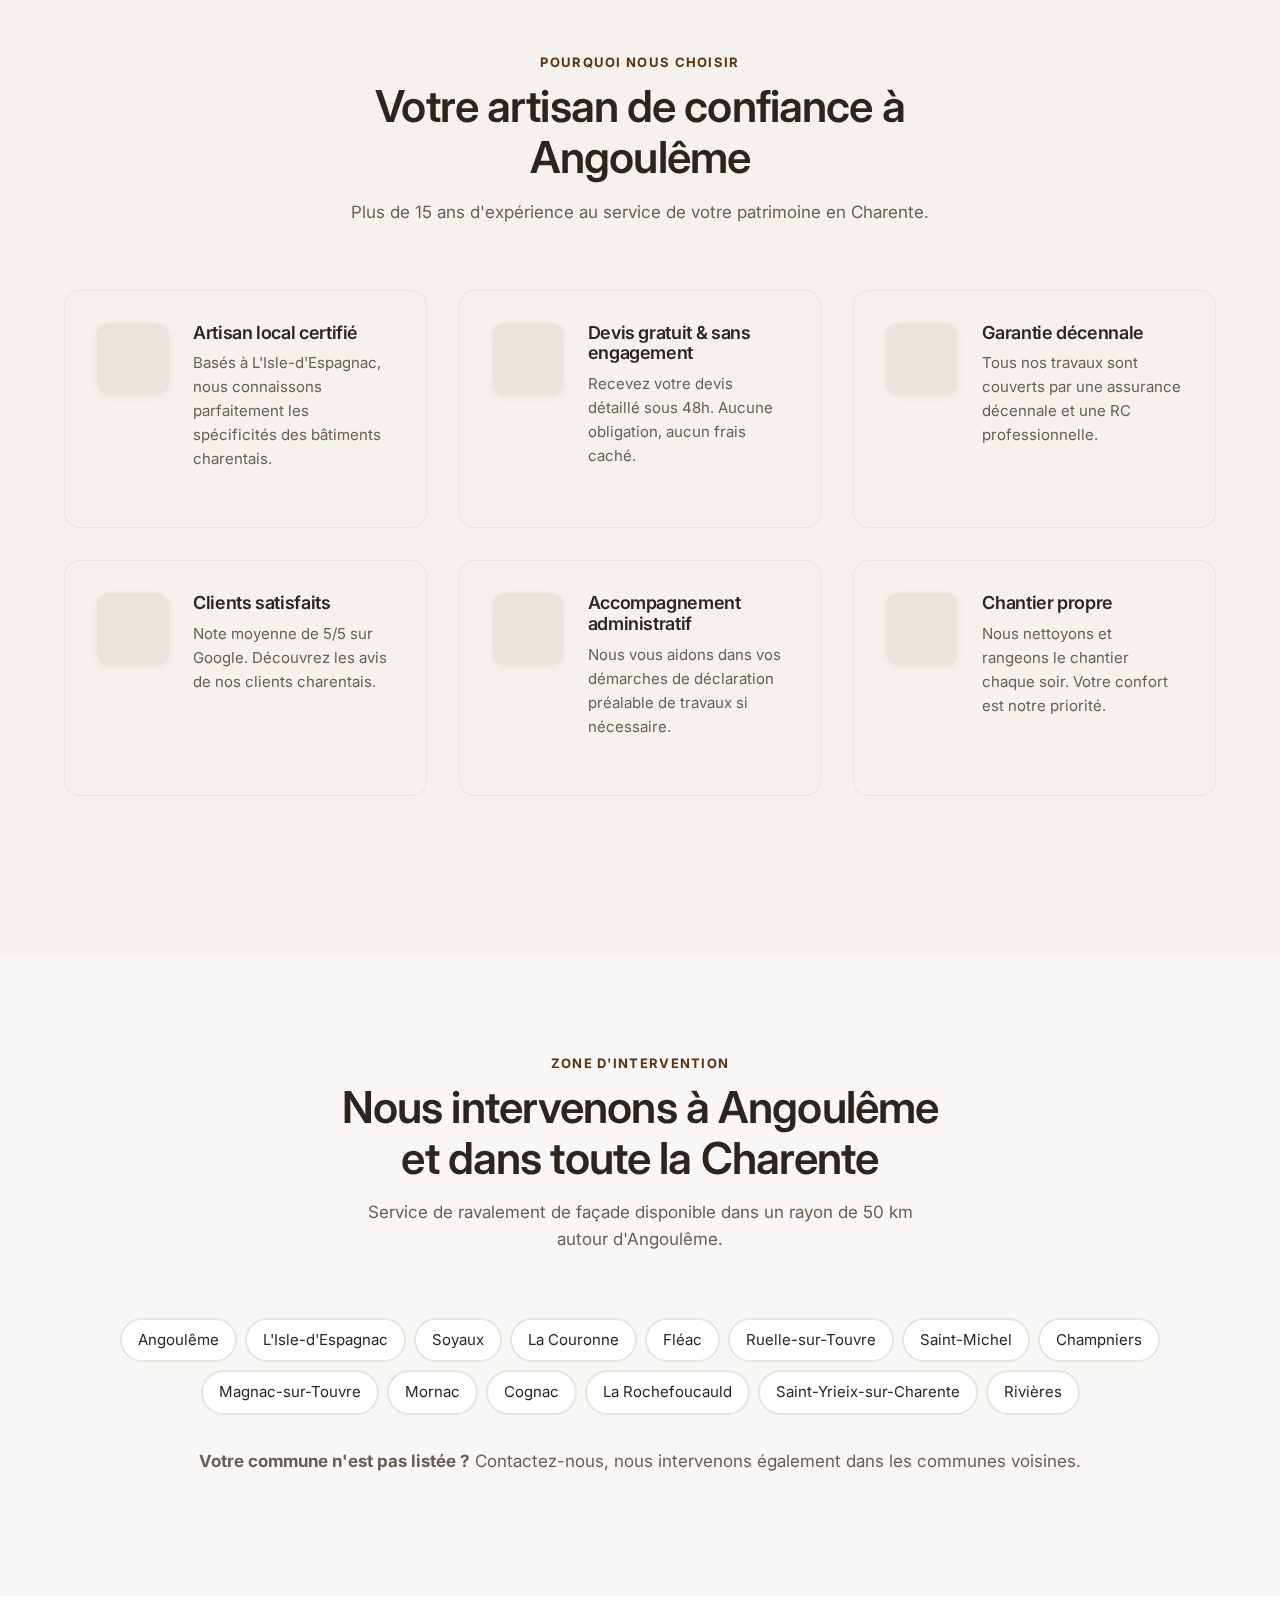
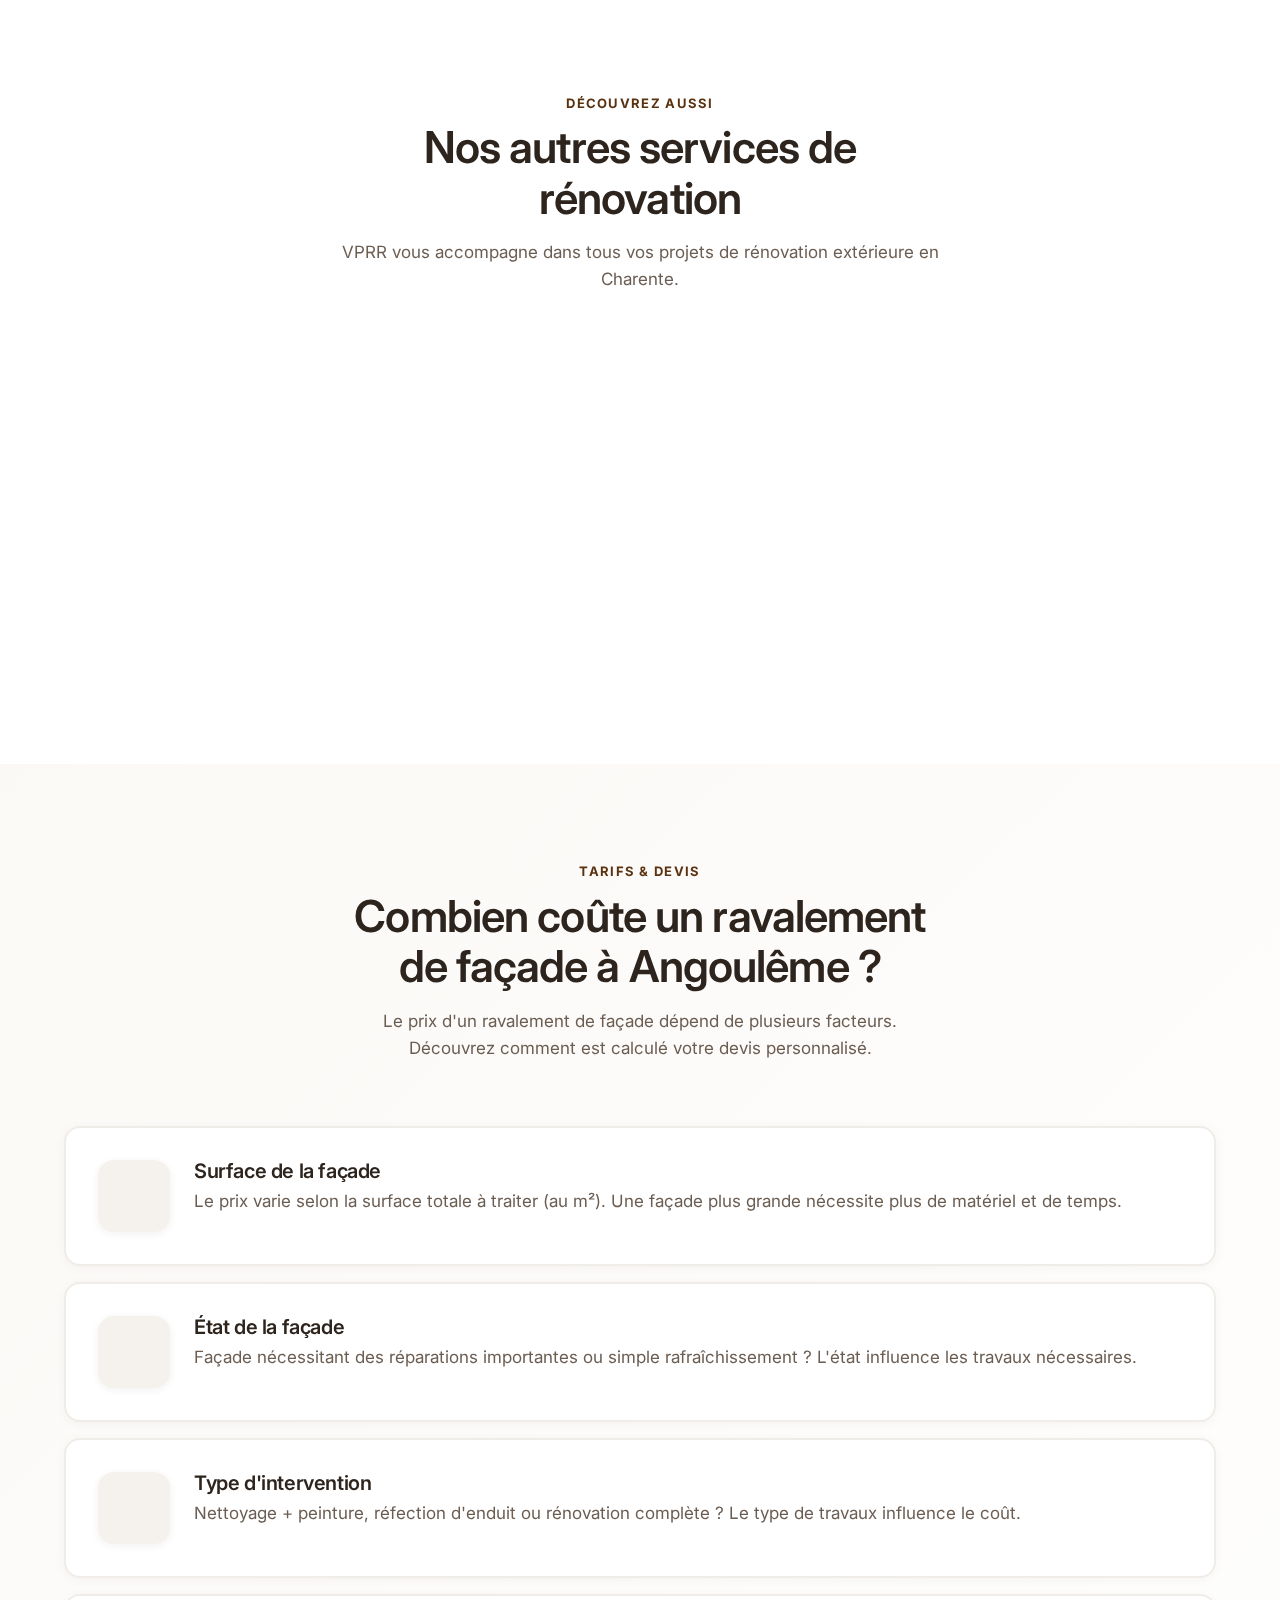
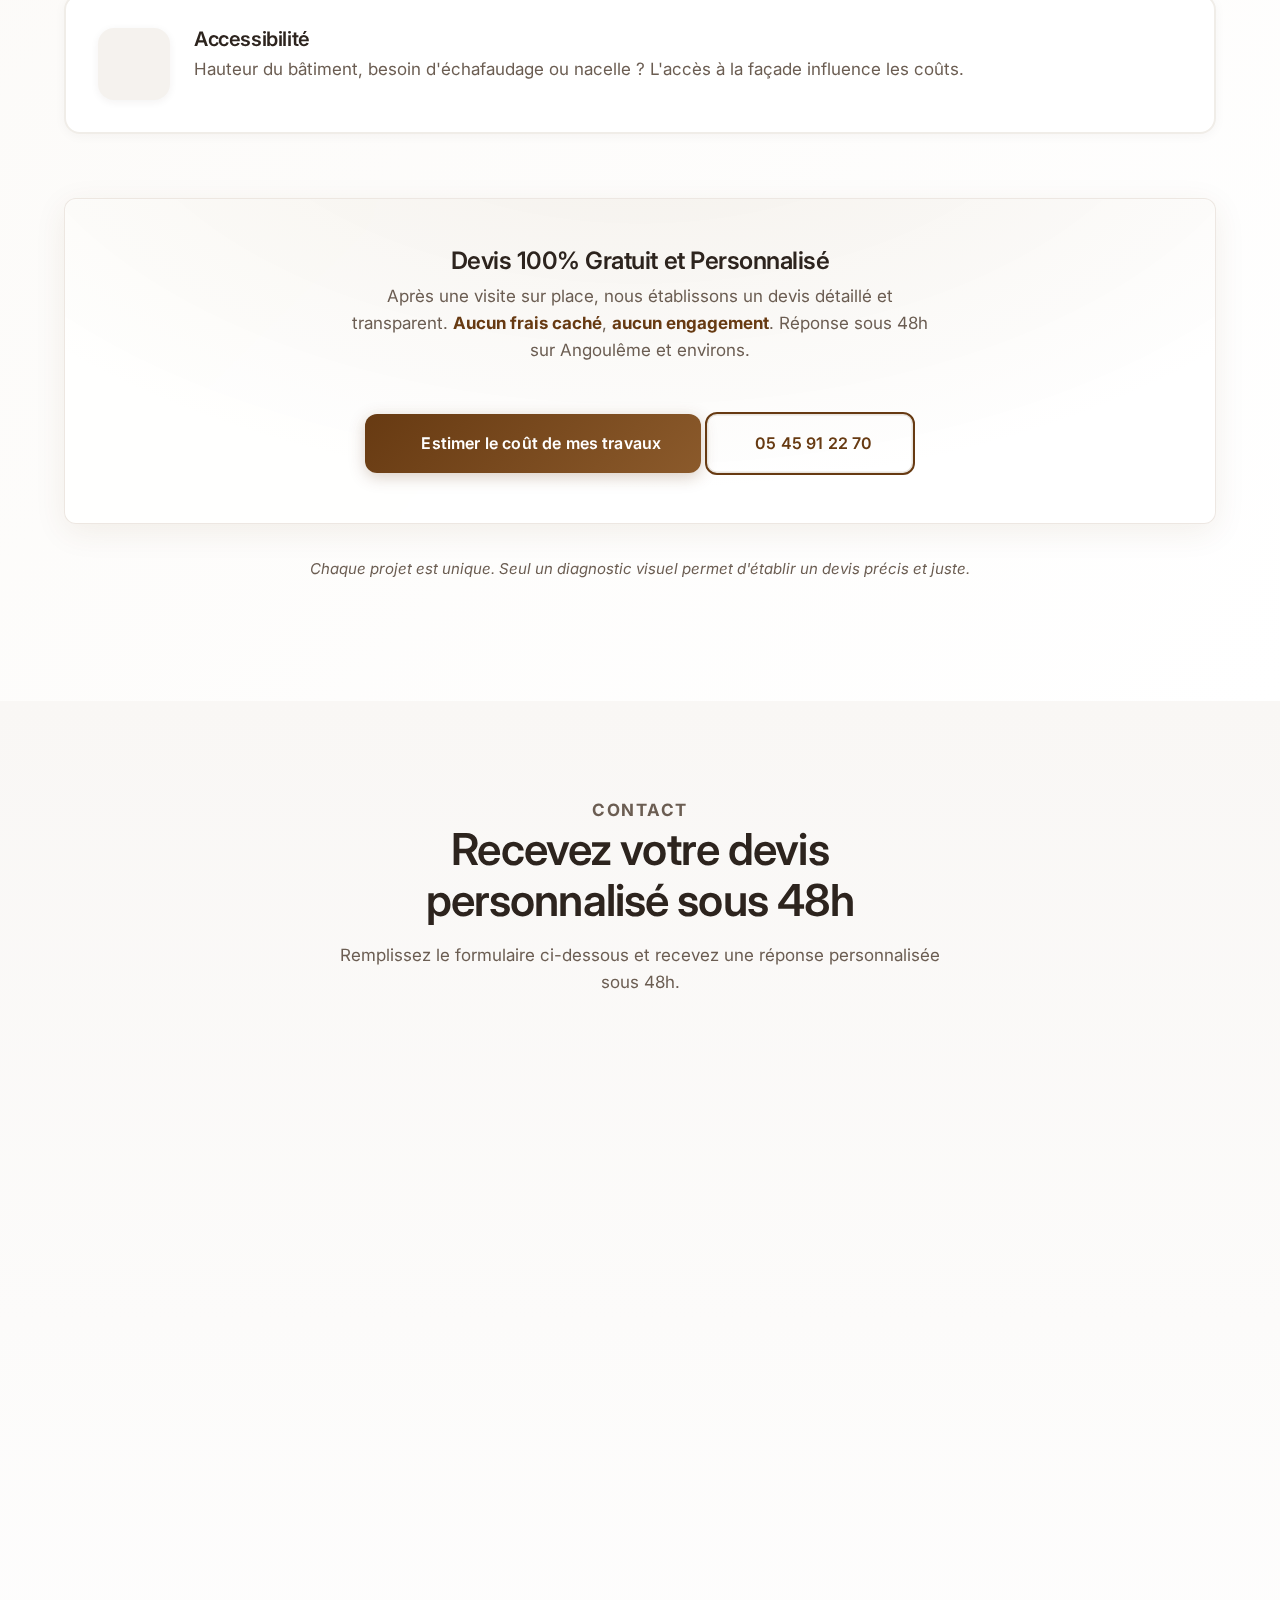
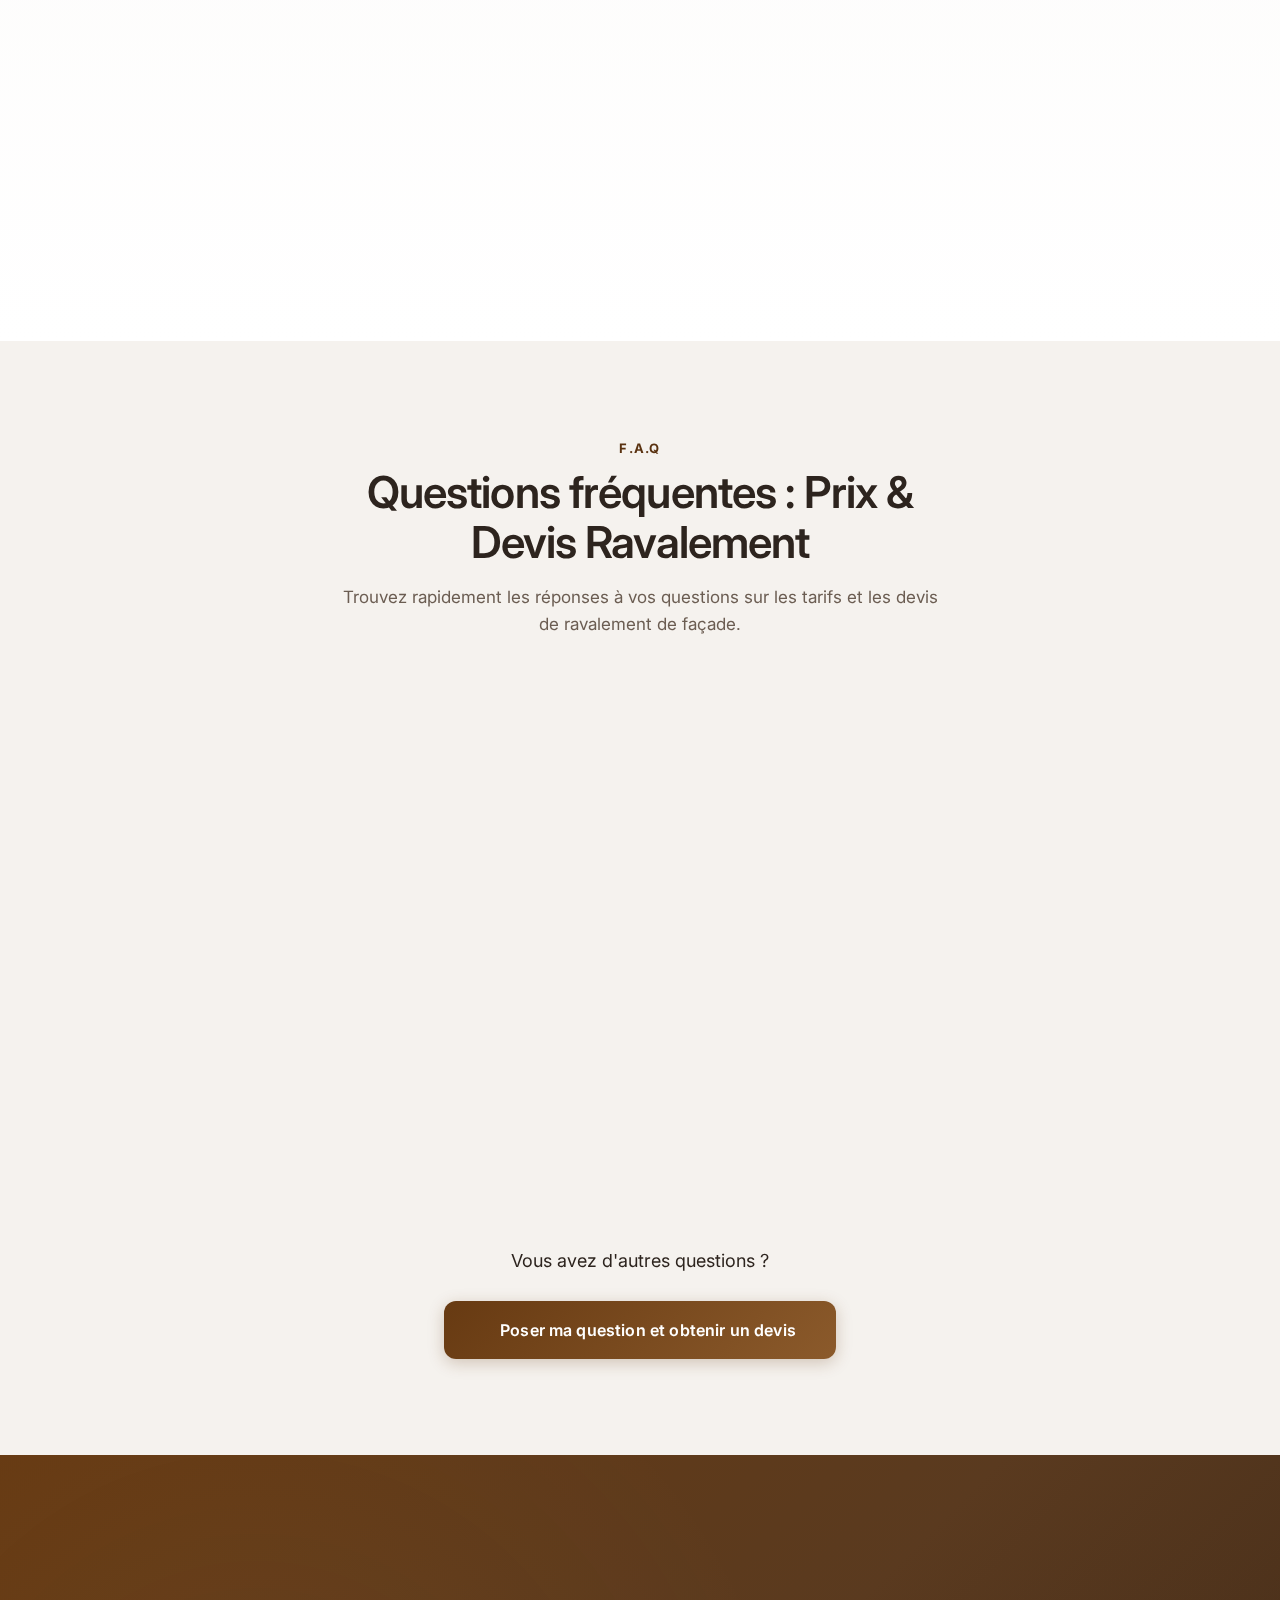
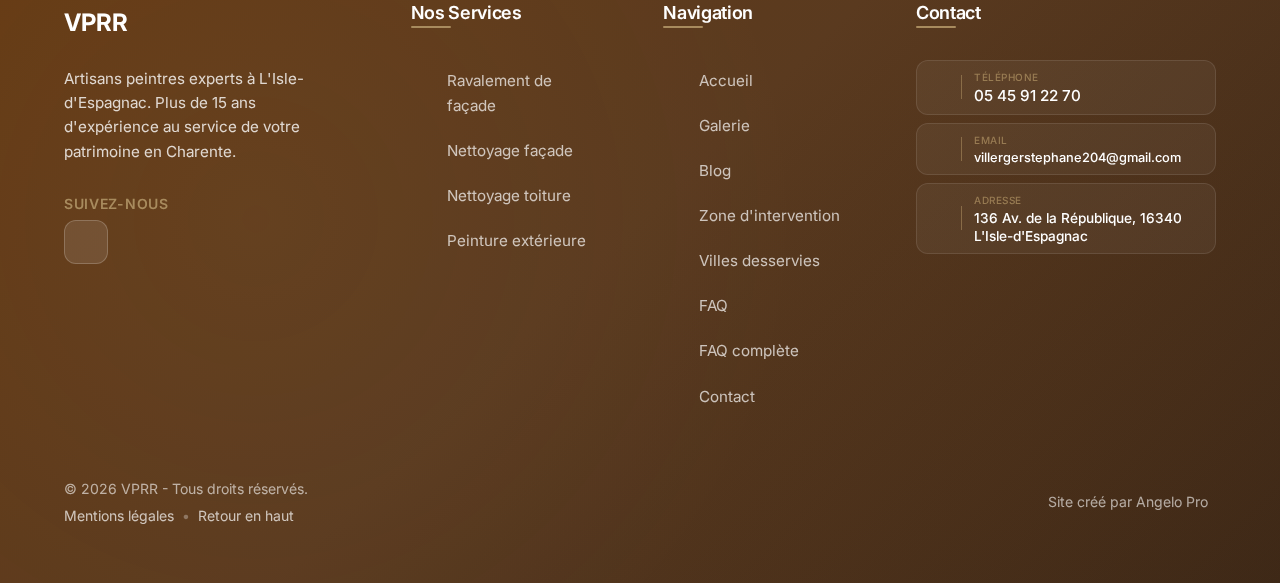
<file: ravalement-facade-angouleme.html>
<!DOCTYPE html>
<html lang="fr">
  <head>
    <meta charset="utf-8" />
    <meta name="viewport" content="width=device-width, initial-scale=1" />
    
    <!-- Preconnect pour les ressources externes -->
    <link rel="preconnect" href="https://fonts.googleapis.com" />
    <link rel="preconnect" href="https://fonts.gstatic.com" crossorigin />
    
    <!-- Preload des ressources critiques -->
    <link rel="preload" href="assets/css/styles.css" as="style" />
    <link rel="preload" href="assets/css/nav.css" as="style" />
    <link rel="preload" href="media/VPRR-LOGO.svg" as="image" type="image/svg+xml" />
    
    <!-- Métadonnées SEO optimisées -->
    <title>Ravalement de Façade à Angoulême | Rénovation Complète | VPRR</title>
    <meta name="description" content="Ravalement de façade à Angoulême et en Charente. Rénovation, réparation et embellissement de vos murs extérieurs. Devis gratuit sous 48h. ☎️ 05 45 91 22 70" />
    <meta name="keywords" content="ravalement façade Angoulême, rénovation façade Charente, réparation mur 16, enduit façade Angoulême, peinture façade extérieure" />
    <meta name="author" content="Villéger Peinture Raval Rénovation" />
    <meta name="robots" content="index, follow, max-image-preview:large" />
    <meta name="theme-color" content="#673A12" />
    <meta name="geo.region" content="FR-16" />
    <meta name="geo.placename" content="Angoulême, Charente" />
    
    <!-- Open Graph / Facebook -->
    <meta property="og:type" content="website" />
    <meta property="og:site_name" content="VPRR - Villéger Peinture Raval Rénovation" />
    <meta property="og:title" content="Ravalement de Façade à Angoulême | Rénovation | VPRR" />
    <meta property="og:description" content="Redonnez une seconde jeunesse à vos façades avec notre service de ravalement professionnel à Angoulême. Devis gratuit en 48h." />
    <meta property="og:url" content="https://vprr.fr/ravalement-facade-angouleme.html" />
    <meta property="og:image" content="https://vprr.fr/data/hero.webp" />
    <meta property="og:locale" content="fr_FR" />
    
    <!-- Twitter Card -->
    <meta name="twitter:card" content="summary_large_image" />
    <meta name="twitter:title" content="Ravalement de Façade à Angoulême | VPRR" />
    <meta name="twitter:description" content="Service professionnel de ravalement de façade à Angoulême. Devis gratuit en 48h." />
    
    <!-- CSS -->
    <link rel="stylesheet" href="assets/css/styles.css" />
    <link rel="stylesheet" href="assets/css/nav.css" />
    <link rel="stylesheet" href="assets/css/utilities.css" />
    <link rel="stylesheet" href="assets/css/responsive.css" />
    <link rel="stylesheet" href="assets/css/contact.css" media="print" onload="this.media='all'" />
    
    <!-- Google Fonts -->
    <link href="https://fonts.googleapis.com/css2?family=Inter:wght@400;500;600;700&display=swap" rel="stylesheet" media="print" onload="this.media='all'" />
    
    <!-- Font Awesome CDN complet -->
    <link rel="stylesheet" href="https://cdnjs.cloudflare.com/ajax/libs/font-awesome/6.5.1/css/all.min.css" integrity="sha512-DTOQO9RWCH3ppGqcWaEA1BIZOC6xxalwEsw9c2QQeAIftl+Vegovlnee1c9QX4TctnWMn13TZye+giMm8e2LwA==" crossorigin="anonymous" referrerpolicy="no-referrer" />
    
    <!-- Favicon -->
    <link rel="icon" type="image/png" href="https://vprr.fr/media/favicon/favicon-96x96.png" sizes="96x96" />
    <link rel="icon" type="image/svg+xml" href="https://vprr.fr/media/favicon/favicon.svg" />
    <link rel="shortcut icon" href="https://vprr.fr/media/favicon/favicon.ico" />
    <link rel="apple-touch-icon" sizes="180x180" href="https://vprr.fr/media/favicon/apple-touch-icon.png" />
    
    <!-- Schema.org LocalBusiness -->
    <script type="application/ld+json">
      {
        "@context": "https://schema.org",
        "@type": "HomeAndConstructionBusiness",
        "@id": "https://vprr.fr/#business",
        "name": "Villéger Peinture Raval Rénovation",
        "alternateName": "VPRR",
        "url": "https://vprr.fr/",
        "logo": "https://vprr.fr/media/VPRR-LOGO.svg",
        "email": "villergerstephane204@gmail.com",
        "telephone": "+33545912270",
        "address": {
          "@type": "PostalAddress",
          "streetAddress": "136 Avenue de la République",
          "addressLocality": "L'Isle-d'Espagnac",
          "addressRegion": "Nouvelle-Aquitaine",
          "postalCode": "16340",
          "addressCountry": "FR"
        },
        "geo": {
          "@type": "GeoCoordinates",
          "latitude": 45.6667,
          "longitude": 0.1833
        },
        "areaServed": [
          {
            "@type": "City",
            "name": "Angoulême"
          },
          {
            "@type": "AdministrativeArea",
            "name": "Charente"
          }
        ],
        "hasOfferCatalog": {
          "@type": "OfferCatalog",
          "name": "Services de ravalement de façade",
          "itemListElement": [
            {
              "@type": "Offer",
              "itemOffered": {
                "@type": "Service",
                "name": "Ravalement de façade complet",
                "description": "Rénovation complète de façades à Angoulême",
                "areaServed": "Angoulême, Charente (16)"
              }
            }
          ]
        },
        "priceRange": "€€",
        "openingHoursSpecification": [
          {
            "@type": "OpeningHoursSpecification",
            "dayOfWeek": ["Monday", "Tuesday", "Wednesday", "Thursday", "Friday"],
            "opens": "08:00",
            "closes": "18:00"
          }
        ]
      }
    </script>
    
    <!-- Schema.org Service -->
    <script type="application/ld+json">
      {
        "@context": "https://schema.org",
        "@type": "Service",
        "serviceType": "Ravalement de façade",
        "provider": {
          "@id": "https://vprr.fr/#business"
        },
        "areaServed": {
          "@type": "City",
          "name": "Angoulême",
          "containedIn": {
            "@type": "AdministrativeArea",
            "name": "Charente"
          }
        },
        "hasOfferCatalog": {
          "@type": "OfferCatalog",
          "name": "Ravalement de façade à Angoulême",
          "itemListElement": [
            {
              "@type": "Offer",
              "itemOffered": {
                "@type": "Service",
                "name": "Réparation de fissures",
                "description": "Traitement et réparation des fissures de façade"
              }
            },
            {
              "@type": "Offer",
              "itemOffered": {
                "@type": "Service",
                "name": "Réfection d'enduit",
                "description": "Application d'enduit neuf sur façade ancienne"
              }
            },
            {
              "@type": "Offer",
              "itemOffered": {
                "@type": "Service",
                "name": "Peinture de façade",
                "description": "Peinture extérieure haute qualité pour protection et esthétique"
              }
            }
          ]
        }
      }
    </script>
    
    <!-- Schema.org BreadcrumbList -->
    <script type="application/ld+json">
      {
        "@context": "https://schema.org",
        "@type": "BreadcrumbList",
        "itemListElement": [
          {
            "@type": "ListItem",
            "position": 1,
            "name": "Accueil",
            "item": "https://vprr.fr/"
          },
          {
            "@type": "ListItem",
            "position": 2,
            "name": "Ravalement de Façade Angoulême",
            "item": "https://vprr.fr/ravalement-facade-angouleme.html"
          }
        ]
      }
    </script>
    
    <!-- Schema.org FAQPage pour résultats enrichis Google -->
    <script type="application/ld+json">
      {
        "@context": "https://schema.org",
        "@type": "FAQPage",
        "mainEntity": [
          {
            "@type": "Question",
            "name": "Quel est le prix moyen d'un ravalement de façade au m² à Angoulême ?",
            "acceptedAnswer": {
              "@type": "Answer",
              "text": "Le prix d'un ravalement de façade en Charente varie généralement entre 40€ et 80€ par m², selon l'état de votre façade et les travaux nécessaires. Un simple nettoyage et peinture coûte moins cher qu'une réfection complète avec réparation de fissures et enduit. Exemple concret : Pour une façade de 100m² nécessitant une rénovation moyenne (réparations + enduit + peinture), comptez environ 5 000€ à 7 000€ TTC. Le meilleur moyen d'avoir un tarif précis ? Demandez votre devis gratuit et personnalisé après visite sur place."
            }
          },
          {
            "@type": "Question",
            "name": "Faites-vous des devis gratuits sur Angoulême et alentours ?",
            "acceptedAnswer": {
              "@type": "Answer",
              "text": "Oui, absolument. Nous réalisons des devis gratuits et sans engagement sur Angoulême et dans tout le département de la Charente (16). Notre processus est simple : après votre demande, nous convenons d'un rendez-vous pour visiter votre façade, évaluer son état précis et identifier les travaux nécessaires (réparations, enduit, peinture). Vous recevez ensuite un devis détaillé sous 48h, avec un prix transparent et définitif. Aucune surprise, aucun frais caché."
            }
          },
          {
            "@type": "Question",
            "name": "Combien de temps dure un ravalement de façade ?",
            "acceptedAnswer": {
              "@type": "Answer",
              "text": "La durée d'un ravalement dépend de la surface et de l'état de votre façade : Façade simple (nettoyage + peinture) : 3-5 jours. Ravalement moyen (réparations + enduit + peinture) : 1 à 2 semaines. Rénovation complète (structure + enduit + finition) : 2 à 3 semaines. Nous nous adaptons à vos contraintes et planifions les travaux selon la météo pour garantir un résultat optimal."
            }
          },
          {
            "@type": "Question",
            "name": "Qu'est-ce qui est inclus dans le devis ? Y a-t-il des frais cachés ?",
            "acceptedAnswer": {
              "@type": "Answer",
              "text": "Transparence totale garantie. Notre devis détaillé comprend : Le diagnostic initial et la visite technique, la protection des zones sensibles (fenêtres, sols), les réparations structurelles si nécessaires (fissures, éclats), l'application de l'enduit et des couches de finition, la peinture de façade haute qualité, le nettoyage complet du chantier, la TVA et les assurances décennales. Promesse VPRR : Le prix indiqué sur le devis est le prix final. Aucun supplément, aucune surprise."
            }
          }
        ]
      }
    </script>
    
    <link rel="canonical" href="https://vprr.fr/ravalement-facade-angouleme.html" />
    
    <!-- JavaScript -->
    <script defer src="assets/js/main.js"></script>
    <script>
      // Slider Avant/Après interactif
      document.addEventListener('DOMContentLoaded', function() {
        const slider = document.getElementById('beforeAfterSlider');
        const handle = document.getElementById('sliderHandle');
        const imageBefore = document.getElementById('imageBefore');
        
        if (!slider || !handle || !imageBefore) return;
        
        let isDragging = false;
        
        function updateSlider(x) {
          const rect = slider.getBoundingClientRect();
          const position = Math.max(0, Math.min(x - rect.left, rect.width));
          const percentage = (position / rect.width) * 100;
          
          handle.style.left = percentage + '%';
          imageBefore.style.clipPath = `polygon(0 0, ${percentage}% 0, ${percentage}% 100%, 0 100%)`;
        }
        
        // Mouse events
        slider.addEventListener('mousedown', function(e) {
          isDragging = true;
          updateSlider(e.clientX);
        });
        
        document.addEventListener('mousemove', function(e) {
          if (!isDragging) return;
          updateSlider(e.clientX);
        });
        
        document.addEventListener('mouseup', function() {
          isDragging = false;
        });
        
        // Touch events pour mobile
        slider.addEventListener('touchstart', function(e) {
          isDragging = true;
          updateSlider(e.touches[0].clientX);
        });
        
        document.addEventListener('touchmove', function(e) {
          if (!isDragging) return;
          e.preventDefault();
          updateSlider(e.touches[0].clientX);
        }, { passive: false });
        
        document.addEventListener('touchend', function() {
          isDragging = false;
        });
        
        // Hover sur le slider pour montrer l'interactivité
        slider.addEventListener('mouseenter', function() {
          handle.style.transition = 'none';
        });
        
        slider.addEventListener('mouseleave', function() {
          if (!isDragging) {
            handle.style.transition = 'left 0.1s ease-out';
          }
        });
      });
    </script>
    
    <style>
      /* Styles spécifiques page service - Apple-style */
      .service-hero {
        background: linear-gradient(135deg, #FBF9F6 0%, var(--color-surface) 100%);
        padding: calc(var(--header-height) + var(--space-3xl)) var(--space-lg) var(--space-4xl);
        position: relative;
        overflow: hidden;
      }
      
      .service-hero::before {
        content: '';
        position: absolute;
        top: -50%;
        right: -20%;
        width: 600px;
        height: 600px;
        background: radial-gradient(circle, rgba(168, 139, 94, 0.08) 0%, transparent 70%);
        border-radius: 50%;
        pointer-events: none;
      }
      
      .service-hero-container {
        max-width: var(--container-max);
        margin: 0 auto;
        display: grid;
        grid-template-columns: 1fr;
        gap: var(--space-3xl);
        align-items: center;
      }
      
      @media (min-width: 992px) {
        .service-hero-container {
          grid-template-columns: 1.1fr 0.9fr;
          gap: var(--space-4xl);
        }
      }
      
      .service-hero-content {
        z-index: 2;
      }
      
      .service-hero h1 {
        font-size: clamp(2.5rem, 5vw, 3.75rem);
        font-weight: var(--font-weight-bold);
        color: var(--color-text);
        margin-bottom: var(--space-lg);
        line-height: 1.1;
        letter-spacing: -0.03em;
      }
      
      .service-hero-subtitle {
        font-size: clamp(1.0625rem, 2vw, 1.25rem);
        color: var(--color-text-light);
        margin-bottom: var(--space-2xl);
        line-height: 1.6;
        max-width: 540px;
      }
      
      .service-hero-cta {
        display: flex;
        gap: var(--space-md);
        flex-wrap: wrap;
      }
      
      .service-hero-image {
        position: relative;
        border-radius: 24px;
        overflow: hidden;
        box-shadow: 0 20px 60px rgba(45, 36, 30, 0.15);
        aspect-ratio: 4 / 3;
        background: linear-gradient(135deg, var(--color-surface-alt) 0%, var(--color-border) 100%);
      }
      
      /* Slider Avant/Après */
      .before-after-slider {
        position: relative;
        width: 100%;
        height: 100%;
        overflow: hidden;
        cursor: ew-resize;
        user-select: none;
      }
      
      .before-after-slider img {
        position: absolute;
        top: 0;
        left: 0;
        width: 100%;
        height: 100%;
        object-fit: cover;
        object-position: center;
        pointer-events: none;
      }
      
      .image-before {
        z-index: 2;
        clip-path: polygon(0 0, 50% 0, 50% 100%, 0 100%);
        transition: clip-path 0.1s ease-out;
      }
      
      .image-after {
        z-index: 1;
      }
      
      .slider-handle {
        position: absolute;
        top: 0;
        left: 50%;
        width: 4px;
        height: 100%;
        background: var(--color-white);
        transform: translateX(-50%);
        z-index: 3;
        transition: left 0.1s ease-out;
      }
      
      .slider-handle::before {
        content: '';
        position: absolute;
        top: 50%;
        left: 50%;
        transform: translate(-50%, -50%);
        width: 48px;
        height: 48px;
        background: var(--color-white);
        border-radius: 50%;
        box-shadow: 0 4px 16px rgba(0, 0, 0, 0.2);
        display: flex;
        align-items: center;
        justify-content: center;
      }
      
      .slider-handle::after {
        content: '⟷';
        position: absolute;
        top: 50%;
        left: 50%;
        transform: translate(-50%, -50%);
        font-size: 1.25rem;
        color: var(--color-primary);
        font-weight: bold;
      }
      
      .slider-label {
        position: absolute;
        top: var(--space-lg);
        padding: var(--space-xs) var(--space-md);
        background: rgba(103, 58, 18, 0.8);
        color: white;
        font-size: 0.75rem;
        font-weight: var(--font-weight-semibold);
        text-transform: uppercase;
        letter-spacing: 0.05em;
        border-radius: var(--radius-sm);
        z-index: 4;
        backdrop-filter: blur(8px);
      }
      
      .label-before {
        left: var(--space-lg);
      }
      
      .label-after {
        right: var(--space-lg);
      }
      
      /* Placeholder si pas d'image */
      .hero-placeholder {
        width: 100%;
        height: 100%;
        display: flex;
        flex-direction: column;
        align-items: center;
        justify-content: center;
        color: var(--color-text-light);
        font-size: 4rem;
      }
      
      .hero-placeholder-text {
        font-size: 0.875rem;
        margin-top: var(--space-md);
        opacity: 0.6;
      }
      
      /* Cards avec design Apple */
      .feature-grid {
        display: flex;
        flex-direction: column;
        gap: var(--space-md);
        margin-top: var(--space-3xl);
      }
      
      .feature-card {
        background: var(--color-white);
        padding: var(--space-xl);
        border-radius: 16px;
        border: 2px solid var(--color-border-light);
        box-shadow: 0 2px 12px rgba(45, 36, 30, 0.04);
        transition: all var(--duration-normal) var(--ease-spring);
        position: relative;
        overflow: hidden;
        display: flex;
        align-items: flex-start;
        gap: var(--space-lg);
      }
      
      .feature-card::before {
        content: '';
        position: absolute;
        top: 0;
        left: 0;
        width: 4px;
        height: 100%;
        background: linear-gradient(180deg, var(--color-primary) 0%, var(--brand-accent) 100%);
        transform: scaleY(0);
        transform-origin: top;
        transition: transform var(--duration-normal) var(--ease-out);
      }
      
      .feature-card:hover {
        transform: translateX(8px);
        box-shadow: 0 8px 32px rgba(45, 36, 30, 0.12);
        border-color: var(--brand-accent);
      }
      
      .feature-card:hover::before {
        transform: scaleY(1);
      }
      
      .feature-icon {
        width: 72px;
        height: 72px;
        min-width: 72px;
        background: var(--color-surface-alt);
        border-radius: 16px;
        display: grid;
        place-items: center;
        font-size: 1.875rem;
        color: var(--color-primary);
        box-shadow: 0 2px 8px rgba(45, 36, 30, 0.06);
        transition: all var(--duration-normal) var(--ease-spring);
        flex-shrink: 0;
      }
      
      .feature-card:hover .feature-icon {
        background: var(--color-primary);
        color: var(--color-white);
        transform: scale(1.05);
      }
      
      .feature-card-content {
        flex: 1;
      }
      
      .feature-card h3 {
        font-size: 1.25rem;
        margin-bottom: var(--space-xs);
        color: var(--color-text);
        font-weight: var(--font-weight-semibold);
      }
      
      .feature-card p {
        font-size: 1.0625rem;
        color: var(--color-text-light);
        line-height: 1.7;
        margin-bottom: 0;
      }
      
      /* Section problème avec fond contrasté */
      .problem-section {
        background: linear-gradient(135deg, #FBF7F1 0%, var(--color-surface-alt) 100%);
        padding: var(--space-4xl) var(--space-lg);
      }
      
      .problem-content {
        max-width: 900px;
        margin: 0 auto;
      }
      
      .problem-list {
        display: flex;
        flex-direction: column;
        gap: var(--space-md);
        margin-top: var(--space-2xl);
        list-style: none;
        padding: 0;
      }
      
      .problem-item {
        background: var(--color-white);
        padding: var(--space-xl);
        border-radius: 16px;
        border: 2px solid transparent;
        box-shadow: 0 4px 20px rgba(217, 116, 43, 0.08);
        position: relative;
        overflow: hidden;
        transition: all var(--duration-normal) var(--ease-out);
        display: flex;
        align-items: flex-start;
        gap: var(--space-lg);
      }
      
      .problem-item::before {
        content: '';
        position: absolute;
        top: 0;
        left: 0;
        width: 4px;
        height: 100%;
        background: linear-gradient(180deg, #D9742B 0%, #B35D1E 100%);
      }
      
      .problem-item:hover {
        transform: translateX(8px);
        box-shadow: 0 8px 32px rgba(217, 116, 43, 0.15);
        border-color: rgba(217, 116, 43, 0.1);
      }
      
      .problem-item-icon {
        width: 64px;
        height: 64px;
        min-width: 64px;
        background: var(--color-surface-alt);
        border-radius: 14px;
        display: flex;
        align-items: center;
        justify-content: center;
        font-size: 1.75rem;
        color: #D9742B;
        transition: all var(--duration-normal) var(--ease-spring);
        flex-shrink: 0;
      }
      
      .problem-item:hover .problem-item-icon {
        background: #D9742B;
        color: white;
        transform: scale(1.05);
      }
      
      .problem-item-content {
        flex: 1;
      }
      
      .problem-item h3 {
        font-size: 1.25rem;
        margin-bottom: var(--space-xs);
        color: var(--color-text);
        font-weight: var(--font-weight-semibold);
      }
      
      .problem-item p {
        font-size: 1.0625rem;
        color: var(--color-text-light);
        margin: 0;
        line-height: 1.7;
      }
      
      /* Section solution - Process steps */
      .process-steps {
        display: grid;
        grid-template-columns: repeat(auto-fit, minmax(240px, 1fr));
        gap: var(--space-xl);
        margin-top: var(--space-3xl);
      }
      
      .process-step {
        text-align: center;
      }
      
      .step-number {
        width: 56px;
        height: 56px;
        background: var(--color-surface-alt);
        color: var(--color-primary);
        border-radius: 50%;
        display: grid;
        place-items: center;
        font-size: 1.5rem;
        font-weight: var(--font-weight-bold);
        margin: 0 auto var(--space-md);
        box-shadow: 0 2px 8px rgba(45, 36, 30, 0.06);
        border: 2px solid var(--color-border);
      }
      
      .process-step h3 {
        font-size: 1.125rem;
        margin-bottom: var(--space-xs);
        color: var(--color-text);
      }
      
      .process-step p {
        font-size: 0.9375rem;
        color: var(--color-text-light);
        margin: 0;
      }
      
            
      /* Zone d'intervention */
      .zone-list {
        display: flex;
        flex-wrap: wrap;
        gap: var(--space-sm);
        justify-content: center;
        margin-top: var(--space-xl);
        list-style: none;
        padding: 0;
      }
      
      .zone-tag {
        padding: var(--space-sm) var(--space-md);
        background: var(--color-white);
        border: 2px solid var(--color-border);
        border-radius: var(--radius-pill);
        font-size: 0.9375rem;
        color: var(--color-text);
        transition: all var(--duration-fast) var(--ease-out);
      }
      
      .zone-tag:hover {
        background: var(--color-primary);
        color: var(--color-white);
        border-color: var(--color-primary);
        transform: translateY(-2px);
      }
      
      /* CTA Final Compact - Design équilibré */
      .cta-final-compact {
        display: flex;
        align-items: center;
        justify-content: space-between;
        gap: var(--space-2xl);
        margin: var(--space-xl) 0;
        padding: var(--space-2xl) var(--space-3xl);
        background: linear-gradient(135deg, var(--color-primary) 0%, #8B5A2B 100%);
        border-radius: 16px;
        box-shadow: 0 8px 32px rgba(103, 58, 18, 0.25);
        border: 1px solid rgba(255, 255, 255, 0.1);
        max-width: 1200px;
        margin-left: auto;
        margin-right: auto;
      }
      
      .cta-final-compact > div:first-child {
        flex: 1;
        min-width: 300px;
      }
      
      .cta-final-compact > div:last-child {
        flex-shrink: 0;
        display: flex;
        align-items: center;
        gap: var(--space-lg);
      }
      
      .cta-final-compact h2 {
        font-size: 1.625rem;
        font-weight: 700;
        margin-bottom: var(--space-sm);
        color: var(--color-white);
        line-height: 1.2;
      }
      
      .cta-final-compact p {
        margin: 0;
        font-size: 1.0625rem;
        color: rgba(255, 255, 255, 0.9);
        line-height: 1.4;
      }
      
      .cta-final-compact .btn {
        background: var(--color-white);
        color: var(--color-primary);
        border: none;
        padding: var(--space-lg) var(--space-2xl);
        font-size: 1rem;
        font-weight: 600;
        border-radius: 8px;
        white-space: nowrap;
        min-width: 200px;
      }
      
      .cta-final-compact .btn:hover {
        background: rgba(255, 255, 255, 0.95);
        transform: translateY(-2px);
        box-shadow: 0 4px 12px rgba(0, 0, 0, 0.15);
      }
      
      .cta-final-compact a[href^="tel:"] {
        color: var(--color-white);
        border: 2px solid rgba(255, 255, 255, 0.3);
        background: rgba(255, 255, 255, 0.1);
        padding: var(--space-md) var(--space-lg);
        border-radius: 8px;
        text-decoration: none;
        font-weight: 500;
        font-size: 0.9375rem;
        transition: all 0.2s ease;
        white-space: nowrap;
      }
      
      .cta-final-compact a[href^="tel:"]:hover {
        background: rgba(255, 255, 255, 0.2);
        border-color: rgba(255, 255, 255, 0.5);
        transform: translateY(-1px);
      }
      
      .cta-final-compact a[href^="tel:"] span {
        background: rgba(255, 255, 255, 0.2);
        border: 2px solid rgba(255, 255, 255, 0.4);
        width: 40px;
        height: 40px;
        border-radius: 50%;
        display: grid;
        place-items: center;
        margin-right: var(--space-sm);
      }
      
      .cta-final-compact a[href^="tel:"] span i {
        color: var(--color-white);
        font-size: 1rem;
      }
    </style>
  </head>
  <body>
    <!-- Skip to content -->
    <a href="#main-content" class="skip-to-content">Aller au contenu principal</a>
    
    <!-- Header -->
    <header class="site-header" id="top">
      <div class="container header-inner">
        <a href="index.html#top" class="logo" aria-label="VPRR - Accueil">
          <img src="media/VPRR-LOGO.svg" class="logo-img" alt="Villeger Peinture Raval Rénovation" width="150" height="40" />
        </a>

        <button class="burger" aria-label="Ouvrir le menu" aria-controls="primary-nav" aria-expanded="false">
          <span class="burger-bar" aria-hidden="true"></span>
          <span class="burger-bar" aria-hidden="true"></span>
          <span class="burger-bar" aria-hidden="true"></span>
        </button>

        <nav class="primary-nav" id="primary-nav" aria-label="Navigation principale">
          <ul class="menu">
            <li><a class="nav-link" href="index.html#home">Accueil</a></li>
            <li class="has-submenu">
              <a class="nav-link" href="index.html#services">Services</a>
              <ul class="submenu" aria-label="Pages services">
                <li><a href="nettoyage-facade-angouleme.html">Nettoyage de façade <span class="submenu-meta">Angoulême</span></a></li>
                <li><a href="ravalement-facade-angouleme.html">Ravalement de façade <span class="submenu-meta">Charente</span></a></li>
                <li><a href="nettoyage-toiture-angouleme.html">Nettoyage de toiture <span class="submenu-meta">Angoulême</span></a></li>
                <li><a href="peinture-exterieure-charente.html">Peinture extérieure <span class="submenu-meta">Charente</span></a></li>
              </ul>
            </li>
            <li><a class="nav-link" href="index.html#galerie">Galerie</a></li>
            <li><a class="nav-link" href="index.html#blog">Blog</a></li>
            <li><a class="nav-link" href="index.html#zone">Zone d'intervention</a></li>
            <li><a class="nav-link" href="index.html#faq">FAQ</a></li>
            <li><a class="nav-link" href="index.html#contact">Contact</a></li>
            <li class="menu-cta">
              <a class="btn btn-primary" href="#contact">Obtenez un devis</a>
            </li>
          </ul>
        </nav>
      </div>
    </header>

    <!-- Main Content -->
    <main id="main-content">
      
      <!-- Hero Section -->
      <section class="service-hero" aria-labelledby="hero-title">
        <div class="service-hero-container">
          <div class="service-hero-content">
            <h1 id="hero-title">Ravalement de Façade à Angoulême et en Charente</h1>
            <p class="service-hero-subtitle">Rénovation complète de vos façades : réparation, enduit, peinture. Redonnez une seconde jeunesse à votre patrimoine. Devis gratuit en 48h.</p>
            <div class="service-hero-cta">
              <a class="btn btn-primary btn--lg" href="#contact">Obtenir mon devis gratuit en 48h</a>
              <a class="btn btn-secondary btn--lg" href="tel:+33545912270">
                <i class="fa-solid fa-phone" aria-hidden="true"></i> 05 45 91 22 70
              </a>
            </div>
          </div>
          <div class="service-hero-image">
            <div class="before-after-slider" id="beforeAfterSlider">
              <!-- Image Avant (dégradée) - Remplacez par votre image avant -->
              <img src="media/services/ravalement_facade/ravalement_avant-900w.webp" srcset="media/services/ravalement_facade/ravalement_avant-600w.webp 600w, media/services/ravalement_facade/ravalement_avant-900w.webp 900w, media/services/ravalement_facade/ravalement_avant-1200w.webp 1200w" sizes="(max-width: 960px) 100vw, 50vw" alt="Façade avant ravalement" class="image-before" id="imageBefore" />
              <!-- Image Après (rénovée) - Remplacez par votre image après -->
              <img src="media/services/ravalement_facade/ravalement_apres-900w.webp" srcset="media/services/ravalement_facade/ravalement_apres-600w.webp 600w, media/services/ravalement_facade/ravalement_apres-900w.webp 900w, media/services/ravalement_facade/ravalement_apres-1200w.webp 1200w" sizes="(max-width: 960px) 100vw, 50vw" alt="Façade après ravalement" class="image-after" />
              <!-- Labels -->
              <div class="slider-label label-before">Avant</div>
              <div class="slider-label label-after">Après</div>
              <!-- Handle du slider -->
              <div class="slider-handle" id="sliderHandle"></div>
            </div>
          </div>
        </div>
      </section>

      <!-- Section Problème/Agitation -->
      <section class="problem-section" aria-labelledby="problem-title">
        <div class="problem-content">
          <header class="section-header">
            <p class="section-eyebrow">Le problème</p>
            <h2 id="problem-title">Une façade abîmée dégrade votre bien et votre confort</h2>
            <p>Les fissures, l'enduit qui s'écaille et la peinture qui se décolle ne sont pas que des problèmes esthétiques.</p>
          </header>
          
          <ul class="problem-list">
            <li class="problem-item">
              <div class="problem-item-icon"><i class="fa-solid fa-house-crack" aria-hidden="true"></i></div>
              <div class="problem-item-content">
                <h3>Fissures et infiltrations</h3>
                <p>Les fissures laissent pénétrer l'eau dans les murs, provoquant humidité, moisissures et dégradation de l'isolation.</p>
              </div>
            </li>
            <li class="problem-item">
              <div class="problem-item-icon"><i class="fa-solid fa-paint-roller" aria-hidden="true"></i></div>
              <div class="problem-item-content">
                <h3>Enduit qui se dégrade</h3>
                <p>L'enduit qui s'écaille ou se fissure perd son rôle protecteur et expose les murs aux intempéries.</p>
              </div>
            </li>
            <li class="problem-item">
              <div class="problem-item-icon"><i class="fa-solid fa-arrow-trend-down" aria-hidden="true"></i></div>
              <div class="problem-item-content">
                <h3>Perte de valeur immobilière</h3>
                <p>Une façade en mauvais état fait chuter la valeur de votre bien et complique toute revente ou location.</p>
              </div>
            </li>
            <li class="problem-item">
              <div class="problem-item-icon"><i class="fa-solid fa-euro-sign" aria-hidden="true"></i></div>
              <div class="problem-item-content">
                <h3>Coûts de chauffage élevés</h3>
                <p>Une façade dégradée réduit l'efficacité de l'isolation thermique et augmente vos factures d'énergie.</p>
              </div>
            </li>
          </ul>
        </div>
      </section>

      <!-- Section Solution -->
      <section class="section" aria-labelledby="solution-title">
        <div class="container">
          <header class="section-header">
            <p class="section-eyebrow">Notre solution</p>
            <h2 id="solution-title">Ravalement complet pour une façade comme neuve</h2>
            <p>Nous prenons en charge l'intégralité des travaux de rénovation de votre façade, de la réparation à la finition.</p>
          </header>

          <div class="feature-grid">
            <article class="feature-card">
              <div class="feature-icon"><i class="fa-solid fa-screwdriver-wrench" aria-hidden="true"></i></div>
              <div class="feature-card-content">
                <h3>Réparation des fissures</h3>
                <p>Traitement professionnel des fissures avec rebouchage, pontage et application d'enduit de réparation adapté.</p>
              </div>
            </article>
            
            <article class="feature-card">
              <div class="feature-icon"><i class="fa-solid fa-layer-group" aria-hidden="true"></i></div>
              <div class="feature-card-content">
                <h3>Réfection d'enduit</h3>
                <p>Application d'un nouvel enduit de façade (traditionnel, monocouche ou à la chaux) selon le type de support.</p>
              </div>
            </article>
            
            <article class="feature-card">
              <div class="feature-icon"><i class="fa-solid fa-palette" aria-hidden="true"></i></div>
              <div class="feature-card-content">
                <h3>Peinture de façade</h3>
                <p>Peinture extérieure haute qualité, résistante aux UV et aux intempéries. Large choix de couleurs et finitions.</p>
              </div>
            </article>
            
            <article class="feature-card">
              <div class="feature-icon"><i class="fa-solid fa-shield-halved" aria-hidden="true"></i></div>
              <div class="feature-card-content">
                <h3>Protection longue durée</h3>
                <p>Traitement hydrofuge et anti-mousse pour protéger votre façade pendant de nombreuses années.</p>
              </div>
            </article>
          </div>

          <!-- Process Steps -->
          <div class="process-steps">
            <div class="process-step">
              <div class="step-number">1</div>
              <h3>Diagnostic complet</h3>
              <p>Nous inspectons votre façade et établissons un diagnostic précis des travaux nécessaires.</p>
            </div>
            <div class="process-step">
              <div class="step-number">2</div>
              <h3>Préparation des supports</h3>
              <p>Nettoyage, décapage, réparation des fissures et traitement des zones dégradées.</p>
            </div>
            <div class="process-step">
              <div class="step-number">3</div>
              <h3>Application enduit/peinture</h3>
              <p>Pose de l'enduit ou application de la peinture selon les règles de l'art.</p>
            </div>
            <div class="process-step">
              <div class="step-number">4</div>
              <h3>Finitions et protection</h3>
              <p>Traitement protecteur final et nettoyage complet du chantier.</p>
            </div>
          </div>
        </div>
      </section>

      <!-- Section Pourquoi nous choisir -->
      <section class="section" style="background: var(--color-surface-alt);" aria-labelledby="why-title">
        <div class="container">
          <header class="section-header">
            <p class="section-eyebrow">Pourquoi nous choisir</p>
            <h2 id="why-title">Votre artisan de confiance à Angoulême</h2>
            <p>Plus de 15 ans d'expérience au service de votre patrimoine en Charente.</p>
          </header>

          <div class="reassurance-grid">
            <div class="reassurance-item">
              <div class="reassurance-icon"><i class="fa-solid fa-award" aria-hidden="true"></i></div>
              <div class="reassurance-text">
                <h3>Artisan local certifié</h3>
                <p>Basés à L'Isle-d'Espagnac, nous connaissons parfaitement les spécificités des bâtiments charentais.</p>
              </div>
            </div>
            
            <div class="reassurance-item">
              <div class="reassurance-icon"><i class="fa-solid fa-file-contract" aria-hidden="true"></i></div>
              <div class="reassurance-text">
                <h3>Devis gratuit & sans engagement</h3>
                <p>Recevez votre devis détaillé sous 48h. Aucune obligation, aucun frais caché.</p>
              </div>
            </div>
            
            <div class="reassurance-item">
              <div class="reassurance-icon"><i class="fa-solid fa-certificate" aria-hidden="true"></i></div>
              <div class="reassurance-text">
                <h3>Garantie décennale</h3>
                <p>Tous nos travaux sont couverts par une assurance décennale et une RC professionnelle.</p>
              </div>
            </div>
            
            <div class="reassurance-item">
              <div class="reassurance-icon"><i class="fa-solid fa-star" aria-hidden="true"></i></div>
              <div class="reassurance-text">
                <h3>Clients satisfaits</h3>
                <p>Note moyenne de 5/5 sur Google. Découvrez les avis de nos clients charentais.</p>
              </div>
            </div>
            
            <div class="reassurance-item">
              <div class="reassurance-icon"><i class="fa-solid fa-handshake" aria-hidden="true"></i></div>
              <div class="reassurance-text">
                <h3>Accompagnement administratif</h3>
                <p>Nous vous aidons dans vos démarches de déclaration préalable de travaux si nécessaire.</p>
              </div>
            </div>
            
            <div class="reassurance-item">
              <div class="reassurance-icon"><i class="fa-solid fa-broom" aria-hidden="true"></i></div>
              <div class="reassurance-text">
                <h3>Chantier propre</h3>
                <p>Nous nettoyons et rangeons le chantier chaque soir. Votre confort est notre priorité.</p>
              </div>
            </div>
          </div>
        </div>
      </section>

      <!-- Section Zone d'intervention -->
      <section class="section" aria-labelledby="zone-title">
        <div class="container">
          <header class="section-header">
            <p class="section-eyebrow">Zone d'intervention</p>
            <h2 id="zone-title">Nous intervenons à Angoulême et dans toute la Charente</h2>
            <p>Service de ravalement de façade disponible dans un rayon de 50 km autour d'Angoulême.</p>
          </header>

          <ul class="zone-list">
            <li class="zone-tag"><i class="fa-solid fa-location-dot" aria-hidden="true"></i> Angoulême</li>
            <li class="zone-tag">L'Isle-d'Espagnac</li>
            <li class="zone-tag">Soyaux</li>
            <li class="zone-tag">La Couronne</li>
            <li class="zone-tag">Fléac</li>
            <li class="zone-tag">Ruelle-sur-Touvre</li>
            <li class="zone-tag">Saint-Michel</li>
            <li class="zone-tag">Champniers</li>
            <li class="zone-tag">Magnac-sur-Touvre</li>
            <li class="zone-tag">Mornac</li>
            <li class="zone-tag">Cognac</li>
            <li class="zone-tag">La Rochefoucauld</li>
            <li class="zone-tag">Saint-Yrieix-sur-Charente</li>
            <li class="zone-tag">Rivières</li>
          </ul>

          <p style="text-align: center; margin-top: var(--space-xl); color: var(--color-text-light);">
            <i class="fa-solid fa-circle-info" aria-hidden="true"></i> 
            <strong>Votre commune n'est pas listée ?</strong> Contactez-nous, nous intervenons également dans les communes voisines.
          </p>
        </div>
      </section>

      <!-- Section Nos autres services (Maillage interne) -->
      <section class="section" style="background: var(--color-white);" aria-labelledby="autres-services-title">
        <div class="container">
          <header class="section-header">
            <p class="section-eyebrow">Découvrez aussi</p>
            <h2 id="autres-services-title">Nos autres services de rénovation</h2>
            <p>VPRR vous accompagne dans tous vos projets de rénovation extérieure en Charente.</p>
          </header>
          
          <div class="services-grid" style="display: grid; grid-template-columns: repeat(auto-fit, minmax(280px, 1fr)); gap: var(--space-xl); margin-top: var(--space-2xl);">
            <article class="service-card" style="border: 2px solid var(--color-border); border-radius: 16px; padding: var(--space-xl); transition: all 0.3s ease;">
              <div class="service-icon" style="width: 56px; height: 56px; background: var(--color-surface-alt); border-radius: 12px; display: grid; place-items: center; color: var(--color-primary); font-size: 1.5rem; margin-bottom: var(--space-md); box-shadow: 0 2px 8px rgba(45, 36, 30, 0.06);"><i class="fa-solid fa-spray-can-sparkles" aria-hidden="true"></i></div>
              <h3 style="font-size: 1.25rem; margin-bottom: var(--space-sm);">Nettoyage de Façade</h3>
              <p style="color: var(--color-text-light); margin-bottom: var(--space-md); line-height: 1.6;">Hydro-gommage doux et efficace pour redonner vie à vos murs extérieurs sans les abîmer.</p>
              <a href="nettoyage-facade-angouleme.html" class="btn btn-secondary btn--sm">En savoir plus</a>
            </article>
            
            <article class="service-card" style="border: 2px solid var(--color-border); border-radius: 16px; padding: var(--space-xl); transition: all 0.3s ease;">
              <div class="service-icon" style="width: 56px; height: 56px; background: var(--color-surface-alt); border-radius: 12px; display: grid; place-items: center; color: var(--color-primary); font-size: 1.5rem; margin-bottom: var(--space-md); box-shadow: 0 2px 8px rgba(45, 36, 30, 0.06);"><i class="fa-solid fa-house-chimney" aria-hidden="true"></i></div>
              <h3 style="font-size: 1.25rem; margin-bottom: var(--space-sm);">Nettoyage de Toiture</h3>
              <p style="color: var(--color-text-light); margin-bottom: var(--space-md); line-height: 1.6;">Démoussage professionnel et traitement hydrofuge pour prolonger la durée de vie de votre toiture.</p>
              <a href="nettoyage-toiture-angouleme.html" class="btn btn-secondary btn--sm">En savoir plus</a>
            </article>
            
            <article class="service-card" style="border: 2px solid var(--color-border); border-radius: 16px; padding: var(--space-xl); transition: all 0.3s ease;">
              <div class="service-icon" style="width: 56px; height: 56px; background: var(--color-surface-alt); border-radius: 12px; display: grid; place-items: center; color: var(--color-primary); font-size: 1.5rem; margin-bottom: var(--space-md); box-shadow: 0 2px 8px rgba(45, 36, 30, 0.06);"><i class="fa-solid fa-palette" aria-hidden="true"></i></div>
              <h3 style="font-size: 1.25rem; margin-bottom: var(--space-sm);">Peinture Extérieure</h3>
              <p style="color: var(--color-text-light); margin-bottom: var(--space-md); line-height: 1.6;">Embellissez vos façades et boiseries avec nos peintures haute qualité résistantes aux UV.</p>
              <a href="peinture-exterieure-charente.html" class="btn btn-secondary btn--sm">En savoir plus</a>
            </article>
          </div>
        </div>
      </section>

      <!-- Section Tarifs & Devis Transparent -->
      <section class="section" id="tarifs" aria-labelledby="tarifs-title" style="background: linear-gradient(135deg, #FBF9F6 0%, var(--color-surface) 100%);">
        <div class="container">
          <header class="section-header">
            <p class="section-eyebrow">Tarifs & Devis</p>
            <h2 id="tarifs-title">Combien coûte un ravalement de façade à Angoulême ?</h2>
            <p>Le prix d'un ravalement de façade dépend de plusieurs facteurs. Découvrez comment est calculé votre devis personnalisé.</p>
          </header>

          <div class="feature-grid" style="margin-top: var(--space-2xl);">
            <!-- Carte 1 : Surface -->
            <article class="feature-card">
              <div class="feature-icon"><i class="fa-solid fa-ruler-combined" aria-hidden="true"></i></div>
              <div class="feature-card-content">
                <h3>Surface de la façade</h3>
                <p>Le prix varie selon la surface totale à traiter (au m²). Une façade plus grande nécessite plus de matériel et de temps.</p>
              </div>
            </article>

            <!-- Carte 2 : État -->
            <article class="feature-card">
              <div class="feature-icon"><i class="fa-solid fa-magnifying-glass" aria-hidden="true"></i></div>
              <div class="feature-card-content">
                <h3>État de la façade</h3>
                <p>Façade nécessitant des réparations importantes ou simple rafraîchissement ? L'état influence les travaux nécessaires.</p>
              </div>
            </article>

            <!-- Carte 3 : Type de travaux -->
            <article class="feature-card">
              <div class="feature-icon"><i class="fa-solid fa-trowel" aria-hidden="true"></i></div>
              <div class="feature-card-content">
                <h3>Type d'intervention</h3>
                <p>Nettoyage + peinture, réfection d'enduit ou rénovation complète ? Le type de travaux influence le coût.</p>
              </div>
            </article>

            <!-- Carte 4 : Accessibilité -->
            <article class="feature-card">
              <div class="feature-icon"><i class="fa-solid fa-stairs" aria-hidden="true"></i></div>
              <div class="feature-card-content">
                <h3>Accessibilité</h3>
                <p>Hauteur du bâtiment, besoin d'échafaudage ou nacelle ? L'accès à la façade influence les coûts.</p>
              </div>
            </article>
          </div>

          <!-- Encadré Devis Gratuit -->
          <div style="position: relative; border-radius: 24px; padding: var(--space-2xl); margin-top: var(--space-3xl); color: var(--color-text); text-align: center; overflow: hidden; background: rgba(255, 255, 255, 0.8); backdrop-filter: blur(20px); -webkit-backdrop-filter: blur(20px); border: 1px solid rgba(103, 58, 18, 0.12); box-shadow: 0 8px 32px rgba(103, 58, 18, 0.08), inset 0 1px 0 rgba(255, 255, 255, 0.8);">
            <div style="position: absolute; top: -50%; left: -50%; width: 200%; height: 200%; background: radial-gradient(ellipse at top, rgba(168, 139, 94, 0.15) 0%, transparent 50%); pointer-events: none;"></div>
            <div style="position: relative; z-index: 1;">
              <h3 style="color: var(--color-text); font-size: 1.5rem; margin-bottom: var(--space-sm); font-weight: 600;">Devis 100% Gratuit et Personnalisé</h3>
              <p style="color: var(--color-text-light); max-width: 600px; margin: 0 auto var(--space-xl); font-size: 1.0625rem; line-height: 1.6;">
                Après une visite sur place, nous établissons un devis détaillé et transparent. 
                <strong style="color: var(--color-primary);">Aucun frais caché</strong>, 
                <strong style="color: var(--color-primary);">aucun engagement</strong>. 
                Réponse sous 48h sur Angoulême et environs.
              </p>
              <a href="#contact" class="btn btn-primary" style="padding: 1rem 2.5rem;">
                <i class="fa-solid fa-calculator" aria-hidden="true" style="margin-right: 0.5rem;"></i>
                Estimer le coût de mes travaux
              </a>
              <a href="tel:+33545912270" class="btn btn-secondary" style="padding: 1rem 2.5rem; margin-top: var(--space-md); display: inline-flex; align-items: center; gap: var(--space-sm);">
                <span class="icon-wrapper">
                  <i class="fa-solid fa-phone" aria-hidden="true"></i>
                </span>
                05 45 91 22 70
              </a>
            </div>
          </div>

          <!-- Note transparence -->
          <p style="text-align: center; margin-top: var(--space-xl); color: var(--color-text-light); font-size: 0.9375rem;">
            <i class="fa-solid fa-circle-info" aria-hidden="true"></i>
            <em>Chaque projet est unique. Seul un diagnostic visuel permet d'établir un devis précis et juste.</em>
          </p>
        </div>
      </section>

      <!-- Section Contact -->
      <section id="contact" class="section" aria-labelledby="contact-title">
        <div class="container contact-inner">
          <header class="contact-header">
            <p class="contact-eyebrow">Contact</p>
            <h2 id="contact-title">Recevez votre devis personnalisé sous 48h</h2>
            <p>Remplissez le formulaire ci-dessous et recevez une réponse personnalisée sous 48h.</p>
          </header>
          <div class="contact-panel">
            <form class="contact-form" name="contact-ravalement-facade" method="POST" action="/merci.html" data-netlify="true" data-netlify-honeypot="bot-field" id="contact-form">
              <input type="hidden" name="form-name" value="contact-ravalement-facade" />
              <input type="hidden" name="service" value="Ravalement de façade Angoulême" />
              <!-- Honeypot anti-bot (champ invisible pour les humains) -->
              <p class="visually-hidden" aria-hidden="true">
                <label>Ne pas remplir si vous êtes humain: <input name="bot-field" tabindex="-1" autocomplete="off" /></label>
              </p>
              <!-- Timestamp anti-bot (détecte les soumissions trop rapides) -->
              <input type="hidden" name="form-timestamp" id="form-timestamp" value="" />
              
              <div class="contact-form-row">
                <div class="form-field">
                  <label for="contact-nom">Nom</label>
                  <input type="text" id="contact-nom" name="nom" placeholder="Votre nom" autocomplete="name" required />
                </div>
                <div class="form-field">
                  <label for="contact-telephone">Téléphone</label>
                  <input type="tel" id="contact-telephone" name="telephone" placeholder="06 00 00 00 00" autocomplete="tel" required />
                </div>
              </div>
              
              <div class="form-field">
                <label for="contact-email">Email</label>
                <input type="email" id="contact-email" name="email" placeholder="votre@email.com" autocomplete="email" required />
              </div>
              
              <div class="form-field">
                <label for="contact-prestation">Type de projet</label>
                <div class="apple-select" id="apple-select">
                  <div class="apple-select-trigger">
                    <span class="apple-select-value placeholder">Ravalement de façade</span>
                    <i class="fa-solid fa-chevron-down apple-select-arrow"></i>
                  </div>
                  <div class="apple-select-dropdown">
                    <div class="apple-select-option" data-value="ravalement">Ravalement de façade</div>
                    <div class="apple-select-option" data-value="nettoyage-facade">Nettoyage de façade</div>
                    <div class="apple-select-option" data-value="peinture">Peinture extérieure</div>
                    <div class="apple-select-option" data-value="autre">Autre</div>
                  </div>
                  <input type="hidden" id="contact-prestation" name="prestation" value="ravalement" required />
                </div>
              </div>
              <div class="form-field">
                <label for="contact-message">Votre message</label>
                <textarea id="contact-message" name="message" placeholder="Décrivez brièvement votre projet..." rows="4" required></textarea>
              </div>
              
              <div class="form-actions">
                <button type="submit" class="btn btn-primary"><i class="fa-solid fa-paper-plane" aria-hidden="true" style="margin-right: 0.5rem;"></i>Obtenir mon devis gratuit</button>
              </div>
            </form>
            
            <div class="contact-info">
              <h3 class="contact-info-title">Contact direct</h3>
              <ul class="contact-info-list">
                <li class="contact-info-item">
                  <span class="contact-info-icon" aria-hidden="true"><i class="fa-solid fa-phone"></i></span>
                  <div class="contact-info-text">
                    <span class="contact-info-label">Téléphone</span>
                    <a href="tel:+33545912270">05 45 91 22 70</a>
                  </div>
                </li>
                <li class="contact-info-item">
                  <span class="contact-info-icon" aria-hidden="true"><i class="fa-solid fa-envelope"></i></span>
                  <div class="contact-info-text">
                    <span class="contact-info-label">Email</span>
                    <a href="mailto:villergerstephane204@gmail.com">villergerstephane204@gmail.com</a>
                  </div>
                </li>
                <li class="contact-info-item">
                  <span class="contact-info-icon" aria-hidden="true"><i class="fa-brands fa-instagram"></i></span>
                  <div class="contact-info-text">
                    <span class="contact-info-label">Instagram</span>
                    <a href="https://www.instagram.com/peinture_raval_renovation/" target="_blank" rel="noopener noreferrer">@peinture_raval_renovation</a>
                  </div>
                </li>
                <li class="contact-info-item">
                  <span class="contact-info-icon" aria-hidden="true"><i class="fa-solid fa-location-dot"></i></span>
                  <div class="contact-info-text">
                    <span class="contact-info-label">Adresse</span>
                    <p>136 Av. de la République, 16340 L'Isle d'Espagnac</p>
                  </div>
                </li>
              </ul>
              <!-- Section avis Google -->
              <div class="google-reviews-section">
                <h4 class="google-reviews-title"><i class="fa-brands fa-google" aria-hidden="true"></i> Votre avis nous aide beaucoup&nbsp;!</h4>
                <p class="google-reviews-text">Vous êtes satisfait de nos services&nbsp;? Laissez-nous un avis sur Google.</p>
                <a href="https://g.page/r/CZZJ5Bogt13fEBM/review" 
                   target="_blank" 
                   rel="noopener noreferrer" 
                   class="btn btn-google-review">
                  Laisser un avis Google
                </a>
              </div>
            </div>
          </div>
        </div>
      </section>

      <!-- Section FAQ - Questions fréquentes sur prix et devis -->
      <section class="section" id="faq" aria-labelledby="faq-title" style="background: var(--color-surface-alt);">
        <div class="container">
          <header class="section-header">
            <p class="section-eyebrow">F.A.Q</p>
            <h2 id="faq-title">Questions fréquentes : Prix & Devis Ravalement</h2>
            <p>Trouvez rapidement les réponses à vos questions sur les tarifs et les devis de ravalement de façade.</p>
          </header>

          <div class="faq-accordion" style="max-width: 800px; margin: var(--space-2xl) auto 0;">
            <!-- Question 1 -->
            <details class="faq-item" style="background: var(--color-white); border-radius: 16px; margin-bottom: var(--space-md); border: 2px solid var(--color-border-light); box-shadow: 0 2px 12px rgba(45, 36, 30, 0.04); overflow: hidden;">
              <summary class="faq-question" style="padding: var(--space-xl); cursor: pointer; font-weight: var(--font-weight-semibold); font-size: 1.125rem; color: var(--color-text); display: flex; align-items: center; gap: var(--space-md); list-style: none;">
                <span style="width: 40px; height: 40px; background: var(--color-primary); border-radius: 10px; display: grid; place-items: center; color: white; font-size: 1rem; flex-shrink: 0;">
                  <i class="fa-solid fa-tag" aria-hidden="true"></i>
                </span>
                <span>Quel est le prix moyen d'un ravalement de façade au m² à Angoulême ?</span>
                <i class="fa-solid fa-chevron-down" aria-hidden="true" style="margin-left: auto; color: var(--color-text-light); transition: transform 0.3s ease;"></i>
              </summary>
              <div class="faq-answer" style="padding: 0 var(--space-xl) var(--space-xl); color: var(--color-text-light); line-height: 1.7; border-top: 1px solid var(--color-border-light);">
                <p style="margin-top: var(--space-lg);">
                  Le prix d'un ravalement de façade en Charente varie généralement entre <strong>40€ et 80€ par m²</strong>, selon l'état de votre façade et les travaux nécessaires. Un simple nettoyage et peinture coûte moins cher qu'une réfection complète avec réparation de fissures et enduit. 
                </p>
                <p style="margin-top: var(--space-md);">
                  <strong>Exemple concret :</strong> Pour une façade de 100m² nécessitant une rénovation moyenne (réparations + enduit + peinture), comptez environ 5 000€ à 7 000€ TTC. Le meilleur moyen d'avoir un tarif précis ? Demandez votre devis gratuit et personnalisé après visite sur place.
                </p>
              </div>
            </details>

            <!-- Question 2 -->
            <details class="faq-item" style="background: var(--color-white); border-radius: 16px; margin-bottom: var(--space-md); border: 2px solid var(--color-border-light); box-shadow: 0 2px 12px rgba(45, 36, 30, 0.04); overflow: hidden;">
              <summary class="faq-question" style="padding: var(--space-xl); cursor: pointer; font-weight: var(--font-weight-semibold); font-size: 1.125rem; color: var(--color-text); display: flex; align-items: center; gap: var(--space-md); list-style: none;">
                <span style="width: 40px; height: 40px; background: var(--color-primary); border-radius: 10px; display: grid; place-items: center; color: white; font-size: 1rem; flex-shrink: 0;">
                  <i class="fa-solid fa-file-signature" aria-hidden="true"></i>
                </span>
                <span>Faites-vous des devis gratuits sur Angoulême et alentours ?</span>
                <i class="fa-solid fa-chevron-down" aria-hidden="true" style="margin-left: auto; color: var(--color-text-light); transition: transform 0.3s ease;"></i>
              </summary>
              <div class="faq-answer" style="padding: 0 var(--space-xl) var(--space-xl); color: var(--color-text-light); line-height: 1.7; border-top: 1px solid var(--color-border-light);">
                <p style="margin-top: var(--space-lg);">
                  <strong>Oui, absolument.</strong> Nous réalisons des devis gratuits et sans engagement sur Angoulême et dans tout le département de la Charente (16). 
                </p>
                <p style="margin-top: var(--space-md);">
                  Notre processus est simple : après votre demande, nous convenons d'un rendez-vous pour visiter votre façade, évaluer son état précis et identifier les travaux nécessaires (réparations, enduit, peinture). Vous recevez ensuite un devis détaillé sous 48h, avec un prix transparent et définitif. Aucune surprise, aucun frais caché.
                </p>
              </div>
            </details>

            <!-- Question 3 -->
            <details class="faq-item" style="background: var(--color-white); border-radius: 16px; margin-bottom: var(--space-md); border: 2px solid var(--color-border-light); box-shadow: 0 2px 12px rgba(45, 36, 30, 0.04); overflow: hidden;">
              <summary class="faq-question" style="padding: var(--space-xl); cursor: pointer; font-weight: var(--font-weight-semibold); font-size: 1.125rem; color: var(--color-text); display: flex; align-items: center; gap: var(--space-md); list-style: none;">
                <span style="width: 40px; height: 40px; background: var(--color-primary); border-radius: 10px; display: grid; place-items: center; color: white; font-size: 1rem; flex-shrink: 0;">
                  <i class="fa-solid fa-clock" aria-hidden="true"></i>
                </span>
                <span>Combien de temps dure un ravalement de façade ?</span>
                <i class="fa-solid fa-chevron-down" aria-hidden="true" style="margin-left: auto; color: var(--color-text-light); transition: transform 0.3s ease;"></i>
              </summary>
              <div class="faq-answer" style="padding: 0 var(--space-xl) var(--space-xl); color: var(--color-text-light); line-height: 1.7; border-top: 1px solid var(--color-border-light);">
                <p style="margin-top: var(--space-lg);">
                  La durée d'un ravalement dépend de la surface et de l'état de votre façade :
                </p>
                <ul style="margin-top: var(--space-sm); padding-left: var(--space-lg);">
                  <li><strong>Façade simple (nettoyage + peinture) :</strong> 3-5 jours</li>
                  <li><strong>Ravalement moyen (réparations + enduit + peinture) :</strong> 1 à 2 semaines</li>
                  <li><strong>Rénovation complète (structure + enduit + finition) :</strong> 2 à 3 semaines</li>
                </ul>
                <p style="margin-top: var(--space-md);">
                  Nous nous adaptons à vos contraintes et planifions les travaux selon la météo pour garantir un résultat optimal.
                </p>
              </div>
            </details>

            <!-- Question 4 -->
            <details class="faq-item" style="background: var(--color-white); border-radius: 16px; margin-bottom: var(--space-md); border: 2px solid var(--color-border-light); box-shadow: 0 2px 12px rgba(45, 36, 30, 0.04); overflow: hidden;">
              <summary class="faq-question" style="padding: var(--space-xl); cursor: pointer; font-weight: var(--font-weight-semibold); font-size: 1.125rem; color: var(--color-text); display: flex; align-items: center; gap: var(--space-md); list-style: none;">
                <span style="width: 40px; height: 40px; background: var(--color-primary); border-radius: 10px; display: grid; place-items: center; color: white; font-size: 1rem; flex-shrink: 0;">
                  <i class="fa-solid fa-receipt" aria-hidden="true"></i>
                </span>
                <span>Qu'est-ce qui est inclus dans le devis ? Y a-t-il des frais cachés ?</span>
                <i class="fa-solid fa-chevron-down" aria-hidden="true" style="margin-left: auto; color: var(--color-text-light); transition: transform 0.3s ease;"></i>
              </summary>
              <div class="faq-answer" style="padding: 0 var(--space-xl) var(--space-xl); color: var(--color-text-light); line-height: 1.7; border-top: 1px solid var(--color-border-light);">
                <p style="margin-top: var(--space-lg);">
                  <strong>Transparence totale garantie.</strong> Notre devis détaillé comprend :
                </p>
                <ul style="margin-top: var(--space-sm); padding-left: var(--space-lg);">
                  <li>Le diagnostic initial et la visite technique</li>
                  <li>La protection des zones sensibles (fenêtres, sols)</li>
                  <li>Les réparations structurelles si nécessaires (fissures, éclats)</li>
                  <li>L'application de l'enduit et des couches de finition</li>
                  <li>La peinture de façade haute qualité</li>
                  <li>Le nettoyage complet du chantier</li>
                  <li>La TVA et les assurances décennales</li>
                </ul>
                <p style="margin-top: var(--space-md);">
                  <strong style="color: var(--color-primary);">Promesse VPRR :</strong> Le prix indiqué sur le devis est le prix final. Aucun supplément, aucune surprise.
                </p>
              </div>
            </details>
          </div>

          <!-- CTA sous FAQ -->
          <div style="text-align: center; margin-top: var(--space-3xl);">
            <p style="font-size: 1.125rem; color: var(--color-text); margin-bottom: var(--space-lg);">
              Vous avez d'autres questions ?
            </p>
            <a href="#contact" class="btn btn-primary" style="padding: 1rem 2.5rem;">
              <i class="fa-solid fa-comments" aria-hidden="true" style="margin-right: 0.5rem;"></i>
              Poser ma question et obtenir un devis
            </a>
          </div>
        </div>
      </section>

    </main>

    <!-- Footer sera inclus dynamiquement -->
    <script src="assets/js/footer.js"></script>

  </body>
</html>
</file>
<file: assets/css/styles.css>
/* ===================================================================
   VILLEGER PEINTURE - DESIGN SYSTEM (Apple-inspired)
   =================================================================== */

/* ===================================================================
   0. FONT-FACE AVEC FALLBACK METRICS (évite CLS)
   =================================================================== */

/* Fallback font avec métriques ajustées pour Inter */
@font-face {
  font-family: 'Inter Fallback';
  src: local('Arial');
  font-display: swap;
  ascent-override: 90%;
  descent-override: 22%;
  line-gap-override: 0%;
  size-adjust: 107%;
}

/* ===================================================================
   1. VARIABLES & TOKENS
   =================================================================== */

:root {
  /* Palette de couleurs (conservée) */
  --color-primary: #673A12;
  --color-primary-hover: #522e0e;
  --color-primary-light: rgba(103, 58, 18, 0.08);
  --color-text: #2D241E;
  --color-text-light: #6B5D52;
  --color-text-muted: #8B7D72;
  --brand-accent: #A88B5E;
  --brand-accent-light: rgba(168, 139, 94, 0.15);
  --color-bg: #F9F7F5;
  --color-white: #ffffff;
  --color-surface: #FFFFFF;
  --color-surface-alt: #F5F2EE;
  --color-border: #E8E4DE;
  --color-border-light: #F0EDE8;
  --color-panel: #FAFAF8;
  --nav-hover-bg: #F5F2EE;

  /* Espacements (système 8px) */
  --space-xs: 0.25rem;   /* 4px */
  --space-sm: 0.5rem;    /* 8px */
  --space-md: 1rem;      /* 16px */
  --space-lg: 1.5rem;    /* 24px */
  --space-xl: 2rem;      /* 32px */
  --space-2xl: 3rem;     /* 48px */
  --space-3xl: 4rem;     /* 64px */
  --space-4xl: 6rem;     /* 96px */

  /* Rayons de bordure */
  --radius-sm: 8px;
  --radius: 12px;
  --radius-lg: 16px;
  --radius-xl: 24px;
  --radius-pill: 100px;

  /* Ombres (style Apple) */
  --shadow-xs: 0 1px 2px rgba(45, 36, 30, 0.04);
  --shadow-sm: 0 2px 8px rgba(45, 36, 30, 0.06);
  --shadow-md: 0 4px 16px rgba(45, 36, 30, 0.08);
  --shadow-lg: 0 8px 32px rgba(45, 36, 30, 0.1);
  --shadow-xl: 0 16px 48px rgba(45, 36, 30, 0.12);
  --shadow-glow: 0 0 0 4px var(--brand-accent-light);

  /* Layout */
  --container-max: 1200px;
  --container-narrow: 800px;
  --header-height: 72px;

  /* Typographie avec fallback optimisé */
  --font-sans: 'Inter', 'Inter Fallback', -apple-system, BlinkMacSystemFont, 'SF Pro Display', 'Segoe UI', sans-serif;
  --font-weight-normal: 400;
  --font-weight-medium: 500;
  --font-weight-semibold: 600;
  --font-weight-bold: 700;

  /* Transitions (Apple-style easing) */
  --ease-out: cubic-bezier(0.25, 0.46, 0.45, 0.94);
  --ease-in-out: cubic-bezier(0.65, 0, 0.35, 1);
  --ease-spring: cubic-bezier(0.34, 1.56, 0.64, 1);
  --duration-fast: 150ms;
  --duration-normal: 250ms;
  --duration-slow: 400ms;
}

/* ===================================================================
   2. RESET & BASE
   =================================================================== */

*, *::before, *::after {
  box-sizing: border-box;
  margin: 0;
  padding: 0;
}

html, body {
  overflow-x: hidden;
  max-width: 100vw;
  scrollbar-width: none; /* Firefox */
  -ms-overflow-style: none; /* IE/Edge */
}

html::-webkit-scrollbar,
body::-webkit-scrollbar {
  display: none; /* Chrome/Safari */
}

html {
  scroll-behavior: smooth;
  font-family: var(--font-sans);
  font-size: 16px;
  -webkit-text-size-adjust: 100%;
}

body {
  color: var(--color-text);
  background-color: var(--color-bg);
  line-height: 1.65;
  font-weight: var(--font-weight-normal);
  -webkit-font-smoothing: antialiased;
  -moz-osx-font-smoothing: grayscale;
  text-rendering: optimizeLegibility;
  font-feature-settings: 'kern' 1, 'liga' 1;
  padding-top: var(--header-height);
}

/* ===================================================================
   3. TYPOGRAPHIE (Apple-style)
   =================================================================== */

h1, h2, h3, h4, h5, h6 {
  font-weight: var(--font-weight-semibold);
  line-height: 1.15;
  color: var(--color-text);
  letter-spacing: -0.02em;
}

/* Titre principal - Grand et impactant */
h1 {
  font-size: clamp(2.5rem, 5vw, 3.75rem);
  font-weight: var(--font-weight-bold);
  letter-spacing: -0.03em;
  margin-bottom: var(--space-lg);
}

/* Titre de section - Élégant et centré */
h2 {
  font-size: clamp(2rem, 4vw, 2.75rem);
  text-align: center;
  margin-bottom: var(--space-md);
}

/* Sous-titre de section */
.section-subtitle {
  font-size: 1.125rem;
  color: var(--color-text-light);
  text-align: center;
  max-width: 600px;
  margin: 0 auto var(--space-3xl) auto;
  line-height: 1.6;
}

/* Titre de carte/composant */
h3 {
  font-size: 1.375rem;
  font-weight: var(--font-weight-semibold);
  margin-bottom: var(--space-sm);
  color: var(--color-text);
}

/* Eyebrow/Label */
.eyebrow {
  font-size: 0.8125rem;
  font-weight: var(--font-weight-semibold);
  text-transform: uppercase;
  letter-spacing: 0.08em;
  color: var(--brand-accent);
  margin-bottom: var(--space-sm);
}

p {
  margin-bottom: var(--space-lg);
  color: var(--color-text-light);
  font-size: 1.0625rem;
  line-height: 1.7;
}

a {
  color: var(--color-primary);
  text-decoration: none;
  transition: color var(--duration-fast) var(--ease-out);
}

a:hover {
  color: var(--brand-accent);
}

/* ===================================================================
   4. LAYOUT
   =================================================================== */

.container {
  width: 100%;
  max-width: var(--container-max);
  margin-inline: auto;
  padding-inline: var(--space-lg);
}

.container--narrow {
  max-width: var(--container-narrow);
}

/* Sections avec espacement généreux Apple-style */
.section {
  padding-block: var(--space-4xl);
}

@media (max-width: 768px) {
  .section {
    padding-block: var(--space-3xl);
  }
}

.section-title-wrapper,
.section-header {
  text-align: center;
  max-width: 600px;
  margin: 0 auto var(--space-3xl) auto;
}

.section-eyebrow {
  font-size: 0.8125rem;
  font-weight: var(--font-weight-bold);
  text-transform: uppercase;
  letter-spacing: 0.1em;
  color: #5a3210; /* Contraste WCAG AA: 7.2:1 sur fond blanc */
  margin-bottom: var(--space-sm);
}

.section-header h2 {
  margin-bottom: var(--space-md);
}

.section-header p:not(.section-eyebrow) {
  color: var(--color-text-light);
  font-size: 1.0625rem;
  line-height: 1.6;
  margin-bottom: 0;
}

/* ===================================================================
   5. BOUTONS (Apple-style)
   =================================================================== */

.btn {
  display: inline-flex;
  align-items: center;
  justify-content: center;
  gap: var(--space-sm);
  padding: var(--space-md) var(--space-xl);
  background: var(--color-primary);
  color: var(--color-white);
  border: none;
  border-radius: var(--radius-md);
  font-weight: var(--font-weight-semibold);
  font-size: 1rem;
  text-decoration: none;
  cursor: pointer;
  transition: all var(--duration-fast) var(--ease-out);
  position: relative;
  overflow: hidden;
  transform: translateY(0);
  box-shadow: 0 4px 12px rgba(103, 58, 18, 0.2);
}

.btn::before {
  content: '';
  position: absolute;
  top: 0;
  left: -100%;
  width: 100%;
  height: 100%;
  background: linear-gradient(90deg, transparent, rgba(255, 255, 255, 0.2), transparent);
  transition: left 0.6s ease;
}

.btn:hover {
  transform: translateY(-2px);
  box-shadow: 0 8px 20px rgba(103, 58, 18, 0.3);
  background: linear-gradient(135deg, var(--color-primary) 0%, #8B5A2B 100%);
}

.btn:hover::before {
  left: 100%;
}

.btn:active {
  transform: translateY(0);
  box-shadow: 0 2px 8px rgba(103, 58, 18, 0.2);
}

/* Bouton primaire */
.btn-primary {
  background-color: var(--color-primary);
  color: var(--color-white);
  box-shadow: 
    0 2px 4px rgba(103, 58, 18, 0.15),
    0 4px 12px rgba(103, 58, 18, 0.1);
}

.btn-primary:hover {
  background-color: var(--color-primary-hover);
  transform: translateY(-2px);
  box-shadow: 
    0 4px 8px rgba(103, 58, 18, 0.2),
    0 8px 24px rgba(103, 58, 18, 0.15);
  color: var(--color-white);
}

.btn-primary:active {
  transform: translateY(0) scale(0.98);
}

/* Bouton secondaire */
.btn-secondary {
  background-color: var(--color-surface-alt);
  color: var(--color-primary);
  box-shadow: inset 0 0 0 1.5px var(--color-border);
}

.btn-secondary:hover {
  background-color: var(--color-primary);
  color: var(--color-white);
  box-shadow: 
    0 2px 4px rgba(103, 58, 18, 0.15),
    0 4px 12px rgba(103, 58, 18, 0.1);
}

/* Bouton tertiaire (lien) */
.btn-link {
  background: transparent;
  color: var(--color-primary);
  padding: var(--space-sm) 0;
  font-weight: var(--font-weight-medium);
}

.btn-link:hover {
  color: var(--brand-accent);
}

.btn-link::after {
  content: '→';
  margin-left: var(--space-xs);
  transition: transform var(--duration-fast) var(--ease-out);
  display: inline-block;
}

.btn-link:hover::after {
  transform: translateX(4px);
}

/* Forcer les bordures arrondies sur tous les boutons */
.btn,
.btn-primary,
.btn-secondary,
.btn-tertiary,
.btn-outline,
.btn-ghost,
.btn--sm,
.btn--lg,
input[type="submit"],
input[type="button"],
button[type="submit"] {
  border-radius: 12px !important;
}

/* Style Apple-like premium */
.btn {
  border-radius: 12px !important;
  font-weight: 600 !important;
  letter-spacing: 0.01em !important;
}

.btn-primary {
  border-radius: 12px !important;
  background: linear-gradient(135deg, var(--color-primary) 0%, #8B5A2B 100%) !important;
  box-shadow: 0 4px 16px rgba(103, 58, 18, 0.25) !important;
}

.btn-secondary {
  border-radius: 12px !important;
  border: 2px solid var(--color-primary) !important;
  background: transparent !important;
  color: var(--color-primary) !important;
  font-weight: 600 !important;
}

.btn-secondary:hover {
  background: var(--color-primary) !important;
  color: white !important;
}

/* Styles universels pour tous les boutons */
* button,
* input[type="button"],
* input[type="submit"],
* .btn,
* .btn-primary,
* .btn-secondary {
  border-radius: 12px !important;
}

/* Forcer avec une spécificité maximale */
body .btn,
body .btn-primary,
body .btn-secondary,
body .btn-tertiary,
body input[type="submit"],
body input[type="button"],
body button[type="submit"] {
  border-radius: 12px !important;
}

/* S'assurer que même les styles inline sont écrasés */
.btn[style],
.btn-primary[style],
.btn-secondary[style] {
  border-radius: 12px !important;
}

/* Exceptions pour les éléments qui doivent rester ronds */
.custom-marker,
.loading-spinner,
.progress-bar::before {
  border-radius: inherit !important;
}

/* Style Apple-like pour les badges sociaux */
.social-badge {
  border-radius: 12px !important;
  width: 40px !important;
  height: 40px !important;
  font-size: 1.125rem !important;
  transition: all 0.3s ease !important;
  box-shadow: 0 2px 8px rgba(103, 58, 18, 0.15) !important;
}

.social-badge:hover {
  transform: scale(1.05) translateY(-2px) !important;
  box-shadow: 0 4px 16px rgba(103, 58, 18, 0.25) !important;
}

/* S'assurer que les boutons dans les formulaires ont des bordures arrondies */
.contact-form button,
.form-panel button,
.lead-form button {
  border-radius: 12px !important;
}

/* Style global pour écraser tous les autres styles */
button {
  border-radius: 12px !important;
}

input[type="button"],
input[type="submit"] {
  border-radius: 12px !important;
}

/* Style pour les classes spécifiques */
.btn,
.btn-primary,
.btn-secondary,
.btn-tertiary,
.btn-outline,
.btn-ghost {
  border-radius: 12px !important;
}

/* Style Apple-like pour les boutons principaux */
.btn,
.btn-primary {
  border-radius: 12px !important;
}

/* Style légèrement plus arrondi pour les petits boutons */
.btn--sm {
  border-radius: 10px !important;
}

/* Style plus arrondi pour les grands boutons */
.btn--lg {
  border-radius: 14px !important;
}

/* Forcer même sur les éléments avec styles inline */
*[style*="border-radius"] {
  border-radius: 12px !important;
}

/* Tailles de boutons */
.btn--sm {
  padding: 0.625rem 1.25rem;
  font-size: 0.875rem;
}

.btn--lg {
  padding: 1rem 2.25rem;
  font-size: 1.125rem;
}

/* ===================================================================
   6. EN-TÊTE & NAVIGATION (Apple-style)
   =================================================================== */

.site-header {
  position: fixed;
  top: 0;
  left: 0;
  right: 0;
  z-index: 1000;
  background: rgba(255, 255, 255, 0.85);
  backdrop-filter: saturate(180%) blur(20px);
  -webkit-backdrop-filter: saturate(180%) blur(20px);
  border-bottom: 1px solid var(--color-border-light);
  height: var(--header-height);
  display: flex;
  align-items: center;
  transition: background var(--duration-normal) var(--ease-out);
}

.header-inner {
  display: flex;
  align-items: center;
  justify-content: space-between;
  height: 100%;
  width: 100%;
}

.logo-img {
  height: 48px !important;
  width: auto !important;
  max-height: 48px !important;
  display: block;
  transition: opacity var(--duration-fast) var(--ease-out);
}

@media (max-width: 991px) {
  .logo-img {
    height: 40px !important;
    max-height: 40px !important;
  }
}

.logo:hover .logo-img {
  opacity: 0.8;
}

/* Navigation Desktop */
.primary-nav {
  display: none;
}

.submenu {
  display: none;
}

@media (min-width: 992px) {
  .burger { display: none !important; }
  
  .primary-nav {
    display: block;
    position: static;
    transform: none;
    background: transparent;
    padding: 0;
    border: none;
  }

  .menu {
    display: flex;
    align-items: center;
    gap: var(--space-xl);
    list-style: none;
    margin: 0;
    padding: 0;
  }

  .menu > li {
    position: relative;
  }

  .nav-link {
    font-weight: var(--font-weight-medium);
    color: var(--color-text-light);
    font-size: 0.9375rem;
    position: relative;
    padding: var(--space-xs) 0;
    transition: color var(--duration-fast) var(--ease-out);
  }

  .nav-link:hover,
  .nav-link.active {
    color: var(--color-text);
  }
  
  .nav-link::after {
    content: '';
    position: absolute;
    bottom: -2px;
    left: 50%;
    width: 0;
    height: 2px;
    background: var(--color-primary);
    border-radius: 1px;
    transition: width var(--duration-normal) var(--ease-out), left var(--duration-normal) var(--ease-out);
  }

  .nav-link:hover::after,
  .nav-link.active::after {
    width: 100%;
    left: 0;
  }
  
  .menu-cta {
    margin-left: var(--space-md);
  }

  .menu-cta .btn {
    padding: 0.625rem 1.25rem;
    font-size: 0.9375rem;
  }

  .has-submenu .submenu {
    position: absolute;
    top: 100%;
    left: -14px;
    min-width: 280px;
    padding: 10px;
    margin: 12px 0 0 0;
    list-style: none;
    border-radius: 14px;
    background: rgba(255, 255, 255, 0.96);
    border: 1px solid rgba(103, 58, 18, 0.12);
    box-shadow: 0 18px 50px rgba(45, 36, 30, 0.18);
    backdrop-filter: saturate(180%) blur(16px);
    -webkit-backdrop-filter: saturate(180%) blur(16px);
    display: none;
    z-index: 1200;
  }

  .has-submenu.submenu-open .submenu,
  .has-submenu:focus-within .submenu {
    display: block;
  }

  .has-submenu::after {
    content: '';
    position: absolute;
    left: -14px;
    right: -14px;
    top: 100%;
    height: 22px;
  }

  .has-submenu > .nav-link {
    padding-bottom: calc(var(--space-xs) + 14px);
  }

  .submenu a {
    display: flex;
    align-items: center;
    gap: 10px;
    padding: 10px 12px;
    border-radius: 12px;
    text-decoration: none;
    color: var(--color-text);
    font-weight: var(--font-weight-medium);
    font-size: 0.9375rem;
    transition: background-color var(--duration-fast) var(--ease-out), transform var(--duration-fast) var(--ease-out);
    white-space: nowrap;
  }

  .submenu a:hover,
  .submenu a:focus-visible {
    background: rgba(103, 58, 18, 0.06);
    transform: translateY(-1px);
    outline: none;
  }

  .submenu a .submenu-meta {
    display: none;
    margin-left: auto;
    color: var(--color-text-light);
    font-weight: var(--font-weight-regular);
    font-size: 0.8125rem;
  }
}

/* Burger Menu (Style Apple Raffiné) */
.burger {
  display: none;
  flex-direction: column;
  justify-content: center;
  align-items: center;
  width: 40px;
  height: 40px;
  background: rgba(255, 255, 255, 0.8);
  backdrop-filter: blur(10px);
  -webkit-backdrop-filter: blur(10px);
  border: 1px solid rgba(0, 0, 0, 0.05);
  cursor: pointer;
  gap: 4px;
  z-index: 1100;
  border-radius: 10px;
  transition: all 0.3s cubic-bezier(0.25, 0.1, 0.25, 1);
  position: relative;
  box-shadow: 0 2px 8px rgba(0, 0, 0, 0.04);
}

@media (max-width: 991px) {
  .burger {
    display: flex !important;
  }

  .burger-bar {
    background-color: var(--color-primary);
    height: 1.5px;
    width: 18px;
    border-radius: 1px;
    transition: all 0.3s cubic-bezier(0.25, 0.1, 0.25, 1);
  }

  body.nav-open .burger {
    background: transparent !important;
    border-color: transparent !important;
    box-shadow: none !important;
    transform: none !important; /* Neutralize hover transform */
  }

  body.nav-open .burger-bar {
    background-color: var(--color-primary) !important;
    width: 22px;
  }
}

.burger-bar {
  width: 18px;
  height: 1.5px;
  background-color: var(--color-primary);
  border-radius: 1px;
  transition: all 0.3s cubic-bezier(0.25, 0.1, 0.25, 1);
  position: relative;
}

body.nav-open .burger-bar:nth-child(1) { transform: translateY(5.5px) rotate(45deg); }
body.nav-open .burger-bar:nth-child(2) { opacity: 0; transform: scaleX(0); }
body.nav-open .burger-bar:nth-child(3) { transform: translateY(-5.5px) rotate(-45deg); }

/* Navigation Mobile Overlay */
@media (max-width: 991px) {
  .site-header {
    background: rgba(255, 255, 255, 0.95);
    backdrop-filter: saturate(180%) blur(20px);
    -webkit-backdrop-filter: saturate(180%) blur(20px);
    position: fixed;
    top: 0;
    left: 0;
    right: 0;
    z-index: 1000;
    height: 60px;
  }

  body.nav-open .site-header {
    background: transparent !important;
    border-bottom: none !important;
    box-shadow: none !important;
    backdrop-filter: none !important;
    -webkit-backdrop-filter: none !important;
  }
  
  body.nav-open .logo {
    opacity: 0;
    visibility: hidden;
    transition: all 0.3s ease;
  }

  .header-inner {
    padding: var(--space-md) var(--space-lg);
    height: 100%;
    display: flex;
    align-items: center;
    justify-content: space-between;
  }

  /* Cacher la navigation desktop sur mobile */
  .primary-nav:not(.open) {
    display: none !important;
  }

  .primary-nav.open {
    display: flex;
  }

  .primary-nav {
    position: fixed;
    top: 0;
    left: 0;
    width: 100%;
    height: 100vh;
    background: #FBF7F1; /* Fond crème assorti */
    backdrop-filter: saturate(180%) blur(20px);
    -webkit-backdrop-filter: saturate(180%) blur(20px);
    z-index: 1050; /* Au-dessus du header */
    display: flex;
    flex-direction: column;
    align-items: center;
    justify-content: center; /* Centré verticalement */
    opacity: 0;
    visibility: hidden;
    transform: translateY(-20px); /* Animation de haut en bas */
    transition: all 0.5s cubic-bezier(0.4, 0, 0.2, 1);
    padding: var(--space-xl);
    overflow-y: auto;
  }

  .primary-nav::before {
    content: '';
    display: block;
    width: 120px;
    height: 40px;
    background: url('../../media/VPRR-LOGO.svg') no-repeat center;
    background-size: contain;
    margin-bottom: var(--space-xl);
    opacity: 0.8;
  }

  .primary-nav::after {
    content: 'Angoulême • Charente';
    font-size: 0.75rem;
    font-weight: 500;
    color: var(--color-text-light);
    margin-top: var(--space-xl);
    text-transform: uppercase;
    letter-spacing: 2px;
    opacity: 0.5;
  }

  .primary-nav.open {
    opacity: 1;
    visibility: visible;
    transform: translateY(0);
    display: flex !important;
  }

  /* Empêcher le scroll du body quand le menu est ouvert */
  body.nav-open {
    overflow: hidden !important;
    position: fixed !important;
    width: 100% !important;
    height: 100% !important;
  }

  /* Menu - Espacement et alignement */
  .menu {
    display: flex;
    flex-direction: column;
    gap: var(--space-md);
    list-style: none;
    margin: 0;
    padding: 0;
    width: 100%;
    max-width: 400px;
    text-align: center;
  }

  .menu li {
    width: 100%;
    opacity: 0;
    transform: translateY(20px);
    transition: all 0.4s cubic-bezier(0.4, 0, 0.2, 1);
  }

  .primary-nav.open .menu li {
    opacity: 1;
    transform: translateY(0);
  }

  /* Décalage progressif pour chaque item du menu */
  .primary-nav.open .menu li:nth-child(1) { transition-delay: 0.1s; }
  .primary-nav.open .menu li:nth-child(2) { transition-delay: 0.15s; }
  .primary-nav.open .menu li:nth-child(3) { transition-delay: 0.2s; }
  .primary-nav.open .menu li:nth-child(4) { transition-delay: 0.25s; }
  .primary-nav.open .menu li:nth-child(5) { transition-delay: 0.3s; }
  .primary-nav.open .menu li:nth-child(6) { transition-delay: 0.35s; }
  .primary-nav.open .menu li:nth-child(7) { transition-delay: 0.4s; }

  .menu a {
    display: block;
    padding: var(--space-sm) var(--space-lg);
    color: var(--color-text);
    text-decoration: none;
    font-weight: 500;
    font-size: 1.25rem; /* Réduit pour plus de discrétion */
    border-radius: 12px;
    transition: all 0.3s cubic-bezier(0.25, 0.1, 0.25, 1);
    border: 1px solid transparent;
    background: transparent;
  }

  .menu a:active,
  .menu a:hover {
    background: rgba(103, 58, 18, 0.05);
    color: var(--color-primary) !important;
    transform: scale(1.02);
  }

  .menu-cta {
    margin-top: var(--space-xl);
    width: 100%;
    padding: 0 var(--space-lg);
  }

  .menu-cta .btn {
    width: 100%;
    padding: 1rem !important; /* Plus discret */
    font-size: 1rem !important;
    justify-content: center;
    border-radius: 12px;
    box-shadow: 0 4px 12px rgba(103, 58, 18, 0.15);
  }

  .menu a:hover,
  .menu a:focus {
    background: rgba(255, 255, 255, 0.6);
    color: var(--brand-accent);
    transform: translateX(4px) scale(1.02);
    border-color: rgba(103, 58, 18, 0.2);
    box-shadow: 0 4px 12px rgba(0, 0, 0, 0.1);
  }

  .menu a.btn {
    background: linear-gradient(135deg, var(--brand-accent) 0%, var(--color-primary) 100%);
    color: white;
    border: none;
    margin-top: var(--space-sm);
    box-shadow: 0 4px 12px rgba(103, 58, 18, 0.2);
    font-size: 1rem;
    padding: var(--space-sm) var(--space-lg);
  }

  .menu a.btn:hover {
    background: linear-gradient(135deg, var(--color-primary) 0%, #8B5A2B 100%);
    transform: translateX(4px) scale(1.02);
    box-shadow: 0 6px 16px rgba(103, 58, 18, 0.3);
  }

  .menu-cta {
    margin-top: var(--space-lg);
    width: 100%;
  }

  .menu-cta .btn {
    width: 100%;
  }

  .nav-link {
    font-size: 1.125rem;
    font-weight: var(--font-weight-medium);
    display: block;
    padding: var(--space-md) var(--space-lg);
    color: var(--color-text);
    border-radius: var(--radius);
    transition: background var(--duration-fast) var(--ease-out);
    text-align: center;
  }

  .nav-link:hover {
    background: var(--color-surface-alt);
  }
}

/* ===================================================================
   7. SERVICES GRID (Apple-style cards)
   =================================================================== */

.services-grid {
  display: grid;
  grid-template-columns: repeat(2, 1fr);
  gap: var(--space-xl);
  margin-top: var(--space-xl);
}

@media (max-width: 768px) {
  .services-grid {
    grid-template-columns: 1fr;
    gap: var(--space-lg);
  }
}

.service-card {
  background: var(--color-white);
  padding: var(--space-2xl);
  border-radius: var(--radius-lg);
  border: 1px solid var(--color-border-light);
  transition: 
    transform var(--duration-normal) var(--ease-spring),
    box-shadow var(--duration-normal) var(--ease-out),
    border-color var(--duration-fast) var(--ease-out);
  display: flex;
  flex-direction: column;
  align-items: flex-start;
  position: relative;
}

.service-card:hover {
  transform: translateY(-8px);
  box-shadow: var(--shadow-lg);
  border-color: transparent;
}

.service-icon {
  width: 56px;
  height: 56px;
  background: linear-gradient(135deg, var(--color-surface-alt) 0%, var(--color-bg) 100%);
  border-radius: var(--radius);
  display: grid;
  place-items: center;
  font-size: 1.5rem;
  color: var(--color-primary);
  margin-bottom: var(--space-lg);
  transition: 
    background var(--duration-normal) var(--ease-out),
    color var(--duration-normal) var(--ease-out),
    transform var(--duration-normal) var(--ease-spring);
}

.service-card:hover .service-icon {
  background: linear-gradient(135deg, var(--color-primary) 0%, var(--color-primary-hover) 100%);
  color: var(--color-white);
  transform: scale(1.05);
}

.service-card h3 {
  font-size: 1.375rem;
  margin-bottom: var(--space-sm);
  color: var(--color-text);
}

.service-card p {
  margin-bottom: var(--space-md);
  font-size: 1rem;
  line-height: 1.65;
  color: var(--color-text-light);
}

.service-details {
  list-style: none;
  padding: 0;
  margin: 0;
  display: flex;
  flex-direction: column;
  gap: var(--space-xs);
}

.service-details li {
  font-size: 0.875rem;
  color: var(--color-text-light);
  padding-left: var(--space-md);
  position: relative;
  line-height: 1.5;
}

.service-details li::before {
  content: '';
  position: absolute;
  left: 0;
  top: 0.6em;
  width: 4px;
  height: 4px;
  background: var(--color-primary);
  border-radius: 50%;
  transform: translateY(-50%);
}

/* ===================================================================
   8. FOOTER (Apple-style)
   =================================================================== */

.site-footer {
  background: linear-gradient(135deg, var(--color-primary) 0%, #5A2F0F 100%);
  color: rgba(255, 255, 255, 0.85);
  padding-block: var(--space-4xl) var(--space-2xl);
  font-size: 0.9375rem;
}

.footer-grid {
  display: grid;
  grid-template-columns: 2fr 1fr 1fr;
  gap: var(--space-3xl);
  margin-bottom: var(--space-3xl);
  padding-bottom: var(--space-2xl);
  border-bottom: 1px solid rgba(255, 255, 255, 0.1);
}

@media (max-width: 768px) {
  .footer-grid {
    grid-template-columns: 1fr;
    gap: var(--space-2xl);
  }
}

.footer-col .logo {
  color: var(--color-white);
  font-weight: var(--font-weight-semibold);
  font-size: 1.25rem;
  margin-bottom: var(--space-md);
  display: block;
  letter-spacing: -0.01em;
}

.copyright {
  font-size: 0.8125rem;
  color: rgba(255, 255, 255, 0.5);
  line-height: 1.6;
}

.footer-col h3 {
  color: var(--color-white);
  margin-bottom: var(--space-lg);
  font-size: 0.8125rem;
  font-weight: var(--font-weight-semibold);
  text-transform: uppercase;
  letter-spacing: 0.05em;
}

.footer-links, .footer-contacts {
  list-style: none;
  padding: 0;
}

.footer-links li, .footer-contacts li {
  margin-bottom: var(--space-xs);
}

.footer-contacts a {
  word-break: normal;
  white-space: nowrap;
}

.footer-links a, .footer-contacts a {
  color: rgba(255, 255, 255, 0.75);
  text-decoration: none;
  transition: color var(--duration-fast) var(--ease-out);
  font-size: 0.9375rem;
}

.footer-links a:hover, .footer-contacts a:hover {
  color: var(--color-white);
  text-shadow: 0 1px 2px rgba(0, 0, 0, 0.2);
}

.socials {
  display: flex;
  gap: var(--space-sm);
  margin-top: var(--space-lg);
}

.social-badge {
  width: 40px;
  height: 40px;
  border-radius: 12px;
  background: rgba(255, 255, 255, 0.1);
  display: grid;
  place-items: center;
  color: var(--color-white);
  text-decoration: none;
  transition: all 0.3s ease;
  box-shadow: 0 2px 8px rgba(103, 58, 18, 0.15);
  font-size: 1.125rem;
}

.social-badge:hover {
  background: var(--brand-accent);
  color: var(--color-white);
  transform: scale(1.05) translateY(-2px);
  box-shadow: 0 4px 16px rgba(103, 58, 18, 0.25);
}

/* ===================================================================
   FOOTER MODERNE
   =================================================================== */

/* Footer principal */
.site-footer {
  background: linear-gradient(135deg, var(--color-primary) 0%, #5a3a1f 50%, #3d2817 100%);
  color: var(--color-white);
  position: relative;
  overflow: hidden;
}

/* Pattern subtil de fond */
.site-footer::before {
  content: '';
  position: absolute;
  top: 0;
  left: 0;
  right: 0;
  bottom: 0;
  background-image: 
    radial-gradient(circle at 20% 50%, rgba(168, 139, 94, 0.08) 0%, transparent 50%),
    radial-gradient(circle at 80% 80%, rgba(103, 58, 18, 0.05) 0%, transparent 50%);
  pointer-events: none;
}

/* Section principale */
.footer-main {
  padding: 20px 0;
  position: relative;
  z-index: 1;
}

.footer-content {
  display: grid;
  grid-template-columns: 1.5fr 1fr 1fr 1.5fr;
  gap: var(--space-3xl);
  align-items: start;
  padding: var(--space-xl) 0;
}

/* Brand section */
.footer-brand {
  display: flex;
  flex-direction: column;
  gap: var(--space-sm);
}

.footer-logo {
  display: flex;
  align-items: center;
  gap: var(--space-sm);
  font-size: 1.5rem;
  font-weight: var(--font-weight-bold);
  color: var(--color-white);
  margin-bottom: var(--space-md);
}

.footer-logo i {
  font-size: 2rem;
  color: var(--brand-accent);
  animation: logoGlow 3s ease-in-out infinite;
  width: 40px;
  text-align: center;
  flex-shrink: 0;
}

@keyframes logoGlow {
  0%, 100% { color: var(--brand-accent); }
  50% { color: #d4a574; }
}

.footer-description {
  line-height: 1.6;
  color: rgba(255, 255, 255, 0.8);
  font-size: 0.95rem;
  max-width: 300px;
}

.footer-social h4 {
  font-size: 0.875rem;
  font-weight: var(--font-weight-semibold);
  margin-bottom: var(--space-sm);
  color: var(--brand-accent);
  text-transform: uppercase;
  letter-spacing: 0.05em;
}

.social-links {
  display: flex;
  gap: var(--space-sm);
}

.social-link {
  display: flex;
  align-items: center;
  justify-content: center;
  width: 44px;
  height: 44px;
  background: rgba(255, 255, 255, 0.1);
  border: 1px solid rgba(255, 255, 255, 0.2);
  border-radius: 12px;
  color: var(--color-white);
  text-decoration: none;
  transition: all 0.3s ease;
  font-size: 1.125rem;
}

.social-link:hover {
  background: var(--brand-accent);
  border-color: var(--brand-accent);
  transform: translateY(-3px);
  box-shadow: 0 8px 25px rgba(212, 165, 116, 0.3);
}

/* Sections du footer */
.footer-section {
  display: flex;
  flex-direction: column;
  gap: var(--space-lg);
}

.footer-title {
  font-size: 1.125rem;
  font-weight: var(--font-weight-semibold);
  color: var(--color-white);
  margin-bottom: 8px;
  position: relative;
  padding-bottom: 4px;
}

.footer-title::after {
  content: '';
  position: absolute;
  bottom: 0;
  left: 0;
  width: 40px;
  height: 2px;
  background: var(--brand-accent);
  border-radius: 1px;
}

.footer-nav {
  display: flex;
  flex-direction: column;
  gap: 4px;
}

.footer-link {
  display: flex;
  align-items: center;
  gap: var(--space-sm);
  color: rgba(255, 255, 255, 0.7);
  text-decoration: none;
  transition: all 0.3s ease;
  font-size: 0.95rem;
  padding: var(--space-sm);
  border-radius: 8px;
  position: relative;
  min-height: 40px;
}

.footer-link i {
  font-size: 1rem;
  color: var(--brand-accent);
  transition: all 0.3s ease;
  width: 20px;
  text-align: center;
  flex-shrink: 0;
}

.footer-link:hover {
  color: var(--color-white);
  background: rgba(255, 255, 255, 0.05);
  transform: translateX(4px);
}

.footer-link:hover i {
  color: #d4a574;
  transform: scale(1.1);
}

/* Contact section - Cartes élégantes */
.footer-contact {
  display: flex;
  flex-direction: column;
  min-width: 300px;
}

.contact-card {
  display: flex;
  align-items: center;
  background: rgba(255, 255, 255, 0.05);
  border: 1px solid rgba(255, 255, 255, 0.1);
  border-radius: 12px;
  padding: 8px 8px;
  margin-bottom: 8px;
  transition: all 0.3s ease;
  text-decoration: none;
  color: inherit;
  overflow: hidden;
}

.contact-card:hover {
  background: rgba(255, 255, 255, 0.08);
  border-color: var(--brand-accent);
  transform: translateY(-2px);
  box-shadow: 0 4px 12px rgba(0, 0, 0, 0.1);
}

.contact-card i {
  font-size: 1.125rem;
  color: var(--brand-accent);
  width: 24px;
  height: 24px;
  text-align: center;
  flex-shrink: 0;
  transition: all 0.3s ease;
}

.contact-card:hover i {
  color: #d4a574;
  transform: scale(1.1);
}

.contact-separator {
  width: 1px;
  height: 24px;
  background: var(--brand-accent);
  margin: 0 12px;
  opacity: 0.6;
  flex-shrink: 0;
}

.contact-content {
  display: flex;
  flex-direction: column;
  gap: 2px;
  flex: 1;
  min-width: 0;
}

.contact-label {
  font-size: 10px;
  color: var(--brand-accent);
  text-transform: uppercase;
  letter-spacing: 0.05em;
  font-weight: 500;
  opacity: 0.8;
}

.contact-value {
  color: var(--color-white);
  font-weight: 500;
  line-height: 1.2;
}

.contact-value.phone {
  font-size: 0.95rem;
}

.contact-value.email {
  font-size: 0.8rem;
  white-space: nowrap;
  overflow: hidden;
  text-overflow: ellipsis;
}

.contact-value.address {
  font-size: 0.85rem;
  line-height: 1.3;
}

/* Responsive */
@media (max-width: 768px) {
  .footer-content {
    grid-template-columns: 1fr;
    gap: var(--space-2xl);
  }
  
  .footer-contact {
    min-width: auto;
  }
  
  .contact-card {
    padding: 12px 16px;
    margin-bottom: 10px;
    width: 100%;
  }
  
  .contact-separator {
    margin: 0 10px;
  }
  
  .contact-value.email {
    font-size: 0.75rem;
  }
}

/* Services CTA Showcase - Design moderne */
.services-cta-showcase {
  margin-top: var(--space-3xl);
  background: linear-gradient(135deg, var(--color-primary) 0%, #8B5A2B 50%, var(--brand-accent) 100%);
  border-radius: 24px;
  padding: 1px;
  position: relative;
  overflow: hidden;
}

.services-cta-showcase::before {
  content: '';
  position: absolute;
  top: 0;
  left: 0;
  right: 0;
  bottom: 0;
  background: linear-gradient(135deg, rgba(255, 255, 255, 0.1) 0%, rgba(255, 255, 255, 0.05) 50%, rgba(255, 255, 255, 0.1) 100%);
  pointer-events: none;
}

.services-cta-content {
  background: linear-gradient(135deg, #FBF9F6 0%, #F5F2EE 100%);
  border-radius: 23px;
  padding: var(--space-2xl);
  position: relative;
}

.services-cta-header {
  text-align: center;
  margin-bottom: var(--space-xl);
}

.services-cta-badge {
  display: inline-flex;
  align-items: center;
  gap: var(--space-xs);
  background: var(--brand-accent);
  color: white;
  padding: 6px 16px;
  border-radius: 20px;
  font-size: 0.875rem;
  font-weight: 600;
  margin-bottom: var(--space-md);
  box-shadow: 0 4px 12px rgba(103, 58, 18, 0.2);
}

.services-cta-badge i {
  font-size: 0.75rem;
}

.services-cta-title {
  font-size: 1.75rem;
  font-weight: 700;
  color: var(--color-text);
  margin-bottom: var(--space-md);
  line-height: 1.2;
}

.services-cta-description {
  color: var(--color-text-light);
  font-size: 1.125rem;
  line-height: 1.6;
  max-width: 600px;
  margin: 0 auto;
}

.services-cta-grid {
  display: grid;
  grid-template-columns: 1fr 1fr;
  gap: var(--space-lg);
}

.service-cta-card {
  display: flex;
  align-items: center;
  gap: var(--space-md);
  padding: var(--space-lg);
  border-radius: 16px;
  text-decoration: none;
  color: inherit;
  transition: all 0.3s cubic-bezier(0.4, 0, 0.2, 1);
  position: relative;
  overflow: hidden;
}

.service-cta-card.primary {
  background: linear-gradient(135deg, var(--color-primary) 0%, #8B5A2B 100%);
  color: white;
  box-shadow: 0 8px 24px rgba(103, 58, 18, 0.15);
}

.service-cta-card.secondary {
  background: white;
  border: 2px solid var(--color-surface);
  box-shadow: 0 4px 16px rgba(0, 0, 0, 0.08);
}

.service-cta-card:hover {
  transform: translateY(-4px);
  box-shadow: 0 12px 32px rgba(103, 58, 18, 0.25);
}

.service-cta-card.primary:hover {
  box-shadow: 0 12px 32px rgba(103, 58, 18, 0.35);
}

.service-cta-card.secondary:hover {
  border-color: var(--brand-accent);
  box-shadow: 0 8px 24px rgba(103, 58, 18, 0.15);
}

.service-cta-icon {
  width: 56px;
  height: 56px;
  border-radius: 14px;
  display: flex;
  align-items: center;
  justify-content: center;
  flex-shrink: 0;
  font-size: 1.5rem;
}

.service-cta-card.primary .service-cta-icon {
  background: rgba(255, 255, 255, 0.2);
  color: white;
}

.service-cta-card.secondary .service-cta-icon {
  background: var(--color-surface);
  color: var(--brand-accent);
}

.service-cta-text {
  flex: 1;
  min-width: 0;
}

.service-cta-text h4 {
  font-size: 1.125rem;
  font-weight: 600;
  margin-bottom: 4px;
  line-height: 1.2;
}

.service-cta-card.primary .service-cta-text h4 {
  color: white;
}

.service-cta-card.secondary .service-cta-text h4 {
  color: var(--color-text);
}

.service-cta-text span {
  font-size: 0.875rem;
  opacity: 0.8;
  line-height: 1.3;
}

.service-cta-card.primary .service-cta-text span {
  color: rgba(255, 255, 255, 0.9);
}

.service-cta-card.secondary .service-cta-text span {
  color: var(--color-text-light);
}

.service-cta-arrow {
  width: 32px;
  height: 32px;
  border-radius: 8px;
  display: flex;
  align-items: center;
  justify-content: center;
  flex-shrink: 0;
  font-size: 0.875rem;
  transition: all 0.3s ease;
}

.service-cta-card.primary .service-cta-arrow {
  background: rgba(255, 255, 255, 0.2);
  color: white;
}

.service-cta-card.secondary .service-cta-arrow {
  background: var(--color-surface);
  color: var(--brand-accent);
}

.service-cta-card:hover .service-cta-arrow {
  transform: translateX(4px);
}

@media (max-width: 768px) {
  .services-cta-content {
    padding: var(--space-xl);
  }
  
  .services-cta-title {
    font-size: 1.5rem;
  }
  
  .services-cta-description {
    font-size: 1rem;
  }
  
  .services-cta-grid {
    grid-template-columns: 1fr;
    gap: var(--space-md);
  }
  
  .service-cta-card {
    padding: var(--space-md);
  }
  
  .service-cta-icon {
    width: 48px;
    height: 48px;
    font-size: 1.25rem;
  }
}

/* Barre inférieure - Unifiée */
.footer-bottom {
  padding: 8px 0;
  position: relative;
  z-index: 1;
}

.footer-bottom-content {
  display: flex;
  justify-content: space-between;
  align-items: center;
  flex-wrap: wrap;
  gap: var(--space-lg);
  padding: 0;
}

.footer-legal {
  display: flex;
  flex-direction: column;
  gap: var(--space-xs);
}

.footer-legal p {
  font-size: 0.875rem;
  color: rgba(255, 255, 255, 0.6);
  margin: 0;
}

.legal-links {
  display: flex;
  align-items: center;
  gap: var(--space-sm);
  font-size: 0.875rem;
}

.legal-links a {
  color: rgba(255, 255, 255, 0.7);
  text-decoration: none;
  transition: color 0.3s ease;
}

.legal-links a:hover {
  color: var(--brand-accent);
}

.separator {
  color: rgba(255, 255, 255, 0.3);
}

.footer-credit {
  display: flex;
  align-items: center;
}

.credit-link {
  display: flex;
  align-items: center;
  gap: var(--space-xs);
  color: rgba(255, 255, 255, 0.6);
  text-decoration: none;
  font-size: 0.875rem;
  transition: all 0.3s ease;
  padding: var(--space-xs) var(--space-sm);
  border-radius: 8px;
}

.credit-link i {
  font-size: 0.875rem;
  transition: all 0.3s ease;
}

.credit-link:hover {
  color: var(--color-white);
  background: rgba(255, 255, 255, 0.05);
}

.credit-link:hover i {
  color: var(--brand-accent);
  transform: scale(1.1);
}

/* Responsive */
@media (max-width: 1024px) {
  .footer-content {
    grid-template-columns: 1fr 1fr;
    gap: var(--space-2xl);
  }
  
  .footer-brand {
    grid-column: span 2;
  }
}

@media (max-width: 768px) {
  .footer-main {
    padding: var(--space-3xl) 0 var(--space-2xl);
  }
  
  .footer-content {
    grid-template-columns: 1fr;
    gap: var(--space-xl);
  }
  
  .footer-brand {
    grid-column: span 1;
  }
  
  .footer-bottom-content {
    flex-direction: column;
    align-items: flex-start;
    gap: var(--space-md);
  }
  
  .legal-links {
    flex-direction: column;
    align-items: flex-start;
    gap: var(--space-xs);
  }
  
  .separator {
    display: none;
  }
}

@media (max-width: 480px) {
  .footer-logo {
    font-size: 1.25rem;
  }
  
  .footer-logo i {
    font-size: 1.5rem;
  }
  
  .footer-description {
    font-size: 0.875rem;
  }
  
  .contact-item {
    padding: var(--space-sm);
  }
  
  .footer-link {
    font-size: 0.875rem;
  }
}

/* ===================================================================
   COOKIE BANNER (Apple-style)
   =================================================================== */

#cookie-banner {
  position: fixed;
  bottom: var(--space-lg);
  left: var(--space-lg);
  right: var(--space-lg);
  background: var(--color-surface);
  border: 1px solid var(--color-border);
  border-radius: 16px;
  box-shadow: 0 10px 40px rgba(0, 0, 0, 0.1);
  padding: var(--space-lg);
  max-width: 500px;
  z-index: 1000;
  opacity: 0;
  transform: translateY(20px);
  transition: opacity 0.3s ease-out, transform 0.3s ease-out;
}

#cookie-banner.cookie-banner-visible {
  opacity: 1;
  transform: translateY(0);
}

.cookie-banner-content {
  display: flex;
  flex-direction: column;
  gap: var(--space-md);
}

.cookie-banner-content p {
  margin: 0;
  font-size: 0.9375rem;
  color: var(--color-text-light);
  line-height: 1.5;
}

.cookie-banner-actions {
  display: flex;
  flex-wrap: wrap;
  gap: var(--space-sm);
}

#cookie-banner .btn {
  padding: 0.625rem 1.125rem;
  font-size: 0.875rem;
  flex: 1;
  min-width: 100px;
  border-radius: 12px !important;
}

#cookie-banner .btn-secondary {
  background-color: var(--color-surface-alt);
  color: var(--color-text);
  box-shadow: inset 0 0 0 1px var(--color-border);
}

#cookie-banner .btn-secondary:hover {
  background-color: var(--color-border);
  box-shadow: none;
}

/* Cookie Settings Modal */
#cookie-settings-modal {
  display: none;
  position: fixed;
  top: 0;
  left: 0;
  width: 100%;
  height: 100%;
  background: rgba(0, 0, 0, 0.5);
  z-index: 2000;
  justify-content: center;
  align-items: center;
}

#cookie-settings-modal.show {
  display: flex;
}

.cookie-modal-content {
  background: var(--color-surface);
  border-radius: 16px;
  padding: var(--space-2xl);
  max-width: 500px;
  width: 90%;
  max-height: 80vh;
  overflow-y: auto;
  box-shadow: 0 20px 60px rgba(0, 0, 0, 0.3);
}

.cookie-modal-content h3 {
  margin: 0 0 var(--space-lg) 0;
  color: var(--color-text);
  font-size: 1.25rem;
  font-weight: var(--font-weight-semibold);
}

.cookie-modal-content p {
  margin: 0 0 var(--space-xl) 0;
  color: var(--color-text-light);
  line-height: 1.6;
}

.cookie-option {
  display: flex;
  align-items: center;
  gap: var(--space-md);
  margin-bottom: var(--space-lg);
}

.cookie-option input[type="checkbox"] {
  width: 20px;
  height: 20px;
  border: 2px solid var(--color-border);
  border-radius: 4px;
  background: var(--color-surface);
  cursor: pointer;
}

.cookie-option label {
  color: var(--color-text);
  font-size: 0.95rem;
  cursor: pointer;
  flex: 1;
}

/* Responsive Cookie Banner */
@media (max-width: 640px) {
  #cookie-banner {
    left: var(--space-md);
    right: var(--space-md);
    bottom: var(--space-md);
    max-width: none;
  }

  #cookie-banner .btn {
    flex: none;
    width: 100%;
  }

  .cookie-modal-content {
    padding: var(--space-xl);
    margin: var(--space-md);
  }
}

/* ===================================================================
   8.5. CTA FINAL MODERNE
   =================================================================== */

.cta-final-modern {
  display: flex;
  align-items: center;
  justify-content: space-between;
  gap: var(--space-3xl);
  margin: var(--space-2xl) auto;
  width: calc(100% - (2 * var(--space-lg)));
  padding: var(--space-3xl);
  background: linear-gradient(135deg, #ffffff 0%, #faf8f5 100%);
  border-radius: 24px;
  box-shadow: 
    0 20px 60px rgba(103, 58, 18, 0.15),
    0 8px 24px rgba(103, 58, 18, 0.08);
  border: 1px solid rgba(103, 58, 18, 0.08);
  max-width: var(--container-max);
  position: relative;
  overflow: hidden;
}

.cta-final-modern::before {
  content: '';
  position: absolute;
  top: 0;
  left: 0;
  right: 0;
  height: 4px;
  background: linear-gradient(90deg, var(--color-primary) 0%, #8B5A2B 50%, var(--brand-accent) 100%);
}

.cta-final-modern > div:first-child {
  flex: 1;
  min-width: 320px;
}

.cta-final-modern > div:last-child {
  flex-shrink: 0;
  display: flex;
  align-items: center;
  gap: var(--space-xl);
  flex-wrap: wrap;
  justify-content: flex-end;
}

.cta-final-modern h2 {
  font-size: 2rem;
  font-weight: 800;
  margin-bottom: var(--space-md);
  color: var(--color-text);
  line-height: 1.2;
  letter-spacing: -0.02em;
}

.cta-final-modern p {
  margin: 0;
  font-size: 1.125rem;
  color: var(--color-text-light);
  line-height: 1.5;
  font-weight: 400;
}

.cta-final-modern .btn-primary {
  display: inline-flex;
  align-items: center;
  justify-content: center;
  gap: var(--space-sm);
  background: linear-gradient(135deg, var(--color-primary) 0%, #8B5A2B 100%);
  color: var(--color-white);
  border: none;
  padding: var(--space-lg) var(--space-2xl);
  font-size: 1.0625rem;
  font-weight: 700;
  border-radius: 12px;
  white-space: nowrap;
  min-width: 220px;
  box-shadow: 0 8px 24px rgba(103, 58, 18, 0.25);
  transition: all 0.3s cubic-bezier(0.4, 0, 0.2, 1);
  position: relative;
  overflow: hidden;
  text-decoration: none;
}

.cta-final-modern .btn-primary::before {
  content: '';
  position: absolute;
  top: 0;
  left: -100%;
  width: 100%;
  height: 100%;
  background: linear-gradient(90deg, transparent, rgba(255, 255, 255, 0.2), transparent);
  transition: left 0.6s ease;
}

.cta-final-modern .btn-primary:hover {
  transform: translateY(-3px);
  box-shadow: 0 12px 32px rgba(103, 58, 18, 0.35);
}

.cta-final-modern .btn-primary:hover::before {
  left: 100%;
}

.cta-final-modern .btn-secondary {
  display: flex;
  align-items: center;
  gap: var(--space-md);
  color: var(--color-primary);
  border: 2px solid rgba(103, 58, 18, 0.2);
  background: rgba(103, 58, 18, 0.04);
  padding: var(--space-md) var(--space-lg);
  border-radius: 12px;
  text-decoration: none;
  font-weight: 600;
  font-size: 0.9375rem;
  transition: all 0.3s cubic-bezier(0.4, 0, 0.2, 1);
  white-space: nowrap;
}

.cta-final-modern .btn-secondary:hover {
  background: rgba(103, 58, 18, 0.08);
  border-color: var(--color-primary);
  transform: translateY(-2px);
  box-shadow: 0 8px 24px rgba(103, 58, 18, 0.15);
}

.cta-final-modern .btn-secondary .icon-wrapper {
  width: 44px;
  height: 44px;
  background: var(--color-primary);
  color: var(--color-white);
  border-radius: 50%;
  display: grid;
  place-items: center;
  font-size: 1.125rem;
  transition: all 0.3s ease;
}

.cta-final-modern .btn-secondary:hover .icon-wrapper {
  transform: scale(1.1);
  box-shadow: 0 4px 12px rgba(103, 58, 18, 0.3);
}

/* Responsive pour le CTA moderne */
@media (max-width: 1024px) {
  .cta-final-modern {
    gap: var(--space-xl);
    padding: var(--space-2xl);
  }
  
  .cta-final-modern h2 {
    font-size: 1.75rem;
  }
}

@media (max-width: 768px) {
  .cta-final-modern {
    flex-direction: column;
    align-items: stretch;
    text-align: left;
    padding: var(--space-xl);
    gap: var(--space-lg);
    width: calc(100% - (2 * var(--space-md)));
    margin: var(--space-xl) auto;
  }
  
  .cta-final-modern > div:first-child {
    order: 1;
    min-width: auto;
  }
  
  .cta-final-modern > div:last-child {
    order: 2;
    width: 100%;
    display: flex;
    flex-direction: column;
    gap: var(--space-md);
    align-items: stretch;
  }
  
  .cta-final-modern h2 {
    font-size: 1.5rem;
    margin-bottom: var(--space-sm);
  }
  
  .cta-final-modern p {
    font-size: 1rem;
  }
  
  .cta-final-modern .btn-primary,
  .cta-final-modern .btn-secondary {
    width: 100%;
    justify-content: center;
    min-width: auto;
  }
}

@media (max-width: 480px) {
  .cta-final-modern {
    padding: var(--space-lg);
    border-radius: 20px;
  }

  .cta-final-modern h2 {
    font-size: 1.25rem;
  }

  .cta-final-modern p {
    font-size: 0.9375rem;
  }

  .cta-final-modern .btn-primary {
    padding: var(--space-md) var(--space-lg);
    font-size: 1rem;
  }

  .cta-final-modern .btn-secondary {
    padding: var(--space-md);
  }

  .cta-final-modern .btn-secondary .icon-wrapper {
    width: 40px;
    height: 40px;
  }
}

/* ===================================================================
   8.5. REASSURANCE SECTION
   =================================================================== */

.reassurance-grid {
  display: grid;
  grid-template-columns: repeat(auto-fit, minmax(300px, 1fr));
  gap: var(--space-xl);
  margin: var(--space-3xl) 0;
}

.reassurance-item {
  display: flex;
  align-items: flex-start;
  gap: var(--space-lg);
  padding: var(--space-xl);
  background: var(--color-surface-alt);
  border-radius: 16px;
  transition: all 0.3s ease;
  border: 1px solid rgba(103, 58, 18, 0.08);
}

.reassurance-item:hover {
  transform: translateY(-4px);
  box-shadow: 0 12px 32px rgba(103, 58, 18, 0.15);
}

.reassurance-icon {
  width: 72px;
  height: 72px;
  min-width: 72px;
  background: rgba(103, 58, 18, 0.08);
  border-radius: 12px;
  display: grid;
  place-items: center;
  color: var(--color-primary);
  font-size: 1.5rem;
  transition: all 0.3s ease;
  position: relative;
  z-index: 1;
  box-shadow: 0 2px 8px rgba(45, 36, 30, 0.06);
}

/* Assurer l'affichage des icônes FontAwesome */
.reassurance-icon i {
  display: block !important;
  font-style: normal !important;
  font-variant: normal !important;
  text-rendering: auto !important;
  line-height: 1 !important;
  font-family: "Font Awesome 6 Free" !important;
  font-weight: 900 !important;
  -webkit-font-smoothing: antialiased !important;
  -moz-osx-font-smoothing: grayscale !important;
}

.reassurance-icon i:before {
  display: block !important;
}

/* Forcer FontAwesome - override tout le reste */
.reassurance-icon i.fa-solid,
.reassurance-icon i.fas {
  font-family: "Font Awesome 6 Free" !important;
  font-weight: 900 !important;
}

/* Empêcher les fallbacks */
.reassurance-icon i:before {
  font-family: "Font Awesome 6 Free" !important;
  font-weight: 900 !important;
}

/* S'assurer que les icônes FontAwesome sont bien chargées */
@supports (font-family: "Font Awesome 6 Free") {
  .reassurance-icon i.fa-award:before { content: "\f559" !important; }
  .reassurance-icon i.fa-file-contract:before { content: "\f56c" !important; }
  .reassurance-icon i.fa-certificate:before { content: "\f0a3" !important; }
  .reassurance-icon i.fa-star:before { content: "\f005" !important; }
  .reassurance-icon i.fa-handshake:before { content: "\f2b5" !important; }
  .reassurance-icon i.fa-broom:before { content: "\f51a" !important; }
}

/* Force l'affichage des icônes reassurance spécifiques */
.reassurance-item .reassurance-icon {
  display: flex !important;
  align-items: center !important;
  justify-content: center !important;
}

.reassurance-item .reassurance-icon i {
  visibility: visible !important;
  opacity: 1 !important;
}


.reassurance-item:hover .reassurance-icon {
  background: var(--color-primary);
  color: var(--color-white);
  transform: scale(1.05);
}

.reassurance-text h3 {
  font-size: 1.125rem;
  font-weight: 600;
  color: var(--color-text);
  margin-bottom: var(--space-sm);
}

.reassurance-text p {
  color: var(--color-text-light);
  line-height: 1.6;
  font-size: 0.9375rem;
}

/* Responsive amélioré pour Reassurance Section */
@media (max-width: 1024px) {
  .reassurance-grid {
    grid-template-columns: repeat(auto-fit, minmax(280px, 1fr));
    gap: var(--space-lg);
  }
  
  .reassurance-item {
    padding: var(--space-lg);
  }
  
  .reassurance-icon {
    width: 64px;
    height: 64px;
    min-width: 64px;
    font-size: 1.25rem;
  }
  
  .reassurance-text h3 {
    font-size: 1rem;
  }
  
  .reassurance-text p {
    font-size: 0.875rem;
  }
}

@media (max-width: 768px) {
  .reassurance-grid {
    grid-template-columns: 1fr;
    gap: var(--space-md);
    margin: var(--space-2xl) 0;
  }
  
  .reassurance-item {
    flex-direction: column;
    text-align: center;
    padding: var(--space-xl);
    gap: var(--space-md);
  }
  
  .reassurance-icon {
    width: 80px;
    height: 80px;
    min-width: 80px;
    font-size: 1.75rem;
    margin: 0 auto;
  }
  
  .reassurance-text h3 {
    font-size: 1.125rem;
    margin-bottom: var(--space-sm);
  }
  
  .reassurance-text p {
    font-size: 0.9375rem;
    line-height: 1.5;
  }
}

@media (max-width: 480px) {
  .reassurance-grid {
    gap: var(--space-sm);
    margin: var(--space-xl) 0;
  }
  
  .reassurance-item {
    padding: var(--space-lg);
  }
  
  .reassurance-icon {
    width: 72px;
    height: 72px;
    min-width: 72px;
    font-size: 1.5rem;
  }
  
  .reassurance-text h3 {
    font-size: 1rem;
  }
  
  .reassurance-text p {
    font-size: 0.875rem;
  }
}

/* ===================================================================
   9. UTILITAIRES
   =================================================================== */

.section-divider {
  display: none;
}

/* Animations d'entrée */
@keyframes fadeInUp {
  from {
    opacity: 0;
    transform: translateY(20px);
  }
  to {
    opacity: 1;
    transform: translateY(0);
  }
}

@keyframes fadeIn {
  from { opacity: 0; }
  to { opacity: 1; }
}

.animate-fade-in {
  animation: fadeIn var(--duration-slow) var(--ease-out) forwards;
}

.animate-fade-in-up {
  animation: fadeInUp var(--duration-slow) var(--ease-out) forwards;
}

/* Focus visible pour accessibilité */
:focus-visible {
  outline: 2px solid var(--brand-accent);
  outline-offset: 2px;
}

/* Selection */
::selection {
  background: var(--brand-accent-light);
  color: var(--color-text);
}

/* Smooth scroll pour les ancres */
html {
  scroll-padding-top: calc(var(--header-height) + var(--space-lg));
}

/* ===================================================================
   10. ACCESSIBILITÉ
   =================================================================== */

/* Skip to content link */
.skip-to-content {
  position: absolute;
  top: -100%;
  left: 50%;
  transform: translateX(-50%);
  background: var(--color-primary);
  color: var(--color-white);
  padding: var(--space-md) var(--space-lg);
  border-radius: var(--radius-pill);
  font-weight: var(--font-weight-medium);
  z-index: 9999;
  transition: top var(--duration-fast) var(--ease-out);
  text-decoration: none;
}

.skip-to-content:focus {
  top: var(--space-md);
  outline: none;
}

/* ===================================================================
   11. SCROLL REVEAL ANIMATIONS
   =================================================================== */

@media (prefers-reduced-motion: no-preference) {
  .reveal-hidden {
    opacity: 0;
    transform: translateY(30px);
    transition: 
      opacity var(--duration-slow) var(--ease-out),
      transform var(--duration-slow) var(--ease-out);
  }

  .reveal-visible {
    opacity: 1;
    transform: translateY(0);
  }
}

/* ===================================================================
   12. MARQUEURS CARTE LEAFLET
   =================================================================== */

.custom-marker {
  background: linear-gradient(135deg, var(--color-primary) 0%, var(--color-primary-hover) 100%);
  border: 3px solid var(--color-white);
  border-radius: 50%;
  box-shadow: var(--shadow-md);
}

.custom-marker-main {
  background: linear-gradient(135deg, var(--brand-accent) 0%, #8B7355 100%);
  border: 4px solid var(--color-white);
  box-shadow: var(--shadow-lg);
}

/* ===================================================================
   13. PARALLAX HERO (subtil)
   =================================================================== */

@media (prefers-reduced-motion: no-preference) and (min-width: 992px) {
  .hero-media img {
    will-change: transform;
  }
}
</file>
<file: assets/css/nav.css>
/* =============================
   nav.css - UNIQUEMENT correction menu mobile
   Ne surcharge PAS les styles desktop de styles.css
   ============================= */

/* ===========================================
   MENU MOBILE - FOND SOLIDE (correction transparence)
   =========================================== */
@media (max-width: 991px) {
  /* Suppression des styles conflictuels car styles.css gère maintenant le plein écran */
  #primary-nav.primary-nav {
    background-color: #FBF7F1 !important;
    background: #FBF7F1 !important;
    backdrop-filter: saturate(180%) blur(20px) !important;
    -webkit-backdrop-filter: saturate(180%) blur(20px) !important;
  }

  /* Les liens sont gérés par styles.css */
}
</file>
<file: assets/css/utilities.css>
/* ===================================================================
   UTILITIES - Classes utilitaires
   =================================================================== */

/* Masquer visuellement mais garder accessible pour les lecteurs d'écran */
.visually-hidden {
  position: absolute !important;
  width: 1px !important;
  height: 1px !important;
  padding: 0 !important;
  margin: -1px !important;
  overflow: hidden !important;
  clip: rect(0, 0, 0, 0) !important;
  white-space: nowrap !important;
  border: 0 !important;
}
</file>
<file: assets/css/responsive.css>
/* ===================================================================
   RESPONSIVE IMPROVEMENTS - Blog et Services
   =================================================================== */

/* Mobile First - Améliorations responsives */

/* Blog Pages */
@media (max-width: 768px) {
  .blog-page .article-header {
    padding: var(--space-lg) var(--space-md);
  }
  
  .blog-page .article-content {
    padding: var(--space-lg) var(--space-md);
  }
  
  .blog-page .article-meta {
    flex-direction: column;
    gap: var(--space-xs);
    text-align: center;
  }
  
  .blog-page .article-share {
    flex-direction: column;
    align-items: center;
    gap: var(--space-md);
  }
  
  .blog-page .share-buttons {
    flex-wrap: wrap;
    justify-content: center;
  }
  
  .blog-page .blog-preview-grid {
    grid-template-columns: 1fr;
    gap: var(--space-lg);
  }
  
  .blog-page .blog-preview-card {
    margin: 0;
  }
  
  .blog-page .blog-preview-content h3 {
    font-size: 1.125rem;
  }
  
  .blog-page .blog-preview-content p {
    font-size: 0.875rem;
  }
}

@media (max-width: 480px) {
  .blog-page .article-header h1 {
    font-size: 1.75rem;
    line-height: 1.3;
  }
  
  .blog-page .article-content {
    padding: var(--space-md) var(--space-sm);
  }
  
  .blog-page .article-content h2 {
    font-size: 1.375rem;
  }
  
  .blog-page .article-content h3 {
    font-size: 1.125rem;
  }
  
  .blog-page .share-btn {
    width: 40px;
    height: 40px;
  }
  
  .blog-page .article-cta .cta-card {
    flex-direction: column;
    text-align: center;
    gap: var(--space-md);
  }
  
  .blog-page .article-cta .cta-actions {
    width: 100%;
  }
  
  .blog-page .article-cta .btn {
    width: 100%;
    justify-content: center;
  }
}

/* Service Pages */
@media (max-width: 768px) {
  .service-page .reassurance-grid {
    grid-template-columns: 1fr;
    gap: var(--space-lg);
  }
  
  .service-page .reassurance-item {
    flex-direction: column;
    text-align: center;
    padding: var(--space-lg);
  }
  
  .service-page .reassurance-icon {
    margin: 0 auto var(--space-md);
  }
  
  .service-page .reassurance-text h3 {
    font-size: 1.125rem;
  }
  
  .service-page .reassurance-text p {
    font-size: 0.875rem;
  }
  
  .service-page .faq-item {
    padding: var(--space-md);
  }
  
  .service-page .faq-question {
    font-size: 1rem;
    padding-right: var(--space-lg);
  }
  
  .service-page .faq-icon {
    width: 24px;
    height: 24px;
  }
}

@media (max-width: 480px) {
  .service-page .reassurance-icon {
    width: 56px;
    height: 56px;
    min-width: 56px;
  }
  
  .service-page .reassurance-icon i {
    font-size: 1.25rem;
  }
  
  .service-page .reassurance-item {
    padding: var(--space-md);
  }
  
  .service-page .faq-answer {
    padding-top: var(--space-sm);
    font-size: 0.875rem;
  }
}

/* Footer Responsive */
@media (max-width: 768px) {
  .site-footer {
    padding-block: var(--space-2xl) var(--space-lg);
  }
  
  .footer-grid {
    grid-template-columns: 1fr;
    gap: var(--space-xl);
    text-align: center;
  }
  
  .footer-col {
    margin-bottom: var(--space-lg);
  }
  
  .footer-col h3 {
    margin-bottom: var(--space-md);
  }
  
  .footer-links,
  .footer-contacts {
    text-align: center;
  }
  
  .socials {
    justify-content: center;
  }
}

@media (max-width: 480px) {
  .site-footer {
    padding-block: var(--space-xl) var(--space-md);
    font-size: 0.875rem;
  }
  
  .footer-col h3 {
    font-size: 0.75rem;
  }
  
  .footer-links a,
  .footer-contacts a {
    font-size: 0.875rem;
  }
  
  .social-badge {
    width: 32px;
    height: 32px;
  }
}

/* Navigation Responsive */
@media (max-width: 768px) {
  .primary-nav .menu {
    padding: var(--space-lg);
  }
  
  .primary-nav .menu li {
    margin-bottom: var(--space-sm);
  }
  
  .primary-nav .menu-cta {
    margin-top: var(--space-md);
    text-align: center;
  }
  
  .primary-nav .menu-cta .btn {
    width: 100%;
    justify-content: center;
  }
}

/* Header Responsive */
@media (max-width: 768px) {
  .site-header {
    padding: var(--space-md) 0;
  }
  
  .header-inner {
    padding: 0 var(--space-md);
  }
  
  .logo-img {
    width: 120px;
    height: 32px;
  }
}

@media (max-width: 480px) {
  .site-header {
    padding: var(--space-sm) 0;
  }
  
  .header-inner {
    padding: 0 var(--space-sm);
  }
  
  .logo-img {
    width: 100px;
    height: 27px;
  }
}

/* CTA Sections Responsive */
@media (max-width: 768px) {
  .article-cta .cta-card,
  .service-cta .cta-card {
    flex-direction: column;
    text-align: center;
    gap: var(--space-md);
    padding: var(--space-lg);
  }
  
  .article-cta .cta-actions,
  .service-cta .cta-actions {
    width: 100%;
  }
  
  .article-cta .btn,
  .service-cta .btn {
    width: 100%;
    justify-content: center;
  }
}

/* Table Responsive */
@media (max-width: 768px) {
  table {
    font-size: 0.875rem;
  }
  
  th,
  td {
    padding: var(--space-sm);
  }
  
  .article-content table {
    overflow-x: auto;
    display: block;
    white-space: nowrap;
  }
}

/* Blockquote Responsive */
@media (max-width: 768px) {
  blockquote {
    padding: var(--space-lg);
    margin: var(--space-lg) 0;
  }
  
  blockquote p {
    font-size: 1rem;
  }
}

/* Code Blocks Responsive */
@media (max-width: 768px) {
  pre {
    padding: var(--space-lg);
    font-size: 0.875rem;
    overflow-x: auto;
  }
  
  code {
    font-size: 0.875rem;
  }
}

/* CTA Final Responsive - Layout équilibré */
@media (max-width: 1024px) {
  .cta-final-compact {
    gap: var(--space-xl) !important;
    padding: var(--space-xl) var(--space-2xl) !important;
  }
  
  .cta-final-compact h2 {
    font-size: 1.5rem !important;
  }
  
  .cta-final-compact .btn {
    min-width: 180px !important;
    padding: var(--space-md) var(--space-xl) !important;
  }
}

@media (max-width: 768px) {
  .cta-final-compact {
    flex-direction: column !important;
    text-align: center !important;
    padding: var(--space-xl) !important;
    gap: var(--space-lg) !important;
    margin: var(--space-xl) var(--space-md) !important;
  }
  
  .cta-final-compact > div:first-child {
    order: 2;
    min-width: auto !important;
  }
  
  .cta-final-compact > div:last-child {
    order: 1;
    width: 100%;
    display: flex !important;
    flex-direction: column !important;
    gap: var(--space-md) !important;
  }
  
  .cta-final-compact h2 {
    font-size: 1.375rem !important;
    margin-bottom: var(--space-sm) !important;
  }
  
  .cta-final-compact p {
    font-size: 1rem !important;
    margin-bottom: 0 !important;
  }
  
  .cta-final-compact .btn {
    width: 100% !important;
    justify-content: center !important;
    padding: var(--space-md) var(--space-lg) !important;
    min-width: auto !important;
  }
  
  .cta-final-compact a[href^="tel:"] {
    width: 100% !important;
    justify-content: center !important;
    padding: var(--space-md) !important;
  }
}

@media (max-width: 480px) {
  .cta-final-compact {
    padding: var(--space-lg) !important;
  }
  
  .cta-final-compact h2 {
    font-size: 1.125rem !important;
  }
  
  .cta-final-compact p {
    font-size: 0.875rem !important;
  }
  
  .cta-final-compact .btn {
    padding: var(--space-sm) var(--space-md) !important;
    font-size: 0.9375rem !important;
  }
  
  .cta-final-compact a[href^="tel:"] {
    font-size: 0.875rem !important;
  }
  
  .cta-final-compact a[href^="tel:"] span {
    width: 36px !important;
    height: 36px !important;
  }
  
  .cta-final-compact a[href^="tel:"] span i {
    font-size: 0.875rem !important;
  }
}
</file>
<file: assets/css/faq.css>
/* ===================================================================
   FAQ SECTION (Apple-style)
   =================================================================== */

.faq-accordion {
  display: flex;
  flex-direction: column;
  gap: var(--space-sm);
  max-width: 720px;
  margin: var(--space-xl) auto 0 auto;
}

.faq-item {
  border: 1px solid var(--color-border-light);
  border-radius: var(--radius-lg);
  background-color: var(--color-white);
  transition: 
    box-shadow var(--duration-normal) var(--ease-out),
    border-color var(--duration-fast) var(--ease-out);
  overflow: hidden;
}

.faq-item:hover {
  border-color: var(--color-border);
}

.faq-item[open] {
  box-shadow: var(--shadow-md);
  border-color: transparent;
}

.faq-question {
  padding: var(--space-lg) var(--space-xl);
  font-weight: var(--font-weight-medium);
  font-size: 1.0625rem;
  color: var(--color-text);
  cursor: pointer;
  display: flex;
  justify-content: space-between;
  align-items: flex-start;
  gap: var(--space-md);
  list-style: none;
  transition: color var(--duration-fast) var(--ease-out);
}

.faq-question-text {
  flex-grow: 1;
}

.faq-question:hover {
  color: var(--color-primary);
}

.faq-question::-webkit-details-marker {
  display: none;
}

/* Icône chevron style Apple */
.faq-question::after {
  content: '';
  width: 12px;
  height: 12px;
  border-right: 2px solid var(--color-text-muted);
  border-bottom: 2px solid var(--color-text-muted);
  transform: rotate(-45deg);
  transition: transform var(--duration-normal) var(--ease-out);
  flex-shrink: 0;
}

.faq-item[open] .faq-question::after {
  transform: rotate(45deg);
}

.faq-answer {
  padding: 0 var(--space-xl) var(--space-lg) var(--space-xl);
  line-height: 1.7;
  color: var(--color-text-light);
  font-size: 1rem;
}

.faq-answer p {
  margin: 0;
}

/* Animation d'ouverture */
@media (prefers-reduced-motion: no-preference) {
  .faq-answer {
    animation: faqSlideDown var(--duration-normal) var(--ease-out);
  }

  @keyframes faqSlideDown {
    from {
      opacity: 0;
      transform: translateY(-8px);
    }
    to {
      opacity: 1;
      transform: translateY(0);
    }
  }
}
</file>
<file: assets/css/contact.css>
/* ===================================================================
   CONTACT SECTION (Apple-style)
   =================================================================== */

#contact.section {
  background: linear-gradient(180deg, var(--color-bg) 0%, var(--color-surface) 100%);
  padding-block: var(--space-4xl);
}

/* Header de section */
.contact-header {
  text-align: center;
  max-width: 600px;
  margin: 0 auto var(--space-3xl) auto;
}

.contact-eyebrow {
  font-size: 0.8125rem;
  font-weight: var(--font-weight-bold);
  text-transform: uppercase;
  letter-spacing: 0.1em;
  color: #5a3210; /* Contraste WCAG AA: 7.2:1 sur fond blanc */
  margin-bottom: var(--space-sm);
}

.contact-header h2 {
  margin-bottom: var(--space-md);
}

.contact-header p {
  color: var(--color-text-light);
  font-size: 1.0625rem;
  margin-bottom: 0;
  line-height: 1.6;
}

/* Container principal */
.contact-inner {
  display: flex;
  flex-direction: column;
  gap: var(--space-3xl);
}

/* Panel de contact */
.contact-panel {
  background-color: var(--color-white);
  border-radius: var(--radius-xl);
  box-shadow: var(--shadow-lg);
  border: 1px solid var(--color-border-light);
  padding: var(--space-lg);
  display: grid;
  grid-template-columns: 1fr;
  gap: var(--space-xl);
  max-width: 900px;
  margin: 0 auto;
  overflow: hidden;
  width: 100%;
}

@media (min-width: 640px) {
  .contact-panel {
    padding: var(--space-2xl);
  }
}

@media (min-width: 860px) {
  .contact-panel {
    grid-template-columns: 1.3fr 1fr;
    padding: var(--space-3xl);
    gap: var(--space-2xl);
  }
}

/* Formulaire */
.contact-form {
  display: flex;
  flex-direction: column;
  gap: var(--space-md);
  min-width: 0; /* Prevent grid blowout */
}

.contact-form-row {
  display: grid;
  grid-template-columns: 1fr;
  gap: var(--space-md);
}

@media (min-width: 480px) {
  .contact-form-row {
    grid-template-columns: repeat(2, 1fr);
  }
}

@media (min-width: 640px) {
  .contact-form {
    gap: var(--space-lg);
  }
  
  .contact-form-row {
    gap: var(--space-lg);
  }
}

/* Champs de formulaire - Style Apple */
.form-actions {
  margin-top: var(--space-lg);
  display: flex !important;
  justify-content: center !important;
  align-items: center;
  width: 100%;
}

.form-actions .btn {
  margin: 0 auto !important;
}

.form-field {
  display: flex;
  flex-direction: column;
  gap: var(--space-xs);
}

.form-field label {
  font-size: 0.875rem;
  font-weight: var(--font-weight-medium);
  color: var(--color-text);
  padding-left: 2px;
}

.form-field input,
.form-field textarea {
  border-radius: var(--radius);
  border: 1.5px solid var(--color-border);
  padding: 0.75rem 0.875rem;
  font: inherit;
  font-size: 1rem;
  background-color: var(--color-surface-alt);
  color: var(--color-text);
  width: 100%;
  min-width: 0; /* Prevent overflow */
  box-sizing: border-box;
  transition: 
    border-color var(--duration-fast) var(--ease-out),
    background-color var(--duration-fast) var(--ease-out),
    box-shadow var(--duration-fast) var(--ease-out);
}

@media (min-width: 640px) {
  .form-field input,
  .form-field textarea {
    padding: 0.875rem 1rem;
  }
}

.form-field input::placeholder,
.form-field textarea::placeholder {
  color: var(--color-text-muted);
}

.form-field input:hover,
.form-field textarea:hover {
  border-color: var(--color-border);
  background-color: var(--color-white);
}

.form-field input:focus,
.form-field textarea:focus {
  outline: none;
  border-color: var(--color-primary);
  background-color: var(--color-white);
  box-shadow: 0 0 0 3px var(--color-primary-light);
}

/* APPLE SELECT - DROPDOWN PERSONNALISÉ FAÇON APPLE */
.apple-select {
  position: relative;
  width: 100%;
}

.apple-select-trigger {
  background: var(--color-surface-alt);
  border: 1.5px solid var(--color-border);
  border-radius: var(--radius);
  color: var(--color-text);
  cursor: pointer;
  display: flex;
  align-items: center;
  justify-content: space-between;
  padding: 0.75rem 0.875rem;
  font-size: 1rem;
  min-height: 44px;
  transition: 
    border-color var(--duration-fast) var(--ease-out),
    background-color var(--duration-fast) var(--ease-out),
    box-shadow var(--duration-fast) var(--ease-out);
  user-select: none;
}

@media (min-width: 640px) {
  .apple-select-trigger {
    padding: 0.875rem 1rem;
  }
}

.apple-select-trigger:hover {
  border-color: var(--color-border);
  background-color: var(--color-white);
}

.apple-select.active .apple-select-trigger,
.apple-select-trigger:focus {
  outline: none;
  border-color: var(--color-primary);
  background-color: var(--color-white);
  box-shadow: 0 0 0 3px var(--color-primary-light);
}

.apple-select-value {
  flex: 1;
  color: var(--color-text);
  font-size: 1rem;
}

.apple-select-value.placeholder {
  color: var(--color-text-muted);
}

.apple-select-arrow {
  color: var(--color-text-light);
  font-size: 0.75rem;
  transition: 
    transform var(--duration-fast) var(--ease-out),
    color var(--duration-fast) var(--ease-out);
  margin-left: 0.5rem;
}

.apple-select.active .apple-select-arrow {
  transform: rotate(180deg);
  color: var(--color-primary);
}

.apple-select-trigger:hover .apple-select-arrow {
  color: var(--color-primary);
}

/* Dropdown */
.apple-select-dropdown {
  position: absolute;
  top: calc(100% + 4px);
  left: 0;
  right: 0;
  background: var(--color-white);
  border: 1px solid var(--color-border);
  border-radius: var(--radius);
  box-shadow: 
    0 4px 16px rgba(0, 0, 0, 0.1),
    0 1px 4px rgba(0, 0, 0, 0.05);
  opacity: 0;
  visibility: hidden;
  transform: translateY(-8px);
  transition: 
    opacity var(--duration-fast) var(--ease-out),
    visibility var(--duration-fast) var(--ease-out),
    transform var(--duration-fast) var(--ease-out);
  z-index: 1000;
  overflow: hidden;
  backdrop-filter: blur(20px);
  -webkit-backdrop-filter: blur(20px);
}

.apple-select.active .apple-select-dropdown {
  opacity: 1;
  visibility: visible;
  transform: translateY(0);
}

.apple-select-option {
  padding: 0.75rem 1rem;
  color: var(--color-text);
  cursor: pointer;
  font-size: 1rem;
  transition: 
    background-color var(--duration-fast) var(--ease-out),
    color var(--duration-fast) var(--ease-out);
  border-bottom: 1px solid var(--color-border-light);
  position: relative;
}

.apple-select-option:last-child {
  border-bottom: none;
}

.apple-select-option:hover {
  background-color: var(--color-primary-light);
  color: var(--color-primary);
}

.apple-select-option.selected {
  background-color: var(--color-primary);
  color: var(--color-white);
  font-weight: var(--font-weight-medium);
}

.apple-select-option.selected::after {
  content: '✓';
  position: absolute;
  right: 1rem;
  top: 50%;
  transform: translateY(-50%);
  font-size: 0.875rem;
}

/* Animation d'apparition des options */
.apple-select-option {
  opacity: 0;
  transform: translateY(-4px);
  animation: slideInOption 0.2s ease-out forwards;
}

.apple-select-option:nth-child(1) { animation-delay: 0ms; }
.apple-select-option:nth-child(2) { animation-delay: 25ms; }
.apple-select-option:nth-child(3) { animation-delay: 50ms; }
.apple-select-option:nth-child(4) { animation-delay: 75ms; }

@keyframes slideInOption {
  to {
    opacity: 1;
    transform: translateY(0);
  }
}

.form-field textarea {
  resize: vertical;
  min-height: 120px;
  line-height: 1.5;
}

/* Actions du formulaire */
.form-actions {
  display: flex;
  flex-direction: column;
  align-items: stretch;
  gap: var(--space-md);
  margin-top: var(--space-sm);
}

@media (min-width: 480px) {
  .form-actions {
    flex-direction: row;
    align-items: center;
    justify-content: space-between;
  }
}

.form-helper {
  font-size: 0.875rem;
  color: var(--color-text-muted);
  margin: 0;
}

.contact-form .btn-primary {
  width: 100%;
}

@media (min-width: 480px) {
  .contact-form .btn-primary {
    width: auto;
    min-width: 180px;
  }
}

/* Informations de contact */
.contact-info {
  display: flex;
  flex-direction: column;
  gap: var(--space-md);
  padding-top: var(--space-lg);
  border-top: 1px solid var(--color-border-light);
  min-width: 0; /* Prevent grid blowout */
}

@media (min-width: 640px) {
  .contact-info {
    gap: var(--space-lg);
  }
}

@media (min-width: 860px) {
  .contact-info {
    border-top: 0;
    border-left: 1px solid var(--color-border-light);
    padding-top: 0;
    padding-left: var(--space-2xl);
  }
}

.contact-info-title {
  font-size: 1.125rem;
  font-weight: var(--font-weight-semibold);
  margin: 0 0 var(--space-sm) 0;
  color: var(--color-text);
}

.contact-info-list {
  list-style: none;
  padding: 0;
  margin: 0;
  display: flex;
  flex-direction: column;
  gap: var(--space-md);
}

@media (min-width: 480px) and (max-width: 859px) {
  .contact-info-list {
    display: grid;
    grid-template-columns: repeat(2, 1fr);
    gap: var(--space-lg);
  }
}

@media (min-width: 860px) {
  .contact-info-list {
    gap: var(--space-lg);
  }
}

.contact-info-item {
  display: flex;
  align-items: flex-start;
  gap: var(--space-md);
}

.contact-info-icon {
  width: 40px;
  height: 40px;
  border-radius: var(--radius);
  background: linear-gradient(135deg, var(--color-surface-alt) 0%, var(--color-bg) 100%);
  display: flex;
  align-items: center;
  justify-content: center;
  color: var(--color-primary);
  flex-shrink: 0;
  font-size: 1rem;
  transition: 
    background var(--duration-normal) var(--ease-out),
    color var(--duration-normal) var(--ease-out);
}

.contact-info-item:hover .contact-info-icon {
  background: linear-gradient(135deg, var(--color-primary) 0%, var(--color-primary-hover) 100%);
  color: var(--color-white);
}

.contact-info-text {
  display: flex;
  flex-direction: column;
  gap: 2px;
  padding-top: 2px;
}

.contact-info-label {
  font-size: 0.75rem;
  font-weight: var(--font-weight-medium);
  text-transform: uppercase;
  letter-spacing: 0.06em;
  color: var(--color-text-muted);
}

.contact-info-text a,
.contact-info-text p {
  margin: 0;
  font-size: 0.8125rem;
  color: var(--color-text);
  line-height: 1.4;
  white-space: normal;
  word-break: break-word;
  max-width: 100%;
}

@media (min-width: 640px) {
  .contact-info-text a,
  .contact-info-text p {
    font-size: 0.875rem;
  }
}

@media (min-width: 1024px) {
  .contact-info-text a,
  .contact-info-text p {
    font-size: 0.9375rem;
  }
}

.contact-info-text a {
  font-weight: var(--font-weight-medium);
  transition: color var(--duration-fast) var(--ease-out);
}

.contact-info-text a:hover {
  color: var(--color-primary);
}

/* ===================================================================
   SECTION AVIS GOOGLE
   =================================================================== */

.google-reviews-section {
  margin-top: var(--space-lg);
  padding: var(--space-md);
  background: linear-gradient(135deg, var(--color-surface-alt) 0%, var(--color-bg) 100%);
  border-radius: var(--radius);
  border: 1px solid var(--color-border-light);
  text-align: center;
}

.google-reviews-section--wide {
  margin-top: 0;
  padding: var(--space-xl);
  border-radius: var(--radius-xl);
  box-shadow: var(--shadow-lg);
  display: flex;
  align-items: center;
  justify-content: space-between;
  gap: var(--space-xl);
  text-align: left;
}

.google-reviews-content {
  display: flex;
  flex-direction: column;
  gap: var(--space-xs);
  min-width: 0;
}

.google-reviews-title {
  font-size: 1rem;
  font-weight: var(--font-weight-semibold);
  color: var(--color-text);
  margin-bottom: var(--space-xs);
  display: flex;
  align-items: center;
  justify-content: center;
  gap: var(--space-xs);
}

.google-reviews-section--wide .google-reviews-title {
  justify-content: flex-start;
  margin-bottom: 0;
}

.google-reviews-title i {
  color: var(--color-primary);
  font-size: 1rem;
}

.google-reviews-text {
  font-size: 0.875rem;
  color: var(--color-text-light);
  line-height: 1.5;
  margin-bottom: var(--space-md);
  max-width: 240px;
  margin-left: auto;
  margin-right: auto;
}

.google-reviews-section--wide .google-reviews-text {
  max-width: none;
  margin: 0;
}

.google-reviews-section--wide .btn-google-review {
  flex-shrink: 0;
}

.btn-google-review {
  background: var(--color-primary);
  color: var(--color-white);
  border: none;
  padding: 0.625rem 1.25rem;
  font-size: 0.875rem;
  font-weight: var(--font-weight-medium);
  border-radius: var(--radius-pill);
  display: inline-flex;
  align-items: center;
  gap: var(--space-xs);
  text-decoration: none;
  transition: 
    transform var(--duration-fast) var(--ease-spring),
    background-color var(--duration-fast) var(--ease-out),
    box-shadow var(--duration-normal) var(--ease-out);
  box-shadow: 
    0 2px 4px rgba(103, 58, 18, 0.15),
    0 1px 2px rgba(0, 0, 0, 0.1);
}

.btn-google-review:hover {
  background-color: var(--color-primary-hover);
  transform: translateY(-1px);
  box-shadow: 
    0 4px 8px rgba(103, 58, 18, 0.2),
    0 2px 4px rgba(0, 0, 0, 0.15);
  color: var(--color-white);
}

.btn-google-review:active {
  transform: translateY(0) scale(0.98);
}

.btn-google-review i {
  font-size: 1rem;
}

@media (max-width: 640px) {
  .google-reviews-section {
    padding: var(--space-md);
    margin-top: var(--space-lg);
  }
  
  .google-reviews-text {
    font-size: 0.875rem;
  }
  
  .btn-google-review {
    padding: 0.6875rem 1.25rem;
    font-size: 0.875rem;
  }
}

@media (max-width: 768px) {
  .google-reviews-section--wide {
    padding: var(--space-lg);
    flex-direction: column;
    align-items: stretch;
    text-align: center;
  }

  .google-reviews-section--wide .google-reviews-title {
    justify-content: center;
  }

  .google-reviews-section--wide .btn-google-review {
    width: 100%;
    justify-content: center;
  }
}

/* ===================================================================
   SECTION AVIS (CARROUSEL)
   =================================================================== */

.reviews-section .section-header {
  max-width: 760px;
  margin-left: auto;
  margin-right: auto;
}

.reviews-grid {
  display: grid;
  grid-template-columns: 1fr;
  gap: var(--space-xl);
  align-items: start;
  margin-top: var(--space-2xl);
}

.reviews-carousel {
  background: var(--color-white);
  border-radius: var(--radius-xl);
  box-shadow: none;
  border: 1px solid var(--color-border-light);
  overflow: hidden;
  padding: var(--space-xl);
}

.reviews-cta {
  width: 100%;
}

.reviews-cta .google-reviews-section {
  margin-top: 0;
}

.reviews-carousel-top {
  display: flex;
  align-items: center;
  justify-content: space-between;
  gap: var(--space-md);
  margin-bottom: var(--space-lg);
}

.reviews-summary {
  display: flex;
  align-items: center;
  gap: var(--space-sm);
}

.reviews-stars {
  display: inline-flex;
  align-items: center;
  gap: 4px;
  color: #F5B301;
}

.reviews-summary-text {
  font-size: 0.9375rem;
  font-weight: var(--font-weight-medium);
  color: var(--color-text);
}

.reviews-controls {
  display: inline-flex;
  align-items: center;
  gap: 8px;
}

.reviews-btn {
  width: 40px;
  height: 40px;
  border-radius: 999px;
  border: 1px solid rgba(103, 58, 18, 0.14);
  background: rgba(255, 255, 255, 0.85);
  color: var(--color-primary);
  display: inline-flex;
  align-items: center;
  justify-content: center;
  cursor: pointer;
  transition: transform var(--duration-fast) var(--ease-spring), background-color var(--duration-fast) var(--ease-out);
}

.reviews-btn:hover {
  background: rgba(103, 58, 18, 0.06);
  transform: translateY(-1px);
}

.reviews-btn:active {
  transform: translateY(0) scale(0.98);
}

.reviews-btn:disabled {
  opacity: 0.45;
  cursor: not-allowed;
  transform: none;
}

.reviews-btn:disabled:hover {
  background: rgba(255, 255, 255, 0.85);
  transform: none;
}

.reviews-viewport {
  overflow: hidden;
  padding-inline: 14px;
}

.reviews-track {
  display: flex;
  gap: 16px;
  transform: translate3d(0, 0, 0);
  transition: transform 320ms cubic-bezier(0.22, 1, 0.36, 1);
  will-change: transform;
}

.review-card {
  flex: 0 0 100%;
  background: linear-gradient(135deg, var(--color-surface-alt) 0%, var(--color-bg) 100%);
  border: 1px solid rgba(103, 58, 18, 0.10);
  border-radius: 18px;
  padding: var(--space-xl);
  box-shadow: 0 10px 22px rgba(45, 36, 30, 0.08);
  position: relative;
  overflow: hidden;
}

.review-card::before {
  content: "“";
  position: absolute;
  top: 10px;
  right: 14px;
  font-size: 72px;
  line-height: 1;
  color: rgba(103, 58, 18, 0.08);
  pointer-events: none;
}

@media (min-width: 640px) {
  .review-card {
    flex-basis: calc((100% - 16px) / 2);
  }
}

@media (min-width: 992px) {
  .review-card {
    flex-basis: calc((100% - 16px) / 2);
  }
}

@media (min-width: 1200px) {
  .review-card {
    flex-basis: calc((100% - 32px) / 3);
  }
}

.review-card-top {
  display: flex;
  align-items: flex-start;
  justify-content: space-between;
  gap: var(--space-md);
  margin-bottom: var(--space-sm);
}

.review-author-block {
  display: flex;
  align-items: center;
  gap: var(--space-md);
  min-width: 0;
}

.review-avatar {
  width: 44px;
  height: 44px;
  border-radius: 14px;
  background: rgba(103, 58, 18, 0.10);
  border: 1px solid rgba(103, 58, 18, 0.14);
  color: var(--color-primary);
  display: grid;
  place-items: center;
  font-weight: var(--font-weight-semibold);
  letter-spacing: 0.02em;
  flex-shrink: 0;
}

.review-author-wrap {
  display: flex;
  flex-direction: column;
  gap: 2px;
  min-width: 0;
}

.review-author {
  font-weight: var(--font-weight-semibold);
  color: var(--color-text);
  white-space: nowrap;
  overflow: hidden;
  text-overflow: ellipsis;
}

.review-source {
  font-size: 0.8125rem;
  color: var(--color-text-muted);
}

.review-stars {
  display: inline-flex;
  align-items: center;
  gap: 3px;
  color: #F5B301;
  flex-shrink: 0;
  margin-top: 2px;
}

.review-text {
  margin: 0;
  color: var(--color-text-light);
  line-height: 1.65;
  font-size: 0.9375rem;
}

.review-card:not(.is-expanded) .review-text {
  display: -webkit-box;
  -webkit-line-clamp: 6;
  -webkit-box-orient: vertical;
  overflow: hidden;
}

.review-more {
  display: none;
  margin-top: var(--space-md);
  padding: 0;
  border: 0;
  background: transparent;
  color: var(--color-primary);
  font-weight: var(--font-weight-medium);
  cursor: pointer;
  text-decoration: none;
}

.review-card.has-overflow .review-more {
  display: inline-flex;
  align-items: center;
  gap: 10px;
}

.review-more::after {
  content: "\203A";
  width: 20px;
  height: 20px;
  border-radius: 999px;
  border: 1px solid rgba(103, 58, 18, 0.18);
  background: rgba(255, 255, 255, 0.7);
  display: inline-grid;
  place-items: center;
  font-size: 18px;
  line-height: 1;
  transform: rotate(90deg);
}

.review-card.is-expanded .review-more::after {
  transform: rotate(-90deg);
}

.review-more:hover {
  text-decoration: underline;
}

.reviews-cta .google-reviews-section {
  margin-top: 0;
  padding: var(--space-xl);
  border-radius: var(--radius-xl);
  box-shadow: var(--shadow-lg);
}

@media (max-width: 991px) {
  .reviews-cta .google-reviews-section {
    padding: var(--space-lg);
  }
}

/* ===================================================================
   MESSAGES DU FORMULAIRE
   =================================================================== */

.form-messages {
  padding: var(--space-md);
  border-radius: var(--radius);
  margin-bottom: var(--space-md);
  font-size: 0.875rem;
  font-weight: var(--font-weight-medium);
  line-height: 1.5;
  border: 1px solid;
  animation: slideInMessage 0.3s ease-out;
}

.form-messages.success {
  background-color: #d4edda;
  border-color: #c3e6cb;
  color: #155724;
}

.form-messages.error {
  background-color: #f8d7da;
  border-color: #f5c6cb;
  color: #721c24;
}

@keyframes slideInMessage {
  from {
    opacity: 0;
    transform: translateY(-10px);
  }
  to {
    opacity: 1;
    transform: translateY(0);
  }
}

/* État de chargement du bouton */
.contact-form button[type="submit"]:disabled {
  opacity: 0.7;
  cursor: not-allowed;
  transform: none !important;
}

/* Responsive Mobile pour le formulaire */
@media (max-width: 768px) {
  .contact-inner {
    gap: var(--space-2xl);
  }
  
  .contact-panel {
    padding: var(--space-md);
  }
  
  .contact-form {
    gap: var(--space-lg);
  }
  
  .form-group {
    gap: var(--space-sm);
  }
  
  .form-group label {
    font-size: 0.875rem;
  }
  
  .form-group input,
  .form-group textarea,
  .form-group select {
    padding: var(--space-md);
    font-size: 1rem;
  }
  
  .contact-form button[type="submit"] {
    padding: var(--space-md) var(--space-xl);
    font-size: 1rem;
  }
  
  .contact-info {
    gap: var(--space-md);
  }
  
  .contact-info-item {
    padding: var(--space-sm);
    background-color: var(--color-surface-alt);
    border-radius: var(--radius);
    gap: var(--space-sm);
  }
  
  .contact-info-icon {
    width: 32px;
    height: 32px;
    font-size: 0.875rem;
  }
}

@media (max-width: 480px) {
  .contact-panel {
    padding: var(--space-sm);
  }
  
  .form-group input,
  .form-group textarea,
  .form-group select {
    padding: var(--space-sm);
    font-size: 0.9375rem;
  }
  
  .contact-form button[type="submit"] {
    padding: var(--space-sm) var(--space-lg);
    font-size: 0.9375rem;
  }
}
</file>
